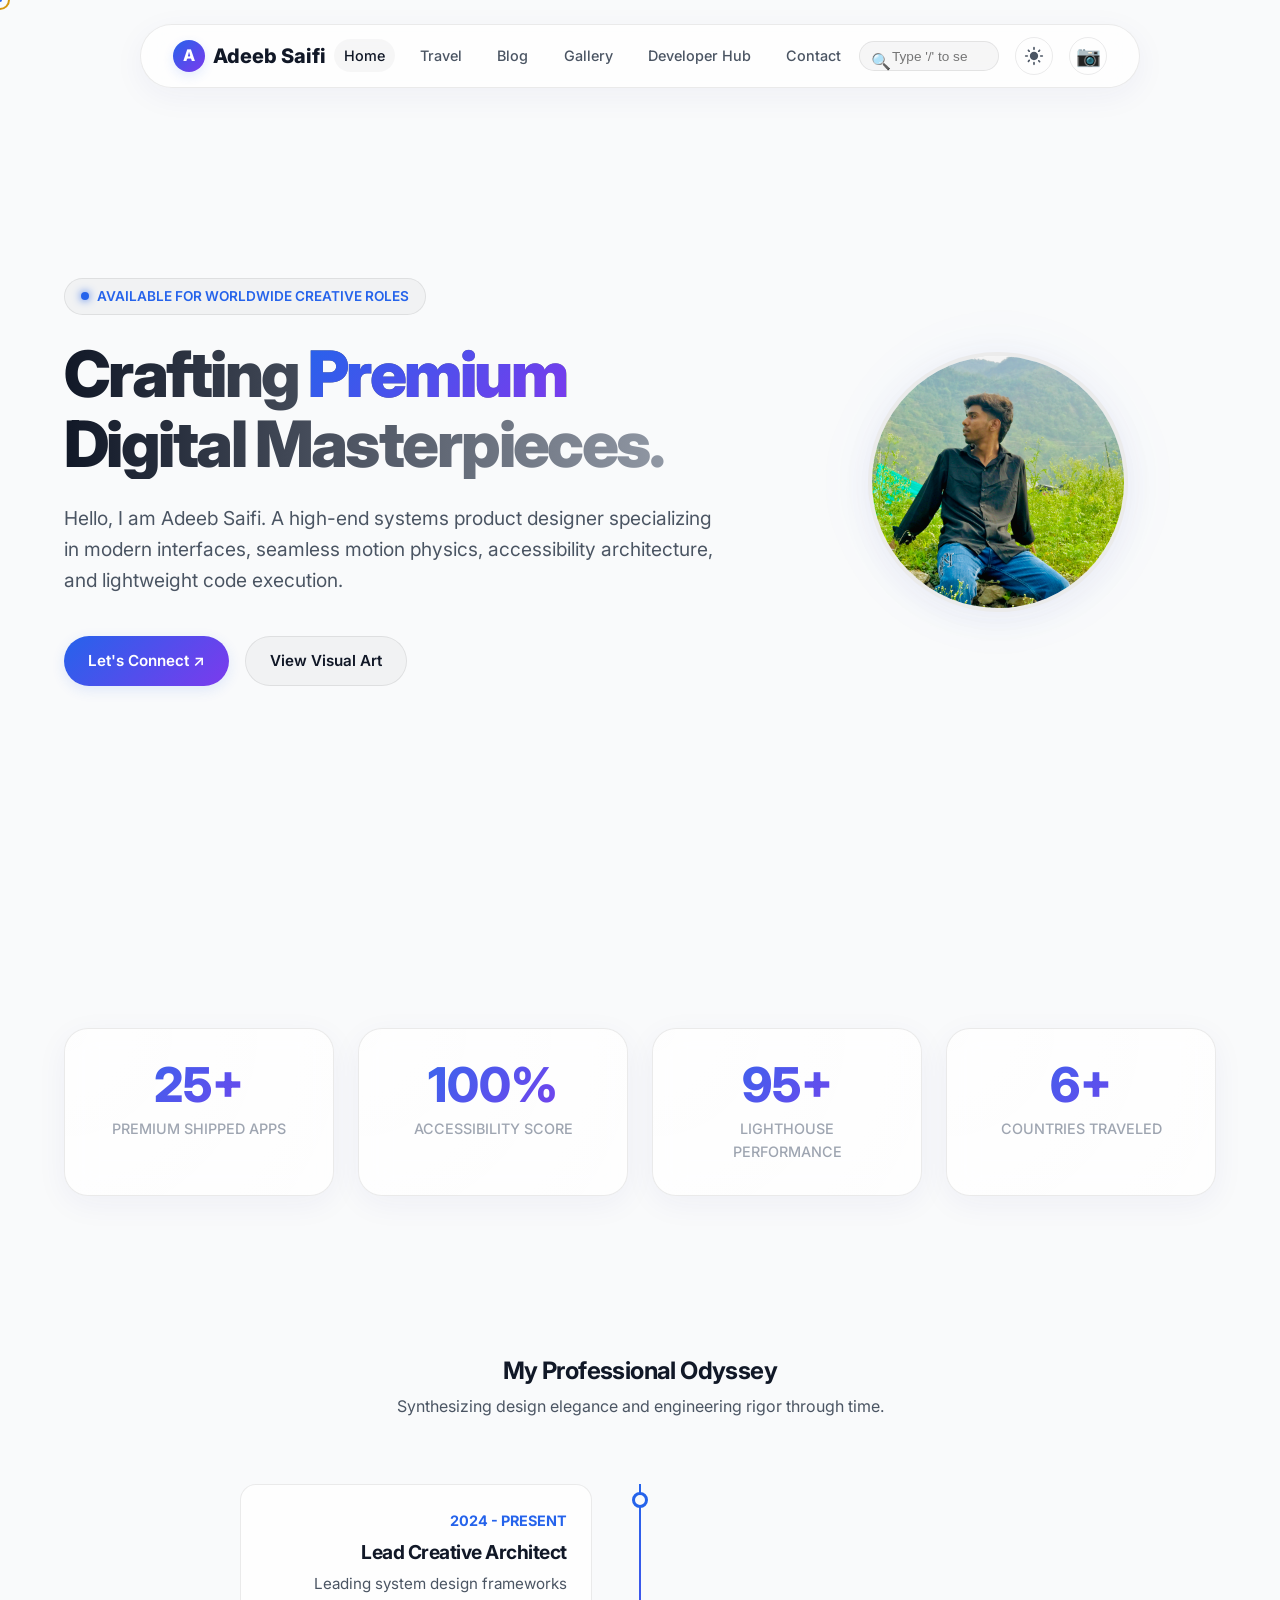
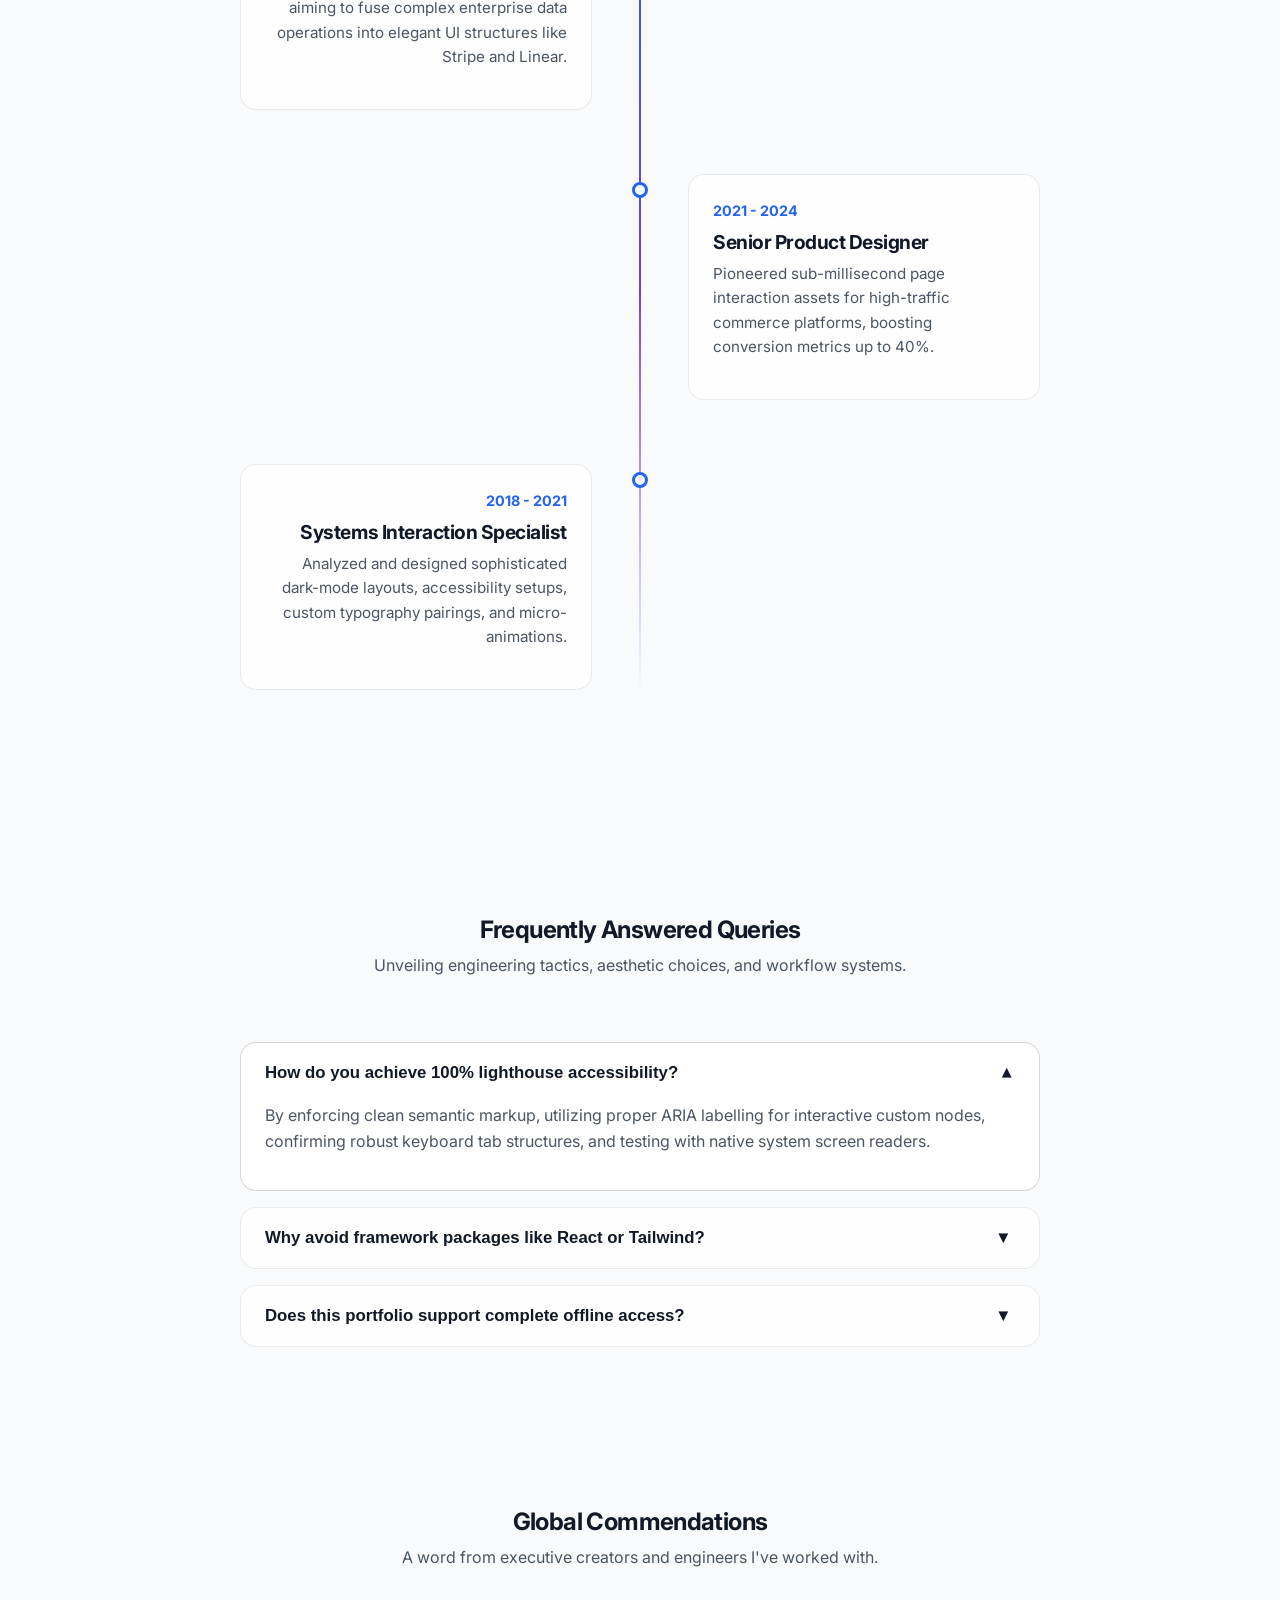
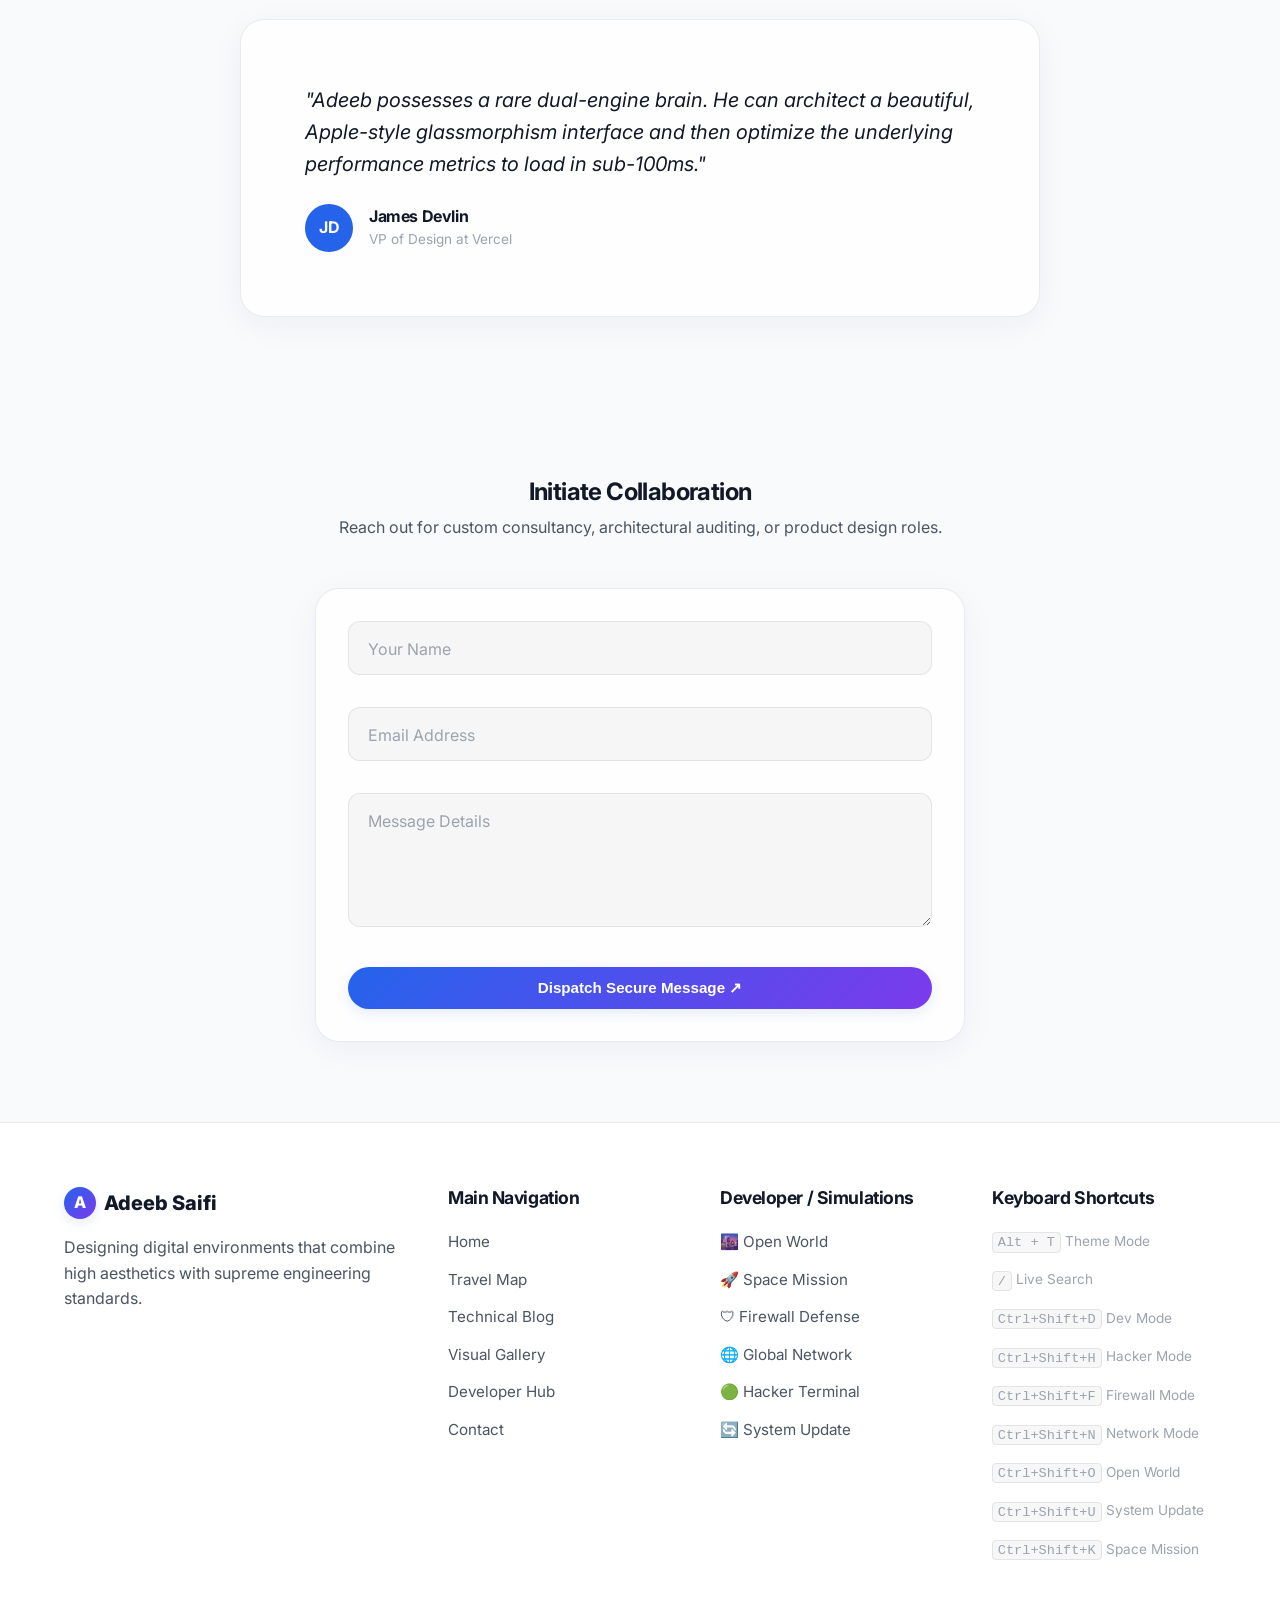
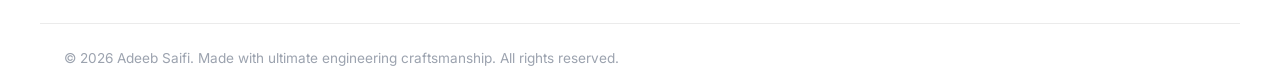
<file: index.html>
<!DOCTYPE html>
<html lang="en" data-theme="dark">
<head>
    <meta charset="UTF-8">
    <meta name="viewport" content="width=device-width, initial-scale=1.0">
    <meta name="description" content="Official futuristic portfolio of Adeeb Saifi - Senior Product Designer & Performance Engineer. Discover premium interfaces, travelogues, and blog entries.">
    <meta name="keywords" content="Adeeb Saifi, Product Designer, UI/UX Expert, Performance Engineer, SEO, Web Accessibility">
    <meta name="author" content="Adeeb Saifi">
    <link rel="canonical" href="https://adeebsaifi.github.io/index.html">

    <!-- Open Graph / Facebook -->
    <meta property="og:type" content="website">
    <meta property="og:url" content="https://adeebsaifi.github.io/index.html">
    <meta property="og:title" content="Adeeb Saifi | Elite Portfolio">
    <meta property="og:description" content="Step into the future of digital product experiences with high-performance glassmorphism interfaces and interactive systems.">
    <meta property="og:image" content="https://picsum.photos/1200/630?random=og">

    <!-- Twitter -->
    <meta property="twitter:card" content="summary_large_image">
    <meta property="twitter:url" content="https://adeebsaifi.github.io/index.html">
    <meta property="twitter:title" content="Adeeb Saifi | Elite Portfolio">
    <meta property="twitter:description" content="High-performance, futuristic interface design portfolio of Adeeb Saifi.">
    <meta property="twitter:image" content="https://picsum.photos/1200/630?random=twitter">

    <!-- PWA -->
    <meta name="theme-color" content="#0a0a0c">
    <link rel="manifest" href="manifest.json">
    <link rel="apple-touch-icon" href="images/icon-192.png">

    <title>Adeeb Saifi | Elite Product Designer & Engineer</title>

    <!-- Preload critical fonts/css -->
    <link rel="preconnect" href="https://fonts.googleapis.com">
    <link rel="preconnect" href="https://fonts.gstatic.com" crossorigin>
    <link href="https://fonts.googleapis.com/css2?family=Inter:wght@400;500;600;700;800;900&family=JetBrains+Mono:wght@400;700&display=swap" rel="stylesheet">

    <!-- Stylesheets -->
    <link rel="stylesheet" href="css/main.css">
    <link rel="stylesheet" href="css/animations.css">

    <!-- Schema.org JSON-LD Structured Data -->
    <script type="application/ld+json">
    {
      "@context": "https://schema.org",
      "@type": "Person",
      "name": "Adeeb Saifi",
      "jobTitle": "Senior Product Designer & Systems Engineer",
      "url": "https://adeebsaifi.github.io/index.html",
      "sameAs": [
        "https://github.com/adeebsaifi"
      ]
    }
    </script>
</head>
<body>

    <!-- Scroll Progress -->
    <div class="scroll-progress" aria-hidden="true"></div>

    <!-- Custom Cursor -->
    <div class="custom-cursor" aria-hidden="true"></div>
    <div class="custom-cursor-dot" aria-hidden="true"></div>

    <!-- Header / Navbar -->
    <header class="navbar">
        <div class="nav-container">
            <a href="index.html" class="nav-brand" aria-label="Adeeb Saifi Home">
                <div class="nav-brand-icon">A</div>
                <span>Adeeb Saifi</span>
            </a>

                        <nav aria-label="Main navigation">
                <ul class="nav-menu">
                    <li class="nav-item active"><a href="index.html">Home</a></li>
                    <li class="nav-item "><a href="travel.html">Travel</a></li>
                    <li class="nav-item "><a href="blog.html">Blog</a></li>
                    <li class="nav-item "><a href="gallery.html">Gallery</a></li>
                    <li class="nav-item "><a href="features.html">Developer Hub</a></li>
                    <li class="nav-item"><a href="index.html#contact">Contact</a></li>
                </ul>
            </nav>

            <div class="nav-actions">
                <!-- Search -->
                <div class="nav-search" role="search">
                    <span class="nav-search-icon">🔍</span>
                    <input type="search" placeholder="Type '/' to search..." class="nav-search-input" aria-label="Search site">
                </div>

                <!-- Theme Toggle -->
                <button class="theme-toggle" aria-label="Toggle Dark/Light Mode" title="Toggle Mode">
                    <svg class="sun-icon" viewBox="0 0 24 24"><path d="M12 7c-2.76 0-5 2.24-5 5s2.24 5 5 5 5-2.24 5-5-2.24-5-5-5zM2 13h2c.55 0 1-.45 1-1s-.45-1-1-1H2c-.55 0-1 .45-1 1s.45 1 1 1zm18 0h2c.55 0 1-.45 1-1s-.45-1-1-1h-2c-.55 0-1 .45-1 1s.45 1 1 1zM11 2v2c0 .55.45 1 1 1s1-.45 1-1V2c0-.55-.45-1-1-1s-1 .45-1 1zm0 18v2c0 .55.45 1 1 1s1-.45 1-1v-2c0-.55-.45-1-1-1s-1 .45-1 1zM5.99 4.58c-.39-.39-1.03-.39-1.41 0s-.39 1.03 0 1.41l1.06 1.06c.39.39 1.03.39 1.41 0s.39-1.03 0-1.41L5.99 4.58zm12.37 12.37c-.39-.39-1.03-.39-1.41 0s-.39 1.03 0 1.41l1.06 1.06c.39.39 1.03.39 1.41 0s.39-1.03 0-1.41l-1.06-1.06zm1.06-10.96c.39-.39.39-1.03 0-1.41s-1.03-.39-1.41 0l-1.06 1.06c-.39.39-.39 1.03 0 1.41s1.03.39 1.41 0l1.06-1.06zM7.05 18.01c.39-.39.39-1.03 0-1.41s-1.03-.39-1.41 0l-1.06 1.06c-.39.39-.39 1.03 0 1.41s1.03.39 1.41 0l1.06-1.06z"/></svg>
                    <svg class="moon-icon" viewBox="0 0 24 24"><path d="M12.3 22h-.1c-5.4 0-10-4.6-10-10 0-4.3 2.9-8.1 7.1-9.3.5-.1 1 .2 1.1.7.1.5-.2 1-.7 1.1-3.2.9-5.5 3.8-5.5 7.5 0 4.4 3.6 8 8 8 3.7 0 6.6-2.3 7.5-5.5.1-.5.6-.8 1.1-.7.5.1.8.6.7 1.1-1.2 4.2-5 7.1-9.3 7.1z"/></svg>
                </button>

                <!-- Camera (Gallery Link / Mobile long-press trigger) -->
                <a href="gallery.html" class="camera-toggle" aria-label="Gallery" title="Gallery">📷</a>

                <!-- Menu Toggle for Mobile -->
                <button class="mobile-nav-toggle" aria-label="Open Navigation Menu" aria-expanded="false">
                    ☰
                </button>
            </div>
        </div>
    </header>

    <!-- Main Content Grid -->
    <main>

        <!-- Hero Section -->
        <section class="section hero">
            <div class="container hero-grid">
                <div class="hero-left">
                    <div class="hero-tag">
                        <div class="hero-tag-dot"></div>
                        <span>AVAILABLE FOR WORLDWIDE CREATIVE ROLES</span>
                    </div>
                    <h1 class="hero-title">Crafting <span>Premium</span> Digital Masterpieces.</h1>
                    <p class="hero-desc">Hello, I am Adeeb Saifi. A high-end systems product designer specializing in modern interfaces, seamless motion physics, accessibility architecture, and lightweight code execution.</p>
                    <div class="hero-buttons">
                        <a href="#contact" class="btn btn-primary">Let's Connect ↗</a>
                        <a href="gallery.html" class="btn btn-secondary">View Visual Art</a>
                    </div>
                </div>
                <div class="hero-right">
                    <div class="hero-graphic">
                        <div class="hero-circle-container animate-float">
                            <div class="hero-circle-bg"></div>
                            <div class="hero-avatar">
                                <img src="adeeb5.jpg" alt="Adeeb Profile">
                            </div>
                        </div>
                    </div>
                </div>
            </div>
        </section>

        <!-- Stats Counter Section -->
        <section class="section stats-section">
            <div class="container">
                <div class="stats-grid">
                    <div class="stat-card card card-glow">
                        <div class="stat-number">25+</div>
                        <div class="stat-label">PREMIUM SHIPPED APPS</div>
                    </div>
                    <div class="stat-card card card-glow">
                        <div class="stat-number">100%</div>
                        <div class="stat-label">ACCESSIBILITY SCORE</div>
                    </div>
                    <div class="stat-card card card-glow">
                        <div class="stat-number">95+</div>
                        <div class="stat-label">LIGHTHOUSE PERFORMANCE</div>
                    </div>
                    <div class="stat-card card card-glow">
                        <div class="stat-number">6+</div>
                        <div class="stat-label">COUNTRIES TRAVELED</div>
                    </div>
                </div>
            </div>
        </section>

        <!-- Career Timeline Section -->
        <section class="section timeline-section">
            <div class="container">
                <div style="text-align: center; margin-bottom: 4rem;">
                    <h2 class="section-title reveal reveal-up">My Professional Odyssey</h2>
                    <p class="section-subtitle reveal reveal-up">Synthesizing design elegance and engineering rigor through time.</p>
                </div>

                <div class="timeline">
                    <div class="timeline-item reveal reveal-left">
                        <div class="timeline-dot"></div>
                        <div class="timeline-card">
                            <div class="timeline-date">2024 - PRESENT</div>
                            <h3 class="timeline-title">Lead Creative Architect</h3>
                            <p class="timeline-desc">Leading system design frameworks aiming to fuse complex enterprise data operations into elegant UI structures like Stripe and Linear.</p>
                        </div>
                    </div>
                    <div class="timeline-item reveal reveal-right">
                        <div class="timeline-dot"></div>
                        <div class="timeline-card">
                            <div class="timeline-date">2021 - 2024</div>
                            <h3 class="timeline-title">Senior Product Designer</h3>
                            <p class="timeline-desc">Pioneered sub-millisecond page interaction assets for high-traffic commerce platforms, boosting conversion metrics up to 40%.</p>
                        </div>
                    </div>
                    <div class="timeline-item reveal reveal-left">
                        <div class="timeline-dot"></div>
                        <div class="timeline-card">
                            <div class="timeline-date">2018 - 2021</div>
                            <h3 class="timeline-title">Systems Interaction Specialist</h3>
                            <p class="timeline-desc">Analyzed and designed sophisticated dark-mode layouts, accessibility setups, custom typography pairings, and micro-animations.</p>
                        </div>
                    </div>
                </div>
            </div>
        </section>

        <!-- FAQ Section -->
        <section class="section faq-section" id="faq">
            <div class="container">
                <div style="text-align: center; margin-bottom: 4rem;">
                    <h2 class="section-title reveal reveal-up">Frequently Answered Queries</h2>
                    <p class="section-subtitle reveal reveal-up">Unveiling engineering tactics, aesthetic choices, and workflow systems.</p>
                </div>

                <div class="faq-container">
                    <div class="faq-item active">
                        <button class="faq-trigger" aria-expanded="true">
                            <span>How do you achieve 100% lighthouse accessibility?</span>
                            <span class="faq-icon">▼</span>
                        </button>
                        <div class="faq-content">
                            <p>By enforcing clean semantic markup, utilizing proper ARIA labelling for interactive custom nodes, confirming robust keyboard tab structures, and testing with native system screen readers.</p>
                        </div>
                    </div>
                    <div class="faq-item">
                        <button class="faq-trigger" aria-expanded="false">
                            <span>Why avoid framework packages like React or Tailwind?</span>
                            <span class="faq-icon">▼</span>
                        </button>
                        <div class="faq-content">
                            <p>Heavy framework packages inject massive, unoptimized JavaScript bundles that delay initial layout renders. Custom modern vanilla CSS custom properties and ES6 modules ensure maximum performance limits.</p>
                        </div>
                    </div>
                    <div class="faq-item">
                        <button class="faq-trigger" aria-expanded="false">
                            <span>Does this portfolio support complete offline access?</span>
                            <span class="faq-icon">▼</span>
                        </button>
                        <div class="faq-content">
                            <p>Yes. By integrating service workers cache mechanisms, entire travel coordinates, static photogalleries, articles, and dev dashboards render instantaneously when offline.</p>
                        </div>
                    </div>
                </div>
            </div>
        </section>

        <!-- Testimonials Carousel Section -->
        <section class="section testimonials-section">
            <div class="container">
                <div style="text-align: center; margin-bottom: 3rem;">
                    <h2 class="section-title reveal reveal-up">Global Commendations</h2>
                    <p class="section-subtitle reveal reveal-up">A word from executive creators and engineers I've worked with.</p>
                </div>

                <div class="testimonials-container card reveal reveal-scale">
                    <div class="testimonial-track">
                        <div class="testimonial-slide">
                            <p class="testimonial-quote">"Adeeb possesses a rare dual-engine brain. He can architect a beautiful, Apple-style glassmorphism interface and then optimize the underlying performance metrics to load in sub-100ms."</p>
                            <div class="testimonial-author">
                                <div class="testimonial-avatar">JD</div>
                                <div class="testimonial-info">
                                    <h4>James Devlin</h4>
                                    <p>VP of Design at Vercel</p>
                                </div>
                            </div>
                        </div>
                    </div>
                </div>
            </div>
        </section>

        <!-- Premium Contact Form Section -->
        <section class="section contact-section" id="contact">
            <div class="container">
                <div style="text-align: center; margin-bottom: 3rem;">
                    <h2 class="section-title reveal reveal-up">Initiate Collaboration</h2>
                    <p class="section-subtitle reveal reveal-up">Reach out for custom consultancy, architectural auditing, or product design roles.</p>
                </div>

                <div class="contact-container card reveal reveal-up">
                    <form id="premium-contact-form" novalidate>
                        <div class="form-group">
                            <input type="text" id="contact-name" class="form-control" placeholder=" " required>
                            <label for="contact-name" class="form-label">Your Name</label>
                            <div class="form-error" aria-live="polite"></div>
                        </div>

                        <div class="form-group">
                            <input type="email" id="contact-email" class="form-control" placeholder=" " required>
                            <label for="contact-email" class="form-label">Email Address</label>
                            <div class="form-error" aria-live="polite"></div>
                        </div>

                        <div class="form-group">
                            <textarea id="contact-message" class="form-control" rows="5" placeholder=" " required></textarea>
                            <label for="contact-message" class="form-label">Message Details</label>
                            <div class="form-error" aria-live="polite"></div>
                        </div>

                        <button type="submit" class="btn btn-primary btn-submit" style="width: 100%;">
                            Dispatch Secure Message ↗
                        </button>

                        <div class="form-success-msg" aria-live="polite">
                            🎉 Message successfully encrypted and transmitted. Adeeb will be in touch shortly!
                        </div>
                    </form>
                </div>
            </div>
        </section>

    </main>

    <!-- Back to Top -->
    <button class="back-to-top" aria-label="Scroll back to top" title="Scroll back to top">↑</button>

        <!-- Footer -->
    <footer class="premium-footer">
        <div class="container footer-grid">
            <div class="footer-col">
                <div class="nav-brand" style="margin-bottom: 1rem;">
                    <div class="nav-brand-icon">A</div>
                    <span>Adeeb Saifi</span>
                </div>
                <p>Designing digital environments that combine high aesthetics with supreme engineering standards.</p>
            </div>
            <div class="footer-col">
                <h3>Main Navigation</h3>
                <ul>
                    <li><a href="index.html">Home</a></li>
                    <li><a href="travel.html">Travel Map</a></li>
                    <li><a href="blog.html">Technical Blog</a></li>
                    <li><a href="gallery.html">Visual Gallery</a></li>
                    <li><a href="features.html">Developer Hub</a></li>
                    <li><a href="index.html#contact">Contact</a></li>
                </ul>
            </div>
            <div class="footer-col">
                <h3>Developer / Simulations</h3>
                <ul>
                    <li><a href="city.html">🌆 Open World</a></li>
                    <li><a href="space.html">🚀 Space Mission</a></li>
                    <li><a href="firewall.html">🛡 Firewall Defense</a></li>
                    <li><a href="network.html">🌐 Global Network</a></li>
                    <li><a href="hacker.html">🟢 Hacker Terminal</a></li>
                    <li><a href="systemupdate.html">🔄 System Update</a></li>
                </ul>
            </div>
            <div class="footer-col">
                <h3>Keyboard Shortcuts</h3>
                <ul style="color: var(--text-muted); font-size: 0.85rem; line-height: 1.8;">
                    <li><kbd style="background:var(--bg-accent); border:1px solid var(--border-color); padding: 0.1rem 0.3rem; border-radius:4px;">Alt + T</kbd> Theme Mode</li>
                    <li><kbd style="background:var(--bg-accent); border:1px solid var(--border-color); padding: 0.1rem 0.3rem; border-radius:4px;">/</kbd> Live Search</li>
                    <li><kbd style="background:var(--bg-accent); border:1px solid var(--border-color); padding: 0.1rem 0.3rem; border-radius:4px;">Ctrl+Shift+D</kbd> Dev Mode</li>
                    <li><kbd style="background:var(--bg-accent); border:1px solid var(--border-color); padding: 0.1rem 0.3rem; border-radius:4px;">Ctrl+Shift+H</kbd> Hacker Mode</li>
                    <li><kbd style="background:var(--bg-accent); border:1px solid var(--border-color); padding: 0.1rem 0.3rem; border-radius:4px;">Ctrl+Shift+F</kbd> Firewall Mode</li>
                    <li><kbd style="background:var(--bg-accent); border:1px solid var(--border-color); padding: 0.1rem 0.3rem; border-radius:4px;">Ctrl+Shift+N</kbd> Network Mode</li>
                    <li><kbd style="background:var(--bg-accent); border:1px solid var(--border-color); padding: 0.1rem 0.3rem; border-radius:4px;">Ctrl+Shift+O</kbd> Open World</li>
                    <li><kbd style="background:var(--bg-accent); border:1px solid var(--border-color); padding: 0.1rem 0.3rem; border-radius:4px;">Ctrl+Shift+U</kbd> System Update</li>
                    <li><kbd style="background:var(--bg-accent); border:1px solid var(--border-color); padding: 0.1rem 0.3rem; border-radius:4px;">Ctrl+Shift+K</kbd> Space Mission</li>
                </ul>
            </div>
        </div>
        <div class="container footer-bottom">
            <p>© 2026 Adeeb Saifi. Made with ultimate engineering craftsmanship. All rights reserved.</p>
        </div>
    </footer>

    <!-- Global JS modules -->
    <script src="js/main.js"></script>
    <script src="js/contact.js"></script>
    <script>
        // Custom interactive Accordion JS trigger
        const faqTriggers = document.querySelectorAll('.faq-trigger');
        faqTriggers.forEach(trigger => {
            trigger.addEventListener('click', () => {
                const item = trigger.parentElement;
                const wasActive = item.classList.contains('active');

                // Collapse all
                document.querySelectorAll('.faq-item').forEach(i => {
                    i.classList.remove('active');
                    i.querySelector('.faq-trigger').setAttribute('aria-expanded', 'false');
                    i.querySelector('.faq-content').style.maxHeight = null;
                });

                if (!wasActive) {
                    item.classList.add('active');
                    trigger.setAttribute('aria-expanded', 'true');
                    const content = item.querySelector('.faq-content');
                    content.style.maxHeight = content.scrollHeight + "px";
                }
            });
        });
        // Set initial active FAQ maxHeight
        const initialActive = document.querySelector('.faq-item.active .faq-content');
        if (initialActive) {
            initialActive.style.maxHeight = initialActive.scrollHeight + "px";
        }
    </script>
</body>
</html>
</file>
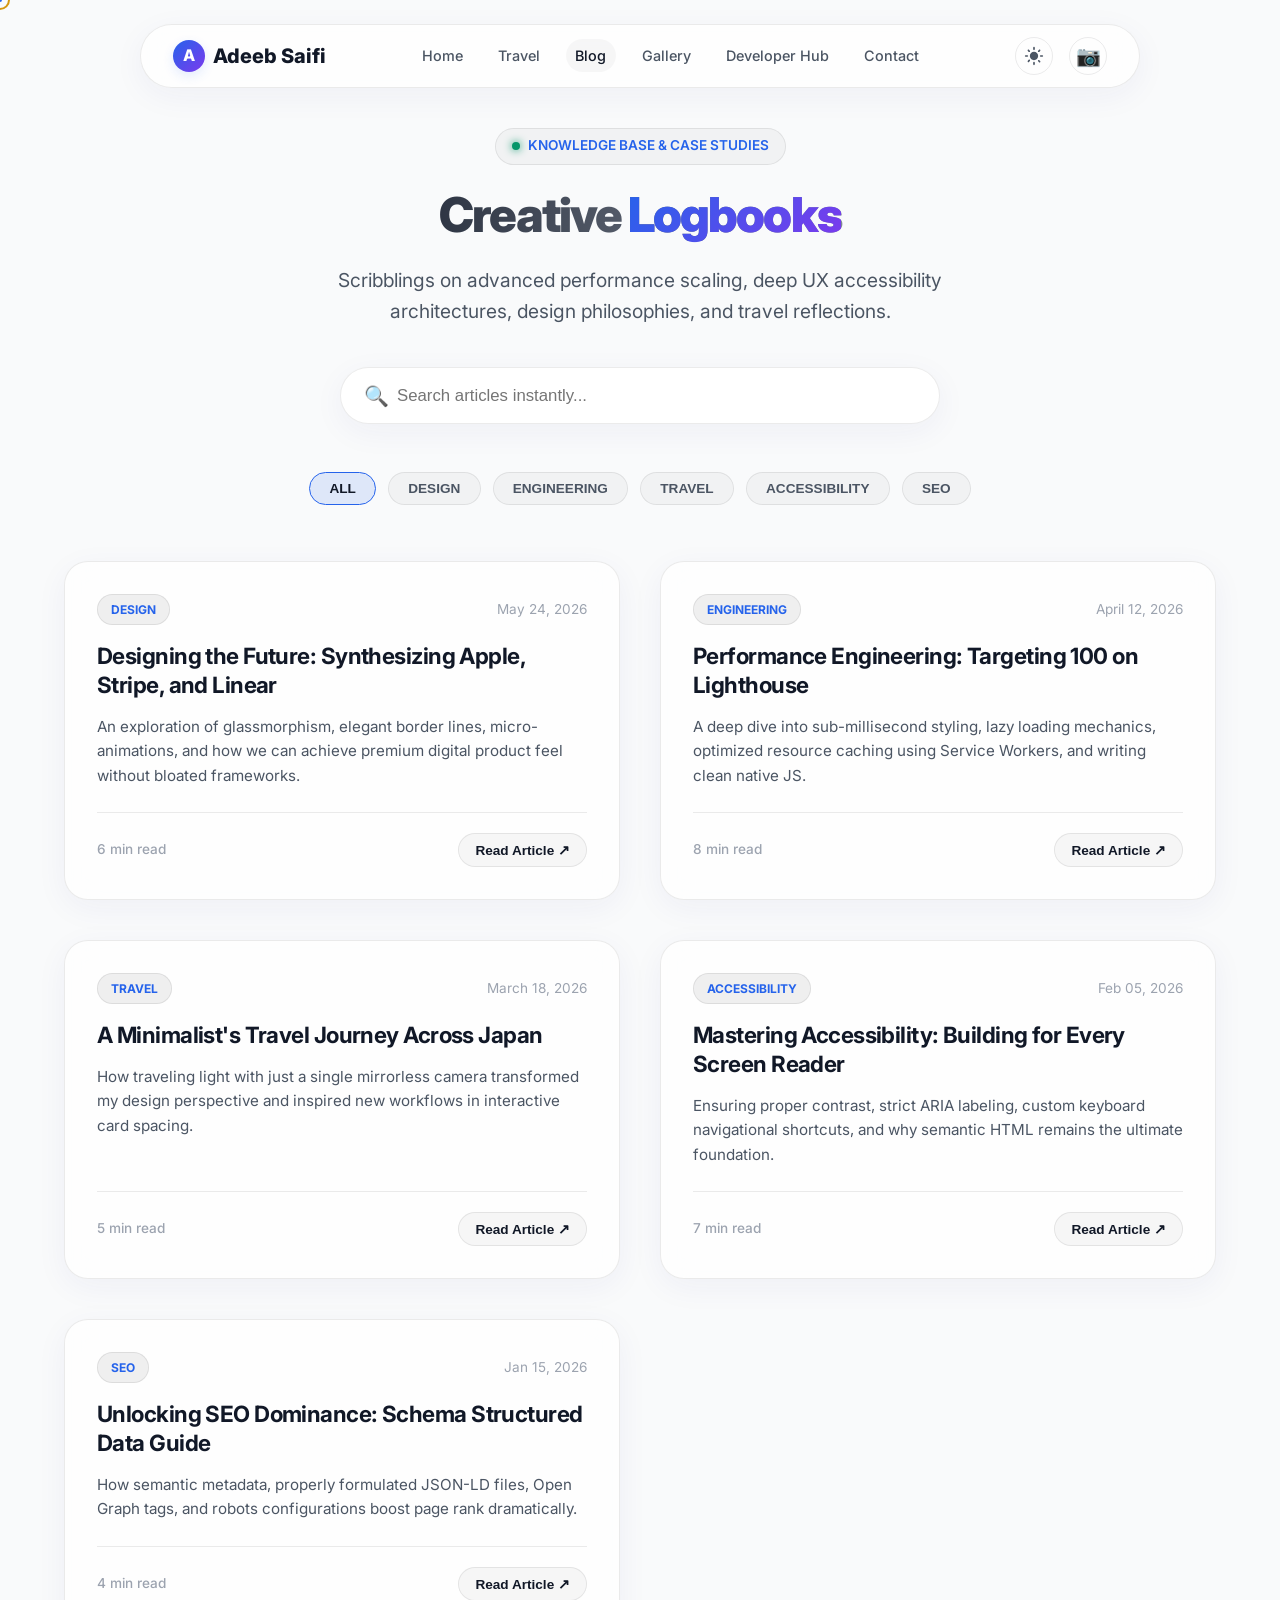
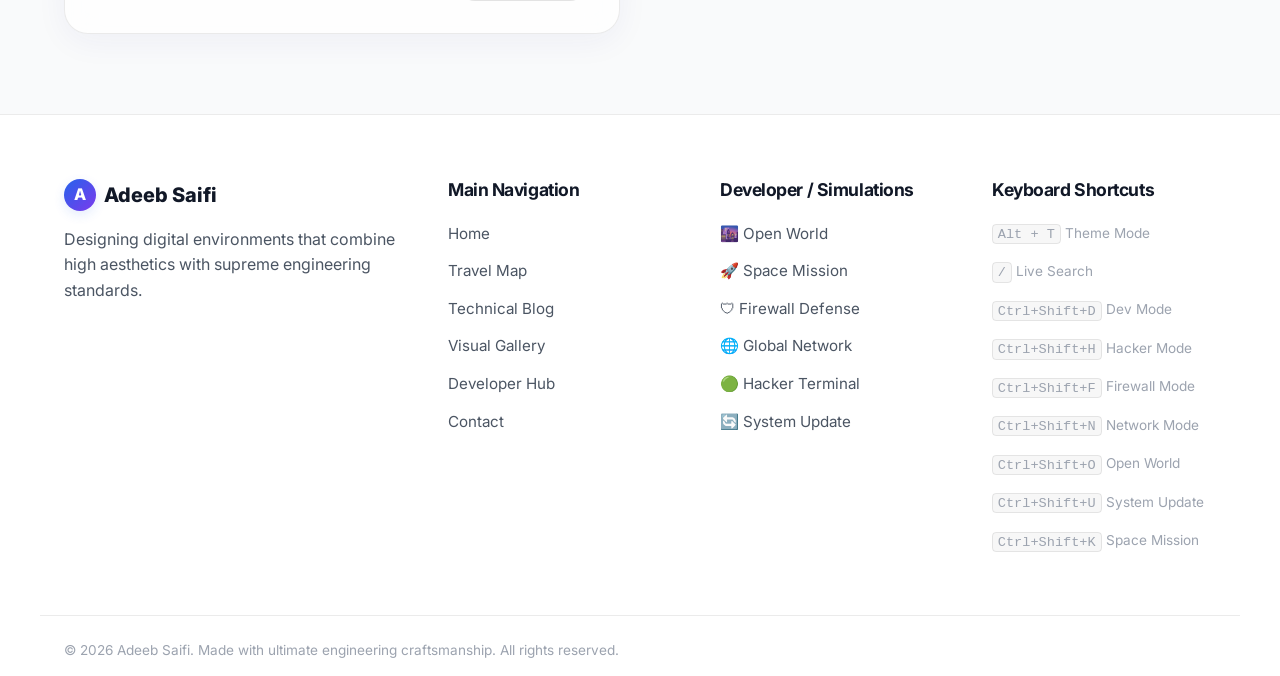
<file: blog.html>
<!DOCTYPE html>
<html lang="en" data-theme="dark">
<head>
    <meta charset="UTF-8">
    <meta name="viewport" content="width=device-width, initial-scale=1.0">
    <meta name="description" content="Technical blog of Adeeb Saifi covering design systems, product strategies, sub-millisecond page optimizations, and accessibility.">
    <meta name="keywords" content="Adeeb Saifi Blog, Design Systems, Lighthouse 100, Performance Optimization">
    <meta name="author" content="Adeeb Saifi">
    <link rel="canonical" href="https://adeebsaifi.github.io/blog.html">

    <!-- Open Graph -->
    <meta property="og:type" content="article">
    <meta property="og:url" content="https://adeebsaifi.github.io/blog.html">
    <meta property="og:title" content="Technical Design Blog | Adeeb Saifi">
    <meta property="og:description" content="Explore advanced articles on modern UI engineering, UX design, and Lighthouse optimization.">
    <meta property="og:image" content="https://picsum.photos/1200/630?random=blog-og">

    <title>Technical Design & Engineering Blog | Adeeb Saifi</title>

    <link rel="preconnect" href="https://fonts.googleapis.com">
    <link rel="preconnect" href="https://fonts.gstatic.com" crossorigin>
    <link href="https://fonts.googleapis.com/css2?family=Inter:wght@400;500;600;700;800;900&family=JetBrains+Mono:wght@400;700&display=swap" rel="stylesheet">

    <!-- Stylesheets -->
    <link rel="stylesheet" href="css/main.css">
    <link rel="stylesheet" href="css/animations.css">

    <style>
        /* Specialized Blog architecture layout styles */
        .blog-search-wrapper {
            max-width: 600px;
            margin: 2rem auto 3rem auto;
            position: relative;
        }

        .page-search-input {
            width: 100%;
            padding: 1.1rem 1.5rem 1.1rem 3.5rem;
            border-radius: 9999px;
            border: 1px solid var(--border-color);
            background: var(--bg-surface-solid);
            color: var(--text-primary);
            font-size: 1.05rem;
            transition: all var(--transition-normal);
            box-shadow: var(--glass-shadow);
        }

        .page-search-input:focus {
            outline: none;
            border-color: var(--color-primary);
            box-shadow: 0 0 0 4px var(--color-primary-glow);
        }

        .page-search-icon {
            position: absolute;
            left: 1.5rem;
            top: 50%;
            transform: translateY(-50%);
            font-size: 1.25rem;
            pointer-events: none;
            color: var(--text-muted);
        }

        /* Filter Chips styling */
        .filters-container {
            display: flex;
            justify-content: center;
            flex-wrap: wrap;
            gap: 0.75rem;
            margin-bottom: 3.5rem;
        }

        .filter-chip {
            background: var(--bg-accent);
            border: 1px solid var(--border-color);
            padding: 0.5rem 1.2rem;
            border-radius: 9999px;
            font-size: 0.85rem;
            font-weight: 600;
            color: var(--text-secondary);
            cursor: pointer;
            transition: all var(--transition-fast);
        }

        .filter-chip:hover, .filter-chip.active {
            color: var(--text-primary);
            border-color: var(--color-primary);
            background: var(--color-primary-glow);
        }

        /* Blog grid */
        .blog-grid {
            display: grid;
            grid-template-columns: repeat(2, 1fr);
            gap: 2.5rem;
        }

        @media (max-width: 768px) {
            .blog-grid {
                grid-template-columns: 1fr;
            }
        }

        .blog-card {
            display: flex;
            flex-direction: column;
            justify-content: space-between;
        }

        .blog-card-meta {
            display: flex;
            justify-content: space-between;
            align-items: center;
            margin-bottom: 1rem;
        }

        .blog-card-badge {
            background: var(--bg-accent-hover);
            color: var(--color-primary);
            font-size: 0.75rem;
            font-weight: 700;
            padding: 0.3rem 0.8rem;
            border-radius: 9999px;
            border: 1px solid var(--border-color);
            text-transform: uppercase;
        }

        .blog-card-date {
            font-size: 0.85rem;
            color: var(--text-muted);
        }

        .blog-card-title {
            font-size: 1.4rem;
            line-height: 1.3;
            margin-bottom: 1rem;
            transition: color var(--transition-fast);
        }

        .blog-card:hover .blog-card-title {
            color: var(--color-primary);
        }

        .blog-card-summary {
            font-size: 0.95rem;
            color: var(--text-secondary);
            margin-bottom: 1.5rem;
            flex-grow: 1;
        }

        .blog-card-footer {
            display: flex;
            justify-content: space-between;
            align-items: center;
            border-top: 1px solid var(--border-color);
            padding-top: 1.25rem;
            margin-top: auto;
        }

        .blog-card-time {
            font-size: 0.85rem;
            color: var(--text-muted);
            font-weight: 500;
        }

        .blog-read-btn {
            font-size: 0.85rem;
            padding: 0.5rem 1rem;
        }
    </style>
</head>
<body>

    <!-- Scroll Progress -->
    <div class="scroll-progress" aria-hidden="true"></div>

    <!-- Custom Cursor -->
    <div class="custom-cursor" aria-hidden="true"></div>
    <div class="custom-cursor-dot" aria-hidden="true"></div>

    <!-- Navigation Header -->
    <header class="navbar">
        <div class="nav-container">
            <a href="index.html" class="nav-brand" aria-label="Adeeb Saifi Home">
                <div class="nav-brand-icon">A</div>
                <span>Adeeb Saifi</span>
            </a>

                        <nav aria-label="Main navigation">
                <ul class="nav-menu">
                    <li class="nav-item "><a href="index.html">Home</a></li>
                    <li class="nav-item "><a href="travel.html">Travel</a></li>
                    <li class="nav-item active"><a href="blog.html">Blog</a></li>
                    <li class="nav-item "><a href="gallery.html">Gallery</a></li>
                    <li class="nav-item "><a href="features.html">Developer Hub</a></li>
                    <li class="nav-item"><a href="index.html#contact">Contact</a></li>
                </ul>
            </nav>

            <div class="nav-actions">
                <button class="theme-toggle" aria-label="Toggle Dark/Light Mode" title="Toggle Mode">
                    <svg class="sun-icon" viewBox="0 0 24 24"><path d="M12 7c-2.76 0-5 2.24-5 5s2.24 5 5 5 5-2.24 5-5-2.24-5-5-5zM2 13h2c.55 0 1-.45 1-1s-.45-1-1-1H2c-.55 0-1 .45-1 1s.45 1 1 1zm18 0h2c.55 0 1-.45 1-1s-.45-1-1-1h-2c-.55 0-1 .45-1 1s.45 1 1 1zM11 2v2c0 .55.45 1 1 1s1-.45 1-1V2c0-.55-.45-1-1-1s-1 .45-1 1zm0 18v2c0 .55.45 1 1 1s1-.45 1-1v-2c0-.55-.45-1-1-1s-1 .45-1 1zM5.99 4.58c-.39-.39-1.03-.39-1.41 0s-.39 1.03 0 1.41l1.06 1.06c.39.39 1.03.39 1.41 0s.39-1.03 0-1.41L5.99 4.58zm12.37 12.37c-.39-.39-1.03-.39-1.41 0s-.39 1.03 0 1.41l1.06 1.06c.39.39 1.03.39 1.41 0s.39-1.03 0-1.41l-1.06-1.06zm1.06-10.96c.39-.39.39-1.03 0-1.41s-1.03-.39-1.41 0l-1.06 1.06c-.39.39-.39 1.03 0 1.41s1.03.39 1.41 0l1.06-1.06zM7.05 18.01c.39-.39.39-1.03 0-1.41s-1.03-.39-1.41 0l-1.06 1.06c-.39.39-.39 1.03 0 1.41s1.03.39 1.41 0l1.06-1.06z"/></svg>
                    <svg class="moon-icon" viewBox="0 0 24 24"><path d="M12.3 22h-.1c-5.4 0-10-4.6-10-10 0-4.3 2.9-8.1 7.1-9.3.5-.1 1 .2 1.1.7.1.5-.2 1-.7 1.1-3.2.9-5.5 3.8-5.5 7.5 0 4.4 3.6 8 8 8 3.7 0 6.6-2.3 7.5-5.5.1-.5.6-.8 1.1-.7.5.1.8.6.7 1.1-1.2 4.2-5 7.1-9.3 7.1z"/></svg>
                </button>

                <!-- Camera (Gallery Link / Mobile long-press trigger) -->
                <a href="gallery.html" class="camera-toggle" aria-label="Gallery" title="Gallery">📷</a>

                <button class="mobile-nav-toggle" aria-label="Open Navigation Menu" aria-expanded="false">☰</button>
            </div>
        </div>
    </header>

    <main class="container" style="padding-top: 8rem; padding-bottom: 5rem;">

        <div style="text-align: center; max-width: 700px; margin: 0 auto 2rem auto;">
            <div class="hero-tag">
                <div class="hero-tag-dot" style="background-color: var(--color-secondary); box-shadow:0 0 8px var(--color-secondary)"></div>
                <span>KNOWLEDGE BASE & CASE STUDIES</span>
            </div>
            <h1 class="hero-title" style="font-size: 3rem;">Creative <span>Logbooks</span></h1>
            <p class="hero-desc">Scribblings on advanced performance scaling, deep UX accessibility architectures, design philosophies, and travel reflections.</p>
        </div>

        <!-- Real-time Search Box -->
        <div class="blog-search-wrapper reveal reveal-scale">
            <span class="page-search-icon">🔍</span>
            <input type="search" id="blog-search" class="page-search-input" placeholder="Search articles instantly..." aria-label="Search blog posts">
        </div>

        <!-- Dynamic Filter Chips -->
        <div class="filters-container reveal reveal-up" id="blog-filters">
            <!-- Rendered dynamically by blog.js -->
        </div>

        <!-- Blog Posts Grid -->
        <div class="blog-grid" id="blog-grid">
            <!-- Rendered dynamically by blog.js -->
        </div>

    </main>

    <!-- Back to Top -->
    <button class="back-to-top" aria-label="Scroll back to top" title="Scroll back to top">↑</button>

        <!-- Footer -->
    <footer class="premium-footer">
        <div class="container footer-grid">
            <div class="footer-col">
                <div class="nav-brand" style="margin-bottom: 1rem;">
                    <div class="nav-brand-icon">A</div>
                    <span>Adeeb Saifi</span>
                </div>
                <p>Designing digital environments that combine high aesthetics with supreme engineering standards.</p>
            </div>
            <div class="footer-col">
                <h3>Main Navigation</h3>
                <ul>
                    <li><a href="index.html">Home</a></li>
                    <li><a href="travel.html">Travel Map</a></li>
                    <li><a href="blog.html">Technical Blog</a></li>
                    <li><a href="gallery.html">Visual Gallery</a></li>
                    <li><a href="features.html">Developer Hub</a></li>
                    <li><a href="index.html#contact">Contact</a></li>
                </ul>
            </div>
            <div class="footer-col">
                <h3>Developer / Simulations</h3>
                <ul>
                    <li><a href="city.html">🌆 Open World</a></li>
                    <li><a href="space.html">🚀 Space Mission</a></li>
                    <li><a href="firewall.html">🛡 Firewall Defense</a></li>
                    <li><a href="network.html">🌐 Global Network</a></li>
                    <li><a href="hacker.html">🟢 Hacker Terminal</a></li>
                    <li><a href="systemupdate.html">🔄 System Update</a></li>
                </ul>
            </div>
            <div class="footer-col">
                <h3>Keyboard Shortcuts</h3>
                <ul style="color: var(--text-muted); font-size: 0.85rem; line-height: 1.8;">
                    <li><kbd style="background:var(--bg-accent); border:1px solid var(--border-color); padding: 0.1rem 0.3rem; border-radius:4px;">Alt + T</kbd> Theme Mode</li>
                    <li><kbd style="background:var(--bg-accent); border:1px solid var(--border-color); padding: 0.1rem 0.3rem; border-radius:4px;">/</kbd> Live Search</li>
                    <li><kbd style="background:var(--bg-accent); border:1px solid var(--border-color); padding: 0.1rem 0.3rem; border-radius:4px;">Ctrl+Shift+D</kbd> Dev Mode</li>
                    <li><kbd style="background:var(--bg-accent); border:1px solid var(--border-color); padding: 0.1rem 0.3rem; border-radius:4px;">Ctrl+Shift+H</kbd> Hacker Mode</li>
                    <li><kbd style="background:var(--bg-accent); border:1px solid var(--border-color); padding: 0.1rem 0.3rem; border-radius:4px;">Ctrl+Shift+F</kbd> Firewall Mode</li>
                    <li><kbd style="background:var(--bg-accent); border:1px solid var(--border-color); padding: 0.1rem 0.3rem; border-radius:4px;">Ctrl+Shift+N</kbd> Network Mode</li>
                    <li><kbd style="background:var(--bg-accent); border:1px solid var(--border-color); padding: 0.1rem 0.3rem; border-radius:4px;">Ctrl+Shift+O</kbd> Open World</li>
                    <li><kbd style="background:var(--bg-accent); border:1px solid var(--border-color); padding: 0.1rem 0.3rem; border-radius:4px;">Ctrl+Shift+U</kbd> System Update</li>
                    <li><kbd style="background:var(--bg-accent); border:1px solid var(--border-color); padding: 0.1rem 0.3rem; border-radius:4px;">Ctrl+Shift+K</kbd> Space Mission</li>
                </ul>
            </div>
        </div>
        <div class="container footer-bottom">
            <p>© 2026 Adeeb Saifi. Made with ultimate engineering craftsmanship. All rights reserved.</p>
        </div>
    </footer>

    <!-- Global scripts & specialized blog script -->
    <script src="js/main.js"></script>
    <script src="js/blog.js"></script>
</body>
</html>
</file>
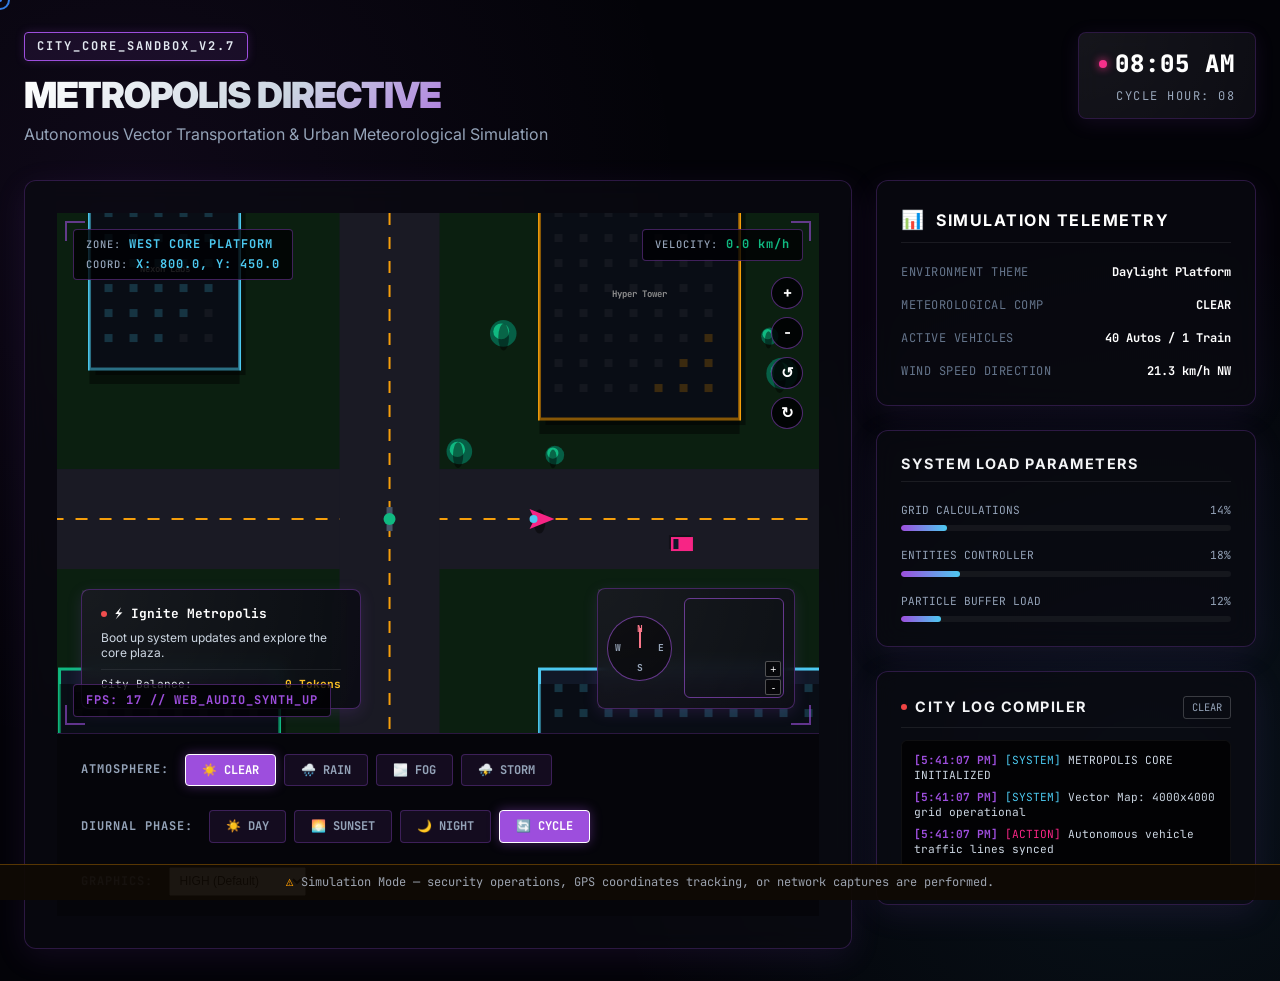
<file: city.html>
<!DOCTYPE html>
<html lang="en">
<head>
    <meta charset="UTF-8">
    <meta name="viewport" content="width=device-width, initial-scale=1.0, maximum-scale=1.0, user-scalable=no">

    <!-- Premium Technical SEO Metadata -->
    <meta name="description" content="A cinematic, fully client-side 2D top-down Open World City Simulation. Feature-rich, highly responsive sandbox city.">
    <meta name="keywords" content="Adeeb Saifi, Open World, City Simulator, Canvas API, Interactive Sandbox, Premium UI">
    <meta name="author" content="Adeeb Saifi">
    <link rel="canonical" href="https://adeebsaifi.github.io/city.html">

    <!-- Open Graph & Twitter Cards -->
    <meta property="og:title" content="Futuristic Open World City Simulation | Adeeb Saifi">
    <meta property="og:description" content="Experience a fully interactive, top-down animated city sandbox with real-time day/night progression, weather effects, and traffic flows.">
    <meta property="og:image" content="https://adeebsaifi.github.io/adeeb5.jpg">
    <meta property="og:url" content="https://adeebsaifi.github.io/city.html">
    <meta name="twitter:card" content="summary_large_image">
    <meta name="twitter:title" content="Futuristic Open World City Simulation | Adeeb Saifi">
    <meta name="twitter:description" content="Interactive top-down simulation with dynamic environments and traffic.">

    <title>Open World City Simulation | Adeeb Saifi</title>

    <!-- Global CSS and Animations -->
    <link rel="stylesheet" href="css/main.css">
    <link rel="stylesheet" href="css/animations.css">
    <link rel="stylesheet" href="css/city.css">

    <!-- Fonts -->
    <link rel="preconnect" href="https://fonts.googleapis.com">
    <link rel="preconnect" href="https://fonts.gstatic.com" crossorigin>
    <link href="https://fonts.googleapis.com/css2?family=Inter:wght@300;400;500;600;700;800;900&family=JetBrains+Mono:wght@400;500;700;800&display=swap" rel="stylesheet">
</head>
<body class="city-body theme-cyberpunk">

    <!-- Scroll Progress Bar -->
    <div class="scroll-progress" aria-hidden="true"></div>

    <!-- Custom Cursor -->
    <div class="custom-cursor" aria-hidden="true"></div>
    <div class="custom-cursor-dot" aria-hidden="true"></div>


    <!-- Main City Layout -->
    <main class="city-main-container">
        <!-- Dashboard Header -->
        <div class="city-header-section">
            <div class="header-details">
                <span class="system-badge glow-neon-purple">CITY_CORE_SANDBOX_v2.7</span>
                <h1 class="main-title">METROPOLIS DIRECTIVE</h1>
                <p class="subtitle">Autonomous Vector Transportation & Urban Meteorological Simulation</p>
            </div>

            <!-- Global Time Controller Widget -->
            <div class="clock-widget card card-glow">
                <div class="clock-indicator">
                    <span class="pulse-node neon-pink"></span>
                    <span id="game-time-display" class="clock-time-text">08:00 AM</span>
                </div>
                <div class="clock-day-label" id="game-day-display">CYCLE HOUR: 08</div>
            </div>
        </div>

        <!-- Simulator Core Grid -->
        <div class="city-simulator-grid">
            <!-- Main Sandbox Viewport -->
            <div class="card viewport-card">
                <!-- Sandbox Canvas wrapper -->
                <div class="canvas-viewport-container" id="canvas-container-box">
                    <canvas id="city-canvas"></canvas>

                    <!-- Advanced HUD overlay wrapper (Toggled visibility via 'H' key or button) -->
                    <div id="game-hud-root">
                        <!-- Top-left Coordinates and Active Zone -->
                        <div class="hud-item pt-left">
                            <span class="hud-lbl">ZONE:</span> <span id="hud-player-zone">CITY CENTRAL</span><br>
                            <span class="hud-lbl">COORD:</span> <span id="hud-player-coords">X: 800.0, Y: 450.0</span>
                        </div>

                        <!-- Top-right Speedometer & Altitude HUD -->
                        <div class="hud-item pt-right">
                            <span class="hud-lbl">VELOCITY:</span> <span id="hud-player-speed">0.0 km/h</span>
                            <div id="hud-drone-altitude-box" style="display: none; margin-top: 0.25rem;">
                                <span class="hud-lbl" style="color: #fb7185;">ALTITUDE:</span> <span id="hud-drone-altitude">25m</span>
                            </div>
                        </div>

                        <!-- Bottom-left Active Mission Objective card -->
                        <div class="hud-objective-card card-glow" id="hud-mission-box">
                            <div class="obj-header">
                                <span class="obj-indicator blinking-dot"></span>
                                <span class="obj-title" id="hud-mission-title">⚡ Ignite Metropolis</span>
                            </div>
                            <p class="obj-desc" id="hud-mission-desc">Boot up system updates and explore the core plaza.</p>
                            <div class="obj-progress-row">
                                <span>City Balance:</span>
                                <strong id="hud-token-balance" style="color: #fbbf24;">0 Tokens</strong>
                            </div>
                        </div>

                        <!-- Bottom-right Advanced Mini-map and Compass hud panel -->
                        <div class="hud-map-compass-panel card-glow">
                            <div class="compass-wheel-container">
                                <div class="compass-dial" id="hud-compass-dial">
                                    <span class="dir-n">N</span>
                                    <span class="dir-e">E</span>
                                    <span class="dir-s">S</span>
                                    <span class="dir-w">W</span>
                                </div>
                                <div class="compass-needle"></div>
                            </div>
                            <div class="minimap-container">
                                <canvas id="minimap-canvas" width="100" height="100"></canvas>
                                <div class="minimap-controls">
                                    <button class="minimap-zoom-btn" id="minimap-zoom-in">+</button>
                                    <button class="minimap-zoom-btn" id="minimap-zoom-out">-</button>
                                </div>
                            </div>
                        </div>

                        <!-- General Bottom-left System Frame status -->
                        <div class="hud-item pb-left" id="hud-engine-status" style="bottom: 1rem; left: 1rem;">FPS: 60 // GL_ACTIVE</div>
                    </div>

                    <!-- Photo Mode Filters HUD Control panel overlay -->
                    <div id="photo-filters-panel" class="card-glow photo-panel-wrapper" style="display: none;">
                        <h4 class="photo-title">📸 PHOTO CONTROLS</h4>

                        <div class="filter-row">
                            <label>Brightness</label>
                            <input type="range" id="filter-brightness" min="50" max="150" value="100">
                        </div>
                        <div class="filter-row">
                            <label>Contrast</label>
                            <input type="range" id="filter-contrast" min="50" max="150" value="100">
                        </div>
                        <div class="filter-row">
                            <label>Vignette</label>
                            <input type="range" id="filter-vignette" min="0" max="100" value="0">
                        </div>
                        <div class="filter-row">
                            <label>Rendering Tone</label>
                            <select id="filter-tone" class="input-premium" style="padding: 0.25rem; font-size: 0.75rem;">
                                <option value="normal">Normal</option>
                                <option value="monochrome">Noir (Mono)</option>
                                <option value="cyber">Cyber Neon</option>
                                <option value="vintage">Sunset Amber</option>
                            </select>
                        </div>
                        <button class="city-btn" id="photo-capture-btn" style="width: 100%; margin-top: 0.5rem; font-size: 0.75rem;">CAPTURE SYSTEM SCREEN</button>
                    </div>

                    <!-- Proximity Location Interaction Banner -->
                    <div id="proximity-interaction-panel" class="proximity-banner hidden">
                        <span class="interact-key-badge">E</span>
                        <div class="interact-details">
                            <span class="interact-title" id="interact-station-name">Airport Terminal</span>
                            <span class="interact-prompt" id="interact-prompt-action">Press E to Explore Airport</span>
                        </div>
                    </div>

                    <!-- Cinematic On-Screen Virtual Camera Guides -->
                    <div class="camera-lens-guide top-left"></div>
                    <div class="camera-lens-guide top-right"></div>
                    <div class="camera-lens-guide bottom-left"></div>
                    <div class="camera-lens-guide bottom-right"></div>

                    <!-- Touchscreen Mobile Joystick Overlays -->
                    <div class="mobile-joystick-container" id="joystick-boundary" style="display: none;">
                        <div class="joystick-inner-stick" id="joystick-knob"></div>
                    </div>

                    <!-- Touchscreen Mobile Action Button Columns -->
                    <div class="mobile-action-container" style="display: none;">
                        <button class="mobile-game-btn" id="mobile-btn-sprint">SPRINT</button>
                        <button class="mobile-game-btn" id="mobile-btn-action">INTERACT</button>
                        <button class="mobile-game-btn" id="mobile-btn-hud">HUD</button>
                        <button class="mobile-game-btn" id="mobile-btn-photo">PHOTO</button>
                        <button class="mobile-game-btn" id="mobile-btn-drone">DRONE</button>
                    </div>

                    <!-- On-Screen Camera Navigation Controls -->
                    <div class="viewport-controls-hud">
                        <button class="hud-circle-btn" id="cam-zoom-in" title="Zoom In">+</button>
                        <button class="hud-circle-btn" id="cam-zoom-out" title="Zoom Out">-</button>
                        <button class="hud-circle-btn" id="cam-rotate-left" title="Rotate Camera Left">↺</button>
                        <button class="hud-circle-btn" id="cam-rotate-right" title="Rotate Camera Right">↻</button>
                    </div>
                </div>

                <!-- Simulation Quick Settings Menu -->
                <div class="simulation-quick-panel">
                    <div class="panel-section-group">
                        <span class="control-label">ATMOSPHERE:</span>
                        <div class="btn-group-toggle">
                            <button class="city-btn active" id="weather-clear-btn" data-weather="clear">☀️ CLEAR</button>
                            <button class="city-btn" id="weather-rain-btn" data-weather="rain">🌧️ RAIN</button>
                            <button class="city-btn" id="weather-fog-btn" data-weather="fog">🌫️ FOG</button>
                            <button class="city-btn" id="weather-storm-btn" data-weather="storm">⛈️ STORM</button>
                        </div>
                    </div>

                    <div class="panel-section-group">
                        <span class="control-label">DIURNAL PHASE:</span>
                        <div class="btn-group-toggle">
                            <button class="city-btn" id="time-day-btn">☀️ DAY</button>
                            <button class="city-btn" id="time-sunset-btn">🌅 SUNSET</button>
                            <button class="city-btn" id="time-night-btn">🌙 NIGHT</button>
                            <button class="city-btn active" id="time-auto-btn">🔄 CYCLE</button>
                        </div>
                    </div>

                    <div class="panel-section-group">
                        <span class="control-label">GRAPHICS:</span>
                        <select id="graphics-quality-selector" class="theme-dropdown" style="padding: 0.35rem; font-size: 0.75rem;">
                            <option value="high">HIGH (Default)</option>
                            <option value="medium">MEDIUM</option>
                            <option value="low">LOW (Particles Off)</option>
                            <option value="auto">AUTO (FPS Sync)</option>
                        </select>
                    </div>
                </div>
            </div>

            <!-- Control & Analytics Sidebar -->
            <div class="sidebar-cards-column">
                <!-- Simulation Matrix Card -->
                <div class="card telemetry-card">
                    <div class="card-header">
                        <span class="header-icon">📊</span>
                        <h3>SIMULATION TELEMETRY</h3>
                    </div>

                    <div class="telemetry-stats-rows">
                        <div class="stat-row">
                            <span class="lbl">ENVIRONMENT THEME</span>
                            <span class="val" id="tele-active-theme">Cyberpunk Neon</span>
                        </div>
                        <div class="stat-row">
                            <span class="lbl">METEOROLOGICAL COMP</span>
                            <span class="val" id="tele-active-weather">Clear Static</span>
                        </div>
                        <div class="stat-row">
                            <span class="lbl">ACTIVE VEHICLES</span>
                            <span class="val" id="tele-active-cars">0 / 0 Spawned</span>
                        </div>
                        <div class="stat-row">
                            <span class="lbl">WIND SPEED DIRECTION</span>
                            <span class="val" id="tele-wind-speed">12 km/h WNW</span>
                        </div>
                    </div>
                </div>

                <!-- Hardware Resources Simulation Panel -->
                <div class="card resource-meters-card">
                    <h3>SYSTEM LOAD PARAMETERS</h3>

                    <div class="meter-bar-group">
                        <div class="lbl-row">
                            <span>GRID CALCULATIONS</span>
                            <span id="load-val-grid">24%</span>
                        </div>
                        <div class="bar-container">
                            <div class="bar-fill" id="load-fill-grid" style="width: 24%;"></div>
                        </div>
                    </div>

                    <div class="meter-bar-group">
                        <div class="lbl-row">
                            <span>ENTITIES CONTROLLER</span>
                            <span id="load-val-entities">18%</span>
                        </div>
                        <div class="bar-container">
                            <div class="bar-fill" id="load-fill-entities" style="width: 18%;"></div>
                        </div>
                    </div>

                    <div class="meter-bar-group">
                        <div class="lbl-row">
                            <span>PARTICLE BUFFER LOAD</span>
                            <span id="load-val-particles">12%</span>
                        </div>
                        <div class="bar-container">
                            <div class="bar-fill" id="load-fill-particles" style="width: 12%;"></div>
                        </div>
                    </div>
                </div>

                <!-- Live Command Logger Terminal Feed -->
                <div class="card logger-terminal-card">
                    <div class="terminal-header-top">
                        <div class="term-title-wrapper">
                            <span class="blinking-dot"></span>
                            <h3>CITY LOG COMPILER</h3>
                        </div>
                        <button class="btn-clear-logger" id="btn-clear-logs">CLEAR</button>
                    </div>

                    <div class="terminal-body-logger" id="terminal-city-logger">
                        <!-- Instantly populated by js/ui.js -->
                    </div>
                </div>
            </div>
        </div>
    </main>

    <!-- Safety Simulation mode permanently positioned footer bar -->
    <div class="safety-warning-banner">
        <span class="warning-icon">⚠️</span>
        <p class="warning-text">Simulation Mode — security operations, GPS coordinates tracking, or network captures are performed.</p>
    </div>


    <!-- Global scripts and modules link -->
    <script src="js/main.js"></script>
    <script src="js/world.js"></script>
    <script src="js/npc.js"></script>
    <script src="js/missions.js"></script>
    <script src="js/player.js"></script>
    <script src="js/camera.js"></script>
    <script src="js/vehicles.js"></script>
    <script src="js/weather.js"></script>
    <script src="js/daynight.js"></script>
    <script src="js/ui.js"></script>
    <script src="js/city.js"></script>
</body>
</html>
</file>
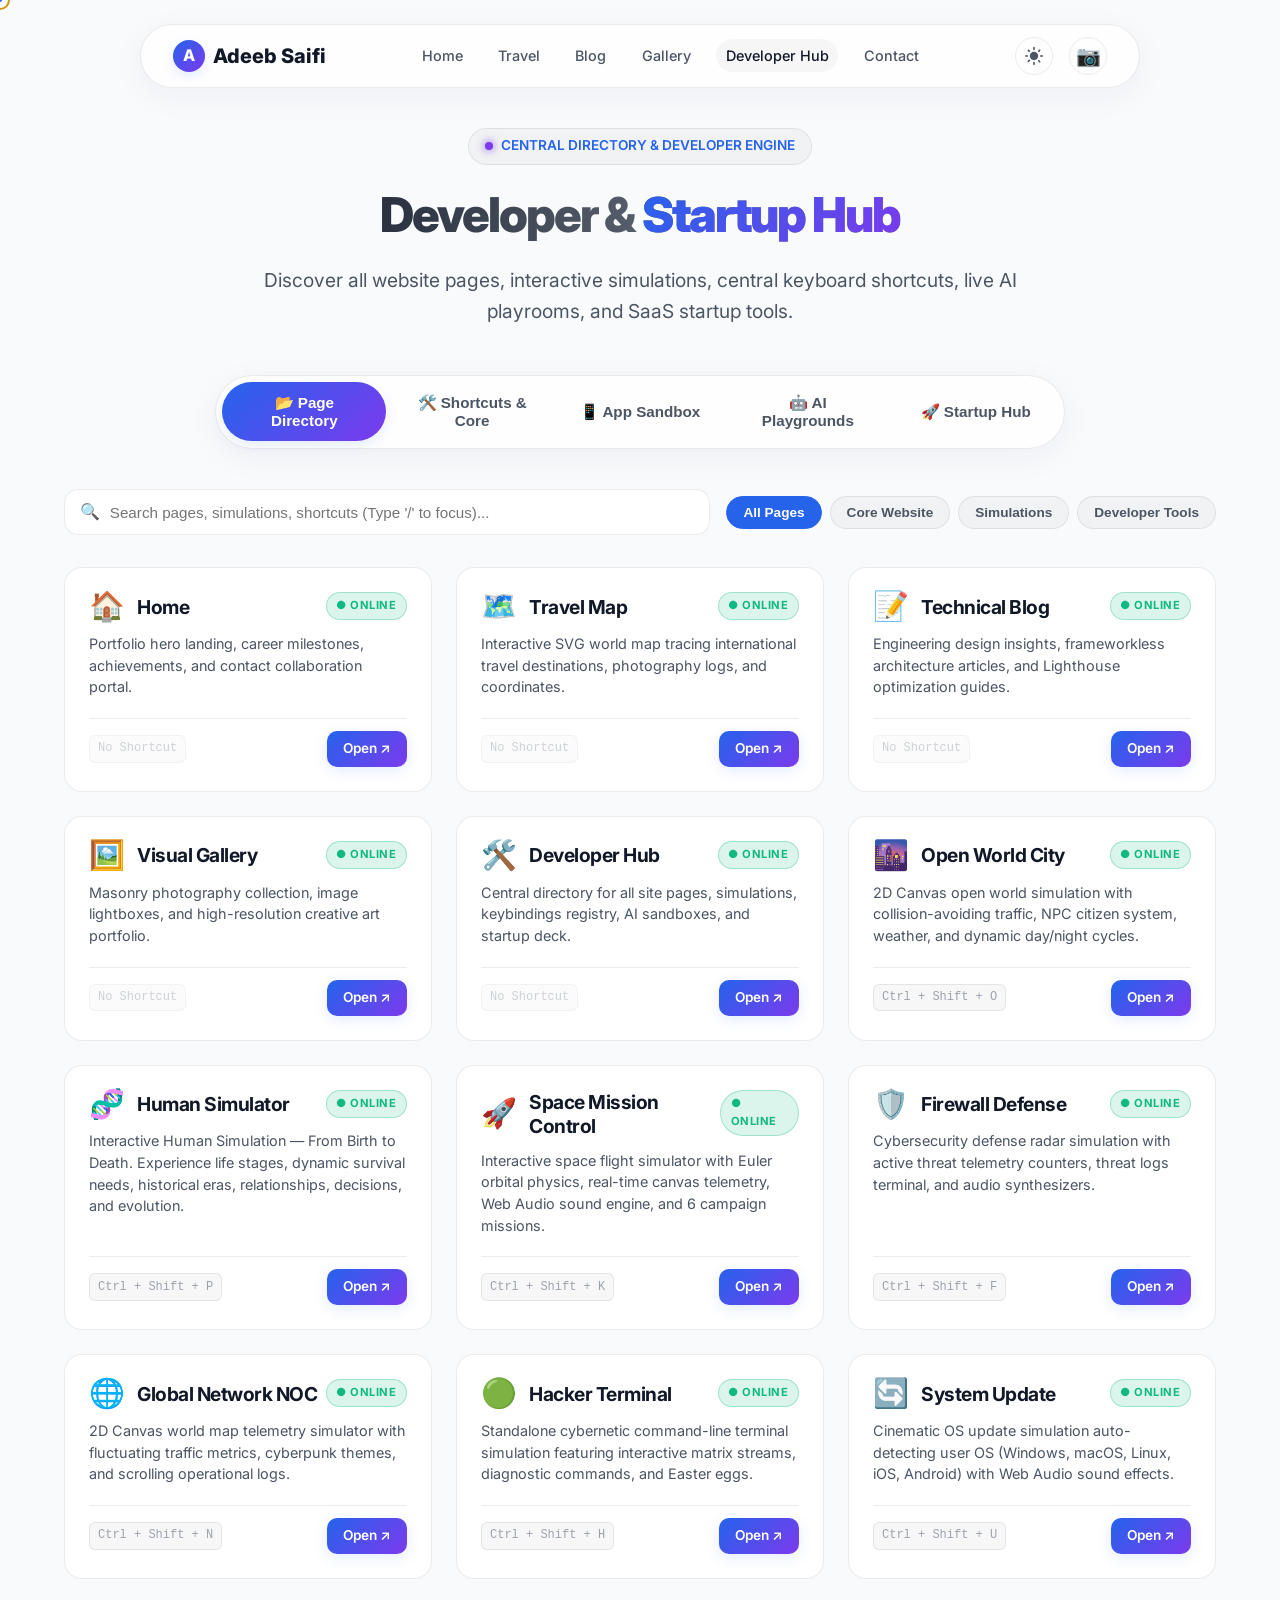
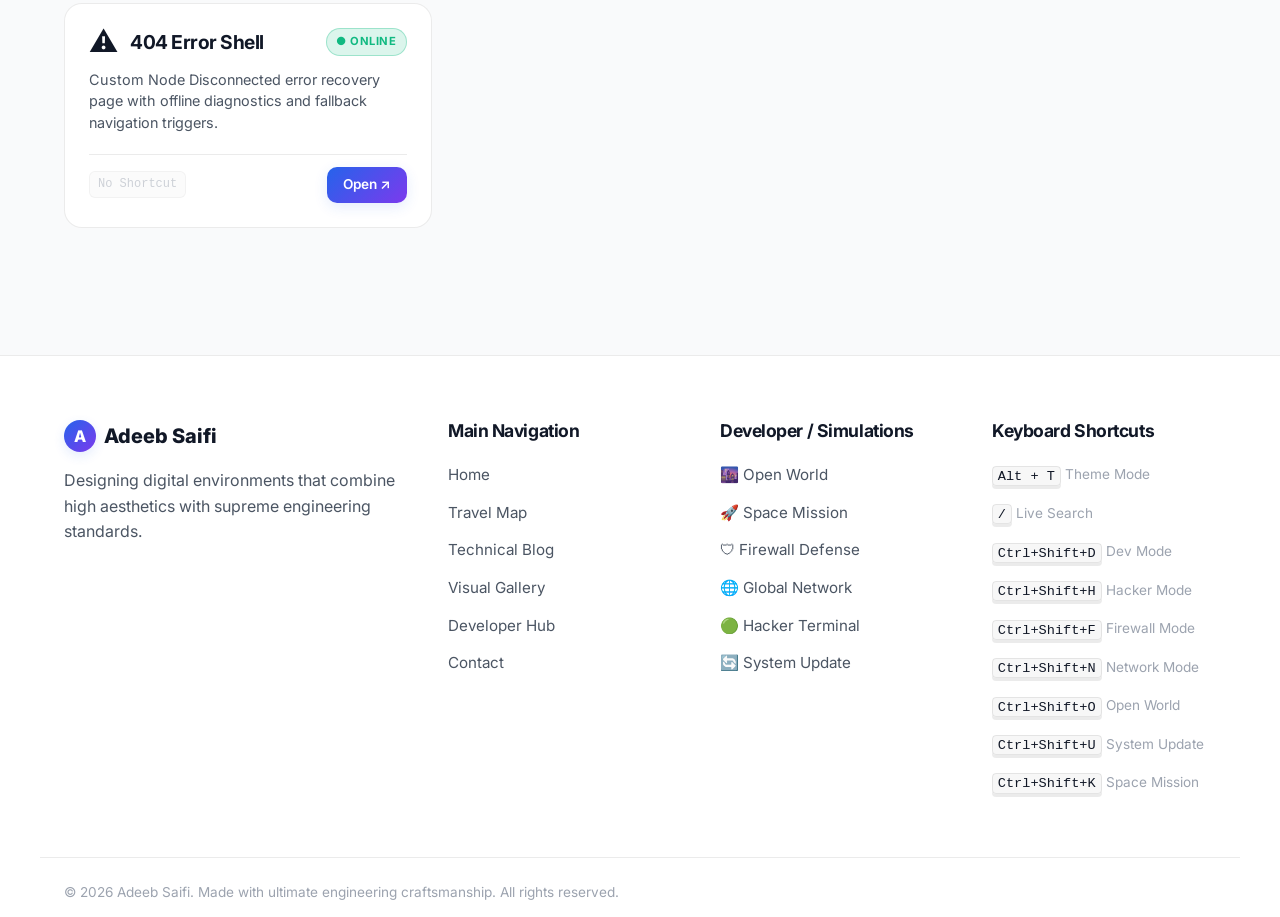
<file: features.html>
<!DOCTYPE html>
<html lang="en" data-theme="dark">
<head>
    <meta charset="UTF-8">
    <meta name="viewport" content="width=device-width, initial-scale=1.0">
    <meta name="description" content="Explore page directory, keyboard shortcuts, Developer mode dashboards, offline cached status, and active simulations for Adeeb Saifi portfolio.">
    <meta name="keywords" content="Developer Directory, Simulations, Developer Sandbox, AI Playgrounds, SaaS Pricing, Payments Mock, API Keys, Adeeb Saifi, Portfolio">
    <meta name="author" content="Adeeb Saifi">
    <link rel="canonical" href="https://adeebsaifi.github.io/features.html">

    <!-- Open Graph -->
    <meta property="og:type" content="website">
    <meta property="og:url" content="https://adeebsaifi.github.io/features.html">
    <meta property="og:title" content="Developer & Startup Hub | Adeeb Saifi">
    <meta property="og:description" content="Interactive page directory, developer sandbox, AI neural generation, and SaaS startup pricing models designed inside premium frameworkless aesthetics.">
    <meta property="og:image" content="https://picsum.photos/1200/630?random=features-og">

    <!-- Schema.org JSON-LD Structured Data -->
    <script type="application/ld+json">
    {
      "@context": "https://schema.org",
      "@type": "WebApplication",
      "name": "Adeeb Saifi Developer & Startup Hub",
      "url": "https://adeebsaifi.github.io/features.html",
      "description": "Interactive developer sandboxes, client-side Canvas compressors, real-time AI agents, and SaaS analytics models.",
      "applicationCategory": "DeveloperApplication",
      "operatingSystem": "All"
    }
    </script>

    <title>Developer Hub, Directory & AI Sandbox | Adeeb Saifi</title>

    <link rel="preconnect" href="https://fonts.googleapis.com">
    <link rel="preconnect" href="https://fonts.gstatic.com" crossorigin>
    <link href="https://fonts.googleapis.com/css2?family=Inter:wght@400;500;600;700;800;900&family=JetBrains+Mono:wght@400;700&display=swap" rel="stylesheet">

    <!-- Stylesheets -->
    <link rel="stylesheet" href="css/main.css">
    <link rel="stylesheet" href="css/animations.css">

    <style>
        /* Modern Apple / Linear style tabs */
        .hub-tabs {
            display: flex;
            justify-content: center;
            background: var(--bg-surface);
            border: 1px solid var(--border-color);
            padding: 0.4rem;
            border-radius: 9999px;
            max-width: 850px;
            margin: 0 auto 2.5rem auto;
            gap: 0.25rem;
            box-shadow: var(--glass-shadow);
            flex-wrap: wrap;
        }

        .hub-tab-btn {
            background: transparent;
            border: none;
            color: var(--text-secondary);
            font-size: 0.95rem;
            font-weight: 600;
            padding: 0.75rem 1.25rem;
            border-radius: 9999px;
            cursor: pointer;
            transition: all var(--transition-fast);
            flex: 1;
            min-width: 130px;
            text-align: center;
            display: flex;
            align-items: center;
            justify-content: center;
            gap: 0.5rem;
        }

        .hub-tab-btn:hover {
            color: var(--text-primary);
            background: var(--bg-accent);
        }

        .hub-tab-btn.active {
            color: #ffffff;
            background: linear-gradient(135deg, var(--color-primary), var(--color-accent));
            box-shadow: 0 4px 12px var(--color-primary-glow);
        }

        /* Panel visibility */
        .hub-panel {
            display: none;
            animation: scaleUp 0.4s cubic-bezier(0.16, 1, 0.3, 1) forwards;
        }

        .hub-panel.active {
            display: block;
        }

        /* Directory Search & Filter Controls */
        .dir-controls {
            display: flex;
            gap: 1rem;
            margin-bottom: 2rem;
            align-items: center;
            flex-wrap: wrap;
        }

        .dir-search-box {
            position: relative;
            flex: 1;
            min-width: 260px;
        }

        .dir-search-box input {
            width: 100%;
            padding: 0.85rem 1.25rem 0.85rem 2.8rem;
            background: var(--bg-surface-solid);
            border: 1px solid var(--border-color);
            border-radius: 14px;
            color: var(--text-primary);
            font-size: 0.95rem;
            transition: all var(--transition-fast);
        }

        .dir-search-box input:focus {
            outline: none;
            border-color: var(--color-primary);
            box-shadow: 0 0 0 3px var(--color-primary-glow);
        }

        .dir-search-icon {
            position: absolute;
            left: 1rem;
            top: 50%;
            transform: translateY(-50%);
            color: var(--text-muted);
            pointer-events: none;
        }

        .dir-category-filters {
            display: flex;
            gap: 0.5rem;
            flex-wrap: wrap;
        }

        .dir-cat-btn {
            background: var(--bg-accent);
            border: 1px solid var(--border-color);
            color: var(--text-secondary);
            padding: 0.5rem 1rem;
            border-radius: 9999px;
            font-size: 0.85rem;
            font-weight: 600;
            cursor: pointer;
            transition: all var(--transition-fast);
        }

        .dir-cat-btn:hover, .dir-cat-btn.active {
            color: #ffffff;
            background: var(--color-primary);
            border-color: var(--color-primary);
        }

        /* Directory Cards Grid */
        .directory-grid {
            display: grid;
            grid-template-columns: repeat(auto-fill, minmax(320px, 1fr));
            gap: 1.5rem;
            margin-bottom: 3rem;
        }

        .dir-card {
            background: var(--bg-surface-solid);
            border: 1px solid var(--border-color);
            border-radius: 18px;
            padding: 1.5rem;
            display: flex;
            flex-direction: column;
            justify-content: space-between;
            transition: all var(--transition-normal);
            position: relative;
        }

        .dir-card:hover {
            border-color: var(--color-primary);
            transform: translateY(-4px);
            box-shadow: var(--glass-shadow);
        }

        .dir-card-header {
            display: flex;
            justify-content: space-between;
            align-items: flex-start;
            margin-bottom: 0.75rem;
        }

        .dir-card-title-group {
            display: flex;
            align-items: center;
            gap: 0.75rem;
        }

        .dir-card-icon {
            font-size: 1.8rem;
            line-height: 1;
        }

        .dir-card-name {
            font-size: 1.2rem;
            font-weight: 700;
            color: var(--text-primary);
            margin: 0;
        }

        .dir-status-badge {
            font-size: 0.7rem;
            font-weight: 700;
            padding: 0.25rem 0.6rem;
            border-radius: 9999px;
            text-transform: uppercase;
            letter-spacing: 0.5px;
        }

        .status-online {
            background: rgba(16, 185, 129, 0.15);
            color: #10b981;
            border: 1px solid rgba(16, 185, 129, 0.3);
        }

        .status-exp {
            background: rgba(245, 158, 11, 0.15);
            color: #f59e0b;
            border: 1px solid rgba(245, 158, 11, 0.3);
        }

        .dir-card-desc {
            font-size: 0.9rem;
            color: var(--text-secondary);
            margin-bottom: 1.25rem;
            line-height: 1.5;
        }

        .dir-card-footer {
            display: flex;
            justify-content: space-between;
            align-items: center;
            border-top: 1px solid var(--border-color);
            padding-top: 0.75rem;
            margin-top: auto;
        }

        .dir-shortcut-badge {
            font-family: var(--font-mono);
            font-size: 0.75rem;
            color: var(--text-muted);
            background: var(--bg-accent);
            padding: 0.2rem 0.5rem;
            border-radius: 6px;
            border: 1px solid var(--border-color);
        }

        .dir-open-btn {
            padding: 0.45rem 1rem;
            font-size: 0.85rem;
            border-radius: 10px;
        }

        .features-grid {
            display: grid;
            grid-template-columns: repeat(2, 1fr);
            gap: 2.5rem;
            margin-top: 2rem;
        }

        @media (max-width: 968px) {
            .features-grid {
                grid-template-columns: 1fr;
            }
        }

        /* Specific style elements for dashboards */
        .kbd-guide-list {
            list-style: none;
            display: flex;
            flex-direction: column;
            gap: 1.25rem;
            margin-top: 1.5rem;
        }

        .kbd-guide-item {
            display: flex;
            justify-content: space-between;
            align-items: center;
            border-bottom: 1px solid var(--border-color);
            padding-bottom: 0.75rem;
        }

        .kbd-combo {
            display: flex;
            gap: 0.4rem;
        }

        kbd {
            background: var(--bg-accent-hover);
            border: 1px solid var(--border-color-hover);
            border-radius: 6px;
            padding: 0.3rem 0.6rem;
            font-family: var(--font-mono);
            font-size: 0.85rem;
            color: var(--text-primary);
            box-shadow: 0 3px 0 var(--border-color);
        }

        /* Playground / Input styling */
        .input-group-premium {
            margin-bottom: 1.25rem;
        }

        .input-premium {
            width: 100%;
            padding: 0.8rem 1.25rem;
            background: var(--bg-accent);
            border: 1px solid var(--border-color);
            border-radius: 12px;
            color: var(--text-primary);
            font-family: var(--font-sans);
            font-size: 0.95rem;
            transition: all var(--transition-normal);
        }

        .input-premium:focus {
            outline: none;
            border-color: var(--color-primary);
            background: var(--bg-surface-solid);
            box-shadow: 0 0 0 3px var(--color-primary-glow);
        }

        .sandbox-console {
            background: #070709;
            border: 1px solid var(--border-color);
            border-radius: 12px;
            padding: 1rem;
            font-family: var(--font-mono);
            font-size: 0.85rem;
            color: #10b981;
            height: 180px;
            overflow-y: auto;
            margin-top: 1rem;
            line-height: 1.5;
        }

        /* Stripe-like pricing */
        .pricing-toggle-wrapper {
            display: flex;
            align-items: center;
            justify-content: center;
            gap: 1rem;
            margin-bottom: 2.5rem;
        }

        .switch-premium {
            position: relative;
            display: inline-block;
            width: 50px;
            height: 26px;
        }

        .switch-premium input {
            opacity: 0;
            width: 0;
            height: 0;
        }

        .slider-premium {
            position: absolute;
            cursor: pointer;
            inset: 0;
            background-color: var(--bg-accent-hover);
            transition: .4s;
            border-radius: 34px;
            border: 1px solid var(--border-color);
        }

        .slider-premium:before {
            position: absolute;
            content: "";
            height: 18px;
            width: 18px;
            left: 3px;
            bottom: 3px;
            background-color: var(--text-primary);
            transition: .4s;
            border-radius: 50%;
        }

        input:checked + .slider-premium {
            background-color: var(--color-primary);
        }

        input:checked + .slider-premium:before {
            transform: translateX(24px);
        }

        .pricing-grid {
            display: grid;
            grid-template-columns: repeat(3, 1fr);
            gap: 2rem;
        }

        @media (max-width: 968px) {
            .pricing-grid {
                grid-template-columns: 1fr;
            }
        }

        /* Canvas Image Compressor styles */
        .compressor-dragzone {
            border: 2px dashed var(--border-color);
            border-radius: 16px;
            padding: 2rem 1rem;
            text-align: center;
            cursor: pointer;
            transition: all var(--transition-normal);
            background: var(--bg-accent);
        }

        .compressor-dragzone:hover, .compressor-dragzone.dragover {
            border-color: var(--color-primary);
            background: var(--color-primary-glow);
        }

        /* Custom Pure CSS Dashboard charts */
        .analytics-bar-chart {
            display: flex;
            align-items: flex-end;
            justify-content: space-between;
            height: 150px;
            padding-top: 1rem;
            border-bottom: 1px solid var(--border-color);
            gap: 0.5rem;
        }

        .chart-bar-wrapper {
            display: flex;
            flex-direction: column;
            align-items: center;
            flex: 1;
        }

        .chart-bar {
            width: 100%;
            background: linear-gradient(to top, var(--color-primary), var(--color-accent));
            border-radius: 4px 4px 0 0;
            transition: height 1s ease;
            height: 0;
        }

        .chart-bar-label {
            font-size: 0.7rem;
            color: var(--text-muted);
            margin-top: 0.5rem;
            font-family: var(--font-mono);
        }

        /* Check out Modal and Overlay styles */
        .modal-overlay {
            position: fixed;
            inset: 0;
            background: rgba(10, 10, 12, 0.9);
            backdrop-filter: blur(8px);
            z-index: 100000;
            display: flex;
            align-items: center;
            justify-content: center;
            opacity: 0;
            visibility: hidden;
            transition: all var(--transition-normal);
        }

        .modal-overlay.show {
            opacity: 1;
            visibility: visible;
        }

        .modal-box {
            background: var(--bg-surface-solid);
            border: 1px solid var(--border-color);
            border-radius: 24px;
            padding: 2.5rem;
            max-width: 480px;
            width: 90%;
            box-shadow: var(--glass-shadow);
            transform: scale(0.9);
            transition: transform var(--transition-normal);
        }

        .modal-overlay.show .modal-box {
            transform: scale(1);
        }
    </style>
</head>
<body>

    <!-- Scroll Progress -->
    <div class="scroll-progress" aria-hidden="true"></div>

    <!-- Custom Cursor -->
    <div class="custom-cursor" aria-hidden="true"></div>
    <div class="custom-cursor-dot" aria-hidden="true"></div>

    <!-- Navigation Header -->
    <header class="navbar">
        <div class="nav-container">
            <a href="index.html" class="nav-brand" aria-label="Adeeb Saifi Home">
                <div class="nav-brand-icon">A</div>
                <span>Adeeb Saifi</span>
            </a>

            <nav aria-label="Main navigation">
                <ul class="nav-menu">
                    <li class="nav-item"><a href="index.html">Home</a></li>
                    <li class="nav-item"><a href="travel.html">Travel</a></li>
                    <li class="nav-item"><a href="blog.html">Blog</a></li>
                    <li class="nav-item"><a href="gallery.html">Gallery</a></li>
                    <li class="nav-item active"><a href="features.html">Developer Hub</a></li>
                    <li class="nav-item"><a href="index.html#contact">Contact</a></li>
                </ul>
            </nav>

            <div class="nav-actions">
                <button class="theme-toggle" aria-label="Toggle Dark/Light Mode" title="Toggle Mode">
                    <svg class="sun-icon" viewBox="0 0 24 24"><path d="M12 7c-2.76 0-5 2.24-5 5s2.24 5 5 5 5-2.24 5-5-2.24-5-5-5zM2 13h2c.55 0 1-.45 1-1s-.45-1-1-1H2c-.55 0-1 .45-1 1s.45 1 1 1zm18 0h2c.55 0 1-.45 1-1s-.45-1-1-1h-2c-.55 0-1 .45-1 1s.45 1 1 1zM11 2v2c0 .55.45 1 1 1s1-.45 1-1V2c0-.55-.45-1-1-1s-1 .45-1 1zm0 18v2c0 .55.45 1 1 1s1-.45 1-1v-2c0-.55-.45-1-1-1s-1 .45-1 1zM5.99 4.58c-.39-.39-1.03-.39-1.41 0s-.39 1.03 0 1.41l1.06 1.06c.39.39 1.03.39 1.41 0s.39-1.03 0-1.41L5.99 4.58zm12.37 12.37c-.39-.39-1.03-.39-1.41 0s-.39 1.03 0 1.41l1.06 1.06c.39.39 1.03.39 1.41 0s.39-1.03 0-1.41l-1.06-1.06zm1.06-10.96c.39-.39.39-1.03 0-1.41s-1.03-.39-1.41 0l-1.06 1.06c-.39.39-.39 1.03 0 1.41s1.03.39 1.41 0l1.06-1.06zM7.05 18.01c.39-.39.39-1.03 0-1.41s-1.03-.39-1.41 0l-1.06 1.06c-.39.39-.39 1.03 0 1.41s1.03.39 1.41 0l1.06-1.06z"/></svg>
                    <svg class="moon-icon" viewBox="0 0 24 24"><path d="M12.3 22h-.1c-5.4 0-10-4.6-10-10 0-4.3 2.9-8.1 7.1-9.3.5-.1 1 .2 1.1.7.1.5-.2 1-.7 1.1-3.2.9-5.5 3.8-5.5 7.5 0 4.4 3.6 8 8 8 3.7 0 6.6-2.3 7.5-5.5.1-.5.6-.8 1.1-.7.5.1.8.6.7 1.1-1.2 4.2-5 7.1-9.3 7.1z"/></svg>
                </button>

                <!-- Camera (Gallery Link / Mobile long-press trigger) -->
                <a href="gallery.html" class="camera-toggle" aria-label="Gallery" title="Gallery">📷</a>

                <button class="mobile-nav-toggle" aria-label="Open Navigation Menu" aria-expanded="false">☰</button>
            </div>
        </div>
    </header>

    <main class="container" style="padding-top: 8rem; padding-bottom: 5rem;">

        <div style="text-align: center; max-width: 800px; margin: 0 auto 3rem auto;">
            <div class="hero-tag">
                <div class="hero-tag-dot" style="background-color: var(--color-accent); box-shadow:0 0 8px var(--color-accent)"></div>
                <span>CENTRAL DIRECTORY & DEVELOPER ENGINE</span>
            </div>
            <h1 class="hero-title" style="font-size: 3rem;">Developer & <span>Startup Hub</span></h1>
            <p class="hero-desc">Discover all website pages, interactive simulations, central keyboard shortcuts, live AI playrooms, and SaaS startup tools.</p>
        </div>

        <!-- Premium Hub Navigation Tabs -->
        <div class="hub-tabs" role="tablist" aria-label="Developer and Startup Hub Tabs">
            <button class="hub-tab-btn active" role="tab" aria-selected="true" aria-controls="panel-dir" id="tab-dir">
                📂 Page Directory
            </button>
            <button class="hub-tab-btn" role="tab" aria-selected="false" aria-controls="panel-dev" id="tab-dev">
                🛠️ Shortcuts & Core
            </button>
            <button class="hub-tab-btn" role="tab" aria-selected="false" aria-controls="panel-sandbox" id="tab-sandbox">
                📱 App Sandbox
            </button>
            <button class="hub-tab-btn" role="tab" aria-selected="false" aria-controls="panel-ai" id="tab-ai">
                🤖 AI Playgrounds
            </button>
            <button class="hub-tab-btn" role="tab" aria-selected="false" aria-controls="panel-startup" id="tab-startup">
                🚀 Startup Hub
            </button>
        </div>

        <!-- ================= PANEL 0: PAGE DIRECTORY ================= -->
        <div class="hub-panel active" id="panel-dir" role="tabpanel" aria-labelledby="tab-dir">
            <!-- Search & Filter Controls -->
            <div class="dir-controls">
                <div class="dir-search-box">
                    <span class="dir-search-icon">🔍</span>
                    <input type="search" id="hub-search-input" placeholder="Search pages, simulations, shortcuts (Type '/' to focus)..." aria-label="Search directory">
                </div>
                <div class="dir-category-filters">
                    <button class="dir-cat-btn active" data-cat="all">All Pages</button>
                    <button class="dir-cat-btn" data-cat="core">Core Website</button>
                    <button class="dir-cat-btn" data-cat="sim">Simulations</button>
                    <button class="dir-cat-btn" data-cat="dev">Developer Tools</button>
                </div>
            </div>

            <!-- Page Directory Grid -->
            <div class="directory-grid" id="directory-cards-container">
                <!-- Cards dynamically populated via JS or pre-rendered -->
            </div>
        </div>

        <!-- ================= PANEL 1: DEV CORE & SHORTCUTS ================= -->
        <div class="hub-panel" id="panel-dev" role="tabpanel" aria-labelledby="tab-dev">
            <div class="features-grid">
                <!-- Central Shortcuts Registry Card -->
                <div class="card">
                    <h2 style="font-size: 1.5rem; margin-bottom: 1rem; border-bottom: 1px solid var(--border-color); padding-bottom: 0.5rem;">⌨️ Central Keyboard Registry</h2>
                    <p>All active system keybindings powered by the unified global shortcut engine:</p>

                    <ul class="kbd-guide-list" id="hub-shortcuts-list">
                        <!-- Populated dynamically via features-hub.js -->
                    </ul>
                </div>

                <!-- Easter Eggs and PWAs guide column -->
                <div class="card">
                    <h2 style="font-size: 1.5rem; margin-bottom: 1rem; border-bottom: 1px solid var(--border-color); padding-bottom: 0.5rem;">⭐️ Easter Eggs & App Sync</h2>

                    <p style="margin-bottom: 1.5rem;"><strong>The Konami Code:</strong> Try typing the legendary arcade cheat combo on any page of this site to launch the Galactic Developer celebration sequence:</p>
                    <div style="font-family: var(--font-mono); font-size: 0.85rem; background: var(--bg-accent); padding: 1rem; border-radius: 12px; margin-bottom: 2rem; border: 1px solid var(--border-color); text-align: center;">
                        ↑ ↑ ↓ ↓ ← → ← → B A
                    </div>

                    <h3 style="font-size: 1.15rem; margin-bottom: 0.5rem;">📱 Progressive Web Application (PWA)</h3>
                    <p style="font-size: 0.95rem; margin-bottom: 1.5rem;">This site functions fully as an installable application with deep offline caching support, custom icons, and fluid native stand-alone system windows.</p>

                    <button id="pwa-install-btn" class="btn btn-primary" style="width: 100%; display: none;">Install Web App to Device ↗</button>
                    <div id="pwa-installed-msg" style="text-align: center; color: var(--color-secondary); font-weight: 700; font-size: 0.95rem; display: none;">
                        ✓ PWA installation detected! Running in standalone native execution mode.
                    </div>
                </div>
            </div>
        </div>

        <!-- ================= PANEL 2: APP SANDBOX (LEVEL 2) ================= -->
        <div class="hub-panel" id="panel-sandbox" role="tabpanel" aria-labelledby="tab-sandbox">
            <div class="features-grid">
                <!-- Sandbox: Auth & Role Management -->
                <div class="card">
                    <h2 style="font-size: 1.5rem; margin-bottom: 1rem; border-bottom: 1px solid var(--border-color); padding-bottom: 0.5rem;">🔐 Auth & Role Management</h2>
                    <p>Experience complete dashboard routing shells. Login below to configure your user profile details and test client-side Role Management.</p>

                    <div id="auth-unlocked-section" style="display:none; margin-top:1.5rem;">
                        <div style="display:flex; align-items:center; gap:1rem; margin-bottom:1.5rem; background:var(--bg-accent); padding:1rem; border-radius:12px;">
                            <div style="width:48px; height:48px; border-radius:50%; background:linear-gradient(135deg, var(--color-primary), var(--color-accent)); display:flex; align-items:center; justify-content:center; font-weight:bold; color:white;">
                                JD
                            </div>
                            <div>
                                <h4 style="margin:0;" id="auth-display-name">John Doe</h4>
                                <p style="margin:0; font-size:0.85rem;" id="auth-display-email">john@stripe.com</p>
                            </div>
                        </div>

                        <div class="input-group-premium">
                            <label style="font-size:0.85rem; color:var(--text-secondary); display:block; margin-bottom:0.5rem;">Assign System Role</label>
                            <select class="input-premium" id="sandbox-role-selector">
                                <option value="guest">Guest (Read Only)</option>
                                <option value="member">Member (Can Comment & Like)</option>
                                <option value="admin">Administrator (Full Dashboard Controls)</option>
                            </select>
                        </div>

                        <div style="padding:1rem; border-radius:12px; background:var(--color-primary-glow); border:1px solid var(--color-primary); font-size:0.85rem; color:var(--text-primary); margin-top:1rem;" id="role-feature-alert">
                            <strong>Guest Mode:</strong> You have read-only privileges. Change role to unlock sandbox interactions.
                        </div>

                        <button class="btn btn-secondary" id="auth-logout-btn" style="margin-top:1.5rem; width:100%;">Log Out Secure Session</button>
                    </div>

                    <form id="sandbox-auth-form" style="margin-top:1.5rem;">
                        <div class="input-group-premium">
                            <input type="email" id="sandbox-auth-email" class="input-premium" placeholder="john@stripe.com" required>
                        </div>
                        <div class="input-group-premium">
                            <input type="password" id="sandbox-auth-password" class="input-premium" placeholder="••••••••" required>
                        </div>
                        <button type="submit" class="btn btn-primary" style="width:100%;">Secure Login ↗</button>
                    </form>
                </div>

                <!-- Sandbox: Client-side Image Compressor -->
                <div class="card">
                    <h2 style="font-size: 1.5rem; margin-bottom: 1rem; border-bottom: 1px solid var(--border-color); padding-bottom: 0.5rem;">🖼️ High-Performance Image Compressor</h2>
                    <p>Handcrafted, sub-millisecond client-side compression. Upload an image to trigger local Canvas operations, reducing file payload instantly.</p>

                    <div class="compressor-dragzone" id="compressor-dropzone">
                        <span style="font-size: 2.5rem; display:block; margin-bottom:0.5rem;">📥</span>
                        <span>Drag & drop or <strong style="color:var(--color-primary);">browse image</strong></span>
                        <input type="file" id="compressor-file-input" style="display:none;" accept="image/*">
                    </div>

                    <div id="compressor-results" style="display:none; margin-top:1.5rem;">
                        <div style="display:flex; justify-content:space-between; font-size:0.85rem; margin-bottom:1rem; font-family:var(--font-mono);">
                            <div>Original: <span id="compressor-size-orig" style="color:var(--color-danger);">...</span></div>
                            <div>Compressed: <span id="compressor-size-comp" style="color:var(--color-secondary);">...</span></div>
                        </div>
                        <a class="btn btn-primary" id="compressor-download-btn" style="width:100%;">Download Compressed Image</a>
                    </div>
                </div>

                <!-- Sandbox: Comments Feed, Likes & Activity Logger -->
                <div class="card" style="grid-column: span 2;">
                    <h2 style="font-size: 1.5rem; margin-bottom: 1rem; border-bottom: 1px solid var(--border-color); padding-bottom: 0.5rem;">💬 Likes, Bookmarks & Interactive Comments</h2>
                    <p>Fully secure sandbox. Use inputs below to comment on articles, trigger immediate state persistence, and inspect live activity events.</p>

                    <div style="display:flex; gap:2rem; margin-top:1.5rem;">
                        <div style="flex:1;">
                            <h3 style="font-size:1.1rem; margin-bottom:1rem;">Card Interactive Hub</h3>
                            <div style="background:var(--bg-accent); border:1px solid var(--border-color); border-radius:16px; padding:1.5rem;">
                                <div style="display:flex; justify-content:space-between; align-items:center; margin-bottom:1rem;">
                                    <span style="font-size:0.8rem; font-weight:bold; color:var(--color-primary);">MEMBER SHOWCASE</span>
                                    <div style="display:flex; gap:0.5rem;">
                                        <button class="btn btn-secondary" id="btn-mock-like" style="padding:0.4rem 0.8rem; font-size:0.8rem;">❤️ Like (<span id="count-mock-likes">12</span>)</button>
                                        <button class="btn btn-secondary" id="btn-mock-bookmark" style="padding:0.4rem 0.8rem; font-size:0.8rem;">🔖 Bookmark</button>
                                    </div>
                                </div>
                                <h4 style="margin-bottom:0.5rem;">Sub-Millisecond Rendering Architecture</h4>
                                <p style="font-size:0.85rem; margin-bottom:0;">Experience pure CSS flexboxes and instant state caches delivering responsive frames at absolute limits.</p>
                            </div>

                            <form id="sandbox-comment-form" style="margin-top:1.5rem;">
                                <div class="input-group-premium">
                                    <input type="text" id="sandbox-comment-text" class="input-premium" placeholder="Write a secure comment..." required>
                                </div>
                                <button type="submit" class="btn btn-primary" id="sandbox-comment-submit" style="width:100%;">Post Sanitized Comment</button>
                            </form>
                        </div>

                        <div style="flex:1; display:flex; flex-direction:column;">
                            <h3 style="font-size:1.1rem; margin-bottom:1rem;">Live Comments & Security Logs</h3>
                            <div class="sandbox-console" id="sandbox-comment-logs">
                                [SYSTEM] Waiting for user actions...
                            </div>
                        </div>
                    </div>
                </div>
            </div>
        </div>

        <!-- ================= PANEL 3: AI PLAYGROUNDS (LEVEL 3) ================= -->
        <div class="hub-panel" id="panel-ai" role="tabpanel" aria-labelledby="tab-ai">
            <div class="features-grid">
                <!-- AI Chat Assistant -->
                <div class="card">
                    <h2 style="font-size: 1.5rem; margin-bottom: 1rem; border-bottom: 1px solid var(--border-color); padding-bottom: 0.5rem;">🤖 Interactive AI Chat Assistant</h2>
                    <p>Ask our custom neural placeholder model questions about systems performance, design metrics, or blog generation.</p>

                    <div class="sandbox-console" id="ai-chat-history" style="height:250px; margin-bottom:1.5rem;">
                        [AI] Hello! I am Adeeb's elite AI Assistant. Ask me anything about high performance designs or request summaries!
                    </div>

                    <form id="ai-chat-form">
                        <div style="display:flex; gap:0.5rem;">
                            <input type="text" id="ai-chat-input" class="input-premium" placeholder="Ask about Lighthouse 100, travel suggestions, or summaries..." required>
                            <button type="submit" class="btn btn-primary" style="padding: 0 1.5rem;">Send</button>
                        </div>
                    </form>
                </div>

                <!-- AI Recommendations & Image Generator -->
                <div class="card">
                    <h2 style="font-size: 1.5rem; margin-bottom: 1rem; border-bottom: 1px solid var(--border-color); padding-bottom: 0.5rem;">🎨 AI Travel & Visual Generation</h2>

                    <h3 style="font-size:1.1rem; margin-bottom:0.75rem; color:var(--text-primary)">AI Travel Planner</h3>
                    <div style="display:flex; gap:0.5rem; margin-bottom:1.5rem;">
                        <input type="text" id="ai-travel-dest" class="input-premium" style="margin-bottom:0;" placeholder="Destination (e.g. Kyoto, London)">
                        <button class="btn btn-secondary" id="ai-travel-btn">Plan ↗</button>
                    </div>
                    <div id="ai-travel-output" style="background:var(--bg-accent); padding:1rem; border-radius:12px; font-size:0.85rem; display:none; margin-bottom:2rem; border:1px solid var(--border-color);">
                    </div>

                    <h3 style="font-size:1.1rem; margin-bottom:0.75rem; color:var(--text-primary)">AI Instant Image Canvas</h3>
                    <p style="font-size:0.85rem;">Input visual prompts to generate dynamic neon vector art calculated inside local device grids.</p>
                    <div style="display:flex; gap:0.5rem; margin-bottom:1.5rem;">
                        <input type="text" id="ai-image-prompt" class="input-premium" style="margin-bottom:0;" placeholder="Prompt (e.g. cyberpunk tower, ocean sunset)">
                        <button class="btn btn-primary" id="ai-image-btn">Generate</button>
                    </div>
                    <div style="display:flex; justify-content:center; background:#070709; border-radius:16px; padding:1rem; border:1px solid var(--border-color);">
                        <canvas id="ai-image-canvas" width="300" height="150" style="width:100%; height:150px; border-radius:12px; background:#000;"></canvas>
                    </div>
                </div>
            </div>
        </div>

        <!-- ================= PANEL 4: STARTUP HUB (LEVEL 4) ================= -->
        <div class="hub-panel" id="panel-startup" role="tabpanel" aria-labelledby="tab-startup">
            <!-- Subscription Pricing Section -->
            <div style="text-align: center; margin-bottom: 3rem;">
                <h2 style="font-size: 2rem; margin-bottom: 0.5rem;">Flexible Scale Pricing</h2>
                <p>Unlock enterprise systems architecture, continuous deployment pipelines, and custom designs.</p>

                <div class="pricing-toggle-wrapper">
                    <span>Monthly Billing</span>
                    <label class="switch-premium">
                        <input type="checkbox" id="billing-duration-toggle">
                        <span class="slider-premium"></span>
                    </label>
                    <span style="color:var(--color-primary); font-weight:bold;">Annual Billing <span style="font-size:0.75rem; background:var(--color-primary-glow); padding:0.2rem 0.5rem; border-radius:9999px;">SAVE 20%</span></span>
                </div>
            </div>

            <div class="pricing-grid">
                <!-- Plan 1 -->
                <div class="card card-glow" style="display:flex; flex-direction:column; justify-content:space-between;">
                    <div>
                        <span style="font-size:0.75rem; font-weight:bold; color:var(--text-muted); text-transform:uppercase;">INDIVIDUAL</span>
                        <h3 style="font-size:1.75rem; margin:0.5rem 0 1rem 0;">Starter</h3>
                        <div style="font-size:2.5rem; font-weight:800; color:var(--text-primary); margin-bottom:1.5rem;">
                            $<span class="pricing-val" data-monthly="19" data-yearly="15">19</span><span style="font-size:1rem; font-weight:normal; color:var(--text-muted);">/mo</span>
                        </div>
                        <ul style="list-style:none; display:flex; flex-direction:column; gap:0.75rem; font-size:0.9rem; color:var(--text-secondary); margin-bottom:2rem;">
                            <li>✓ 5 Active Custom Projects</li>
                            <li>✓ Standard Glassmorphism Shells</li>
                            <li>✓ Lighthouse Optimization Core</li>
                            <li>✓ Offline Support Service Worker</li>
                        </ul>
                    </div>
                    <button class="btn btn-secondary checkout-trigger" data-plan="Starter" style="width:100%;">Get Started Now</button>
                </div>

                <!-- Plan 2 (Premium Accent) -->
                <div class="card card-glow" style="display:flex; flex-direction:column; justify-content:space-between; border-color: var(--color-primary);">
                    <div>
                        <div style="display:flex; justify-content:space-between; align-items:center;">
                            <span style="font-size:0.75rem; font-weight:bold; color:var(--color-primary); text-transform:uppercase;">GROWING BUSINESS</span>
                            <span style="font-size:0.7rem; background:var(--color-primary-glow); color:var(--color-primary); padding:0.2rem 0.6rem; border-radius:9999px; font-weight:bold;">POPULAR</span>
                        </div>
                        <h3 style="font-size:1.75rem; margin:0.5rem 0 1rem 0;">Professional</h3>
                        <div style="font-size:2.5rem; font-weight:800; color:var(--text-primary); margin-bottom:1.5rem;">
                            $<span class="pricing-val" data-monthly="49" data-yearly="39">49</span><span style="font-size:1rem; font-weight:normal; color:var(--text-muted);">/mo</span>
                        </div>
                        <ul style="list-style:none; display:flex; flex-direction:column; gap:0.75rem; font-size:0.9rem; color:var(--text-secondary); margin-bottom:2rem;">
                            <li>✓ Unlimited Portfolio Projects</li>
                            <li>✓ Custom Interactive Vector Map Nodes</li>
                            <li>✓ 100% Performance Audit Pipelines</li>
                            <li>✓ Advanced API Access Credentials</li>
                            <li>✓ 24/7 Priority Architecture Support</li>
                        </ul>
                    </div>
                    <button class="btn btn-primary checkout-trigger" data-plan="Professional" style="width:100%;">Get Pro Access ↗</button>
                </div>

                <!-- Plan 3 -->
                <div class="card card-glow" style="display:flex; flex-direction:column; justify-content:space-between;">
                    <div>
                        <span style="font-size:0.75rem; font-weight:bold; color:var(--text-muted); text-transform:uppercase;">ENTERPRISE HUB</span>
                        <h3 style="font-size:1.75rem; margin:0.5rem 0 1rem 0;">Ultimate</h3>
                        <div style="font-size:2.5rem; font-weight:800; color:var(--text-primary); margin-bottom:1.5rem;">
                            $<span class="pricing-val" data-monthly="129" data-yearly="99">129</span><span style="font-size:1rem; font-weight:normal; color:var(--text-muted);">/mo</span>
                        </div>
                        <ul style="list-style:none; display:flex; flex-direction:column; gap:0.75rem; font-size:0.9rem; color:var(--text-secondary); margin-bottom:2rem;">
                            <li>✓ Custom Domain API Hooks</li>
                            <li>✓ Dedicated Serverless Deploy Engines</li>
                            <li>✓ Team Collaboration Workspace</li>
                            <li>✓ Whiteglove Brand Customizations</li>
                        </ul>
                    </div>
                    <button class="btn btn-secondary checkout-trigger" data-plan="Ultimate" style="width:100%;">Contact Sales</button>
                </div>
            </div>

            <!-- Developer API System & Token Generator -->
            <div class="features-grid" style="margin-top: 4rem;">
                <div class="card">
                    <h2 style="font-size: 1.5rem; margin-bottom: 1rem; border-bottom: 1px solid var(--border-color); padding-bottom: 0.5rem;">🔑 API Gateway & Token Generator</h2>
                    <p>Integrate Adeeb's high-performance content engine directly into your pipelines using cryptographically secure access keys.</p>

                    <div style="display:flex; gap:0.5rem; margin-top:1.5rem; margin-bottom:1.5rem;">
                        <input type="text" id="api-token-display" class="input-premium" style="font-family:var(--font-mono); font-size:0.8rem; margin-bottom:0;" value="Click generate to create credentials..." readonly>
                        <button class="btn btn-secondary" id="api-token-btn">Generate</button>
                    </div>

                    <button class="btn btn-primary" id="api-simulate-btn" style="width:100%;">Simulate API Payload Request ↗</button>
                    <div class="sandbox-console" id="api-response-console" style="margin-top:1.5rem; height:180px;">
                        [GATEWAY] Waiting for credentials...
                    </div>
                </div>

                <!-- Admin Analytics Dashboard -->
                <div class="card">
                    <h2 style="font-size: 1.5rem; margin-bottom: 1rem; border-bottom: 1px solid var(--border-color); padding-bottom: 0.5rem;">📈 Admin Analytics Sandbox</h2>
                    <p>Real-time system telemetry tracing active connections, load metrics, and customer conversion rates.</p>

                    <div style="display:grid; grid-template-columns: repeat(3, 1fr); gap:1rem; text-align:center; margin-top:1.5rem; margin-bottom:1.5rem;">
                        <div style="background:var(--bg-accent); padding:0.75rem; border-radius:12px; border:1px solid var(--border-color);">
                            <div style="font-size:0.7rem; font-weight:bold; color:var(--text-muted);">ACTIVE USERS</div>
                            <div style="font-size:1.4rem; font-weight:800; color:var(--color-secondary);" id="analytics-active-users">412</div>
                        </div>
                        <div style="background:var(--bg-accent); padding:0.75rem; border-radius:12px; border:1px solid var(--border-color);">
                            <div style="font-size:0.7rem; font-weight:bold; color:var(--text-muted);">MRR GROWTH</div>
                            <div style="font-size:1.4rem; font-weight:800; color:var(--color-accent);">$14.2K</div>
                        </div>
                        <div style="background:var(--bg-accent); padding:0.75rem; border-radius:12px; border:1px solid var(--border-color);">
                            <div style="font-size:0.7rem; font-weight:bold; color:var(--text-muted);">CONVERSION</div>
                            <div style="font-size:1.4rem; font-weight:800; color:var(--color-primary);">4.21%</div>
                        </div>
                    </div>

                    <h3 style="font-size:1.1rem; margin-bottom:0.75rem; color:var(--text-primary)">Performance Telemetry (Response Latency)</h3>
                    <div class="analytics-bar-chart">
                        <div class="chart-bar-wrapper">
                            <div class="chart-bar" style="height: 80%;"></div>
                            <span class="chart-bar-label">Mon</span>
                        </div>
                        <div class="chart-bar-wrapper">
                            <div class="chart-bar" style="height: 45%;"></div>
                            <span class="chart-bar-label">Tue</span>
                        </div>
                        <div class="chart-bar-wrapper">
                            <div class="chart-bar" style="height: 65%;"></div>
                            <span class="chart-bar-label">Wed</span>
                        </div>
                        <div class="chart-bar-wrapper">
                            <div class="chart-bar" style="height: 90%;"></div>
                            <span class="chart-bar-label">Thu</span>
                        </div>
                        <div class="chart-bar-wrapper">
                            <div class="chart-bar" style="height: 35%;"></div>
                            <span class="chart-bar-label">Fri</span>
                        </div>
                        <div class="chart-bar-wrapper">
                            <div class="chart-bar" style="height: 100%;"></div>
                            <span class="chart-bar-label">Sat</span>
                        </div>
                    </div>
                </div>
            </div>
        </div>

    </main>

    <!-- Stripe-Style Premium Checkout Modal (Level 4 Integration) -->
    <div id="stripe-checkout-modal" class="modal-overlay" role="dialog" aria-modal="true" aria-label="Secure Stripe-like Checkout">
        <div class="modal-box">
            <div style="display:flex; justify-content:space-between; align-items:center; margin-bottom:1.5rem; border-bottom:1px solid var(--border-color); padding-bottom:0.75rem;">
                <h3 style="font-size:1.25rem; margin:0; display:flex; align-items:center; gap:0.5rem;">
                    <span>💳</span> Stripe Secure Checkout
                </h3>
                <button id="checkout-modal-close" style="background:none; border:none; color:var(--text-muted); cursor:pointer; font-size:1.25rem;">&times;</button>
            </div>

            <div style="background:var(--bg-accent); padding:1rem; border-radius:12px; margin-bottom:1.5rem; border:1px solid var(--border-color);">
                <div style="display:flex; justify-content:space-between; font-size:0.9rem; margin-bottom:0.25rem;">
                    <span style="color:var(--text-secondary);">Selected Plan:</span>
                    <strong style="color:var(--color-primary);" id="checkout-plan-name">Starter</strong>
                </div>
                <div style="display:flex; justify-content:space-between; font-size:0.9rem;">
                    <span style="color:var(--text-secondary);">Total Billing:</span>
                    <strong style="color:var(--color-secondary);" id="checkout-plan-price">$19/mo</strong>
                </div>
            </div>

            <form id="checkout-billing-form">
                <div class="input-group-premium">
                    <input type="text" id="checkout-card-name" class="input-premium" placeholder="Cardholder Name" required>
                </div>
                <div class="input-group-premium" style="position:relative;">
                    <input type="text" id="checkout-card-num" class="input-premium" placeholder="Card Number (4242 •••• •••• ••••)" required max-length="19">
                </div>
                <div style="display:flex; gap:0.5rem;">
                    <div class="input-group-premium" style="flex:2;">
                        <input type="text" id="checkout-card-exp" class="input-premium" placeholder="MM/YY" required max-length="5">
                    </div>
                    <div class="input-group-premium" style="flex:1;">
                        <input type="text" id="checkout-card-cvc" class="input-premium" placeholder="CVC" required max-length="3">
                    </div>
                </div>

                <button type="submit" class="btn btn-primary" style="width:100%; margin-top:1rem;">Complete Secure Checkout ↗</button>
            </form>

            <div id="checkout-success-msg" style="display:none; text-align:center; padding:1rem; background:var(--color-secondary-glow); border:1px solid var(--color-secondary); color:var(--color-secondary); border-radius:12px; margin-top:1.5rem; font-size:0.9rem; font-weight:bold;">
                🎉 Subscription Successfully Activated! Welcome to elite workspace.
            </div>
        </div>
    </div>

    <!-- Back to Top -->
    <button class="back-to-top" aria-label="Scroll back to top" title="Scroll back to top">↑</button>

    <!-- Footer -->
    <footer class="premium-footer">
        <div class="container footer-grid">
            <div class="footer-col">
                <div class="nav-brand" style="margin-bottom: 1rem;">
                    <div class="nav-brand-icon">A</div>
                    <span>Adeeb Saifi</span>
                </div>
                <p>Designing digital environments that combine high aesthetics with supreme engineering standards.</p>
            </div>
            <div class="footer-col">
                <h3>Main Navigation</h3>
                <ul>
                    <li><a href="index.html">Home</a></li>
                    <li><a href="travel.html">Travel Map</a></li>
                    <li><a href="blog.html">Technical Blog</a></li>
                    <li><a href="gallery.html">Visual Gallery</a></li>
                    <li><a href="features.html">Developer Hub</a></li>
                    <li><a href="index.html#contact">Contact</a></li>
                </ul>
            </div>
            <div class="footer-col">
                <h3>Developer / Simulations</h3>
                <ul>
                    <li><a href="city.html">🌆 Open World</a></li>
                    <li><a href="space.html">🚀 Space Mission</a></li>
                    <li><a href="firewall.html">🛡 Firewall Defense</a></li>
                    <li><a href="network.html">🌐 Global Network</a></li>
                    <li><a href="hacker.html">🟢 Hacker Terminal</a></li>
                    <li><a href="systemupdate.html">🔄 System Update</a></li>
                </ul>
            </div>
            <div class="footer-col">
                <h3>Keyboard Shortcuts</h3>
                <ul style="color: var(--text-muted); font-size: 0.85rem; line-height: 1.8;">
                    <li><kbd style="background:var(--bg-accent); border:1px solid var(--border-color); padding: 0.1rem 0.3rem; border-radius:4px;">Alt + T</kbd> Theme Mode</li>
                    <li><kbd style="background:var(--bg-accent); border:1px solid var(--border-color); padding: 0.1rem 0.3rem; border-radius:4px;">/</kbd> Live Search</li>
                    <li><kbd style="background:var(--bg-accent); border:1px solid var(--border-color); padding: 0.1rem 0.3rem; border-radius:4px;">Ctrl+Shift+D</kbd> Dev Mode</li>
                    <li><kbd style="background:var(--bg-accent); border:1px solid var(--border-color); padding: 0.1rem 0.3rem; border-radius:4px;">Ctrl+Shift+H</kbd> Hacker Mode</li>
                    <li><kbd style="background:var(--bg-accent); border:1px solid var(--border-color); padding: 0.1rem 0.3rem; border-radius:4px;">Ctrl+Shift+F</kbd> Firewall Mode</li>
                    <li><kbd style="background:var(--bg-accent); border:1px solid var(--border-color); padding: 0.1rem 0.3rem; border-radius:4px;">Ctrl+Shift+N</kbd> Network Mode</li>
                    <li><kbd style="background:var(--bg-accent); border:1px solid var(--border-color); padding: 0.1rem 0.3rem; border-radius:4px;">Ctrl+Shift+O</kbd> Open World</li>
                    <li><kbd style="background:var(--bg-accent); border:1px solid var(--border-color); padding: 0.1rem 0.3rem; border-radius:4px;">Ctrl+Shift+U</kbd> System Update</li>
                    <li><kbd style="background:var(--bg-accent); border:1px solid var(--border-color); padding: 0.1rem 0.3rem; border-radius:4px;">Ctrl+Shift+K</kbd> Space Mission</li>
                </ul>
            </div>
        </div>
        <div class="container footer-bottom">
            <p>© 2026 Adeeb Saifi. Made with ultimate engineering craftsmanship. All rights reserved.</p>
        </div>
    </footer>

    <!-- Global scripts & custom features hub client logic -->
    <script src="js/main.js"></script>
    <script src="js/features-hub.js"></script>
    <script>
        // Specialized logic to track install prompts for custom installation button
        let deferredPrompt;
        const installBtn = document.getElementById("pwa-install-btn");
        const installedMsg = document.getElementById("pwa-installed-msg");

        window.addEventListener("beforeinstallprompt", (e) => {
            e.preventDefault();
            deferredPrompt = e;
            if (installBtn) installBtn.style.display = "block";
        });

        if (installBtn) {
            installBtn.addEventListener("click", () => {
                if (!deferredPrompt) return;
                deferredPrompt.prompt();
                deferredPrompt.userChoice.then((choiceResult) => {
                    if (choiceResult.outcome === "accepted") {
                        console.log("User accepted the install prompt");
                    } else {
                        console.log("User dismissed the install prompt");
                    }
                    deferredPrompt = null;
                    installBtn.style.display = "none";
                });
            });
        }

        if (window.matchMedia("(display-mode: standalone)").matches || window.navigator.standalone) {
            if (installedMsg) installedMsg.style.display = "block";
            if (installBtn) installBtn.style.display = "none";
        }
    </script>
</body>
</html>
</file>
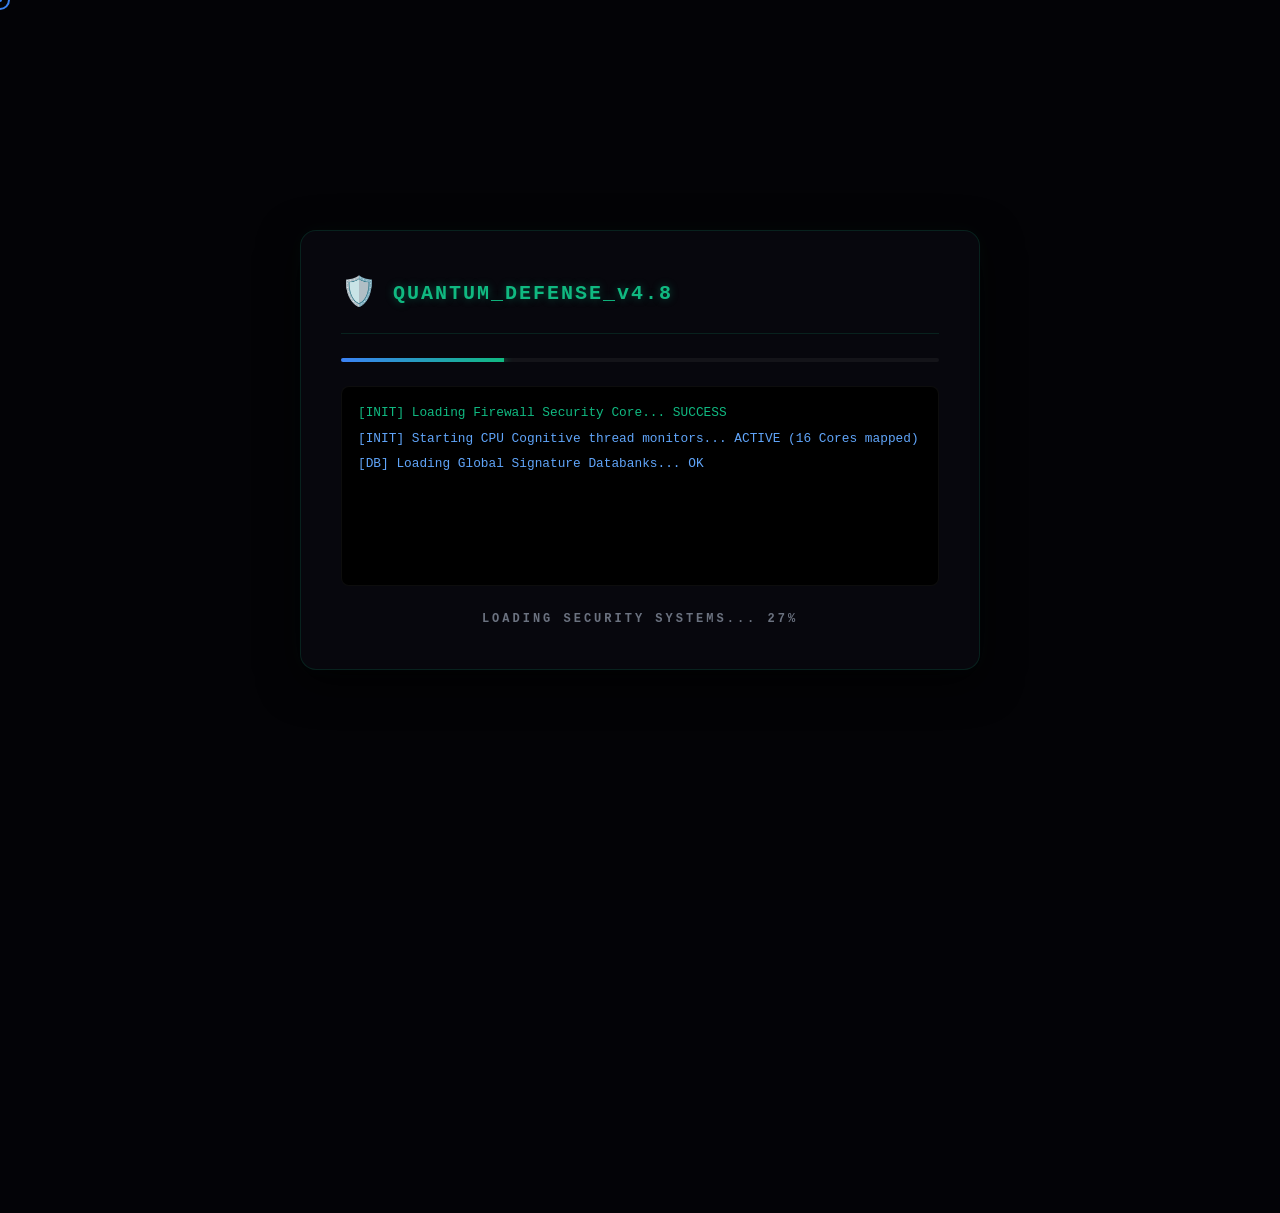
<file: firewall.html>
<!DOCTYPE html>
<html lang="en" data-theme="dark">
<head>
    <meta charset="UTF-8">
    <meta name="viewport" content="width=device-width, initial-scale=1.0">
    <meta name="description" content="Cinematic cyber firewall defense simulator. A premium, safe, and fully interactive real-time visual sandbox with Web Audio synthesis and procedural canvas radar scans.">
    <meta name="keywords" content="Adeeb Saifi, Firewall, Cyber Defense Simulator, Premium UI, Web Audio API, Canvas Animation">
    <meta name="author" content="Adeeb Saifi">
    <link rel="canonical" href="https://adeebsaifi.github.io/firewall.html">

    <!-- Open Graph / Facebook -->
    <meta property="og:type" content="website">
    <meta property="og:url" content="https://adeebsaifi.github.io/firewall.html">
    <meta property="og:title" content="Quantum Firewall Simulator | Adeeb Saifi">
    <meta property="og:description" content="Step into a state-of-the-art cyberpunk security terminal featuring live radar telemetry, audio synthesis, and real-time defense matrices.">
    <meta property="og:image" content="https://picsum.photos/1200/630?random=firewall-og">

    <!-- Twitter -->
    <meta property="twitter:card" content="summary_large_image">
    <meta property="twitter:url" content="https://adeebsaifi.github.io/firewall.html">
    <meta property="twitter:title" content="Quantum Firewall Simulator | Adeeb Saifi">
    <meta property="twitter:description" content="State-of-the-art cyberpunk security simulator with real-time vector defense grids.">
    <meta property="twitter:image" content="https://picsum.photos/1200/630?random=firewall-tw">

    <!-- PWA -->
    <meta name="theme-color" content="#0a0a0c">
    <link rel="manifest" href="manifest.json">
    <link rel="apple-touch-icon" href="images/icon-192.png">

    <title>Firewall Defense Simulation | Adeeb Saifi</title>

    <!-- Preload critical fonts/css -->
    <link rel="preconnect" href="https://fonts.googleapis.com">
    <link rel="preconnect" href="https://fonts.gstatic.com" crossorigin>
    <link href="https://fonts.googleapis.com/css2?family=Inter:wght@400;500;600;700;800;900&family=JetBrains+Mono:wght@400;500;700&display=swap" rel="stylesheet">

    <!-- Stylesheets -->
    <link rel="stylesheet" href="css/main.css">
    <link rel="stylesheet" href="css/animations.css">
    <link rel="stylesheet" href="css/firewall.css">

    <!-- Schema.org Person JSON-LD -->
    <script type="application/ld+json">
    {
      "@context": "https://schema.org",
      "@type": "Person",
      "name": "Adeeb Saifi",
      "jobTitle": "Senior Product Designer & Systems Engineer",
      "url": "https://adeebsaifi.github.io/index.html",
      "sameAs": [
        "https://github.com/adeebsaifi"
      ]
    }
    </script>
</head>
<body class="firewall-body">

    <!-- Scroll Progress -->
    <div class="scroll-progress" aria-hidden="true"></div>

    <!-- Custom Cursor -->
    <div class="custom-cursor" aria-hidden="true"></div>
    <div class="custom-cursor-dot" aria-hidden="true"></div>


    <!-- BOOT SEQUENCE OVERLAY -->
    <div id="boot-overlay" class="boot-overlay-panel" aria-live="polite" role="status">
        <div class="boot-container">
            <div class="cyber-brand-header">
                <span class="cyber-shield-svg">🛡️</span>
                <h2>QUANTUM_DEFENSE_v4.8</h2>
            </div>
            <div class="boot-loader-progress">
                <div id="boot-progress-bar" class="boot-fill"></div>
            </div>
            <div id="boot-console" class="boot-console-feed">
                <!-- Lines injected by JS -->
            </div>
            <div class="boot-percentage-status" id="boot-status-text">INITIALIZING SYSTEMS...</div>
        </div>
    </div>

    <!-- MAIN DASHBOARD CONTENT -->
    <main class="firewall-main-container hidden-by-default">

        <!-- Top Title Panel & Synth Controls -->
        <section class="firewall-header-section">
            <div class="header-details">
                <div class="system-badge glow-neon-green">REAL-TIME PROTECTION ACTIVE</div>
                <h1 class="main-title">FIREWALL DEFENSE COGNITIVE MATRIX</h1>
                <p class="subtitle">Autonomous Vector Defensive Interceptor & Real-Time Mitigation Hub</p>
            </div>

            <!-- Custom Web Audio Synth Panel -->
            <div class="synth-card card">
                <div class="synth-indicator">
                    <span class="pulse-node neon-blue"></span>
                    <span class="synth-status-text">AUDIO_SYNTH_ENGINE</span>
                </div>
                <div class="synth-controls-row">
                    <button id="synth-mute-btn" class="synth-btn btn btn-secondary" aria-label="Toggle Sound Output">
                        <span id="synth-sound-icon">🔊</span> MUTE
                    </button>
                    <div class="synth-frequency-indicator">
                        <span class="freq-label">FREQUENCY</span>
                        <div class="freq-oscillator-bars">
                            <span class="bar bar-1"></span>
                            <span class="bar bar-2"></span>
                            <span class="bar bar-3"></span>
                            <span class="bar bar-4"></span>
                            <span class="bar bar-5"></span>
                        </div>
                    </div>
                </div>
            </div>
        </section>

        <!-- Threat Severity Bar & Current Wave Track -->
        <section class="wave-tracker-bar card">
            <div class="wave-track-item">
                <span class="wave-label">ATTACK_WAVE</span>
                <span class="wave-value" id="current-wave-id">WAVE_01</span>
            </div>
            <div class="wave-progress-bar-container">
                <div class="wave-progress-fill" id="wave-progress-bar"></div>
            </div>
            <div class="wave-track-item">
                <span class="wave-label">CURRENT_THREAT</span>
                <span class="wave-value color-danger" id="wave-severity-status">MODERATE</span>
            </div>
        </section>

        <!-- Dashboard Layout Grid -->
        <div class="firewall-dashboard-grid">

            <!-- COLUMN 1: Live Map Radar / Canvas Interceptor Grid -->
            <section class="grid-col-large card card-glow visual-theater-card" aria-label="Real-time Network Interceptor Grid">
                <div class="theater-header">
                    <div class="theater-title-block">
                        <span class="scanning-beam"></span>
                        <h3>COGNITIVE_SHIELD_VISUALIZER</h3>
                    </div>
                    <div class="visual-legend">
                        <span class="legend-dot dot-secure"></span> Secure Node
                        <span class="legend-dot dot-intercept"></span> Deflector Dome
                        <span class="legend-dot dot-threat"></span> Deflected Vector
                    </div>
                </div>

                <div class="canvas-container">
                    <canvas id="radar-canvas"></canvas>

                    <!-- Overlay Hud Indicators -->
                    <div class="radar-hud-overlay pt-left">COORDS: LAT 47.60 // LNG -122.33</div>
                    <div class="radar-hud-overlay pt-right" id="radar-hud-node-count">NODES_SECURED: 254</div>
                    <div class="radar-hud-overlay pb-left">BEAM_SWEEP_HZ: 0.65</div>
                    <div class="radar-hud-overlay pb-right">GRID_REDUNDANCY: 99.98%</div>

                    <!-- Centered Status Indicator inside visual dome -->
                    <div class="center-shield-indicator" id="central-shield-dome">
                        <div class="shield-percentage" id="shield-percent-text">100%</div>
                        <div class="shield-label">INTEGRITY</div>
                    </div>
                </div>

                <div class="manual-trigger-panel">
                    <span class="trigger-label">MANUAL TEST VECTORS:</span>
                    <div class="trigger-buttons-group">
                        <button class="btn btn-secondary manual-btn-trigger" data-type="DDoS">DDoS</button>
                        <button class="btn btn-secondary manual-btn-trigger" data-type="SQLi">SQL Injection</button>
                        <button class="btn btn-secondary manual-btn-trigger" data-type="PortScan">Port Scan</button>
                        <button class="btn btn-secondary manual-btn-trigger" data-type="Ransomware">Ransomware</button>
                    </div>
                </div>
            </section>

            <!-- COLUMN 2: Telemetry Parameters & Metric Stats -->
            <section class="grid-col-small card-grid-telemetry">

                <!-- Status Cards -->
                <div class="telemetry-card card card-glow">
                    <div class="tele_icon glow-green">🛡️</div>
                    <div class="tele_info">
                        <div class="tele_label">FIREWALL STATUS</div>
                        <div class="tele_val color-success" id="tele-fw-status">DEFENDING</div>
                    </div>
                </div>

                <div class="telemetry-card card card-glow">
                    <div class="tele_icon glow-red">⚠️</div>
                    <div class="tele_info">
                        <div class="tele_label">THREAT LEVEL</div>
                        <div class="tele_val color-danger" id="tele-threat-level">CRITICAL</div>
                    </div>
                </div>

                <div class="telemetry-card card card-glow">
                    <div class="tele_icon glow-blue">⚡</div>
                    <div class="tele_info">
                        <div class="tele_label">PROTECTION INDEX</div>
                        <div class="tele_val" id="tele-protection-index">99.85%</div>
                    </div>
                </div>

                <div class="telemetry-card card card-glow">
                    <div class="tele_icon glow-violet">❌</div>
                    <div class="tele_info">
                        <div class="tele_label">BLOCKED ATTACKS</div>
                        <div class="tele_val text-glow-violet" id="tele-blocked-counter">142,501</div>
                    </div>
                </div>

                <div class="telemetry-card card card-glow">
                    <div class="tele_icon glow-orange">🌐</div>
                    <div class="tele_info">
                        <div class="tele_label">ACTIVE CONNECTIONS</div>
                        <div class="tele_val text-glow-orange" id="tele-active-conn">42</div>
                    </div>
                </div>

                <div class="telemetry-card card card-glow">
                    <div class="tele_icon glow-teal">📈</div>
                    <div class="tele_info">
                        <div class="tele_label">BANDWIDTH PROFILE</div>
                        <div class="tele_val text-glow-teal" id="tele-bandwidth">142 Mbps</div>
                    </div>
                </div>

                <div class="telemetry-card card card-glow">
                    <div class="tele_icon glow-purple">🧠</div>
                    <div class="tele_info">
                        <div class="tele_label">SECURITY SCORE</div>
                        <div class="tele_val text-glow-purple" id="tele-security-score">99/100</div>
                    </div>
                </div>

                <!-- Hardware Performance Meter widgets -->
                <div class="hardware-meters-container card card-glow">
                    <h3>SYSTEM_HARDWARE_RESOURCES</h3>

                    <div class="meter-group">
                        <div class="meter-labels">
                            <span>CPU CORES</span>
                            <span id="meter-cpu-val">24%</span>
                        </div>
                        <div class="meter-track">
                            <div class="meter-fill" id="meter-cpu-fill" style="width: 24%"></div>
                        </div>
                    </div>

                    <div class="meter-group">
                        <div class="meter-labels">
                            <span>RAM ALLOCATION</span>
                            <span id="meter-ram-val">4.2 GB</span>
                        </div>
                        <div class="meter-track">
                            <div class="meter-fill" id="meter-ram-fill" style="width: 32%"></div>
                        </div>
                    </div>

                    <div class="meter-group">
                        <div class="meter-labels">
                            <span>GRID CORE TEMP</span>
                            <span id="meter-temp-val">48°C</span>
                        </div>
                        <div class="meter-track">
                            <div class="meter-fill" id="meter-temp-fill" style="width: 48%"></div>
                        </div>
                    </div>

                    <div class="meter-group">
                        <div class="meter-labels">
                            <span>GATEWAY LATENCY</span>
                            <span id="meter-latency-val">14ms</span>
                        </div>
                        <div class="meter-track">
                            <div class="meter-fill" id="meter-latency-fill" style="width: 14%"></div>
                        </div>
                    </div>
                </div>

            </section>

        </div>

        <!-- Terminal Console Panel -->
        <section class="card card-glow terminal-panel-card">
            <div class="terminal-card-header">
                <div class="terminal-title-group">
                    <span class="terminal-pulsing-icon"></span>
                    <h3>THREAT_INTERACTION_STREAM</h3>
                </div>
                <div class="terminal-action-buttons">
                    <button class="terminal-tool-btn" id="terminal-clear-btn" aria-label="Clear logs">CLEAR</button>
                    <button class="terminal-tool-btn" id="terminal-auto-btn" aria-label="Toggle auto scroll">AUTO_SCROLL: ON</button>
                </div>
            </div>
            <div class="terminal-body-feed" id="terminal-feed-container">
                <!-- Injected via JavaScript -->
            </div>
        </section>

    </main>

    <!-- SYSTEM SECURE ENDING DIALOG OVERLAY (Hidden by default) -->
    <div id="ending-secure-overlay" class="secure-modal-overlay hidden-by-default">
        <div class="secure-modal-card card">
            <div class="secure-shield-pulse">🛡️</div>
            <h1 class="secure-title">SYSTEM SECURE</h1>
            <p class="secure-desc">Quantum Firewall Defensive Matrix has successfully neutralized all incoming offensive waves. Redundancy integrity restored to optimal status.</p>

            <div class="stats-overview-secure">
                <div class="secure-stat">
                    <span class="lbl">THREAT LEVEL</span>
                    <span class="val color-success">LOW</span>
                </div>
                <div class="secure-stat">
                    <span class="lbl">PROTECTION LEVEL</span>
                    <span class="val color-success">100%</span>
                </div>
                <div class="secure-stat">
                    <span class="lbl">VECTORS LOGGED</span>
                    <span class="val text-glow-blue" id="final-intercepted-count">0</span>
                </div>
            </div>

            <div class="modal-buttons-row">
                <button class="btn btn-primary" id="btn-restart-simulation">RESTART MATRIX</button>
                <a href="index.html" class="btn btn-secondary">RETURN TO HUB</a>
            </div>
        </div>
    </div>

    <!-- Safety Warning Disclaimer Banner -->
    <div class="safety-warning-banner" role="complementary">
        <div class="warning-icon">🛡️</div>
        <p class="warning-text">Simulation Mode — No real security operations or network scans are performed.</p>
    </div>


    <!-- Scripts -->
    <script src="js/main.js"></script>
    <script src="js/firewall.js"></script>
</body>
</html>
</file>
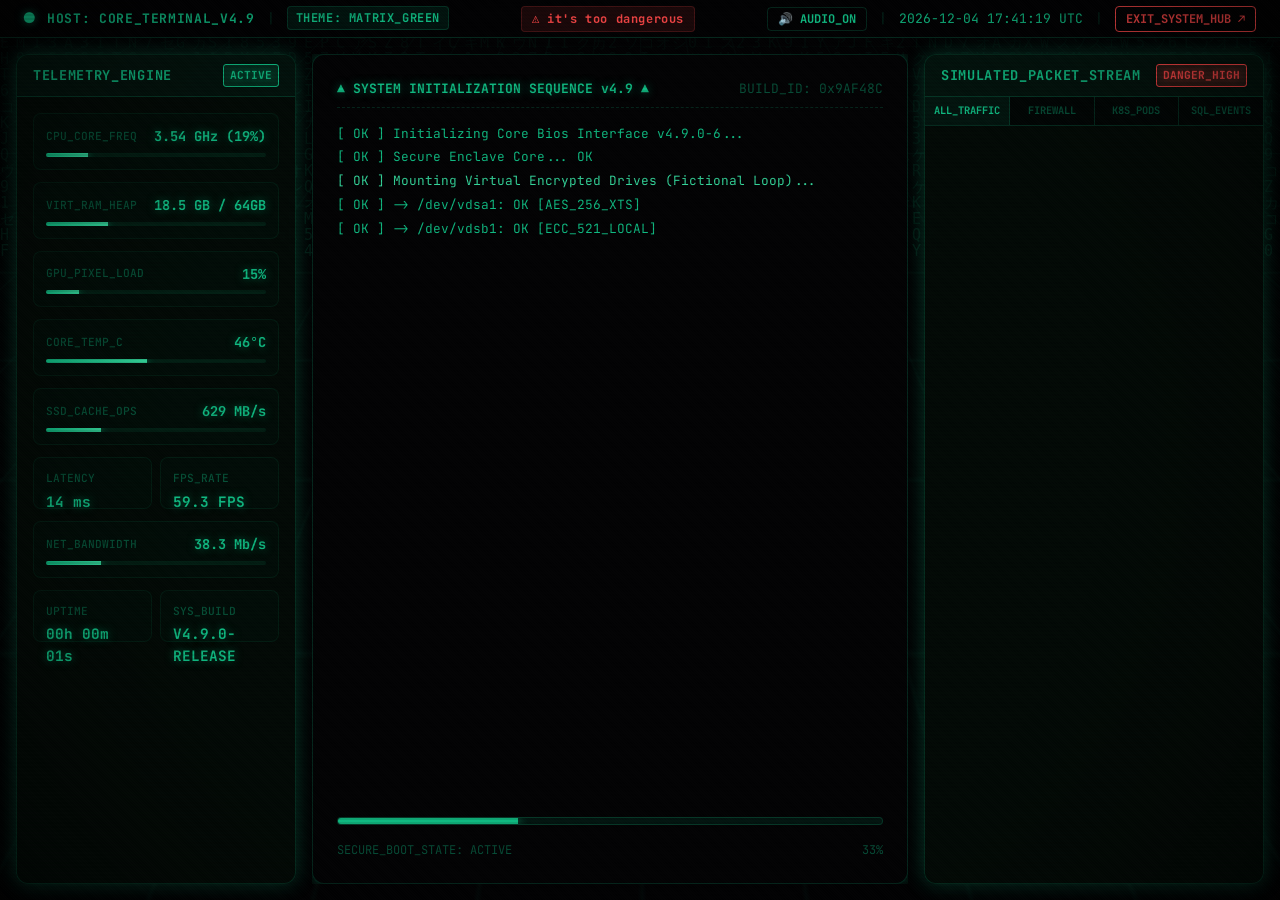
<file: hacker.html>
<!DOCTYPE html>
<html lang="en">
<head>
    <meta charset="UTF-8">
    <meta name="viewport" content="width=device-width, initial-scale=1.0">
    <meta name="robots" content="noindex, nofollow">
    <link rel="canonical" href="https://adeebsaifi.github.io/hacker.html">
    <title>CYBERNETIC_TERMINAL_V4.9 // CODENAME: SAIFI</title>

    <!-- Typography -->
    <link rel="preconnect" href="https://fonts.googleapis.com">
    <link rel="preconnect" href="https://fonts.gstatic.com" crossorigin>
    <link href="https://fonts.googleapis.com/css2?family=JetBrains+Mono:wght@300;400;500;700&display=swap" rel="stylesheet">

    <!-- Stylesheets -->
    <link rel="stylesheet" href="css/hacker.css">
</head>
<body class="theme-matrix">
    <!-- CRT Effects -->
    <div class="crt-overlay"></div>
    <div class="scanlines"></div>
    <div class="noise-overlay"></div>

    <!-- Matrix Rain Mode Canvas -->
    <canvas id="matrix-canvas" class="matrix-bg-canvas"></canvas>

    <!-- Glowing Grid Background -->
    <div class="cyber-grid"></div>

    <!-- Particle Layer -->
    <div id="particle-container" class="particles"></div>

    <!-- Top Status Bar -->
    <header class="top-status-bar">
        <div class="status-left">
            <span class="blinking-node">●</span>
            <span class="host-label">HOST: CORE_TERMINAL_V4.9</span>
            <span class="divider">|</span>
            <span id="current-theme-label" class="status-highlight">THEME: MATRIX_GREEN</span>
        </div>
        <div class="status-center">
            <span class="disclaimer-alert">⚠️ it's too dangerous </span>
        </div>
        <div class="status-right">
            <button id="mute-btn" class="status-btn" title="Toggle audio feedback">🔊 AUDIO_ON</button>
            <span class="divider">|</span>
            <span id="system-clock">00:00:00 UTC</span>
            <span class="divider">|</span>
            <a href="index.html" class="status-btn exit-btn">EXIT_SYSTEM_HUB ↗</a>
        </div>
    </header>

    <!-- Main Workspace Container -->
    <main class="workspace-grid">

        <!-- Left Glassmorphic Side Panel: Real-time Telemetry Widgets -->
        <section class="side-panel left-panel">
            <div class="panel-header">
                <h3>TELEMETRY_ENGINE</h3>
                <span class="panel-status font-glow">ACTIVE</span>
            </div>

            <div class="widgets-container">
                <!-- widget: CPU -->
                <div class="widget-card">
                    <div class="widget-row">
                        <span class="widget-label">CPU_CORE_FREQ</span>
                        <span id="cpu-value" class="widget-value font-glow">4.82 GHz</span>
                    </div>
                    <div class="progress-bar-bg">
                        <div id="cpu-bar" class="progress-bar-fill" style="width: 48%;"></div>
                    </div>
                </div>

                <!-- widget: RAM -->
                <div class="widget-card">
                    <div class="widget-row">
                        <span class="widget-label">VIRT_RAM_HEAP</span>
                        <span id="ram-value" class="widget-value font-glow">24.1 GB / 64GB</span>
                    </div>
                    <div class="progress-bar-bg">
                        <div id="ram-bar" class="progress-bar-fill" style="width: 37%;"></div>
                    </div>
                </div>

                <!-- widget: GPU -->
                <div class="widget-card">
                    <div class="widget-row">
                        <span class="widget-label">GPU_PIXEL_LOAD</span>
                        <span id="gpu-value" class="widget-value font-glow">12%</span>
                    </div>
                    <div class="progress-bar-bg">
                        <div id="gpu-bar" class="progress-bar-fill" style="width: 12%;"></div>
                    </div>
                </div>

                <!-- widget: Temp -->
                <div class="widget-card">
                    <div class="widget-row">
                        <span class="widget-label">CORE_TEMP_C</span>
                        <span id="temp-value" class="widget-value font-glow">41°C</span>
                    </div>
                    <div class="progress-bar-bg">
                        <div id="temp-bar" class="progress-bar-fill" style="width: 41%;"></div>
                    </div>
                </div>

                <!-- widget: Storage -->
                <div class="widget-card">
                    <div class="widget-row">
                        <span class="widget-label">SSD_CACHE_OPS</span>
                        <span id="storage-value" class="widget-value font-glow">890 MB/s</span>
                    </div>
                    <div class="progress-bar-bg">
                        <div id="storage-bar" class="progress-bar-fill" style="width: 55%;"></div>
                    </div>
                </div>

                <!-- widget: Latency / Bandwidth -->
                <div class="widget-grid-2">
                    <div class="widget-card sub-card">
                        <span class="widget-label">LATENCY</span>
                        <span id="latency-value" class="widget-value font-glow">14 ms</span>
                    </div>
                    <div class="widget-card sub-card">
                        <span class="widget-label">FPS_RATE</span>
                        <span id="fps-value" class="widget-value font-glow">60.0 FPS</span>
                    </div>
                </div>

                <!-- widget: Bandwidth / Uptime -->
                <div class="widget-card">
                    <div class="widget-row">
                        <span class="widget-label">NET_BANDWIDTH</span>
                        <span id="bandwidth-value" class="widget-value font-glow">84.2 Mb/s</span>
                    </div>
                    <div class="progress-bar-bg">
                        <div id="bandwidth-bar" class="progress-bar-fill" style="width: 68%;"></div>
                    </div>
                </div>

                <div class="widget-grid-2">
                    <div class="widget-card sub-card">
                        <span class="widget-label">UPTIME</span>
                        <span id="uptime-value" class="widget-value font-glow">00h 02m 14s</span>
                    </div>
                    <div class="widget-card sub-card">
                        <span class="widget-label">SYS_BUILD</span>
                        <span class="widget-value font-glow">V4.9.0-RELEASE</span>
                    </div>
                </div>
            </div>
        </section>

        <!-- Center Workspace: Interactive Simulation Terminal -->
        <section class="center-workspace">
            <!-- Startup Boot Sequence Panel -->
            <div id="boot-overlay" class="boot-sequence-container">
                <div class="boot-header">
                    <span class="boot-logo">▲ SYSTEM INITIALIZATION SEQUENCE v4.9 ▲</span>
                    <span class="boot-version">BUILD_ID: 0x9AF48C</span>
                </div>
                <div id="boot-lines" class="boot-lines-content"></div>
                <div class="boot-progress-container">
                    <div id="boot-progress-bar" class="boot-progress-fill" style="width: 0%;"></div>
                </div>
                <div class="boot-footer">
                    <span>SECURE_BOOT_STATE: ACTIVE</span>
                    <span id="boot-pct">0%</span>
                </div>
            </div>

            <!-- Fake Interactive Terminal -->
            <div class="terminal-container">
                <div class="terminal-header">
                    <div class="window-dots">
                        <span class="dot dot-red"></span>
                        <span class="dot dot-yellow"></span>
                        <span class="dot dot-green"></span>
                    </div>
                    <span class="terminal-title">bash --secure-shell-emulator@adeebsaifi</span>
                    <span class="terminal-crypto-tag">AES_256_GCM</span>
                </div>

                <div class="terminal-body" id="terminal-screen">
                    <div class="terminal-welcome">
                        <pre class="terminal-ascii">
 ██████╗██╗   ██╗██████╗ ███████╗██████╗
██╔════╝╚██╗ ██╔╝██╔══██╗██╔════╝██╔══██╗
██║      ╚████╔╝ ██████╔╝█████╗  ██████╔╝
██║       ╚██╔╝  ██╔══██╗██╔══╝  ██╔══██╗
╚██████╗   ██║   ██████╔╝███████╗██║  ██║
 ╚═════╝   ╚═╝   ╚═════╝ ╚══════╝╚═╝  ╚═╝

████████╗███████╗██████╗ ███╗   ███╗██╗███╗   ██╗ █████╗ ██╗
╚══██╔══╝██╔════╝██╔══██╗████╗ ████║██║████╗  ██║██╔══██╗██║
   ██║   █████╗  ██████╔╝██╔████╔██║██║██╔██╗ ██║███████║██║
   ██║   ██╔══╝  ██╔══██╗██║╚██╔╝██║██║██║╚██╗██║██╔══██║██║
   ██║   ███████╗██║  ██║██║ ╚═╝ ██║██║██║ ╚████║██║  ██║███████╗
   ╚═╝   ╚══════╝╚═╝  ╚═╝╚═╝     ╚═╝╚═╝╚═╝  ╚═══╝╚═╝  ╚═╝╚══════╝
                                                                 </pre>
                        <p class="welcome-text">WELCOME TO THE EXPERIMENTAL CYBERNETIC CODENAME: SAIFI CLIENT SIMULATOR.</p>
                        <p class="welcome-subtext">Designed for ultra-premium visual immersion. Fictional, safe environment only.</p>
                        <p class="welcome-hint">Type <span class="highlight-cmd">help</span> for a catalog of safe simulation routines.</p>
                        <p>&nbsp;</p>
                    </div>

                    <!-- Line logs container -->
                    <div id="terminal-history"></div>

                    <!-- Command Line Input -->
                    <div class="terminal-input-line">
                        <span class="prompt-host">guest@quantum-terminal:~$</span>
                        <div class="input-wrapper">
                            <input type="text" id="terminal-input" autofocus autocomplete="off" spellcheck="false" aria-label="Terminal simulator input">
                            <span id="custom-cursor" class="custom-terminal-cursor"></span>
                        </div>
                    </div>
                </div>
            </div>
        </section>

        <!-- Right Glassmorphic Side Panel: Live Threat Simulation Logs -->
        <section class="side-panel right-panel">
            <div class="panel-header">
                <h3>SIMULATED_PACKET_STREAM</h3>
                <span class="panel-status font-glow-red alert-state">DANGER_HIGH</span>
            </div>

            <!-- Filter Options for stream (visual purely) -->
            <div class="stream-categories">
                <span class="stream-cat active">ALL_TRAFFIC</span>
                <span class="stream-cat">FIREWALL</span>
                <span class="stream-cat">K8S_PODS</span>
                <span class="stream-cat">SQL_EVENTS</span>
            </div>

            <!-- Endless live container logs -->
            <div id="packet-logs-stream" class="packet-logs-container">
                <!-- Simulated rows are appended dynamically -->
            </div>
        </section>

    </main>


    <!-- Scripts -->
    <script src="js/hacker.js"></script>
</body>
</html>
</file>
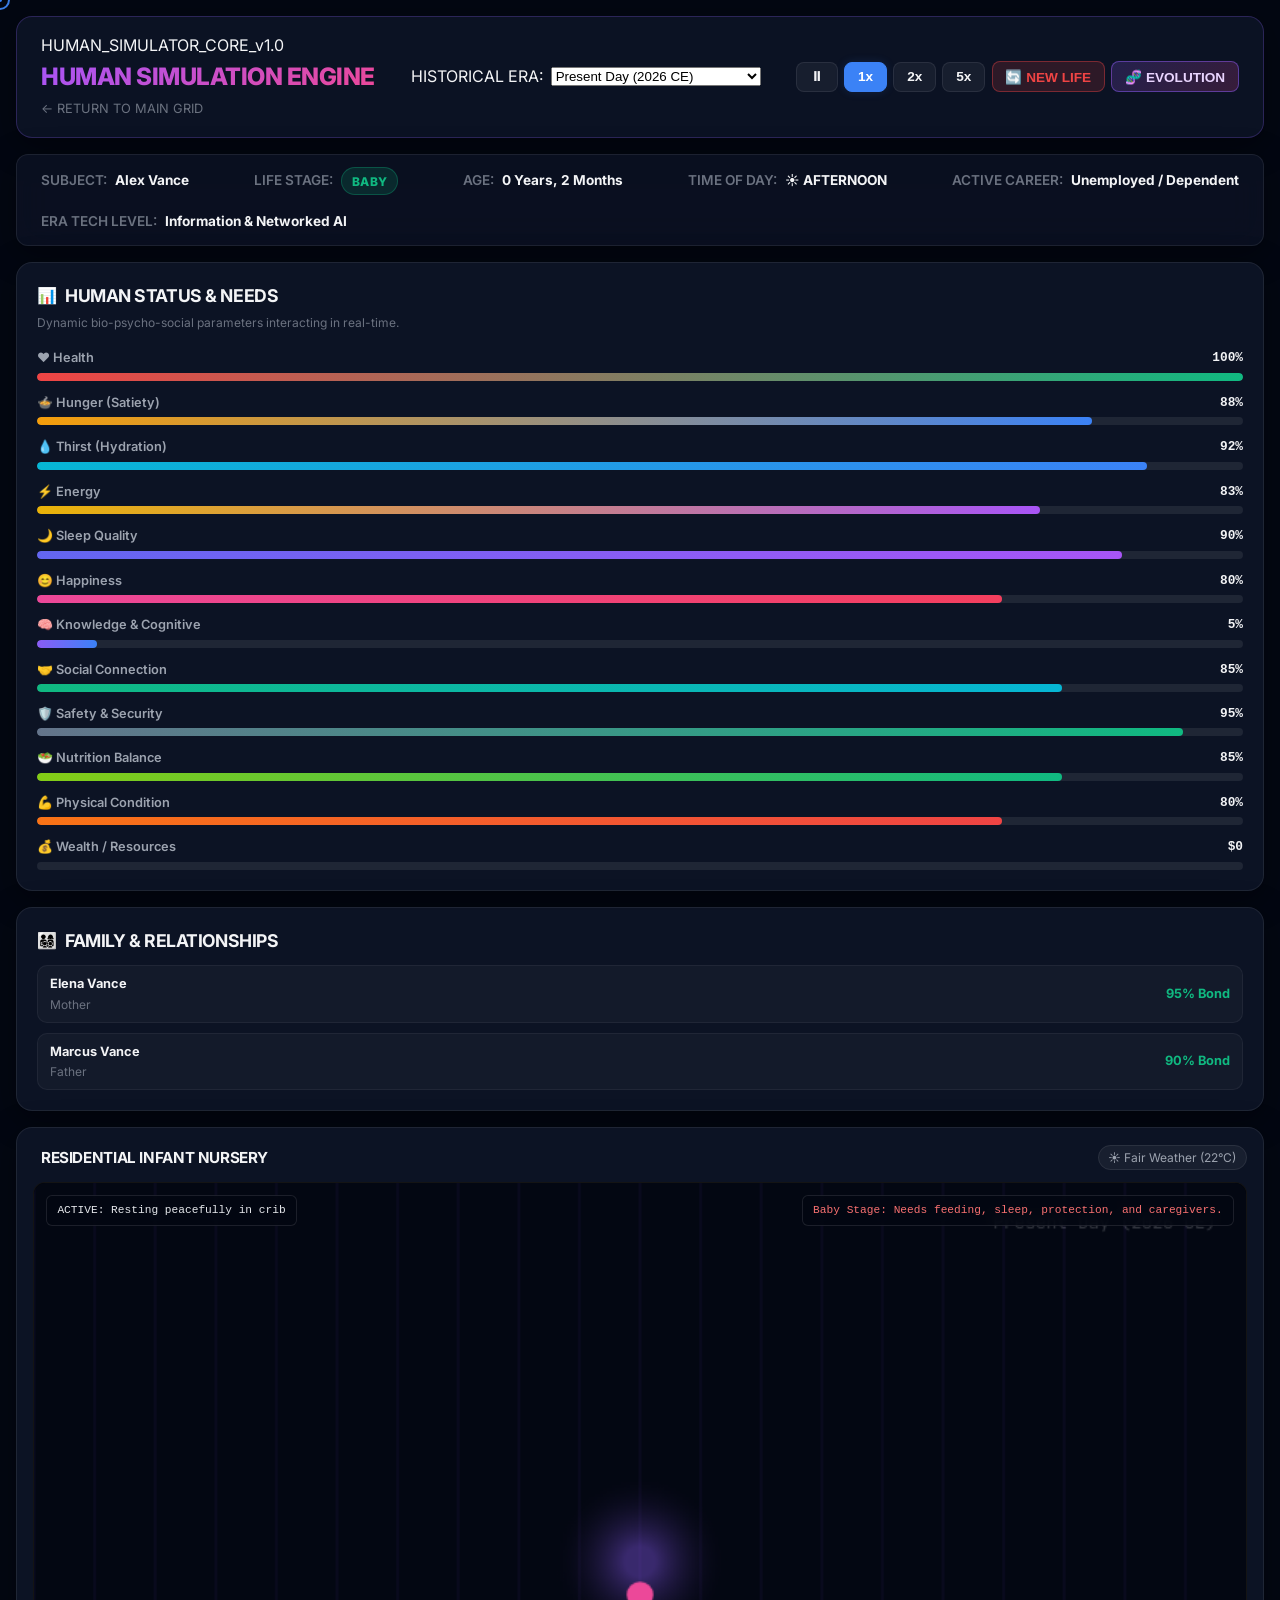
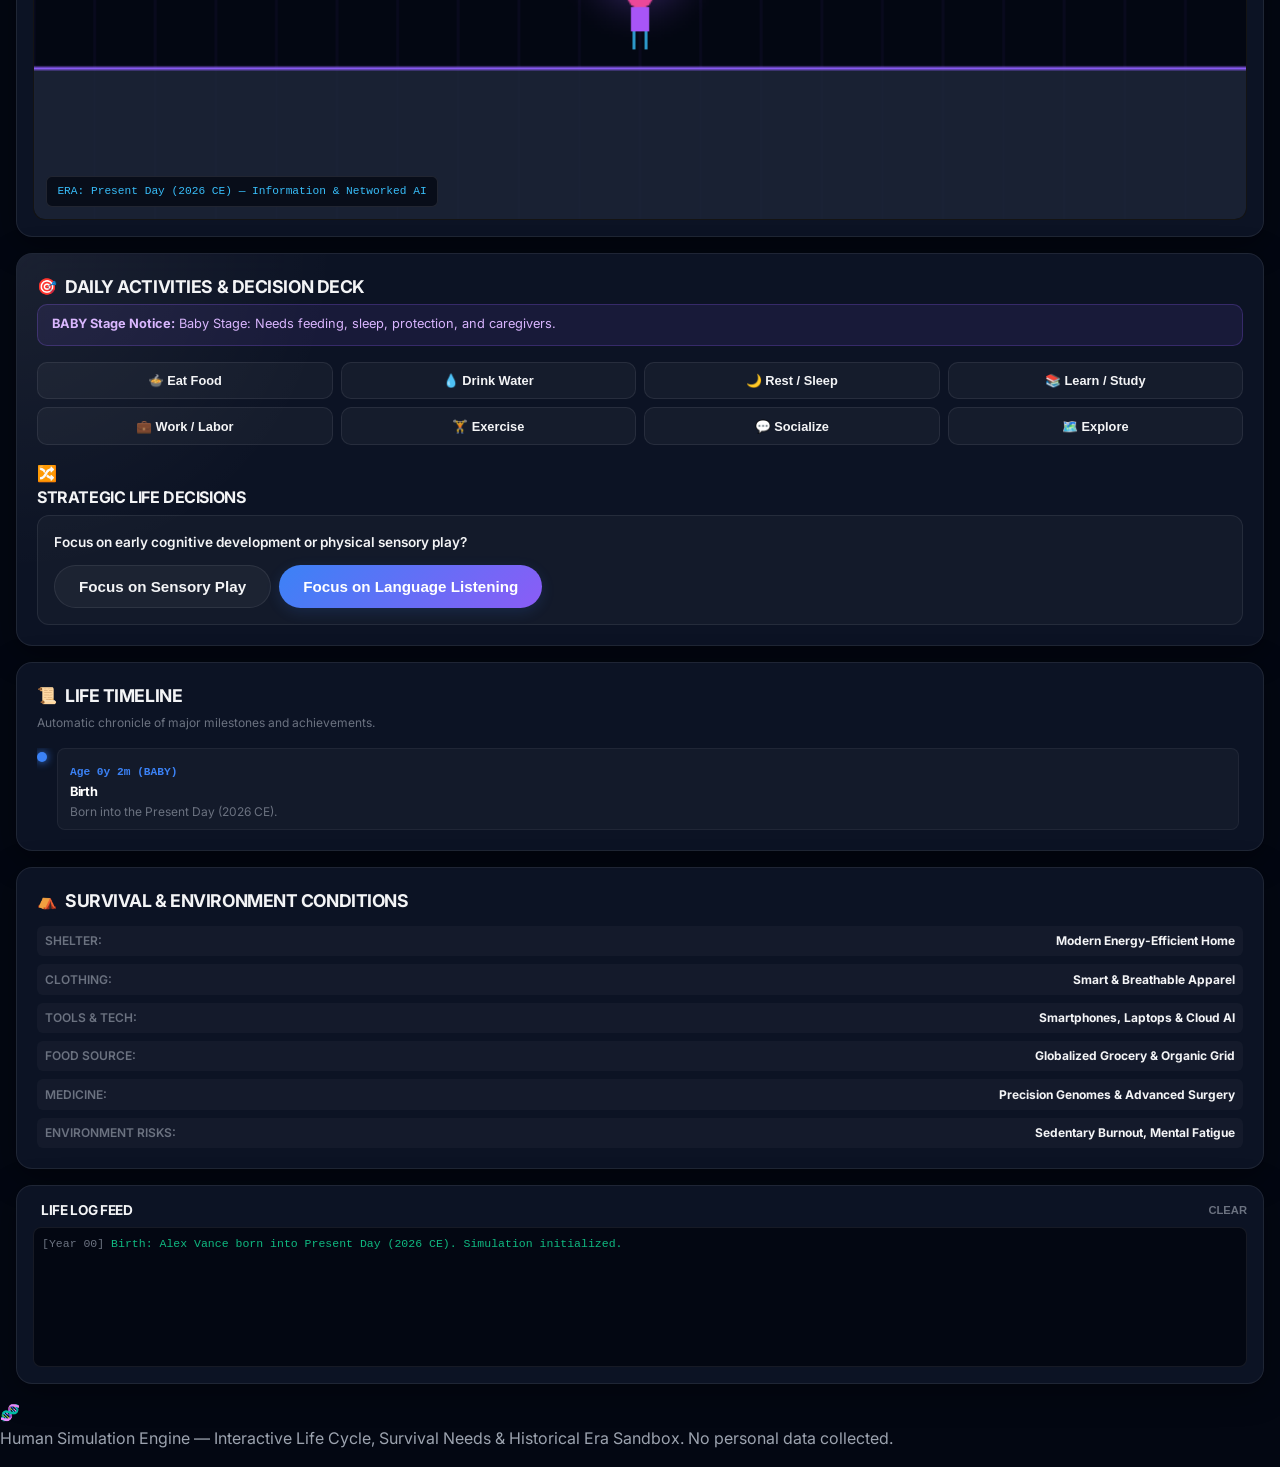
<file: human.html>
<!DOCTYPE html>
<html lang="en" data-theme="dark">
<head>
    <meta charset="UTF-8">
    <meta name="viewport" content="width=device-width, initial-scale=1.0, maximum-scale=1.0, user-scalable=no">

    <!-- SEO Metadata -->
    <meta name="description" content="Immersive interactive Human Simulator — From Birth to Death. Experience human development, survival needs, historical eras, relationships, decision-making, and aging.">
    <meta name="keywords" content="Human Simulator, Life Cycle, Human Needs, Survival Simulation, Historical Eras, Human Evolution, Interactive Sandbox">
    <meta name="author" content="Adeeb Saifi">
    <link rel="canonical" href="https://adeebsaifi.github.io/human.html">

    <!-- Open Graph -->
    <meta property="og:type" content="website">
    <meta property="og:url" content="https://adeebsaifi.github.io/human.html">
    <meta property="og:title" content="Human Simulator — From Birth to Death | Interactive Experience">
    <meta property="og:description" content="Step into an interactive human simulation covering lifecycle stages, dynamic survival needs, historical eras, decisions, and evolution foundations.">
    <meta property="og:image" content="https://picsum.photos/1200/630?random=human-og">

    <!-- PWA -->
    <meta name="theme-color" content="#030712">
    <link rel="manifest" href="manifest.json">

    <title>Human Simulator — From Birth to Death</title>

    <!-- Preload fonts -->
    <link rel="preconnect" href="https://fonts.googleapis.com">
    <link rel="preconnect" href="https://fonts.gstatic.com" crossorigin>
    <link href="https://fonts.googleapis.com/css2?family=Inter:wght@300;400;500;600;700;800;900&family=JetBrains+Mono:wght@400;500;700;800&display=swap" rel="stylesheet">

    <!-- Stylesheets -->
    <link rel="stylesheet" href="css/main.css">
    <link rel="stylesheet" href="css/animations.css">
    <link rel="stylesheet" href="css/human.css">
</head>
<body class="human-body theme-cyberpunk">

    <!-- Scroll Progress -->
    <div class="scroll-progress" aria-hidden="true"></div>

    <!-- Custom Cursor -->
    <div class="custom-cursor" aria-hidden="true"></div>
    <div class="custom-cursor-dot" aria-hidden="true"></div>

    <!-- MAIN SIMULATION CONTAINER -->
    <main class="human-main-container">

        <!-- Top Command Header Bar -->
        <header class="human-command-bar card">
            <div class="command-bar-left">
                <span class="system-badge glow-neon-purple">HUMAN_SIMULATOR_CORE_v1.0</span>
                <h1 class="main-title">HUMAN SIMULATION ENGINE</h1>
                <div class="nav-back-link-wrapper">
                    <a href="index.html" class="nav-back-link">← RETURN TO MAIN GRID</a>
                </div>
            </div>

            <!-- Era & Controls Module -->
            <div class="command-bar-center era-control-module">
                <div class="era-selector-wrapper">
                    <label for="era-selector" class="control-label">HISTORICAL ERA:</label>
                    <select id="era-selector" class="theme-dropdown" aria-label="Select Historical Era">
                        <option value="ancient">Ancient World (~2000 BCE)</option>
                        <option value="medieval">Medieval Period (~1200 CE)</option>
                        <option value="early_modern">Early Modern Era (~1650 CE)</option>
                        <option value="industrial">Industrial Era (~1880 CE)</option>
                        <option value="modern">Modern Era (~1970 CE)</option>
                        <option value="present" selected>Present Day (2026 CE)</option>
                        <option value="future">Hypothetical Future (~2100 CE)</option>
                    </select>
                </div>
            </div>

            <div class="command-bar-right">
                <!-- Speed & Simulation Controls -->
                <div class="sim-speed-controls">
                    <button id="btn-pause" class="sim-ctrl-btn" title="Pause Simulation">⏸</button>
                    <button id="btn-speed-1" class="sim-ctrl-btn active" title="1x Speed">1x</button>
                    <button id="btn-speed-2" class="sim-ctrl-btn" title="2x Speed">2x</button>
                    <button id="btn-speed-5" class="sim-ctrl-btn" title="5x Speed">5x</button>
                    <button id="btn-restart" class="sim-ctrl-btn btn-danger" title="New Human Life">🔄 NEW LIFE</button>
                    <button id="btn-open-evolution" class="sim-ctrl-btn btn-accent" title="Human Evolution & Civilization">🧬 EVOLUTION</button>
                </div>
            </div>
        </header>

        <!-- Dynamic Header Status Strip -->
        <div class="human-status-strip card">
            <div class="strip-item">
                <span class="strip-label">SUBJECT:</span>
                <span class="strip-value" id="hdr-char-name">Alex Vance</span>
            </div>
            <div class="strip-item">
                <span class="strip-label">LIFE STAGE:</span>
                <span class="stage-badge" id="hdr-life-stage">BABY</span>
            </div>
            <div class="strip-item">
                <span class="strip-label">AGE:</span>
                <span class="strip-value font-mono" id="hdr-char-age">0 Years, 2 Months</span>
            </div>
            <div class="strip-item">
                <span class="strip-label">TIME OF DAY:</span>
                <span class="strip-value" id="hdr-time-of-day">🌅 MORNING</span>
            </div>
            <div class="strip-item">
                <span class="strip-label">ACTIVE CAREER:</span>
                <span class="strip-value" id="hdr-active-job">Dependent Infant</span>
            </div>
            <div class="strip-item">
                <span class="strip-label">ERA TECH LEVEL:</span>
                <span class="strip-value color-accent" id="hdr-era-tech">Present Day Information Age</span>
            </div>
        </div>

        <!-- Simulation Main Grid -->
        <div class="human-simulator-grid">

            <!-- LEFT COLUMN: Human Needs & Status System + Family/Social -->
            <section class="human-col-left">
                <!-- Human Status Panel -->
                <div class="card status-card">
                    <div class="panel-header">
                        <span class="header-icon">📊</span>
                        <h3>HUMAN STATUS & NEEDS</h3>
                    </div>
                    <p class="panel-subtitle">Dynamic bio-psycho-social parameters interacting in real-time.</p>

                    <div class="meters-container">
                        <!-- Health -->
                        <div class="meter-group">
                            <div class="meter-lbl-row">
                                <span>❤️ Health</span>
                                <span class="meter-val" id="val-health">100%</span>
                            </div>
                            <div class="bar-container">
                                <div class="bar-fill bar-health" id="fill-health" style="width: 100%;"></div>
                            </div>
                        </div>

                        <!-- Hunger -->
                        <div class="meter-group">
                            <div class="meter-lbl-row">
                                <span>🍲 Hunger (Satiety)</span>
                                <span class="meter-val" id="val-hunger">90%</span>
                            </div>
                            <div class="bar-container">
                                <div class="bar-fill bar-hunger" id="fill-hunger" style="width: 90%;"></div>
                            </div>
                        </div>

                        <!-- Thirst -->
                        <div class="meter-group">
                            <div class="meter-lbl-row">
                                <span>💧 Thirst (Hydration)</span>
                                <span class="meter-val" id="val-thirst">95%</span>
                            </div>
                            <div class="bar-container">
                                <div class="bar-fill bar-thirst" id="fill-thirst" style="width: 95%;"></div>
                            </div>
                        </div>

                        <!-- Energy -->
                        <div class="meter-group">
                            <div class="meter-lbl-row">
                                <span>⚡ Energy</span>
                                <span class="meter-val" id="val-energy">85%</span>
                            </div>
                            <div class="bar-container">
                                <div class="bar-fill bar-energy" id="fill-energy" style="width: 85%;"></div>
                            </div>
                        </div>

                        <!-- Sleep -->
                        <div class="meter-group">
                            <div class="meter-lbl-row">
                                <span>🌙 Sleep Quality</span>
                                <span class="meter-val" id="val-sleep">90%</span>
                            </div>
                            <div class="bar-container">
                                <div class="bar-fill bar-sleep" id="fill-sleep" style="width: 90%;"></div>
                            </div>
                        </div>

                        <!-- Happiness -->
                        <div class="meter-group">
                            <div class="meter-lbl-row">
                                <span>😊 Happiness</span>
                                <span class="meter-val" id="val-happiness">80%</span>
                            </div>
                            <div class="bar-container">
                                <div class="bar-fill bar-happiness" id="fill-happiness" style="width: 80%;"></div>
                            </div>
                        </div>

                        <!-- Knowledge -->
                        <div class="meter-group">
                            <div class="meter-lbl-row">
                                <span>🧠 Knowledge & Cognitive</span>
                                <span class="meter-val" id="val-knowledge">5%</span>
                            </div>
                            <div class="bar-container">
                                <div class="bar-fill bar-knowledge" id="fill-knowledge" style="width: 5%;"></div>
                            </div>
                        </div>

                        <!-- Social Connection -->
                        <div class="meter-group">
                            <div class="meter-lbl-row">
                                <span>🤝 Social Connection</span>
                                <span class="meter-val" id="val-social">85%</span>
                            </div>
                            <div class="bar-container">
                                <div class="bar-fill bar-social" id="fill-social" style="width: 85%;"></div>
                            </div>
                        </div>

                        <!-- Safety -->
                        <div class="meter-group">
                            <div class="meter-lbl-row">
                                <span>🛡️ Safety & Security</span>
                                <span class="meter-val" id="val-safety">95%</span>
                            </div>
                            <div class="bar-container">
                                <div class="bar-fill bar-safety" id="fill-safety" style="width: 95%;"></div>
                            </div>
                        </div>

                        <!-- Nutrition -->
                        <div class="meter-group">
                            <div class="meter-lbl-row">
                                <span>🥗 Nutrition Balance</span>
                                <span class="meter-val" id="val-nutrition">85%</span>
                            </div>
                            <div class="bar-container">
                                <div class="bar-fill bar-nutrition" id="fill-nutrition" style="width: 85%;"></div>
                            </div>
                        </div>

                        <!-- Physical Condition -->
                        <div class="meter-group">
                            <div class="meter-lbl-row">
                                <span>💪 Physical Condition</span>
                                <span class="meter-val" id="val-physical">80%</span>
                            </div>
                            <div class="bar-container">
                                <div class="bar-fill bar-physical" id="fill-physical" style="width: 80%;"></div>
                            </div>
                        </div>

                        <!-- Wealth / Resources -->
                        <div class="meter-group">
                            <div class="meter-lbl-row">
                                <span>💰 Wealth / Resources</span>
                                <span class="meter-val font-mono" id="val-money">$0</span>
                            </div>
                            <div class="bar-container">
                                <div class="bar-fill bar-money" id="fill-money" style="width: 10%;"></div>
                            </div>
                        </div>
                    </div>
                </div>

                <!-- Family & Social System Card -->
                <div class="card family-card">
                    <div class="panel-header">
                        <span class="header-icon">👨‍👩‍👧‍👦</span>
                        <h3>FAMILY & RELATIONSHIPS</h3>
                    </div>
                    <div class="family-list" id="family-list-container">
                        <!-- Populated by JS -->
                    </div>
                </div>
            </section>

            <!-- CENTER COLUMN: Visual Environment Viewport + Activities & Decisions Deck -->
            <section class="human-col-center">
                <!-- Simulation Viewport -->
                <div class="card viewport-card">
                    <div class="viewport-header">
                        <div class="hdr-left">
                            <span class="blinking-dot"></span>
                            <h3 id="env-zone-title">RESIDENTIAL INFANT NURSERY</h3>
                        </div>
                        <div class="hdr-right">
                            <span class="env-tag" id="env-weather-tag">☀️ Fair Weather (22°C)</span>
                        </div>
                    </div>

                    <div class="canvas-viewport-container" id="canvas-container-box">
                        <canvas id="human-canvas" width="800" height="420"></canvas>

                        <!-- HUD Overlays inside Canvas -->
                        <div class="hud-overlay top-left" id="hud-activity-text">ACTIVE: Resting peacefully in crib</div>
                        <div class="hud-overlay top-right" id="hud-stage-limits">LIMITATIONS: Cannot walk or communicate verbally</div>
                        <div class="hud-overlay bottom-left" id="hud-era-info">ERA: Present Day (2026 CE) — Electricity & Modern Medicine</div>

                        <!-- Toast Event Overlay -->
                        <div id="event-toast" class="event-toast-box hidden">
                            <span class="toast-icon" id="toast-icon">⚡</span>
                            <div class="toast-body">
                                <strong id="toast-title">First Steps Taken!</strong>
                                <p id="toast-desc">Alex took their first unassisted steps in the nursery.</p>
                            </div>
                        </div>
                    </div>
                </div>

                <!-- Daily Activities & Action Control Deck -->
                <div class="card actions-card">
                    <div class="panel-header">
                        <span class="header-icon">🎯</span>
                        <h3>DAILY ACTIVITIES & DECISION DECK</h3>
                    </div>

                    <!-- Stage Abilities & Notice -->
                    <div class="stage-notice" id="stage-notice-box">
                        <strong>Baby Stage Abilities:</strong> Basic needs care, breast/bottle feeding, sleeping, bonding with caregivers.
                    </div>

                    <!-- Primary Actions Buttons Grid -->
                    <div class="actions-grid" id="actions-buttons-grid">
                        <button class="act-btn" id="act-eat" data-act="eat">🍲 Eat Food</button>
                        <button class="act-btn" id="act-drink" data-act="drink">💧 Drink Water</button>
                        <button class="act-btn" id="act-sleep" data-act="sleep">🌙 Rest / Sleep</button>
                        <button class="act-btn" id="act-learn" data-act="learn">📚 Learn / Study</button>
                        <button class="act-btn" id="act-work" data-act="work">💼 Work / Labor</button>
                        <button class="act-btn" id="act-exercise" data-act="exercise">🏋️ Exercise</button>
                        <button class="act-btn" id="act-socialize" data-act="socialize">💬 Socialize</button>
                        <button class="act-btn" id="act-explore" data-act="explore">🗺️ Explore</button>
                    </div>

                    <!-- Career & Job Selection Dropdown -->
                    <div class="career-selection-row" id="career-select-wrapper" style="margin-top: 1rem; display: none;">
                        <label for="career-dropdown" class="control-label">SELECT CAREER / OCCUPATION:</label>
                        <select id="career-dropdown" class="theme-dropdown" style="width: 100%;">
                            <!-- Populated dynamically based on Age & Era -->
                        </select>
                    </div>

                    <!-- Life Decisions Panel -->
                    <div class="decisions-container" style="margin-top: 1rem;">
                        <div class="decisions-header">
                            <span class="header-icon">🔀</span>
                            <h4>STRATEGIC LIFE DECISIONS</h4>
                        </div>
                        <div class="decision-box card-glow" id="active-decision-box">
                            <p class="decision-prompt" id="decision-prompt-text">Focus on early cognitive development or physical sensory play?</p>
                            <div class="decision-options" id="decision-options-container">
                                <button class="btn btn-secondary btn-sm decision-btn" data-choice="0">Focus on Sensory Play</button>
                                <button class="btn btn-primary btn-sm decision-btn" data-choice="1">Focus on Language Listening</button>
                            </div>
                        </div>
                    </div>
                </div>
            </section>

            <!-- RIGHT COLUMN: Life Timeline + Survival System + Live Log Feed -->
            <section class="human-col-right">
                <!-- Visual Life Timeline Panel -->
                <div class="card timeline-card">
                    <div class="panel-header">
                        <span class="header-icon">📜</span>
                        <h3>LIFE TIMELINE</h3>
                    </div>
                    <p class="panel-subtitle">Automatic chronicle of major milestones and achievements.</p>
                    <div class="timeline-scroll-container" id="life-timeline-list">
                        <!-- Appended dynamically -->
                    </div>
                </div>

                <!-- Survival System & Environment Panel -->
                <div class="card survival-card">
                    <div class="panel-header">
                        <span class="header-icon">⛺</span>
                        <h3>SURVIVAL & ENVIRONMENT CONDITIONS</h3>
                    </div>

                    <div class="survival-status-grid">
                        <div class="surv-item">
                            <span class="lbl">SHELTER:</span>
                            <span class="val text-glow-blue" id="surv-shelter">Modern Insulated Home</span>
                        </div>
                        <div class="surv-item">
                            <span class="lbl">CLOTHING:</span>
                            <span class="val" id="surv-clothing">Thermal Fabrics</span>
                        </div>
                        <div class="surv-item">
                            <span class="lbl">TOOLS & TECH:</span>
                            <span class="val" id="surv-tools">Smart Devices & Electricity</span>
                        </div>
                        <div class="surv-item">
                            <span class="lbl">FOOD SOURCE:</span>
                            <span class="val" id="surv-food">Agricultural Grid / Grocery</span>
                        </div>
                        <div class="surv-item">
                            <span class="lbl">MEDICINE:</span>
                            <span class="val text-glow-green" id="surv-medicine">Antibiotics & Vaccines</span>
                        </div>
                        <div class="surv-item">
                            <span class="lbl">ENVIRONMENT RISKS:</span>
                            <span class="val color-warning" id="surv-risks">Sedentary Lifestyle</span>
                        </div>
                    </div>
                </div>

                <!-- Live Command Logger Terminal Feed -->
                <div class="card logger-card">
                    <div class="logger-header">
                        <div class="hdr-left">
                            <span class="blinking-dot"></span>
                            <h3>LIFE LOG FEED</h3>
                        </div>
                        <button class="btn-clear-logger" id="btn-clear-logs">CLEAR</button>
                    </div>
                    <div class="logger-body" id="human-logger-feed">
                        <div class="log-entry system"><span class="log-time">[Year 00]</span> Birth: Alex Vance born into Present Day Era. Simulation started.</div>
                    </div>
                </div>
            </section>

        </div>

    </main>

    <!-- POST-MORTEM LIFE REPORT MODAL -->
    <div id="life-report-modal" class="modal-overlay" role="dialog" aria-modal="true" aria-label="Life Report Summary">
        <div class="modal-box report-box">
            <div class="modal-header">
                <div class="title-wrapper">
                    <span class="modal-icon">⚰️</span>
                    <div>
                        <h2>COMPLETE LIFE REPORT</h2>
                        <span class="subtitle">Post-Mortem Telemetry & Chronicle</span>
                    </div>
                </div>
                <button class="modal-close-btn" id="btn-close-report">&times;</button>
            </div>

            <div class="report-body">
                <!-- Narrative Bio Summary -->
                <div class="report-narrative-card card-glow">
                    <h3>📖 Life Narrative Summary</h3>
                    <p id="report-narrative-text">Alex Vance was born in the Present Day Era. They passed away at age 82 surrounded by loved ones after a fulfilling lifetime devoted to technology and education.</p>
                </div>

                <!-- Statistics Grid -->
                <div class="report-stats-grid">
                    <div class="report-stat-item">
                        <span class="lbl">AGE AT DEATH</span>
                        <span class="val text-glow-purple" id="rep-stat-age">82 Years</span>
                    </div>
                    <div class="report-stat-item">
                        <span class="lbl">ERA LIVED</span>
                        <span class="val" id="rep-stat-era">Present Day</span>
                    </div>
                    <div class="report-stat-item">
                        <span class="lbl">FINAL WEALTH</span>
                        <span class="val font-mono text-glow-green" id="rep-stat-wealth">$142,500</span>
                    </div>
                    <div class="report-stat-item">
                        <span class="lbl">MAX KNOWLEDGE</span>
                        <span class="val text-glow-blue" id="rep-stat-knowledge">94%</span>
                    </div>
                    <div class="report-stat-item">
                        <span class="lbl">PEAK CAREER</span>
                        <span class="val" id="rep-stat-career">Software Engineer</span>
                    </div>
                    <div class="report-stat-item">
                        <span class="lbl">MAJOR ACHIEVEMENTS</span>
                        <span class="val" id="rep-stat-achievements">12 Milestones</span>
                    </div>
                </div>

                <!-- Complete Chronicle List -->
                <div class="report-timeline-section">
                    <h3>📜 Major Life Achievements & Events</h3>
                    <div class="report-timeline-list" id="report-timeline-items">
                        <!-- Populated by JS -->
                    </div>
                </div>
            </div>

            <div class="modal-footer">
                <button class="btn btn-primary" id="btn-restart-from-report">Begin New Human Life 🔄</button>
            </div>
        </div>
    </div>

    <!-- HUMAN EVOLUTION & CIVILIZATION FOUNDATION MODAL -->
    <div id="evolution-modal" class="modal-overlay" role="dialog" aria-modal="true" aria-label="Human Evolution and Civilization Connection">
        <div class="modal-box evolution-box">
            <div class="modal-header">
                <div class="title-wrapper">
                    <span class="modal-icon">🧬</span>
                    <div>
                        <h2>HUMAN EVOLUTION & CIVILIZATION ARCHITECTURE</h2>
                        <span class="subtitle">Evidence-Based Foundation for Scientific Understanding & Civilization Scaling</span>
                    </div>
                </div>
                <button class="modal-close-btn" id="btn-close-evolution">&times;</button>
            </div>

            <div class="evolution-body">
                <!-- Scientific Evolutionary Pillars -->
                <div class="evolution-pillars-grid">
                    <div class="evo-card">
                        <div class="evo-hdr">
                            <span class="evo-icon">🦴</span>
                            <h4>Early Hominins & Bipedalism</h4>
                        </div>
                        <p>Transition to habitual bipedalism ~4–7 million years ago (e.g. <em>Sahelanthropus</em>, <em>Australopithecus</em>). Bipedalism freed the forelimbs, allowing enhanced tool manipulation, carrying, and energetic efficiency in shifting savannah environments.</p>
                    </div>

                    <div class="evo-card">
                        <div class="evo-hdr">
                            <span class="evo-icon">🪨</span>
                            <h4>Tool Use & Encephalization</h4>
                        </div>
                        <p>Oldowan and Acheulean stone tools expanded dietary access to bone marrow and protein. Nutrient-dense foods powered rapid brain enlargement (encephalization), particularly expanding the prefrontal cortex in <em>Homo habilis</em> and <em>Homo erectus</em>.</p>
                    </div>

                    <div class="evo-card">
                        <div class="evo-hdr">
                            <span class="evo-icon">🔥</span>
                            <h4>Fire Control & Cooking Hypothesis</h4>
                        </div>
                        <p>Controlled use of fire (~1 million years ago) externalized digestion, reducing energetic gut demands and making cooked food safer and more caloric. Fire also fostered nighttime social gatherings, storytelling, and protection.</p>
                    </div>

                    <div class="evo-card">
                        <div class="evo-hdr">
                            <span class="evo-icon">🗣️</span>
                            <h4>Cooperation & Symbolic Language</h4>
                        </div>
                        <p>Complex social hunting, infant care (alloparenting), and vocal tract adaptations favored rapid symbolic language development in <em>Homo sapiens</em> (~300,000 years ago), enabling shared mythologies and large-scale cooperation.</p>
                    </div>
                </div>

                <!-- Scientific Nuance Disclaimer Notice -->
                <div class="evo-notice-card card-glow">
                    <h4>⚠️ Scientific Nuance & Non-Linear Evolution</h4>
                    <p>Human evolution was NOT a simplistic straight-line progression from ape to human. It was a complex branching tree (bushy evolutionary tree) where multiple <em>Homo</em> species coexisted simultaneously (e.g., <em>Homo sapiens</em>, <em>Neanderthals</em>, <em>Denisovans</em>, and <em>Homo floresiensis</em>) and occasionally interbred.</p>
                </div>

                <!-- Connection Architecture to Humanity Simulation -->
                <div class="evo-arch-section">
                    <h3>🏛️ Connection Architecture to Future Humanity Simulation</h3>
                    <p>The Human Simulator serves as the granular individual agent foundation for a scaled civilization matrix:</p>

                    <div class="arch-flow-diagram">
                        <div class="arch-node">
                            <span class="node-icon">👤</span>
                            <span class="node-title">HUMAN</span>
                            <span class="node-desc">Individual Agent (Needs, Skills, Health)</span>
                        </div>
                        <div class="arch-arrow">➔</div>
                        <div class="arch-node">
                            <span class="node-icon">👨‍👩‍👧</span>
                            <span class="node-title">FAMILY</span>
                            <span class="node-desc">Kinship Network & Resource Sharing</span>
                        </div>
                        <div class="arch-arrow">➔</div>
                        <div class="arch-node">
                            <span class="node-icon">🏕️</span>
                            <span class="node-title">COMMUNITY</span>
                            <span class="node-desc">Cooperative Labor & Shared Defense</span>
                        </div>
                        <div class="arch-arrow">➔</div>
                        <div class="arch-node">
                            <span class="node-icon">🏡</span>
                            <span class="node-title">SETTLEMENT</span>
                            <span class="node-desc">Agriculture, Storage & Trade</span>
                        </div>
                        <div class="arch-arrow">➔</div>
                        <div class="arch-node">
                            <span class="node-icon">🌆</span>
                            <span class="node-title">CITY</span>
                            <span class="node-desc">Specialization, Governance & Tech</span>
                        </div>
                        <div class="arch-arrow">➔</div>
                        <div class="arch-node">
                            <span class="node-icon">🌐</span>
                            <span class="node-title">CIVILIZATION</span>
                            <span class="node-desc">Global Networks & Humanity Progression</span>
                        </div>
                    </div>
                </div>
            </div>
        </div>
    </div>

    <!-- Safety Banner (Dedicated Simulation Minimal Footer) -->
    <div class="safety-warning-banner" role="complementary">
        <div class="warning-icon">🧬</div>
        <p class="warning-text">Human Simulation Engine — Interactive Life Cycle, Survival Needs & Historical Era Sandbox. No personal data collected.</p>
    </div>

    <!-- Global Scripts & Human Simulator Engine -->
    <script src="js/main.js"></script>
    <script src="js/human.js"></script>
</body>
</html>
</file>
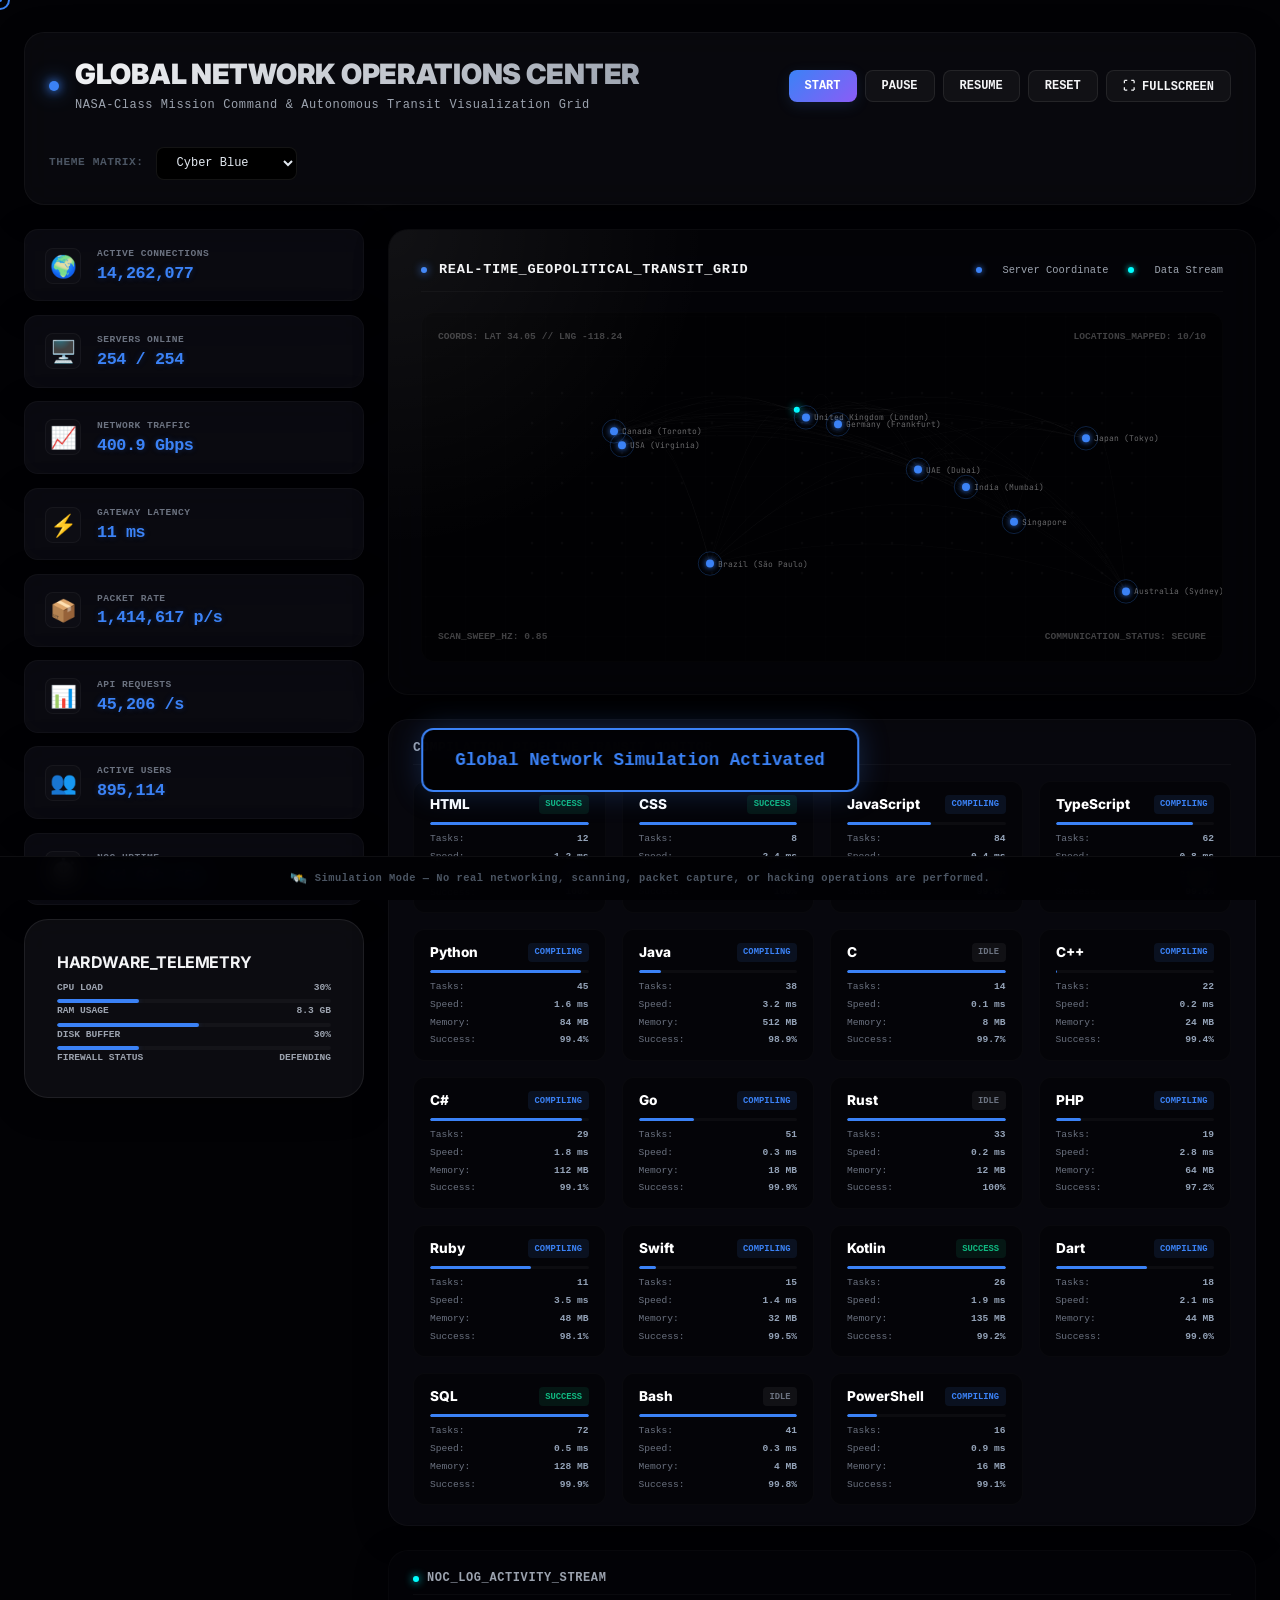
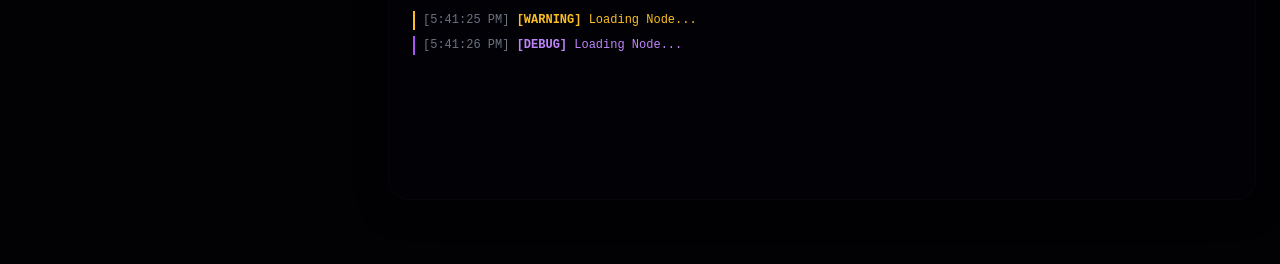
<file: network.html>
<!DOCTYPE html>
<html lang="en" data-theme="dark">
<head>
    <meta charset="UTF-8">
    <meta name="viewport" content="width=device-width, initial-scale=1.0">
    <meta name="description" content="Futuristic Global Network Operations Center (NOC) simulator. Interactive real-time world network mapping, live telemetry streams, and multi-theme simulation environments.">
    <meta name="keywords" content="Adeeb Saifi, Network Operations Center, NOC Simulator, Premium UI, Web Audio API, Canvas Animation">
    <meta name="author" content="Adeeb Saifi">
    <link rel="canonical" href="https://adeebsaifi.github.io/network.html">

    <!-- Open Graph / Facebook -->
    <meta property="og:type" content="website">
    <meta property="og:url" content="https://adeebsaifi.github.io/network.html">
    <meta property="og:title" content="Global Network Operations Center | Adeeb Saifi">
    <meta property="og:description" content="Immerse yourself in a state-of-the-art NASA-style network operations command hub with real-time vector flows and automated pipelines.">
    <meta property="og:image" content="https://picsum.photos/1200/630?random=network-og">

    <!-- PWA -->
    <meta name="theme-color" content="#020205">
    <link rel="manifest" href="manifest.json">
    <link rel="apple-touch-icon" href="images/icon-192.png">

    <title>Global Network Operations Center | Adeeb Saifi</title>

    <!-- Preload fonts -->
    <link rel="preconnect" href="https://fonts.googleapis.com">
    <link rel="preconnect" href="https://fonts.gstatic.com" crossorigin>
    <link href="https://fonts.googleapis.com/css2?family=Inter:wght@400;500;600;700;800;900&family=JetBrains+Mono:wght@400;500;700&display=swap" rel="stylesheet">

    <!-- Stylesheets -->
    <link rel="stylesheet" href="css/main.css">
    <link rel="stylesheet" href="css/animations.css">
    <link rel="stylesheet" href="css/network.css">
</head>
<body class="network-body theme-cyber-blue">

    <!-- Custom Cursor -->
    <div class="custom-cursor" aria-hidden="true"></div>
    <div class="custom-cursor-dot" aria-hidden="true"></div>


    <!-- MAIN NOC DASHBOARD -->
    <main class="noc-viewport">

        <!-- Simulation Header Bar -->
        <section class="noc-header-panel card">
            <div class="noc-title-block">
                <div class="noc-pulse-indicator"></div>
                <div class="title-details">
                    <h1 class="noc-title">GLOBAL NETWORK OPERATIONS CENTER</h1>
                    <p class="noc-subtitle">NASA-Class Mission Command & Autonomous Transit Visualization Grid</p>
                </div>
            </div>

            <!-- Global Action Controls -->
            <div class="noc-control-deck">
                <button id="btn-start" class="btn btn-primary control-btn">START</button>
                <button id="btn-pause" class="btn btn-secondary control-btn">PAUSE</button>
                <button id="btn-resume" class="btn btn-secondary control-btn">RESUME</button>
                <button id="btn-reset" class="btn btn-secondary control-btn">RESET</button>
                <button id="btn-fullscreen" class="btn btn-secondary control-btn">⛶ FULLSCREEN</button>
            </div>

            <!-- Theme Deck -->
            <div class="noc-theme-deck">
                <span class="theme-label">THEME MATRIX:</span>
                <select id="theme-selector" class="theme-dropdown" aria-label="Select color palette theme">
                    <option value="cyber-blue">Cyber Blue</option>
                    <option value="matrix-green">Matrix Green</option>
                    <option value="purple-neon">Purple Neon</option>
                    <option value="red-alert">Red Alert</option>
                </select>
            </div>
        </section>

        <!-- Main Live Grid Layout -->
        <div class="noc-layout-grid">

            <!-- LEFT SIDEBAR: Live Dynamic Telemetry Widgets -->
            <section class="noc-col-left" aria-label="Dynamic Telemetry Panel">
                <div class="widgets-container">

                    <div class="widget-card card">
                        <div class="widget-header">
                            <span class="icon">🌍</span>
                            <div class="widget-meta">
                                <span class="lbl">ACTIVE CONNECTIONS</span>
                                <h3 id="stat-connections" class="val color-theme">14,250,119</h3>
                            </div>
                        </div>
                    </div>

                    <div class="widget-card card">
                        <div class="widget-header">
                            <span class="icon">🖥️</span>
                            <div class="widget-meta">
                                <span class="lbl">SERVERS ONLINE</span>
                                <h3 id="stat-servers" class="val color-theme">254 / 254</h3>
                            </div>
                        </div>
                    </div>

                    <div class="widget-card card">
                        <div class="widget-header">
                            <span class="icon">📈</span>
                            <div class="widget-meta">
                                <span class="lbl">NETWORK TRAFFIC</span>
                                <h3 id="stat-traffic" class="val color-theme">412.5 Gbps</h3>
                            </div>
                        </div>
                    </div>

                    <div class="widget-card card">
                        <div class="widget-header">
                            <span class="icon">⚡</span>
                            <div class="widget-meta">
                                <span class="lbl">GATEWAY LATENCY</span>
                                <h3 id="stat-latency" class="val color-theme">12 ms</h3>
                            </div>
                        </div>
                    </div>

                    <div class="widget-card card">
                        <div class="widget-header">
                            <span class="icon">📦</span>
                            <div class="widget-meta">
                                <span class="lbl">PACKET RATE</span>
                                <h3 id="stat-packets" class="val color-theme">1,420,150 p/s</h3>
                            </div>
                        </div>
                    </div>

                    <div class="widget-card card">
                        <div class="widget-header">
                            <span class="icon">📊</span>
                            <div class="widget-meta">
                                <span class="lbl">API REQUESTS</span>
                                <h3 id="stat-api" class="val color-theme">45,120 /s</h3>
                            </div>
                        </div>
                    </div>

                    <div class="widget-card card">
                        <div class="widget-header">
                            <span class="icon">👥</span>
                            <div class="widget-meta">
                                <span class="lbl">ACTIVE USERS</span>
                                <h3 id="stat-users" class="val color-theme">894,201</h3>
                            </div>
                        </div>
                    </div>

                    <div class="widget-card card">
                        <div class="widget-header">
                            <span class="icon">⏱️</span>
                            <div class="widget-meta">
                                <span class="lbl">NOC UPTIME</span>
                                <h3 id="stat-uptime" class="val color-theme">14d 06h 42m</h3>
                            </div>
                        </div>
                    </div>

                    <!-- System Resource meters -->
                    <div class="hardware-meters-box card">
                        <h4>HARDWARE_TELEMETRY</h4>

                        <div class="meter-row">
                            <div class="lbls"><span>CPU LOAD</span><span id="meter-cpu">24%</span></div>
                            <div class="bar-bg"><div id="cpu-fill" class="bar-fill" style="width: 24%"></div></div>
                        </div>

                        <div class="meter-row">
                            <div class="lbls"><span>RAM USAGE</span><span id="meter-ram">8.4 GB</span></div>
                            <div class="bar-bg"><div id="ram-fill" class="bar-fill" style="width: 52%"></div></div>
                        </div>

                        <div class="meter-row">
                            <div class="lbls"><span>DISK BUFFER</span><span id="meter-disk">32%</span></div>
                            <div class="bar-bg"><div id="disk-fill" class="bar-fill" style="width: 32%"></div></div>
                        </div>

                        <div class="meter-row">
                            <div class="lbls"><span>FIREWALL STATUS</span><span id="meter-firewall" class="color-success">DEFENDING</span></div>
                        </div>
                    </div>

                </div>
            </section>

            <!-- CENTER & RIGHT COMBINED AREA: World Map Vector Canvas & Scroll Logs & Languages Activity -->
            <section class="noc-col-main">

                <!-- 1. MAP VISUALIZER DOME -->
                <div class="noc-map-theater card card-glow">
                    <div class="theater-header-row">
                        <div class="scanning-group">
                            <span class="radar-ping"></span>
                            <h3>REAL-TIME_GEOPOLITICAL_TRANSIT_GRID</h3>
                        </div>
                        <div class="legend-tags">
                            <span class="legend-node node-active"></span> Server Coordinate
                            <span class="legend-node node-packet"></span> Data Stream
                        </div>
                    </div>

                    <div class="map-canvas-container">
                        <canvas id="map-canvas"></canvas>
                        <div class="map-coordinate-overlay pt-left">COORDS: LAT 34.05 // LNG -118.24</div>
                        <div class="map-coordinate-overlay pt-right" id="map-hud-locations">LOCATIONS_MAPPED: 10/10</div>
                        <div class="map-coordinate-overlay pb-left">SCAN_SWEEP_HZ: 0.85</div>
                        <div class="map-coordinate-overlay pb-right">COMMUNICATION_STATUS: SECURE</div>
                    </div>
                </div>

                <!-- 2. PROGRAMMING LANGUAGES PANEL -->
                <div class="languages-activity-panel card">
                    <div class="lang-header">
                        <h3>COMPILATION_PIPELINE_TRANSIT_MONITOR</h3>
                    </div>
                    <div class="languages-grid" id="languages-grid-container">
                        <!-- Injected dynamically by JS -->
                    </div>
                </div>

                <!-- 3. INFINITE LOGS FEED -->
                <div class="logs-feed-panel card">
                    <div class="logs-header">
                        <div class="pulsing-log-node"></div>
                        <h3>NOC_LOG_ACTIVITY_STREAM</h3>
                    </div>
                    <div class="logs-container" id="logs-container-feed">
                        <!-- Injected dynamically by JS -->
                    </div>
                </div>

            </section>

        </div>

    </main>

    <!-- Safety Warning Disclaimer Banner -->
    <div class="safety-warning-banner" role="complementary">
        <div class="warning-icon">🛰️</div>
        <p class="warning-text">Simulation Mode — No real networking, scanning, packet capture, or hacking operations are performed.</p>
    </div>


    <!-- Scripts -->
    <script src="js/main.js"></script>
    <script src="js/network.js"></script>
</body>
</html>
</file>
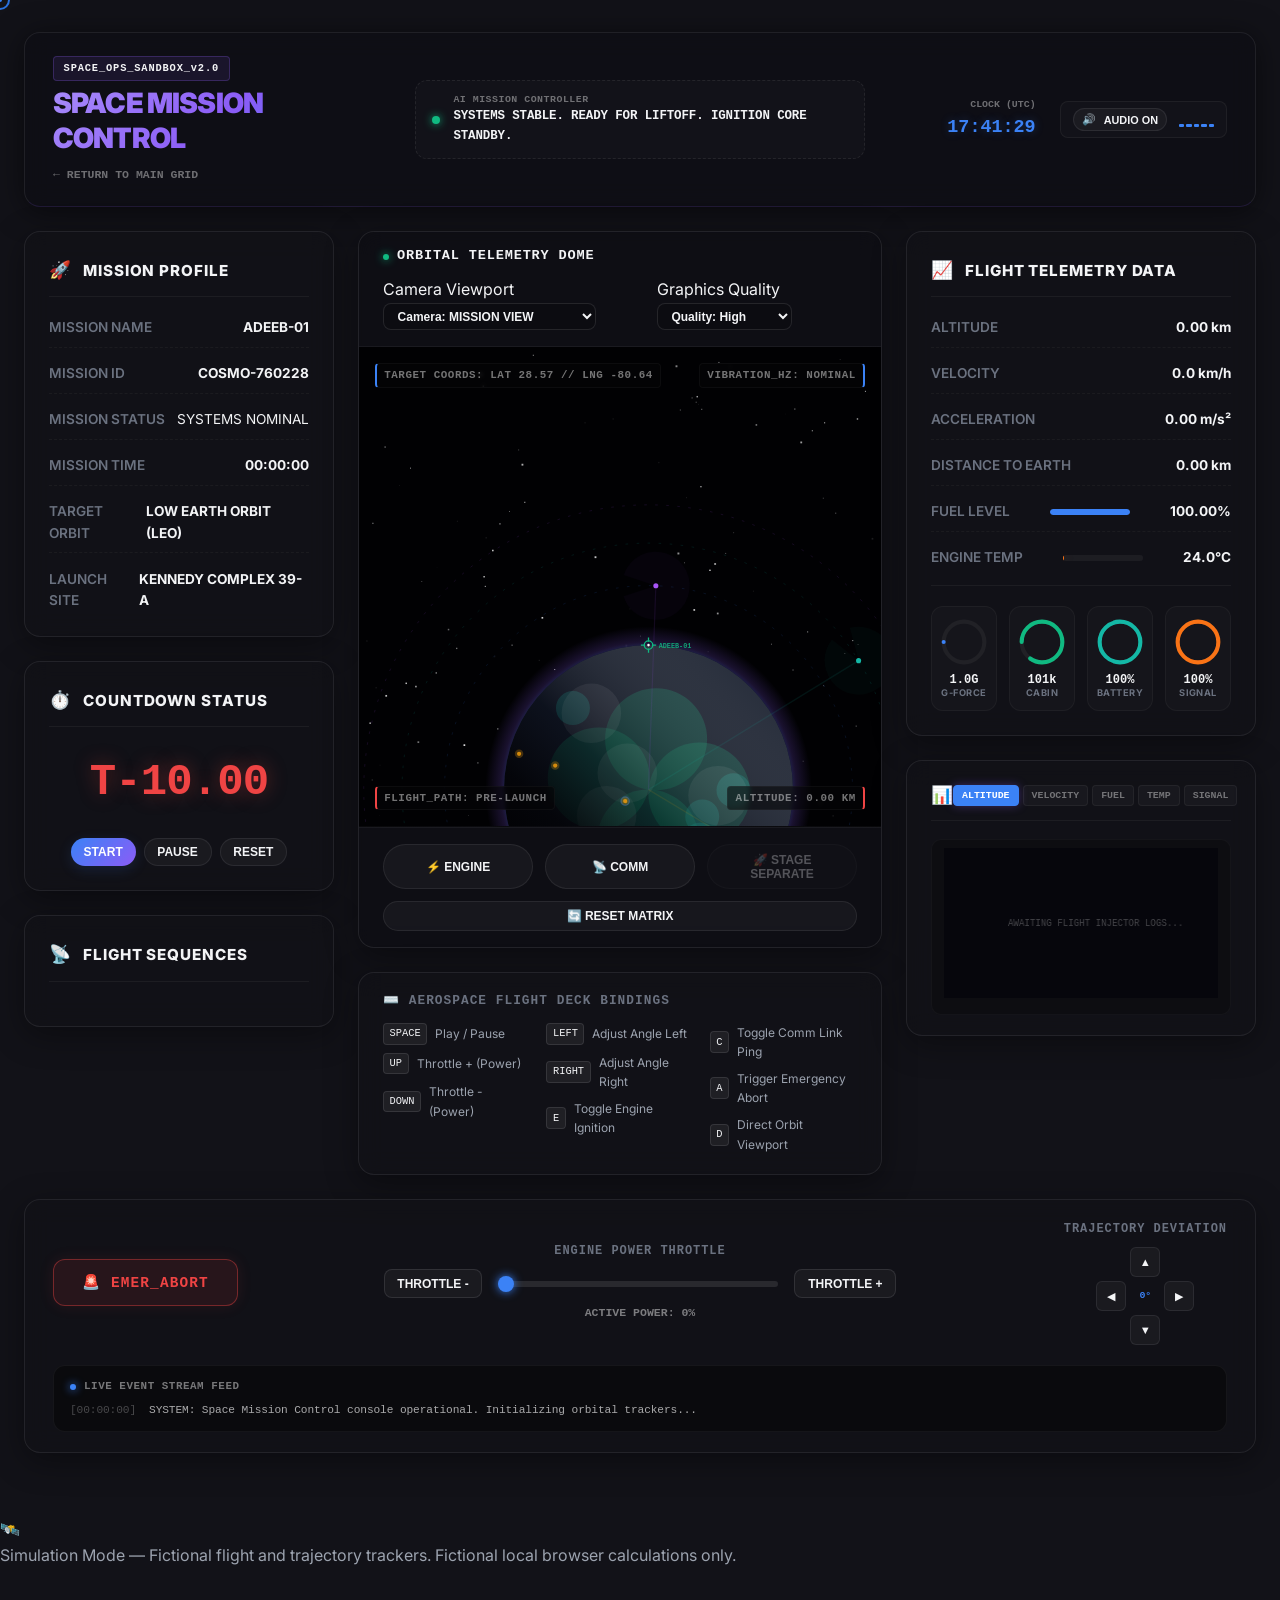
<file: space.html>
<!DOCTYPE html>
<html lang="en" data-theme="dark">
<head>
    <meta charset="UTF-8">
    <meta name="viewport" content="width=device-width, initial-scale=1.0, maximum-scale=1.0, user-scalable=no">
    <meta name="description" content="Cinematic Space Mission Control Simulator. An interactive aerospace visual flight tracker with real-time vector trajectory physics, Web Audio synthesis, and procedural canvas flight path scans.">
    <meta name="keywords" content="Adeeb Saifi, Space Mission Control, Rocket Simulator, Aerospace HUD, Web Audio API, Canvas Animation">
    <meta name="author" content="Adeeb Saifi">
    <link rel="canonical" href="https://adeebsaifi.github.io/space.html">

    <!-- Open Graph / Facebook -->
    <meta property="og:type" content="website">
    <meta property="og:url" content="https://adeebsaifi.github.io/space.html">
    <meta property="og:title" content="Aerospace Space Mission Control Simulator | Adeeb Saifi">
    <meta property="og:description" content="Immerse yourself in a state-of-the-art NASA-style Space Mission Command dashboard with real-time vector flows, trajectory calculation, and audio synthesis.">
    <meta property="og:image" content="https://picsum.photos/1200/630?random=space-og">

    <!-- PWA -->
    <meta name="theme-color" content="#020205">
    <link rel="manifest" href="manifest.json">
    <link rel="apple-touch-icon" href="images/icon-192.png">

    <title>Space Mission Control Simulator | Adeeb Saifi</title>

    <!-- Preload fonts -->
    <link rel="preconnect" href="https://fonts.googleapis.com">
    <link rel="preconnect" href="https://fonts.gstatic.com" crossorigin>
    <link href="https://fonts.googleapis.com/css2?family=Inter:wght@400;500;600;700;800;900&family=JetBrains+Mono:wght@400;500;700&display=swap" rel="stylesheet">

    <!-- Stylesheets -->
    <link rel="stylesheet" href="css/main.css">
    <link rel="stylesheet" href="css/animations.css">
    <link rel="stylesheet" href="css/space.css">
</head>
<body class="space-body">

    <!-- Scroll Progress -->
    <div class="scroll-progress" aria-hidden="true"></div>

    <!-- Custom Cursor -->
    <div class="custom-cursor" aria-hidden="true"></div>
    <div class="custom-cursor-dot" aria-hidden="true"></div>


    <!-- MAIN DASHBOARD CONTENT -->
    <main class="space-main-container">

        <!-- Top Title Panel / Aerospace Command Bar -->
        <section class="space-command-bar card">
            <div class="command-bar-left">
                <span class="system-badge glow-neon-purple">SPACE_OPS_SANDBOX_v2.0</span>
                <h1 class="main-title">SPACE MISSION CONTROL</h1>
                <div class="nav-back-link-wrapper">
                    <a href="index.html" class="nav-back-link">← RETURN TO MAIN GRID</a>
                </div>
            </div>

            <!-- AI Flight Officer Communication module -->
            <div class="command-bar-center ai-comms-module">
                <div class="ai-status-pulse glow-green"></div>
                <div class="ai-text-container">
                    <span class="ai-label">AI MISSION CONTROLLER</span>
                    <span class="ai-message" id="ai-officer-text">SYSTEMS STABLE. READY FOR LIFTOFF. IGNITION CORE STANDBY.</span>
                </div>
            </div>

            <div class="command-bar-right">
                <!-- Live Digital UTC Clock -->
                <div class="digital-utc-clock">
                    <span class="utc-label">CLOCK (UTC)</span>
                    <span class="utc-time" id="digital-clock">12:00:00</span>
                </div>

                <!-- Web Audio Synth Panel -->
                <div class="audio-control-card-v2">
                    <div class="audio-controls-row">
                        <button id="btn-sound-toggle" class="sound-btn btn btn-secondary btn-xs" aria-label="Toggle Sound Effects">
                            <span id="sound-icon">🔊</span> AUDIO ON
                        </button>
                        <div class="freq-oscillator-bars" aria-hidden="true">
                            <span class="bar bar-1"></span>
                            <span class="bar bar-2"></span>
                            <span class="bar bar-3"></span>
                            <span class="bar bar-4"></span>
                            <span class="bar bar-5"></span>
                        </div>
                    </div>
                </div>
            </div>
        </section>

        <!-- Main Dashboard Workspace -->
        <div class="space-dashboard-grid">

            <!-- LEFT COLUMN: Mission Parameters, Countdowns & Flight Stages -->
            <section class="space-col-left" aria-label="Mission Parameters Panel">
                <div class="card mission-card">
                    <div class="panel-header">
                        <span class="header-icon">🚀</span>
                        <h3>MISSION PROFILE</h3>
                    </div>
                    <div class="mission-details">
                        <div class="param-row">
                            <span class="lbl">MISSION NAME</span>
                            <span class="val text-glow-blue" id="mission-name">ADEEB-01</span>
                        </div>
                        <div class="param-row">
                            <span class="lbl">MISSION ID</span>
                            <span class="val font-mono" id="mission-id">COSMO-760228</span>
                        </div>
                        <div class="param-row">
                            <span class="lbl">MISSION STATUS</span>
                            <span class="status-badge glow-green" id="mission-status-badge">SYSTEMS NOMINAL</span>
                        </div>
                        <div class="param-row">
                            <span class="lbl">MISSION TIME</span>
                            <span class="val font-mono text-glow-purple" id="mission-time">00:00:00</span>
                        </div>
                        <div class="param-row">
                            <span class="lbl">TARGET ORBIT</span>
                            <span class="val" id="target-orbit">LOW EARTH ORBIT (LEO)</span>
                        </div>
                        <div class="param-row">
                            <span class="lbl">LAUNCH SITE</span>
                            <span class="val" id="launch-site">KENNEDY COMPLEX 39-A</span>
                        </div>
                    </div>
                </div>

                <!-- Fictional Countdown Display Panel -->
                <div class="card countdown-card">
                    <div class="panel-header">
                        <span class="header-icon">⏱️</span>
                        <h3>COUNTDOWN STATUS</h3>
                    </div>
                    <div class="countdown-timer" id="countdown-display">T-10.00</div>
                    <div class="countdown-action-row">
                        <button id="btn-count-start" class="btn btn-primary btn-sm">START</button>
                        <button id="btn-count-pause" class="btn btn-secondary btn-sm" disabled>PAUSE</button>
                        <button id="btn-count-resume" class="btn btn-secondary btn-sm" style="display:none;">RESUME</button>
                        <button id="btn-count-reset" class="btn btn-secondary btn-sm">RESET</button>
                    </div>
                </div>

                <!-- Flight Stage Tracker -->
                <div class="card stages-card">
                    <div class="panel-header">
                        <span class="header-icon">📡</span>
                        <h3>FLIGHT SEQUENCES</h3>
                    </div>
                    <div class="stages-timeline" id="stages-timeline-container">
                        <!-- Populated by JS modules -->
                    </div>
                </div>
            </section>

            <!-- CENTER COLUMN: Orbital Telemetry Theater / Dome -->
            <section class="space-col-center">
                <div class="card theater-card">
                    <div class="theater-header">
                        <div class="header-tracking-block">
                            <span class="pulse-tracker"></span>
                            <h3>ORBITAL TELEMETRY DOME</h3>
                        </div>
                        <!-- Camera & Graphics selection widget -->
                        <div class="theater-settings-row">
                            <div class="setting-item">
                                <label for="camera-select" class="sr-only">Camera Viewport</label>
                                <select id="camera-select" class="theme-dropdown" aria-label="Select camera view">
                                    <option value="mission">Camera: MISSION VIEW</option>
                                    <option value="orbit">Camera: ORBITAL PLOT</option>
                                    <option value="earth">Camera: EARTH TRACK</option>
                                    <option value="satellite">Camera: SATELLITE RANGE</option>
                                    <option value="deep">Camera: DEEP SPACE</option>
                                    <option value="cinematic">Camera: CINEMATIC SENSOR</option>
                                </select>
                            </div>
                            <div class="setting-item">
                                <label for="graphics-select" class="sr-only">Graphics Quality</label>
                                <select id="graphics-select" class="theme-dropdown" aria-label="Select graphics level">
                                    <option value="high">Quality: High</option>
                                    <option value="medium">Quality: Medium</option>
                                    <option value="low">Quality: Low</option>
                                    <option value="auto">Quality: Auto</option>
                                </select>
                            </div>
                        </div>
                    </div>

                    <!-- Main Flight Visualizer Sandbox Canvas (Orbital Dome) -->
                    <div class="canvas-viewport-container orbital-dome">
                        <canvas id="space-canvas"></canvas>

                        <!-- On-Screen HUD Indicators -->
                        <div class="hud-layer pt-left">TARGET COORDS: LAT 28.57 // LNG -80.64</div>
                        <div class="hud-layer pt-right" id="hud-vibration-factor">VIBRATION_HZ: nominal</div>
                        <div class="hud-layer pb-left" id="hud-flight-path">FLIGHT_PATH: ballistic</div>
                        <div class="hud-layer pb-right" id="hud-camera-altitude">ALTITUDE: ground level</div>

                        <!-- Touchscreen Joystick overlay for mobile flight maneuver -->
                        <div class="joystick-ring" id="joystick-pad" style="display: none;">
                            <div class="joystick-handle" id="joystick-trigger"></div>
                        </div>
                    </div>

                    <!-- On-Screen Manual Command Deck -->
                    <div class="manual-flight-deck">
                        <div class="flight-controls-group">
                            <button class="btn btn-secondary action-btn" id="btn-manual-engine" title="Toggle Engine Core Ignition">⚡ ENGINE</button>
                            <button class="btn btn-secondary action-btn" id="btn-manual-comm" title="Ping Comm Gateway Relay">📡 COMM</button>
                            <button class="btn btn-secondary action-btn" id="btn-manual-stage" title="Trigger Stage Separation" disabled>🚀 STAGE SEPARATE</button>
                            <button class="btn btn-secondary action-btn" id="btn-manual-reset" title="Perform safe system wipe">🔄 RESET MATRIX</button>
                        </div>
                    </div>
                </div>

                <!-- Desktop / Keyboard guide warning box -->
                <div class="card guide-panel" aria-label="Flight Keyboard Shortcuts">
                    <h3 class="guide-title">⌨️ AEROSPACE FLIGHT DECK BINDINGS</h3>
                    <div class="guide-grid">
                        <div class="guide-col">
                            <span><kbd>SPACE</kbd> Play / Pause</span>
                            <span><kbd>UP</kbd> Throttle + (Power)</span>
                            <span><kbd>DOWN</kbd> Throttle - (Power)</span>
                        </div>
                        <div class="guide-col">
                            <span><kbd>LEFT</kbd> Adjust Angle Left</span>
                            <span><kbd>RIGHT</kbd> Adjust Angle Right</span>
                            <span><kbd>E</kbd> Toggle Engine Ignition</span>
                        </div>
                        <div class="guide-col">
                            <span><kbd>C</kbd> Toggle Comm Link Ping</span>
                            <span><kbd>A</kbd> Trigger Emergency Abort</span>
                            <span><kbd>D</kbd> Direct Orbit Viewport</span>
                        </div>
                    </div>
                </div>
            </section>

            <!-- RIGHT COLUMN: Continuous Telemetry Stats, Circular Gauges & Tabbed Graphs -->
            <section class="space-col-right" aria-label="Telemetry Parameters Panel">
                <div class="card telemetry-card">
                    <div class="panel-header">
                        <span class="header-icon">📈</span>
                        <h3>FLIGHT TELEMETRY DATA</h3>
                    </div>
                    <div class="telemetry-stats">
                        <div class="stat-row">
                            <span class="lbl">ALTITUDE</span>
                            <span class="val text-glow-blue" id="tele-altitude">0.00 km</span>
                        </div>
                        <div class="stat-row">
                            <span class="lbl">VELOCITY</span>
                            <span class="val text-glow-teal" id="tele-velocity">0.00 km/h</span>
                        </div>
                        <div class="stat-row">
                            <span class="lbl">ACCELERATION</span>
                            <span class="val text-glow-green" id="tele-acceleration">0.00 m/s²</span>
                        </div>
                        <div class="stat-row">
                            <span class="lbl">DISTANCE TO EARTH</span>
                            <span class="val text-glow-purple" id="tele-distance">0.00 km</span>
                        </div>
                        <div class="stat-row">
                            <span class="lbl">FUEL LEVEL</span>
                            <div class="progress-bar-container">
                                <div class="progress-bar-fill progress-blue" id="tele-fuel-bar" style="width: 100%;"></div>
                            </div>
                            <span class="val font-mono" id="tele-fuel">100.00%</span>
                        </div>
                        <div class="stat-row">
                            <span class="lbl">ENGINE TEMP</span>
                            <div class="progress-bar-container">
                                <div class="progress-bar-fill progress-orange" id="tele-temp-bar" style="width: 15%;"></div>
                            </div>
                            <span class="val font-mono color-warning" id="tele-temp">24.00°C</span>
                        </div>
                    </div>

                    <!-- Circular Telemetry Gauges Grid -->
                    <div class="gauges-grid">
                        <div class="gauge-container" title="G-Force load metric">
                            <svg class="circular-gauge" viewBox="0 0 36 36">
                                <path class="gauge-bg" d="M18 2.0845 a 15.9155 15.9155 0 0 1 0 31.831 a 15.9155 15.9155 0 0 1 0 -31.831" />
                                <path id="gauge-gforce-fill" class="gauge-fill color-blue" stroke-dasharray="10, 100" d="M18 2.0845 a 15.9155 15.9155 0 0 1 0 31.831 a 15.9155 15.9155 0 0 1 0 -31.831" />
                            </svg>
                            <div class="gauge-info">
                                <span class="gauge-val" id="gauge-gforce-val">1.0G</span>
                                <span class="gauge-lbl">G-FORCE</span>
                            </div>
                        </div>

                        <div class="gauge-container" title="Cabin internal atmosphere status">
                            <svg class="circular-gauge" viewBox="0 0 36 36">
                                <path class="gauge-bg" d="M18 2.0845 a 15.9155 15.9155 0 0 1 0 31.831 a 15.9155 15.9155 0 0 1 0 -31.831" />
                                <path id="gauge-pressure-fill" class="gauge-fill color-green" stroke-dasharray="100, 100" d="M18 2.0845 a 15.9155 15.9155 0 0 1 0 31.831 a 15.9155 15.9155 0 0 1 0 -31.831" />
                            </svg>
                            <div class="gauge-info">
                                <span class="gauge-val" id="gauge-pressure-val">101.3k</span>
                                <span class="gauge-lbl">CABIN</span>
                            </div>
                        </div>

                        <div class="gauge-container" title="Main battery fuel cell remaining reserve">
                            <svg class="circular-gauge" viewBox="0 0 36 36">
                                <path class="gauge-bg" d="M18 2.0845 a 15.9155 15.9155 0 0 1 0 31.831 a 15.9155 15.9155 0 0 1 0 -31.831" />
                                <path id="gauge-battery-fill" class="gauge-fill color-teal" stroke-dasharray="100, 100" d="M18 2.0845 a 15.9155 15.9155 0 0 1 0 31.831 a 15.9155 15.9155 0 0 1 0 -31.831" />
                            </svg>
                            <div class="gauge-info">
                                <span class="gauge-val" id="gauge-battery-val">100%</span>
                                <span class="gauge-lbl">BATTERY</span>
                            </div>
                        </div>

                        <div class="gauge-container" title="Active communication channel signal lock">
                            <svg class="circular-gauge" viewBox="0 0 36 36">
                                <path class="gauge-bg" d="M18 2.0845 a 15.9155 15.9155 0 0 1 0 31.831 a 15.9155 15.9155 0 0 1 0 -31.831" />
                                <path id="gauge-signal-fill" class="gauge-fill color-orange" stroke-dasharray="100, 100" d="M18 2.0845 a 15.9155 15.9155 0 0 1 0 31.831 a 15.9155 15.9155 0 0 1 0 -31.831" />
                            </svg>
                            <div class="gauge-info">
                                <span class="gauge-val" id="gauge-signal-val">100%</span>
                                <span class="gauge-lbl">SIGNAL</span>
                            </div>
                        </div>
                    </div>
                </div>

                <!-- Advanced SVG / Canvas Telemetry Tabbed Charts Panel -->
                <div class="card charts-card">
                    <div class="panel-header-tabs">
                        <span class="header-icon">📊</span>
                        <div class="graph-tabs">
                            <button class="graph-tab-btn active" data-graph="altitude" id="tab-alt">ALTITUDE</button>
                            <button class="graph-tab-btn" data-graph="velocity" id="tab-vel">VELOCITY</button>
                            <button class="graph-tab-btn" data-graph="fuel" id="tab-fuel">FUEL</button>
                            <button class="graph-tab-btn" data-graph="temperature" id="tab-temp">TEMP</button>
                            <button class="graph-tab-btn" data-graph="signal" id="tab-sig">SIGNAL</button>
                        </div>
                    </div>
                    <!-- Single tabbed high-fidelity chart -->
                    <div class="charts-body">
                        <div class="chart-container">
                            <canvas id="chart-canvas-tabbed" height="150" style="width: 100%; height:150px;"></canvas>
                        </div>
                    </div>
                </div>
            </section>

        </div>

        <!-- BOTTOM PANEL: Control Console, Throttle Deck and live EVENT STREAM -->
        <section class="space-bottom-panel card">
            <div class="control-console-container">
                <div class="console-left">
                    <div class="abort-badge">
                        <button class="abort-btn" id="btn-manual-abort" title="WARNING: Immediately Trigger Abort Sequence">🚨 EMER_ABORT</button>
                    </div>
                </div>
                <div class="console-center">
                    <div class="throttle-deck">
                        <span class="throttle-title">ENGINE POWER THROTTLE</span>
                        <div class="throttle-interactive-row">
                            <button class="throttle-step-btn" id="btn-throttle-down" aria-label="Decrease Throttle">THROTTLE -</button>
                            <input type="range" id="throttle-input" min="0" max="100" value="0" class="throttle-range-slider" aria-label="Throttle percentage level">
                            <button class="throttle-step-btn" id="btn-throttle-up" aria-label="Increase Throttle">THROTTLE +</button>
                        </div>
                        <div class="throttle-feedback">ACTIVE POWER: <span id="throttle-display-val">0%</span></div>
                    </div>
                </div>
                <div class="console-right">
                    <div class="direction-deck">
                        <span class="dir-title">TRAJECTORY DEVIATION</span>
                        <div class="direction-arrows-grid">
                            <div></div>
                            <button class="dir-arrow-btn" id="btn-dir-up" aria-label="Adjust Trajectory Angle Up">▲</button>
                            <div></div>
                            <button class="dir-arrow-btn" id="btn-dir-left" aria-label="Adjust Trajectory Angle Left">◀</button>
                            <div class="dir-center-read" id="dir-deg-read">0°</div>
                            <button class="dir-arrow-btn" id="btn-dir-right" aria-label="Adjust Trajectory Angle Right">▶</button>
                            <div></div>
                            <button class="dir-arrow-btn" id="btn-dir-down" aria-label="Adjust Trajectory Angle Down">▼</button>
                            <div></div>
                        </div>
                    </div>
                </div>
            </div>

            <!-- Compact Scrolling Event Stream / Console log at the very bottom of the card -->
            <div class="event-stream-container">
                <div class="event-stream-header">
                    <span class="event-indicator"></span>
                    <span class="event-stream-title">LIVE EVENT STREAM FEED</span>
                </div>
                <div class="event-stream-logs" id="event-stream-logs">
                    <!-- Dynamic logs appended in JS -->
                    <div class="log-entry system"><span class="log-time">[00:00:00]</span> SYSTEM: Space Mission Control console operational. Initializing orbital trackers...</div>
                </div>
            </div>
        </section>

        <!-- Touchscreen Controls for Mobile Devices (Toggled automatically under mobile breakpoints) -->
        <section class="mobile-controls-panel" style="display: none;">
            <div class="mobile-action-grid">
                <button class="mobile-ctrl-btn btn-primary" id="mobile-btn-launch">🚀 LAUNCH</button>
                <button class="mobile-ctrl-btn btn-secondary" id="mobile-btn-pause">⏸ PAUSE</button>
                <button class="mobile-ctrl-btn btn-secondary" id="mobile-btn-resume" style="display: none;">▶ RESUME</button>
                <button class="mobile-ctrl-btn btn-secondary" id="mobile-btn-engine">⚡ ENGINE</button>
                <button class="mobile-ctrl-btn btn-secondary" id="mobile-btn-comm">📡 COMM</button>
                <button class="mobile-ctrl-btn btn-secondary" id="mobile-btn-stage">🚀 STAGE</button>
                <button class="mobile-ctrl-btn btn-secondary" id="mobile-btn-tup">🔥 THROTTLE +</button>
                <button class="mobile-ctrl-btn btn-secondary" id="mobile-btn-tdown">🔥 THROTTLE -</button>
                <button class="mobile-ctrl-btn btn-secondary" id="mobile-btn-left">◀ DIRECTION L</button>
                <button class="mobile-ctrl-btn btn-secondary" id="mobile-btn-right">DIRECTION R ▶</button>
                <button class="mobile-ctrl-btn btn-danger" id="mobile-btn-abort">🚨 ABORT</button>
            </div>
        </section>

    </main>

    <!-- Emergency overlay alert banner -->
    <div id="abort-warning-overlay" class="emergency-warning-banner" style="display: none;" role="status">
        <div class="warning-container">
            <span class="warning-pulsing-icon">🚨</span>
            <div class="warning-text-block">
                <h2 id="warning-overlay-title">ABORT SEQUENCE INITIATED</h2>
                <p id="warning-overlay-desc">Emergency escape tower activated. Flight state reset in progress.</p>
            </div>
        </div>
    </div>

    <!-- Safety Disclaimer permanently fixed banner -->
    <div class="safety-warning-banner" role="complementary">
        <div class="warning-icon">🛰️</div>
        <p class="warning-text">Simulation Mode — Fictional flight and trajectory trackers. Fictional local browser calculations only.</p>
    </div>


    <!-- Scripts -->
    <script src="js/main.js"></script>
    <script src="js/space.js"></script>
</body>
</html>
</file>
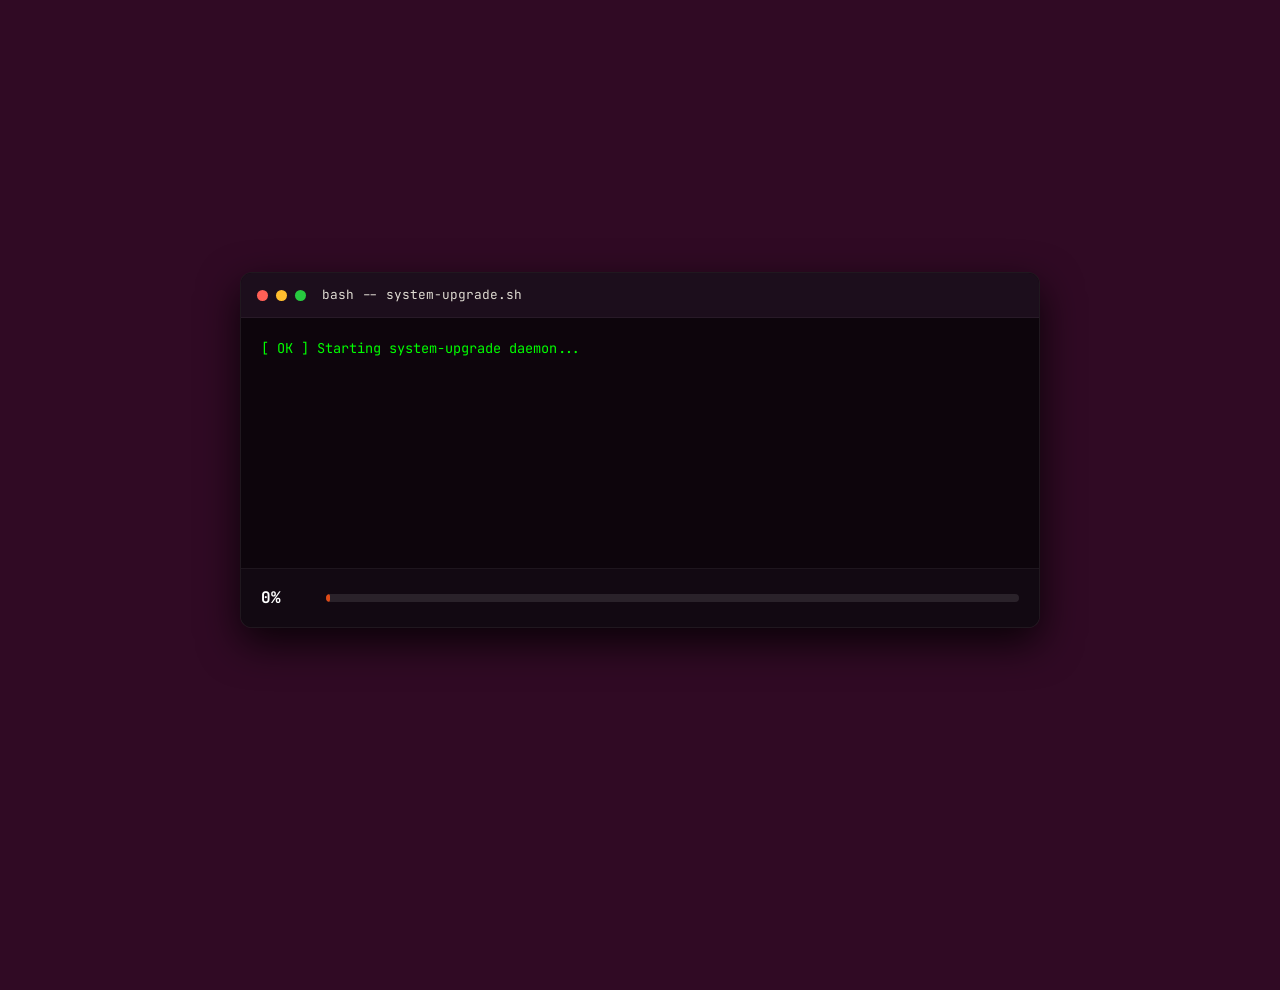
<file: systemupdate.html>
<!DOCTYPE html>
<html lang="en" data-theme="dark">
<head>
    <meta charset="UTF-8">
    <meta name="viewport" content="width=device-width, initial-scale=1.0">
    <meta name="description" content="Cinematic system update simulator of Adeeb Saifi portfolio. Completely fictional, safe, and realistic OS upgrade simulation.">
    <meta name="keywords" content="Adeeb Saifi, System Update, OS Update Simulation, Premium UI">
    <meta name="author" content="Adeeb Saifi">
    <link rel="canonical" href="https://adeebsaifi.github.io/systemupdate.html">

    <!-- Open Graph -->
    <meta property="og:type" content="website">
    <meta property="og:url" content="https://adeebsaifi.github.io/systemupdate.html">
    <meta property="og:title" content="System Update Simulator | Adeeb Saifi">
    <meta property="og:description" content="Premium, safe, cinematic and realistic operating system update simulator matching your current device.">
    <meta property="og:image" content="https://picsum.photos/1200/630?random=update-og">

    <title>System Update Core | Adeeb Saifi</title>

    <!-- Preload fonts -->
    <link rel="preconnect" href="https://fonts.googleapis.com">
    <link rel="preconnect" href="https://fonts.gstatic.com" crossorigin>
    <link href="https://fonts.googleapis.com/css2?family=Inter:wght@300;400;500;600;700;800&family=JetBrains+Mono:wght@400;700&display=swap" rel="stylesheet">

    <!-- Stylesheets -->
    <link rel="stylesheet" href="css/main.css">
    <link rel="stylesheet" href="css/systemupdate.css">
</head>
<body class="update-simulation-body">

    <!-- Cinematic Background Ambient Glows -->
    <div class="ambient-glow bg-glow-1"></div>
    <div class="ambient-glow bg-glow-2"></div>

    <!-- Main Update Container -->
    <main class="update-viewport" id="update-viewport">

        <!-- Controls Header (Mute & Fullscreen & Back) — Fades in on mouse move/tap -->
        <header class="update-header overlay-controls" id="hover-header">
            <button class="control-btn" id="mute-toggle" aria-label="Toggle Sound" title="Toggle Sound">
                <span class="sound-icon">🔊</span>
            </button>
            <button class="control-btn" id="fullscreen-toggle" aria-label="Toggle Fullscreen" title="Toggle Fullscreen">
                <span class="fullscreen-icon">⛶</span>
            </button>
            <button class="control-btn" id="back-to-safety" aria-label="Cancel Update" title="Cancel & Return">
                <span class="close-icon">&times;</span>
            </button>
        </header>

        <!-- Dynamic OS Interface Wrapper -->
        <div class="os-interface-wrapper" id="os-interface-container">

            <!-- 1. WINDOWS STYLE INTERFACE -->
            <div class="os-layout windows-layout" id="layout-windows" style="display: none;">
                <!-- Classic Windows 10/11 spinning dots ring -->
                <div class="windows-spinner">
                    <div class="win-dot dot-1"></div>
                    <div class="win-dot dot-2"></div>
                    <div class="win-dot dot-3"></div>
                    <div class="win-dot dot-4"></div>
                    <div class="win-dot dot-5"></div>
                    <div class="win-dot dot-6"></div>
                </div>
                <h1 class="win-title">Working on updates <span id="win-percentage">0%</span></h1>
                <p class="win-subtitle">Don't turn off your PC. This will take a while.</p>
                <p class="win-details-text" id="win-details">Preparing update components...</p>
            </div>

            <!-- 2. MACOS STYLE INTERFACE -->
            <div class="os-layout macos-layout" id="layout-macos" style="display: none;">
                <div class="macos-apple-logo">
                    <svg viewBox="0 0 24 24" xmlns="http://www.w3.org/2000/svg"><path fill="#ffffff" d="M18.71 19.5c-.83 1.24-1.71 2.45-3.05 2.47-1.34.03-1.77-.79-3.29-.79-1.53 0-2 .77-3.27.82-1.31.05-2.3-1.32-3.14-2.53C4.25 17 2.94 12.45 4.7 9.39c.87-1.52 2.43-2.48 4.12-2.51 1.28-.02 2.5.87 3.29.87.78 0 2.26-1.07 3.81-.91.65.03 2.47.26 3.64 1.98-.09.06-2.17 1.28-2.15 3.81.03 3.02 2.65 4.03 2.68 4.04-.03.07-.42 1.44-1.38 2.83M15.97 4.17c.66-.81 1.11-1.93.99-3.06-1 .04-2.15.67-2.87 1.51-.62.71-1.16 1.85-1.02 2.96 1.1.09 2.21-.57 2.9-1.41z"/></svg>
                </div>
                <div class="macos-progress-container">
                    <div class="macos-progress-bar">
                        <div class="macos-progress-fill" id="macos-fill"></div>
                    </div>
                </div>
                <p class="macos-status-text" id="macos-status">Installing macOS update — <span id="macos-percentage">0%</span></p>
                <p class="macos-time-remaining" id="macos-time">Remaining: Calculating...</p>
            </div>

            <!-- 3. IOS STYLE INTERFACE -->
            <div class="os-layout ios-layout" id="layout-ios" style="display: none;">
                <div class="ios-apple-logo">
                    <svg viewBox="0 0 24 24" xmlns="http://www.w3.org/2000/svg"><path fill="#ffffff" d="M18.71 19.5c-.83 1.24-1.71 2.45-3.05 2.47-1.34.03-1.77-.79-3.29-.79-1.53 0-2 .77-3.27.82-1.31.05-2.3-1.32-3.14-2.53C4.25 17 2.94 12.45 4.7 9.39c.87-1.52 2.43-2.48 4.12-2.51 1.28-.02 2.5.87 3.29.87.78 0 2.26-1.07 3.81-.91.65.03 2.47.26 3.64 1.98-.09.06-2.17 1.28-2.15 3.81.03 3.02 2.65 4.03 2.68 4.04-.03.07-.42 1.44-1.38 2.83M15.97 4.17c.66-.81 1.11-1.93.99-3.06-1 .04-2.15.67-2.87 1.51-.62.71-1.16 1.85-1.02 2.96 1.1.09 2.21-.57 2.9-1.41z"/></svg>
                </div>
                <div class="ios-progress-container">
                    <div class="ios-progress-bar">
                        <div class="ios-progress-fill" id="ios-fill"></div>
                    </div>
                </div>
                <p class="ios-status-text" id="ios-status">Verifying secure firmware packages...</p>
            </div>

            <!-- 4. ANDROID STYLE INTERFACE -->
            <div class="os-layout android-layout" id="layout-android" style="display: none;">
                <div class="android-branding">
                    <div class="android-icon">🤖</div>
                    <h1 class="android-title">Installing system update...</h1>
                </div>
                <div class="android-progress-ring">
                    <svg width="180" height="180">
                        <circle class="android-ring-bg" r="76" cx="90" cy="90" stroke="rgba(255,255,255,0.08)" stroke-width="6" fill="transparent"/>
                        <circle class="android-ring-circle" id="android-ring-bar" r="76" cx="90" cy="90" stroke="#3ddc84" stroke-width="6" fill="transparent"/>
                    </svg>
                    <div class="android-percentage" id="android-percentage">0%</div>
                </div>
                <p class="android-subtitle" id="android-details">Optimizing applications...</p>
            </div>

            <!-- 5. LINUX STYLE INTERFACE -->
            <div class="os-layout linux-layout" id="layout-linux" style="display: none;">
                <div class="linux-terminal">
                    <div class="terminal-header">
                        <span class="terminal-dot red"></span>
                        <span class="terminal-dot yellow"></span>
                        <span class="terminal-dot green"></span>
                        <span class="terminal-title">bash -- system-upgrade.sh</span>
                    </div>
                    <div class="terminal-body" id="linux-terminal-body">
                        <!-- Scrolling Unix Terminal Update lines -->
                        <div>[ OK ] Starting system-upgrade daemon...</div>
                    </div>
                    <div class="linux-progress-section">
                        <div class="linux-percentage" id="linux-percentage">0%</div>
                        <div class="linux-progress-bar">
                            <div class="linux-progress-fill" id="linux-fill"></div>
                        </div>
                    </div>
                </div>
            </div>

        </div>

        <!-- Safety Simulation Footer Label & Dynamic Interaction Prompts -->
        <div class="viewport-footer-wrapper">
            <!-- Lock Interaction Notice (Hidden by default, shown at 99%) -->
            <div class="interaction-lock-notice" id="interaction-lock-notice">
                <div class="lock-pulse-icon">⚡</div>
                <p class="desktop-only-text">Authorization Required: Press <kbd class="update-kbd">ENTER</kbd> twice to finalize installation.</p>
                <p class="mobile-only-text">Authorization Required: Double tap anywhere to finalize installation.</p>
            </div>
        </div>

    </main>

    <!-- Core Javascript Modules -->
    <script src="js/main.js"></script>
    <script src="js/systemupdate.js"></script>
</body>
</html>
</file>
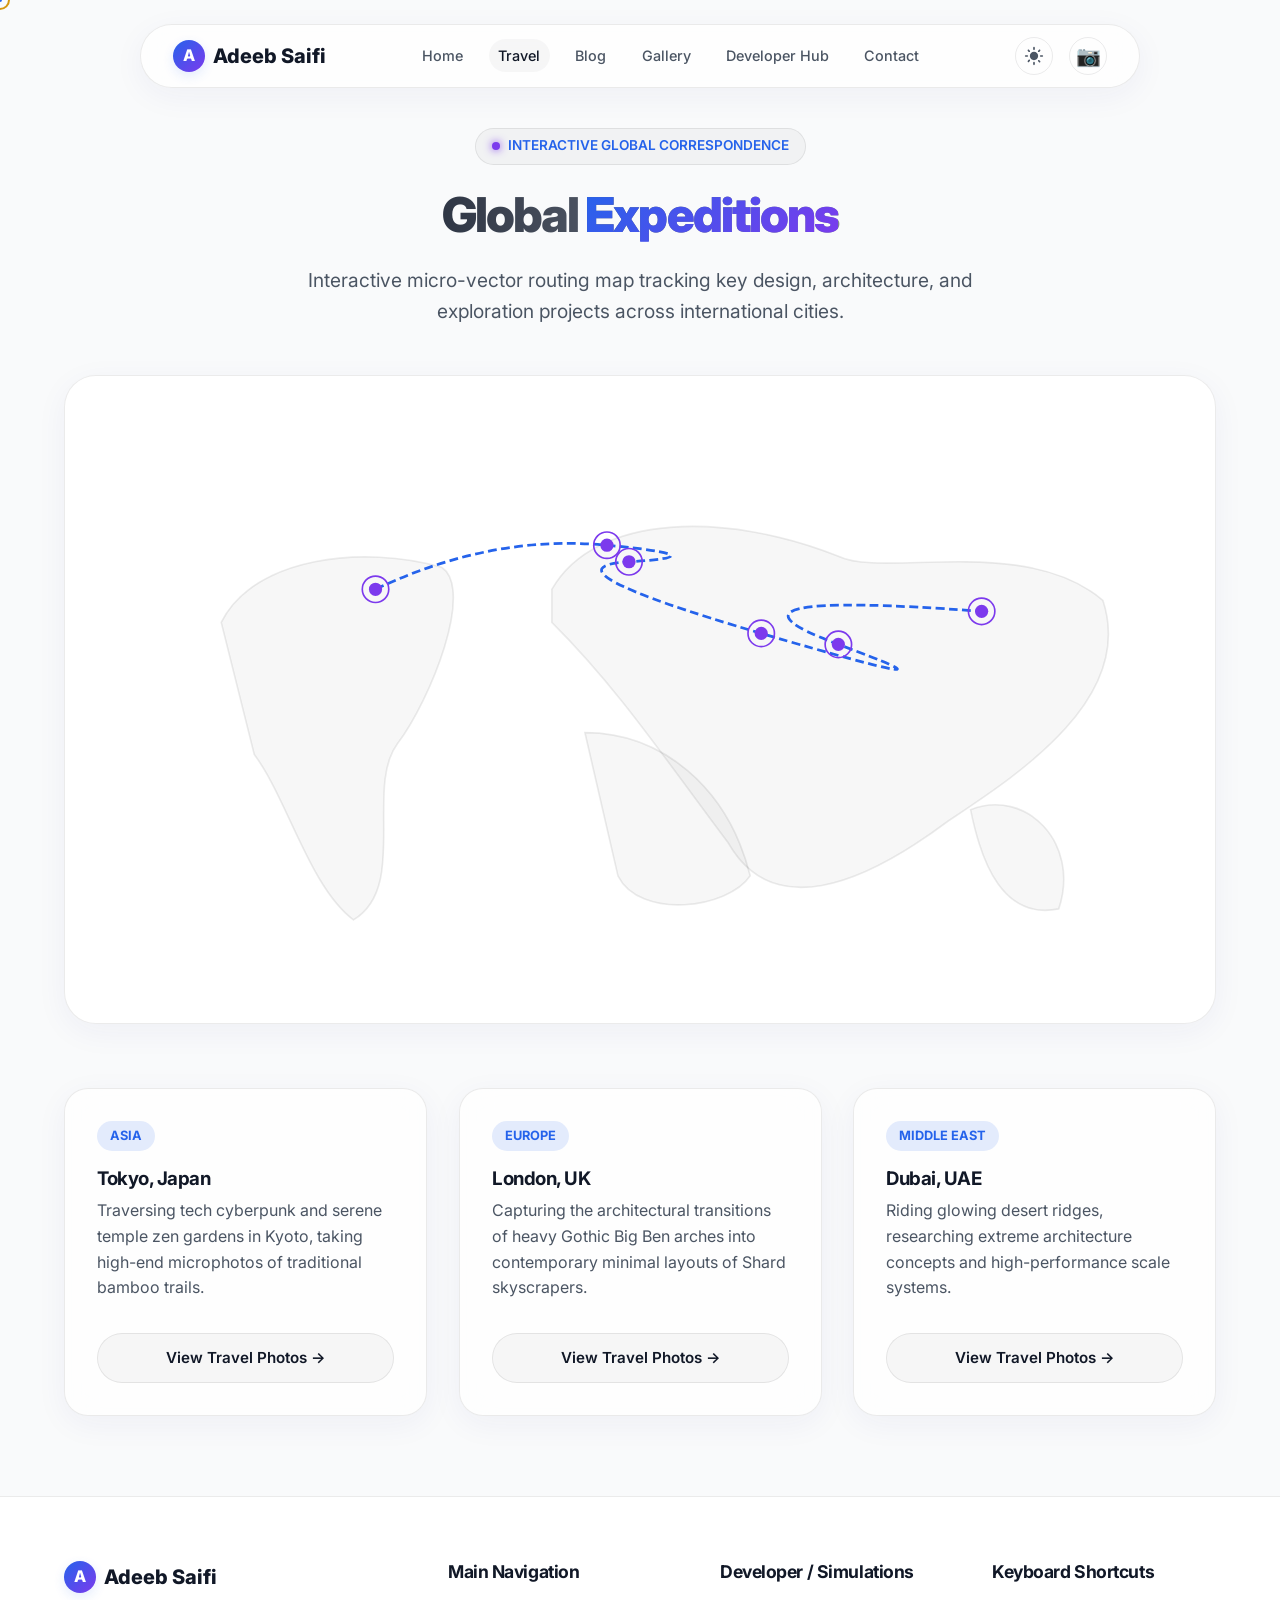
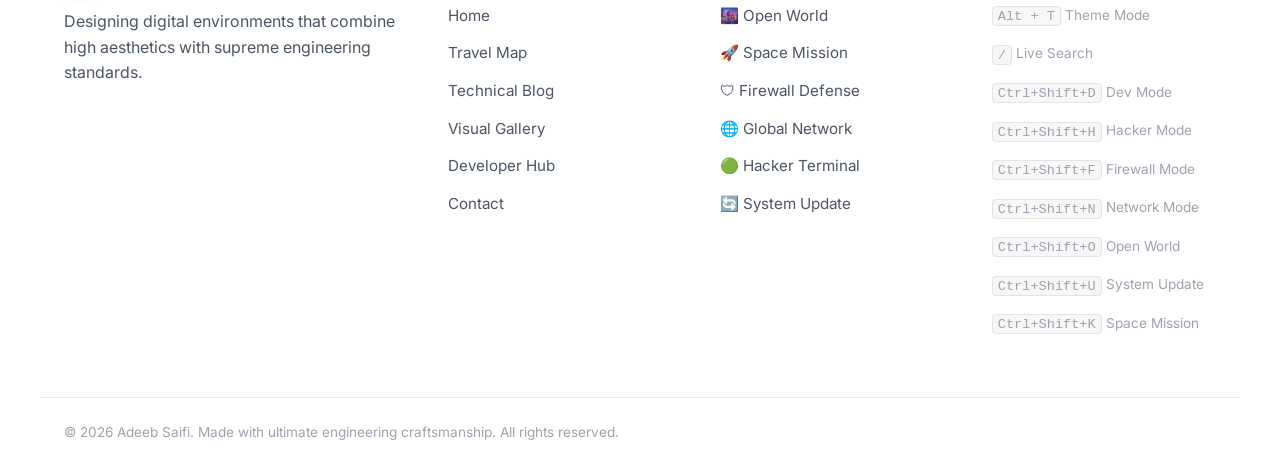
<file: travel.html>
<!DOCTYPE html>
<html lang="en" data-theme="dark">
<head>
    <meta charset="UTF-8">
    <meta name="viewport" content="width=device-width, initial-scale=1.0">
    <meta name="description" content="Explore global travels and interactive vector journeys curated by Adeeb Saifi. Modern design meets travel photography.">
    <meta name="keywords" content="Adeeb Saifi, Travel Map, World Travels, Minimalist Explorer">
    <meta name="author" content="Adeeb Saifi">
    <link rel="canonical" href="https://adeebsaifi.github.io/travel.html">

    <!-- Open Graph -->
    <meta property="og:type" content="website">
    <meta property="og:url" content="https://adeebsaifi.github.io/travel.html">
    <meta property="og:title" content="Travel Map | Adeeb Saifi">
    <meta property="og:description" content="Explore beautiful travel nodes on a customized interactive vector world map.">
    <meta property="og:image" content="https://picsum.photos/1200/630?random=travel-og">

    <title>Travel Map & Expeditions | Adeeb Saifi</title>

    <link rel="preconnect" href="https://fonts.googleapis.com">
    <link rel="preconnect" href="https://fonts.gstatic.com" crossorigin>
    <link href="https://fonts.googleapis.com/css2?family=Inter:wght@400;500;600;700;800;900&family=JetBrains+Mono:wght@400;700&display=swap" rel="stylesheet">

    <!-- Stylesheets -->
    <link rel="stylesheet" href="css/main.css">
    <link rel="stylesheet" href="css/animations.css">

    <style>
        /* Custom map styling */
        .map-section-wrapper {
            background: var(--bg-surface-solid);
            border: 1px solid var(--border-color);
            border-radius: 32px;
            padding: 3rem 1.5rem;
            margin-top: 2rem;
            position: relative;
            overflow: hidden;
            box-shadow: var(--glass-shadow);
        }

        .map-continent {
            fill: var(--bg-accent);
            stroke: var(--border-color);
            stroke-width: 1.5;
            transition: fill var(--transition-normal);
        }

        .map-continent:hover {
            fill: var(--bg-accent-hover);
        }

        .map-route-line {
            stroke: var(--color-primary);
            stroke-width: 2.5;
            stroke-dasharray: 8, 4;
            animation: dash 30s linear infinite;
        }

        @keyframes dash {
            to {
                stroke-dashoffset: -1000;
            }
        }

        /* Pin indicators */
        .map-pin-core {
            fill: var(--color-accent);
            cursor: pointer;
            transition: transform var(--transition-fast), fill var(--transition-fast);
        }

        .map-pin-ripple {
            fill: none;
            stroke: var(--color-accent);
            stroke-width: 1.5;
            transform-origin: center;
            animation: markerPing 2.5s cubic-bezier(0.16, 1, 0.3, 1) infinite;
            pointer-events: none;
        }

        .map-pin-group:hover .map-pin-core {
            fill: var(--color-primary);
            transform: scale(1.3);
        }

        .map-pin-group:hover .map-pin-ripple {
            stroke: var(--color-primary);
        }

        /* Travel grid layout */
        .travel-grid {
            display: grid;
            grid-template-columns: repeat(3, 1fr);
            gap: 2rem;
            margin-top: 4rem;
        }

        @media (max-width: 968px) {
            .travel-grid {
                grid-template-columns: repeat(2, 1fr);
            }
        }

        @media (max-width: 650px) {
            .travel-grid {
                grid-template-columns: 1fr;
            }
        }

        .travel-badge {
            background: var(--color-primary-glow);
            color: var(--color-primary);
            font-size: 0.8rem;
            font-weight: 700;
            padding: 0.3rem 0.8rem;
            border-radius: 9999px;
            display: inline-block;
            margin-bottom: 1rem;
        }
    </style>
</head>
<body>

    <!-- Scroll Progress -->
    <div class="scroll-progress" aria-hidden="true"></div>

    <!-- Custom Cursor -->
    <div class="custom-cursor" aria-hidden="true"></div>
    <div class="custom-cursor-dot" aria-hidden="true"></div>

    <!-- Navigation Header -->
    <header class="navbar">
        <div class="nav-container">
            <a href="index.html" class="nav-brand" aria-label="Adeeb Saifi Home">
                <div class="nav-brand-icon">A</div>
                <span>Adeeb Saifi</span>
            </a>

                        <nav aria-label="Main navigation">
                <ul class="nav-menu">
                    <li class="nav-item "><a href="index.html">Home</a></li>
                    <li class="nav-item active"><a href="travel.html">Travel</a></li>
                    <li class="nav-item "><a href="blog.html">Blog</a></li>
                    <li class="nav-item "><a href="gallery.html">Gallery</a></li>
                    <li class="nav-item "><a href="features.html">Developer Hub</a></li>
                    <li class="nav-item"><a href="index.html#contact">Contact</a></li>
                </ul>
            </nav>

            <div class="nav-actions">
                <button class="theme-toggle" aria-label="Toggle Dark/Light Mode" title="Toggle Mode">
                    <svg class="sun-icon" viewBox="0 0 24 24"><path d="M12 7c-2.76 0-5 2.24-5 5s2.24 5 5 5 5-2.24 5-5-2.24-5-5-5zM2 13h2c.55 0 1-.45 1-1s-.45-1-1-1H2c-.55 0-1 .45-1 1s.45 1 1 1zm18 0h2c.55 0 1-.45 1-1s-.45-1-1-1h-2c-.55 0-1 .45-1 1s.45 1 1 1zM11 2v2c0 .55.45 1 1 1s1-.45 1-1V2c0-.55-.45-1-1-1s-1 .45-1 1zm0 18v2c0 .55.45 1 1 1s1-.45 1-1v-2c0-.55-.45-1-1-1s-1 .45-1 1zM5.99 4.58c-.39-.39-1.03-.39-1.41 0s-.39 1.03 0 1.41l1.06 1.06c.39.39 1.03.39 1.41 0s.39-1.03 0-1.41L5.99 4.58zm12.37 12.37c-.39-.39-1.03-.39-1.41 0s-.39 1.03 0 1.41l1.06 1.06c.39.39 1.03.39 1.41 0s.39-1.03 0-1.41l-1.06-1.06zm1.06-10.96c.39-.39.39-1.03 0-1.41s-1.03-.39-1.41 0l-1.06 1.06c-.39.39-.39 1.03 0 1.41s1.03.39 1.41 0l1.06-1.06zM7.05 18.01c.39-.39.39-1.03 0-1.41s-1.03-.39-1.41 0l-1.06 1.06c-.39.39-.39 1.03 0 1.41s1.03.39 1.41 0l1.06-1.06z"/></svg>
                    <svg class="moon-icon" viewBox="0 0 24 24"><path d="M12.3 22h-.1c-5.4 0-10-4.6-10-10 0-4.3 2.9-8.1 7.1-9.3.5-.1 1 .2 1.1.7.1.5-.2 1-.7 1.1-3.2.9-5.5 3.8-5.5 7.5 0 4.4 3.6 8 8 8 3.7 0 6.6-2.3 7.5-5.5.1-.5.6-.8 1.1-.7.5.1.8.6.7 1.1-1.2 4.2-5 7.1-9.3 7.1z"/></svg>
                </button>

                <!-- Camera (Gallery Link / Mobile long-press trigger) -->
                <a href="gallery.html" class="camera-toggle" aria-label="Gallery" title="Gallery">📷</a>

                <button class="mobile-nav-toggle" aria-label="Open Navigation Menu" aria-expanded="false">☰</button>
            </div>
        </div>
    </header>

    <main class="container" style="padding-top: 8rem; padding-bottom: 5rem;">

        <div style="text-align: center; max-width: 700px; margin: 0 auto 3rem auto;">
            <div class="hero-tag">
                <div class="hero-tag-dot" style="background-color: var(--color-accent); box-shadow:0 0 8px var(--color-accent)"></div>
                <span>INTERACTIVE GLOBAL CORRESPONDENCE</span>
            </div>
            <h1 class="hero-title" style="font-size: 3rem;">Global <span>Expeditions</span></h1>
            <p class="hero-desc">Interactive micro-vector routing map tracking key design, architecture, and exploration projects across international cities.</p>
        </div>

        <!-- Interactive Vector Map container -->
        <div id="travel-map-container" class="map-section-wrapper reveal reveal-scale">
            <!-- SVG map will be rendered by JS dynamically -->
        </div>

        <!-- Travels Card Grid -->
        <div class="travel-grid">
            <div class="card reveal reveal-up">
                <span class="travel-badge">ASIA</span>
                <h3>Tokyo, Japan</h3>
                <p>Traversing tech cyberpunk and serene temple zen gardens in Kyoto, taking high-end microphotos of traditional bamboo trails.</p>
                <a href="gallery.html" class="btn btn-secondary" style="margin-top: 1rem; width: 100%;">View Travel Photos →</a>
            </div>

            <div class="card reveal reveal-up" style="animation-delay: 0.1s;">
                <span class="travel-badge">EUROPE</span>
                <h3>London, UK</h3>
                <p>Capturing the architectural transitions of heavy Gothic Big Ben arches into contemporary minimal layouts of Shard skyscrapers.</p>
                <a href="gallery.html" class="btn btn-secondary" style="margin-top: 1rem; width: 100%;">View Travel Photos →</a>
            </div>

            <div class="card reveal reveal-up" style="animation-delay: 0.2s;">
                <span class="travel-badge">MIDDLE EAST</span>
                <h3>Dubai, UAE</h3>
                <p>Riding glowing desert ridges, researching extreme architecture concepts and high-performance scale systems.</p>
                <a href="gallery.html" class="btn btn-secondary" style="margin-top: 1rem; width: 100%;">View Travel Photos →</a>
            </div>
        </div>

    </main>

    <!-- Back to Top -->
    <button class="back-to-top" aria-label="Scroll back to top" title="Scroll back to top">↑</button>

        <!-- Footer -->
    <footer class="premium-footer">
        <div class="container footer-grid">
            <div class="footer-col">
                <div class="nav-brand" style="margin-bottom: 1rem;">
                    <div class="nav-brand-icon">A</div>
                    <span>Adeeb Saifi</span>
                </div>
                <p>Designing digital environments that combine high aesthetics with supreme engineering standards.</p>
            </div>
            <div class="footer-col">
                <h3>Main Navigation</h3>
                <ul>
                    <li><a href="index.html">Home</a></li>
                    <li><a href="travel.html">Travel Map</a></li>
                    <li><a href="blog.html">Technical Blog</a></li>
                    <li><a href="gallery.html">Visual Gallery</a></li>
                    <li><a href="features.html">Developer Hub</a></li>
                    <li><a href="index.html#contact">Contact</a></li>
                </ul>
            </div>
            <div class="footer-col">
                <h3>Developer / Simulations</h3>
                <ul>
                    <li><a href="city.html">🌆 Open World</a></li>
                    <li><a href="space.html">🚀 Space Mission</a></li>
                    <li><a href="firewall.html">🛡 Firewall Defense</a></li>
                    <li><a href="network.html">🌐 Global Network</a></li>
                    <li><a href="hacker.html">🟢 Hacker Terminal</a></li>
                    <li><a href="systemupdate.html">🔄 System Update</a></li>
                </ul>
            </div>
            <div class="footer-col">
                <h3>Keyboard Shortcuts</h3>
                <ul style="color: var(--text-muted); font-size: 0.85rem; line-height: 1.8;">
                    <li><kbd style="background:var(--bg-accent); border:1px solid var(--border-color); padding: 0.1rem 0.3rem; border-radius:4px;">Alt + T</kbd> Theme Mode</li>
                    <li><kbd style="background:var(--bg-accent); border:1px solid var(--border-color); padding: 0.1rem 0.3rem; border-radius:4px;">/</kbd> Live Search</li>
                    <li><kbd style="background:var(--bg-accent); border:1px solid var(--border-color); padding: 0.1rem 0.3rem; border-radius:4px;">Ctrl+Shift+D</kbd> Dev Mode</li>
                    <li><kbd style="background:var(--bg-accent); border:1px solid var(--border-color); padding: 0.1rem 0.3rem; border-radius:4px;">Ctrl+Shift+H</kbd> Hacker Mode</li>
                    <li><kbd style="background:var(--bg-accent); border:1px solid var(--border-color); padding: 0.1rem 0.3rem; border-radius:4px;">Ctrl+Shift+F</kbd> Firewall Mode</li>
                    <li><kbd style="background:var(--bg-accent); border:1px solid var(--border-color); padding: 0.1rem 0.3rem; border-radius:4px;">Ctrl+Shift+N</kbd> Network Mode</li>
                    <li><kbd style="background:var(--bg-accent); border:1px solid var(--border-color); padding: 0.1rem 0.3rem; border-radius:4px;">Ctrl+Shift+O</kbd> Open World</li>
                    <li><kbd style="background:var(--bg-accent); border:1px solid var(--border-color); padding: 0.1rem 0.3rem; border-radius:4px;">Ctrl+Shift+U</kbd> System Update</li>
                    <li><kbd style="background:var(--bg-accent); border:1px solid var(--border-color); padding: 0.1rem 0.3rem; border-radius:4px;">Ctrl+Shift+K</kbd> Space Mission</li>
                </ul>
            </div>
        </div>
        <div class="container footer-bottom">
            <p>© 2026 Adeeb Saifi. Made with ultimate engineering craftsmanship. All rights reserved.</p>
        </div>
    </footer>

    <!-- Global scripts & specialized map script -->
    <script src="js/main.js"></script>
    <script src="js/travel-map.js"></script>
</body>
</html>
</file>
<file: css/main.css>
/* ==========================================
   CSS CUSTOM PROPERTIES (THEMES & VARIABLES)
   ========================================== */

:root {
    /* Fonts */
    --font-sans: 'Inter', -apple-system, BlinkMacSystemFont, "Segoe UI", Roboto, Helvetica, Arial, sans-serif;
    --font-mono: ui-monospace, SFMono-Regular, SF Pro Mono, Menlo, Monaco, Consolas, monospace;

    /* Theme: Dark (Default) */
    --bg-base: #0a0a0c;
    --bg-surface: rgba(18, 18, 24, 0.7);
    --bg-surface-solid: #121218;
    --bg-accent: rgba(255, 255, 255, 0.04);
    --bg-accent-hover: rgba(255, 255, 255, 0.08);

    --border-color: rgba(255, 255, 255, 0.08);
    --border-color-hover: rgba(255, 255, 255, 0.16);

    --text-primary: #f3f4f6;
    --text-secondary: #9ca3af;
    --text-muted: #6b7280;

    --color-primary: #3b82f6;      /* Blue */
    --color-primary-glow: rgba(59, 130, 246, 0.15);
    --color-secondary: #10b981;    /* Emerald */
    --color-secondary-glow: rgba(16, 185, 129, 0.15);
    --color-accent: #8b5cf6;       /* Violet */
    --color-accent-glow: rgba(139, 92, 246, 0.15);
    --color-danger: #ef4444;       /* Red */

    /* Glassmorphism */
    --glass-blur: 16px;
    --glass-shadow: 0 8px 32px 0 rgba(0, 0, 0, 0.37);

    /* Animation Transitions */
    --transition-fast: 0.15s ease;
    --transition-normal: 0.3s cubic-bezier(0.16, 1, 0.3, 1);
    --transition-slow: 0.6s cubic-bezier(0.16, 1, 0.3, 1);
}

/* Light Theme Variables */
[data-theme="light"] {
    --bg-base: #f9fafb;
    --bg-surface: rgba(255, 255, 255, 0.75);
    --bg-surface-solid: #ffffff;
    --bg-accent: rgba(0, 0, 0, 0.03);
    --bg-accent-hover: rgba(0, 0, 0, 0.06);

    --border-color: rgba(0, 0, 0, 0.08);
    --border-color-hover: rgba(0, 0, 0, 0.16);

    --text-primary: #111827;
    --text-secondary: #4b5563;
    --text-muted: #9ca3af;

    --color-primary: #2563eb;
    --color-primary-glow: rgba(37, 99, 235, 0.12);
    --color-secondary: #059669;
    --color-secondary-glow: rgba(5, 150, 105, 0.12);
    --color-accent: #7c3aed;
    --color-accent-glow: rgba(124, 58, 237, 0.12);

    --glass-shadow: 0 8px 32px 0 rgba(31, 38, 135, 0.05);
}

/* ==========================================
   CSS RESET & BASE STYLES
   ========================================== */

* {
    margin: 0;
    padding: 0;
    box-sizing: border-box;
    -webkit-font-smoothing: antialiased;
    -moz-osx-font-smoothing: grayscale;
}

html {
    scroll-behavior: smooth;
    font-size: 16px;
}

body {
    background-color: var(--bg-base);
    color: var(--text-primary);
    font-family: var(--font-sans);
    line-height: 1.6;
    overflow-x: hidden;
    transition: background-color var(--transition-normal), color var(--transition-normal);
}

/* Custom Selection */
::selection {
    background: var(--color-primary);
    color: #ffffff;
}

/* Custom Scrollbar */
::-webkit-scrollbar {
    width: 8px;
    height: 8px;
}

::-webkit-scrollbar-track {
    background: var(--bg-base);
}

::-webkit-scrollbar-thumb {
    background: var(--border-color);
    border-radius: 9999px;
    transition: background var(--transition-fast);
}

::-webkit-scrollbar-thumb:hover {
    background: var(--text-muted);
}

/* Typography */
h1, h2, h3, h4, h5, h6 {
    font-weight: 700;
    line-height: 1.25;
    letter-spacing: -0.025em;
    color: var(--text-primary);
    margin-bottom: 0.5rem;
}

p {
    color: var(--text-secondary);
    margin-bottom: 1rem;
}

a {
    color: var(--color-primary);
    text-decoration: none;
    transition: color var(--transition-fast);
}

a:hover {
    color: var(--color-accent);
}

img {
    max-width: 100%;
    height: auto;
    display: block;
}

/* Custom Cursor */
.custom-cursor {
    width: 20px;
    height: 20px;
    border: 2px solid var(--color-primary);
    border-radius: 50%;
    position: fixed;
    transform: translate(-50%, -50%);
    pointer-events: none;
    z-index: 99999;
    transition: width 0.2s, height 0.2s, background-color 0.2s, border-color 0.2s;
    mix-blend-mode: difference;
}

.custom-cursor-dot {
    width: 4px;
    height: 4px;
    background-color: var(--color-primary);
    border-radius: 50%;
    position: fixed;
    transform: translate(-50%, -50%);
    pointer-events: none;
    z-index: 99999;
}

@media (max-width: 1024px) {
    .custom-cursor, .custom-cursor-dot {
        display: none;
    }
}

/* ==========================================
   LAYOUT & CONTAINER
   ========================================== */

.container {
    width: 100%;
    max-width: 1200px;
    margin: 0 auto;
    padding: 0 1.5rem;
}

.section {
    padding: 5rem 0;
    position: relative;
}

/* Scroll Progress Bar */
.scroll-progress {
    position: fixed;
    top: 0;
    left: 0;
    height: 3px;
    background: linear-gradient(90deg, var(--color-primary), var(--color-accent), var(--color-secondary));
    width: 0%;
    z-index: 10000;
}

/* ==========================================
   FLOATING HEADER & NAV
   ========================================== */

header.navbar {
    position: fixed;
    top: 1.5rem;
    left: 50%;
    transform: translateX(-50%);
    width: calc(100% - 3rem);
    max-width: 1000px;
    z-index: 999;
    border-radius: 9999px;
    border: 1px solid var(--border-color);
    background: var(--bg-surface);
    backdrop-filter: blur(var(--glass-blur));
    -webkit-backdrop-filter: blur(var(--glass-blur));
    box-shadow: var(--glass-shadow);
    transition: all var(--transition-normal);
}

header.navbar.scrolled {
    top: 0.5rem;
    max-width: 100%;
    border-radius: 0;
    border-left: none;
    border-right: none;
}

.nav-container {
    display: flex;
    justify-content: space-between;
    align-items: center;
    padding: 0.75rem 2rem;
}

.nav-brand {
    font-size: 1.25rem;
    font-weight: 800;
    color: var(--text-primary);
    display: flex;
    align-items: center;
    gap: 0.5rem;
}

.nav-brand-icon {
    width: 32px;
    height: 32px;
    background: linear-gradient(135deg, var(--color-primary), var(--color-accent));
    border-radius: 50%;
    display: flex;
    align-items: center;
    justify-content: center;
    color: white;
    font-weight: 800;
    font-size: 1rem;
    box-shadow: 0 4px 12px var(--color-primary-glow);
}

.nav-menu {
    display: flex;
    align-items: center;
    gap: 1rem;
    list-style: none;
}

.nav-item a {
    color: var(--text-secondary);
    font-size: 0.9rem;
    font-weight: 500;
    padding: 0.5rem 0.6rem;
    border-radius: 9999px;
    transition: all var(--transition-fast);
}

.nav-item a:hover, .nav-item.active a {
    color: var(--text-primary);
    background: var(--bg-accent);
}

/* System Update link & glowing badge styling */
.nav-update-link {
    display: inline-flex;
    align-items: center;
    gap: 0.4rem;
}

.update-badge {
    background: linear-gradient(135deg, var(--color-primary), var(--color-accent));
    color: #ffffff;
    font-size: 0.65rem;
    font-weight: 800;
    padding: 0.15rem 0.4rem;
    border-radius: 4px;
    letter-spacing: 0.05em;
    animation: badgePulse 2s infinite;
    text-shadow: 0 0 4px rgba(255,255,255,0.4);
    box-shadow: 0 0 8px var(--color-primary-glow);
}

@keyframes badgePulse {
    0% {
        transform: scale(1);
        filter: brightness(1);
        box-shadow: 0 0 4px var(--color-primary-glow);
    }
    50% {
        transform: scale(1.05);
        filter: brightness(1.25);
        box-shadow: 0 0 12px var(--color-accent-glow);
    }
    100% {
        transform: scale(1);
        filter: brightness(1);
        box-shadow: 0 0 4px var(--color-primary-glow);
    }
}

.nav-actions {
    display: flex;
    align-items: center;
    gap: 1rem;
}

/* Theme Toggle Button */
.theme-toggle {
    background: none;
    border: none;
    color: var(--text-secondary);
    cursor: pointer;
    width: 38px;
    height: 38px;
    border-radius: 50%;
    display: flex;
    align-items: center;
    justify-content: center;
    transition: all var(--transition-fast);
    border: 1px solid var(--border-color);
}

.theme-toggle:hover {
    color: var(--text-primary);
    background: var(--bg-accent-hover);
    border-color: var(--border-color-hover);
}

/* Camera Toggle / Mobile Secret Unlock Button */
.camera-toggle {
    background: none;
    border: none;
    color: var(--text-secondary);
    cursor: pointer;
    width: 38px;
    height: 38px;
    border-radius: 50%;
    display: flex;
    align-items: center;
    justify-content: center;
    transition: all var(--transition-fast);
    border: 1px solid var(--border-color);
    text-decoration: none;
    font-size: 1.25rem;
    line-height: 1;
    -webkit-touch-callout: none; /* Disable iOS default touch callouts */
    -webkit-user-select: none;   /* Disable user selection */
    user-select: none;           /* Disable user selection */
}

.camera-toggle:hover {
    color: var(--text-primary);
    background: var(--bg-accent-hover);
    border-color: var(--border-color-hover);
}

.theme-toggle svg {
    width: 20px;
    height: 20px;
    fill: currentColor;
}

.theme-toggle .sun-icon {
    display: none;
}

[data-theme="light"] .theme-toggle .sun-icon {
    display: block;
}

[data-theme="light"] .theme-toggle .moon-icon {
    display: none;
}

/* Search bar on Header */
.nav-search {
    position: relative;
    display: flex;
    align-items: center;
}

.nav-search-input {
    width: 140px;
    padding: 0.4rem 1rem 0.4rem 2rem;
    border-radius: 9999px;
    border: 1px solid var(--border-color);
    background: var(--bg-accent);
    color: var(--text-primary);
    font-size: 0.85rem;
    transition: all var(--transition-normal);
}

.nav-search-input:focus {
    width: 220px;
    outline: none;
    border-color: var(--color-primary);
    background: var(--bg-surface-solid);
    box-shadow: 0 0 0 3px var(--color-primary-glow);
}

.nav-search-icon {
    position: absolute;
    left: 0.75rem;
    color: var(--text-muted);
    width: 14px;
    height: 14px;
    pointer-events: none;
}

/* Mobile Nav Toggle */
.mobile-nav-toggle {
    display: none;
    background: none;
    border: none;
    color: var(--text-secondary);
    cursor: pointer;
    padding: 0.5rem;
    font-size: 1.5rem;
}

@media (max-width: 1150px) {
    header.navbar {
        width: calc(100% - 1.5rem);
        top: 1rem;
    }

    .nav-menu {
        display: none;
        position: absolute;
        top: 100%;
        left: 0;
        width: 100%;
        flex-direction: column;
        background: var(--bg-surface-solid);
        border: 1px solid var(--border-color);
        border-top: none;
        border-radius: 0 0 24px 24px;
        padding: 1.5rem;
        gap: 1rem;
        box-shadow: var(--glass-shadow);
    }

    .nav-menu.active {
        display: flex;
    }

    .mobile-nav-toggle {
        display: block;
    }

    .nav-search {
        display: none; /* Hide on mobile navbar to save space, will use in feature pages or floating search */
    }
}

/* ==========================================
   PREMIUM BUTTONS & INTERACTIVE ELEMENTS
   ========================================== */

.btn {
    display: inline-flex;
    align-items: center;
    justify-content: center;
    gap: 0.5rem;
    padding: 0.75rem 1.5rem;
    border-radius: 9999px;
    font-weight: 600;
    font-size: 0.95rem;
    transition: all var(--transition-normal);
    cursor: pointer;
    border: none;
}

.btn-primary {
    background: linear-gradient(135deg, var(--color-primary), var(--color-accent));
    color: white !important;
    box-shadow: 0 4px 14px var(--color-primary-glow);
}

.btn-primary:hover {
    transform: translateY(-2px);
    box-shadow: 0 6px 20px var(--color-primary-glow);
    filter: brightness(1.1);
}

.btn-secondary {
    background: var(--bg-accent);
    color: var(--text-primary) !important;
    border: 1px solid var(--border-color);
}

.btn-secondary:hover {
    background: var(--bg-accent-hover);
    border-color: var(--border-color-hover);
    transform: translateY(-2px);
}

/* Interactive Cards */
.card {
    background: var(--bg-surface);
    border: 1px solid var(--border-color);
    border-radius: 24px;
    padding: 2rem;
    backdrop-filter: blur(var(--glass-blur));
    -webkit-backdrop-filter: blur(var(--glass-blur));
    box-shadow: var(--glass-shadow);
    transition: all var(--transition-normal);
    position: relative;
    overflow: hidden;
}

.card:hover {
    transform: translateY(-6px);
    border-color: var(--border-color-hover);
    box-shadow: 0 12px 40px rgba(0, 0, 0, 0.5);
}

/* Glowing Border effect on Cards */
.card-glow::before {
    content: '';
    position: absolute;
    top: 0;
    left: 0;
    width: 100%;
    height: 100%;
    background: radial-gradient(800px circle at var(--mouse-x, 0) var(--mouse-y, 0), rgba(255, 255, 255, 0.06), transparent 40%);
    z-index: 1;
    pointer-events: none;
}

/* ==========================================
   HERO SECTION
   ========================================== */

.hero {
    min-height: 100vh;
    display: flex;
    align-items: center;
    padding-top: 8rem;
    padding-bottom: 4rem;
    overflow: hidden;
}

.hero-grid {
    display: grid;
    grid-template-columns: 1.2fr 0.8fr;
    gap: 4rem;
    align-items: center;
}

@media (max-width: 968px) {
    .hero-grid {
        grid-template-columns: 1fr;
        text-align: center;
        gap: 2rem;
    }
}

.hero-tag {
    display: inline-flex;
    align-items: center;
    gap: 0.5rem;
    padding: 0.4rem 1rem;
    background: var(--bg-accent);
    border: 1px solid var(--border-color);
    border-radius: 9999px;
    color: var(--color-primary);
    font-size: 0.85rem;
    font-weight: 600;
    margin-bottom: 1.5rem;
}

.hero-tag-dot {
    width: 8px;
    height: 8px;
    background-color: var(--color-primary);
    border-radius: 50%;
    box-shadow: 0 0 8px var(--color-primary);
    animation: pulse 1.5s infinite;
}

.hero-title {
    font-size: 4rem;
    font-weight: 850;
    line-height: 1.1;
    letter-spacing: -0.04em;
    margin-bottom: 1.5rem;
    background: linear-gradient(to right, var(--text-primary), var(--text-muted));
    -webkit-background-clip: text;
    -webkit-text-fill-color: transparent;
}

.hero-title span {
    background: linear-gradient(135deg, var(--color-primary), var(--color-accent));
    -webkit-background-clip: text;
    -webkit-text-fill-color: transparent;
}

@media (max-width: 768px) {
    .hero-title {
        font-size: 2.75rem;
    }
}

.hero-desc {
    font-size: 1.2rem;
    color: var(--text-secondary);
    margin-bottom: 2.5rem;
}

.hero-buttons {
    display: flex;
    gap: 1rem;
}

@media (max-width: 968px) {
    .hero-buttons {
        justify-content: center;
    }
}

/* Hero Portrait/Graphic */
.hero-graphic {
    position: relative;
    display: flex;
    justify-content: center;
}

.hero-circle-container {
    position: relative;
    width: 320px;
    height: 320px;
}

.hero-circle-bg {
    position: absolute;
    top: 50%;
    left: 50%;
    transform: translate(-50%, -50%);
    width: 100%;
    height: 100%;
    border-radius: 50%;
    background: radial-gradient(circle, var(--color-primary-glow) 0%, transparent 70%);
    filter: blur(20px);
}

.hero-avatar {
    position: absolute;
    top: 50%;
    left: 50%;
    transform: translate(-50%, -50%);
    width: 260px;
    height: 260px;
    border-radius: 50%;
    border: 4px solid var(--border-color);
    box-shadow: var(--glass-shadow);
    background-color: var(--bg-surface-solid);
    overflow: hidden;
    display: flex;
    align-items: center;
    justify-content: center;
}

.hero-avatar-placeholder {
    font-size: 5rem;
}

/* ==========================================
   STATS COUNTERS
   ========================================== */

.stats-grid {
    display: grid;
    grid-template-columns: repeat(4, 1fr);
    gap: 1.5rem;
    margin-top: 3rem;
}

@media (max-width: 768px) {
    .stats-grid {
        grid-template-columns: repeat(2, 1fr);
    }
}

.stat-card {
    text-align: center;
}

.stat-number {
    font-size: 3rem;
    font-weight: 800;
    color: var(--text-primary);
    background: linear-gradient(135deg, var(--color-primary), var(--color-accent));
    -webkit-background-clip: text;
    -webkit-text-fill-color: transparent;
    line-height: 1;
    margin-bottom: 0.5rem;
}

.stat-label {
    font-size: 0.9rem;
    color: var(--text-muted);
    font-weight: 500;
}

/* ==========================================
   TIMELINE SECTION
   ========================================== */

.timeline {
    position: relative;
    max-width: 800px;
    margin: 4rem auto 0 auto;
}

.timeline::before {
    content: '';
    position: absolute;
    top: 0;
    bottom: 0;
    left: 50%;
    width: 2px;
    background: linear-gradient(to bottom, var(--color-primary), var(--color-accent), transparent);
    transform: translateX(-50%);
}

@media (max-width: 768px) {
    .timeline::before {
        left: 20px;
    }
}

.timeline-item {
    margin-bottom: 4rem;
    position: relative;
    width: 50%;
    padding-right: 3rem;
    text-align: right;
}

.timeline-item:nth-child(even) {
    left: 50%;
    padding-right: 0;
    padding-left: 3rem;
    text-align: left;
}

@media (max-width: 768px) {
    .timeline-item {
        width: 100%;
        padding-left: 3.5rem;
        padding-right: 0 !important;
        text-align: left !important;
        left: 0 !important;
    }
}

.timeline-dot {
    position: absolute;
    top: 0.5rem;
    right: -8px;
    width: 16px;
    height: 16px;
    background-color: var(--bg-base);
    border: 3px solid var(--color-primary);
    border-radius: 50%;
    z-index: 2;
}

.timeline-item:nth-child(even) .timeline-dot {
    left: -8px;
    right: auto;
}

@media (max-width: 768px) {
    .timeline-dot {
        left: 13px !important;
        right: auto !important;
    }
}

.timeline-card {
    background: var(--bg-surface);
    border: 1px solid var(--border-color);
    padding: 1.5rem;
    border-radius: 16px;
    backdrop-filter: blur(var(--glass-blur));
}

.timeline-date {
    font-weight: 700;
    color: var(--color-primary);
    font-size: 0.9rem;
    margin-bottom: 0.5rem;
}

.timeline-title {
    font-size: 1.2rem;
    margin-bottom: 0.5rem;
}

.timeline-desc {
    font-size: 0.95rem;
    color: var(--text-secondary);
}

/* ==========================================
   TESTIMONIALS (CAROUSEL)
   ========================================== */

.testimonials-container {
    position: relative;
    max-width: 800px;
    margin: 3rem auto 0 auto;
    overflow: hidden;
}

.testimonial-track {
    display: flex;
    transition: transform var(--transition-slow);
}

.testimonial-slide {
    min-width: 100%;
    padding: 2rem;
}

.testimonial-quote {
    font-size: 1.25rem;
    font-style: italic;
    color: var(--text-primary);
    line-height: 1.6;
    margin-bottom: 1.5rem;
    position: relative;
}

.testimonial-author {
    display: flex;
    align-items: center;
    gap: 1rem;
}

.testimonial-avatar {
    width: 48px;
    height: 48px;
    border-radius: 50%;
    background-color: var(--color-primary);
    color: white;
    display: flex;
    align-items: center;
    justify-content: center;
    font-weight: 700;
}

.testimonial-info h4 {
    margin-bottom: 0.2rem;
    font-size: 1rem;
}

.testimonial-info p {
    font-size: 0.85rem;
    color: var(--text-muted);
    margin: 0;
}

.testimonial-controls {
    display: flex;
    justify-content: center;
    gap: 1rem;
    margin-top: 1.5rem;
}

.testimonial-btn {
    width: 40px;
    height: 40px;
    border-radius: 50%;
    background: var(--bg-accent);
    border: 1px solid var(--border-color);
    color: var(--text-primary);
    cursor: pointer;
    display: flex;
    align-items: center;
    justify-content: center;
    transition: all var(--transition-fast);
}

.testimonial-btn:hover {
    background: var(--bg-accent-hover);
    border-color: var(--border-color-hover);
}

/* ==========================================
   FAQ ACCORDION
   ========================================== */

.faq-container {
    max-width: 800px;
    margin: 3rem auto 0 auto;
    display: flex;
    flex-direction: column;
    gap: 1rem;
}

.faq-item {
    border: 1px solid var(--border-color);
    border-radius: 16px;
    background: var(--bg-surface);
    overflow: hidden;
    transition: all var(--transition-normal);
}

.faq-trigger {
    width: 100%;
    display: flex;
    justify-content: space-between;
    align-items: center;
    padding: 1.25rem 1.5rem;
    background: none;
    border: none;
    color: var(--text-primary);
    font-weight: 600;
    font-size: 1.05rem;
    text-align: left;
    cursor: pointer;
}

.faq-icon {
    width: 20px;
    height: 20px;
    transition: transform var(--transition-normal);
}

.faq-content {
    max-height: 0;
    overflow: hidden;
    padding: 0 1.5rem;
    color: var(--text-secondary);
    transition: max-height var(--transition-normal), padding var(--transition-normal);
}

.faq-item.active {
    border-color: var(--border-color-hover);
    background: var(--bg-surface-solid);
}

.faq-item.active .faq-icon {
    transform: rotate(180deg);
}

.faq-item.active .faq-content {
    padding-bottom: 1.25rem;
}

/* ==========================================
   PREMIUM CONTACT FORM
   ========================================== */

.contact-container {
    max-width: 650px;
    margin: 3rem auto 0 auto;
}

.form-group {
    position: relative;
    margin-bottom: 2rem;
}

.form-control {
    width: 100%;
    padding: 1rem 1.25rem;
    background: var(--bg-accent);
    border: 1px solid var(--border-color);
    border-radius: 12px;
    color: var(--text-primary);
    font-family: var(--font-sans);
    font-size: 1rem;
    transition: all var(--transition-normal);
}

.form-control:focus {
    outline: none;
    border-color: var(--color-primary);
    background: var(--bg-surface-solid);
    box-shadow: 0 0 0 4px var(--color-primary-glow);
}

.form-label {
    position: absolute;
    left: 1.25rem;
    top: 1rem;
    color: var(--text-muted);
    pointer-events: none;
    transition: all var(--transition-normal);
}

.form-control:focus ~ .form-label,
.form-control:not(:placeholder-shown) ~ .form-label {
    top: -0.6rem;
    left: 0.8rem;
    font-size: 0.8rem;
    padding: 0 0.4rem;
    background-color: var(--bg-base);
    color: var(--color-primary);
}

.form-error {
    color: var(--color-danger);
    font-size: 0.8rem;
    margin-top: 0.4rem;
    display: none;
}

.form-success-msg {
    display: none;
    text-align: center;
    padding: 1rem;
    background: var(--color-secondary-glow);
    border: 1px solid var(--color-secondary);
    border-radius: 12px;
    color: var(--color-secondary);
    margin-top: 1.5rem;
}

/* ==========================================
   BACK TO TOP BUTTON
   ========================================== */

.back-to-top {
    position: fixed;
    bottom: 2rem;
    right: 2rem;
    width: 48px;
    height: 48px;
    background: var(--bg-surface);
    border: 1px solid var(--border-color);
    border-radius: 50%;
    display: flex;
    align-items: center;
    justify-content: center;
    color: var(--text-primary);
    cursor: pointer;
    box-shadow: var(--glass-shadow);
    z-index: 99;
    opacity: 0;
    visibility: hidden;
    transition: all var(--transition-normal);
}

.back-to-top.visible {
    opacity: 1;
    visibility: visible;
}

.back-to-top:hover {
    transform: translateY(-4px);
    background: var(--bg-accent-hover);
    border-color: var(--border-color-hover);
}

/* ==========================================
   FOOTER SECTION
   ========================================== */

footer.premium-footer {
    border-top: 1px solid var(--border-color);
    background: var(--bg-surface-solid);
    padding: 4rem 0 2rem 0;
}

.footer-grid {
    display: grid;
    grid-template-columns: 1.5fr repeat(3, 1fr);
    gap: 3rem;
    margin-bottom: 3rem;
}

@media (max-width: 768px) {
    .footer-grid {
        grid-template-columns: 1fr;
        gap: 2rem;
    }
}

.footer-col h3 {
    font-size: 1.1rem;
    margin-bottom: 1.25rem;
}

.footer-col ul {
    list-style: none;
}

.footer-col ul li {
    margin-bottom: 0.75rem;
}

.footer-col ul li a {
    color: var(--text-secondary);
    font-size: 0.95rem;
}

.footer-col ul li a:hover {
    color: var(--text-primary);
}

.footer-bottom {
    display: flex;
    justify-content: space-between;
    align-items: center;
    border-top: 1px solid var(--border-color);
    padding-top: 1.5rem;
}

@media (max-width: 768px) {
    .footer-bottom {
        flex-direction: column;
        gap: 1rem;
        text-align: center;
    }
}

.footer-bottom p {
    font-size: 0.85rem;
    color: var(--text-muted);
    margin: 0;
}

.social-links {
    display: flex;
    gap: 1rem;
}

.social-link {
    width: 38px;
    height: 38px;
    border-radius: 50%;
    background: var(--bg-accent);
    border: 1px solid var(--border-color);
    display: flex;
    align-items: center;
    justify-content: center;
    color: var(--text-secondary);
    transition: all var(--transition-fast);
}

.social-link:hover {
    color: var(--text-primary);
    background: var(--bg-accent-hover);
    border-color: var(--border-color-hover);
    transform: translateY(-2px);
}

/* Animation Pulser */
@keyframes pulse {
    0% {
        box-shadow: 0 0 0 0 rgba(59, 130, 246, 0.5);
    }
    70% {
        box-shadow: 0 0 0 10px rgba(59, 130, 246, 0);
    }
    100% {
        box-shadow: 0 0 0 0 rgba(59, 130, 246, 0);
    }
}

/* ==========================================================================
   DEVELOPER DASHBOARD STYLING (CTRL+SHIFT+D)
   ========================================================================== */
#dev-dashboard {
    position: fixed !important;
    bottom: 1.5rem !important;
    left: 1.5rem !important;
    width: 360px !important;
    max-height: 85vh !important;
    background: rgba(10, 10, 12, 0.85) !important;
    backdrop-filter: blur(20px) saturate(180%) !important;
    -webkit-backdrop-filter: blur(20px) saturate(180%) !important;
    border: 1px solid rgba(255, 255, 255, 0.08) !important;
    border-radius: 20px !important;
    padding: 1.5rem !important;
    color: #e2e8f0 !important;
    font-family: var(--font-mono), monospace !important;
    font-size: 0.85rem !important;
    z-index: 100000 !important;
    box-shadow: 0 20px 40px rgba(0, 0, 0, 0.7), inset 0 1px 0 rgba(255, 255, 255, 0.1) !important;
    transition: all var(--transition-normal) !important;
    display: flex !important;
    flex-direction: column !important;
    gap: 1rem !important;
    user-select: none !important;
    overflow: hidden !important;
}

#dev-dashboard-header {
    display: flex !important;
    justify-content: space-between !important;
    align-items: center !important;
    border-bottom: 1px solid rgba(255, 255, 255, 0.1) !important;
    padding-bottom: 0.75rem !important;
    cursor: move !important;
}

#dev-dashboard-header h4 {
    margin: 0 !important;
    font-size: 0.95rem !important;
    font-weight: 700 !important;
    color: #3b82f6 !important;
    letter-spacing: 0.05em !important;
    display: flex !important;
    align-items: center !important;
    gap: 0.5rem !important;
}

#close-dev {
    background: none !important;
    border: none !important;
    color: #ef4444 !important;
    cursor: pointer !important;
    font-weight: bold !important;
    font-size: 1.1rem !important;
    padding: 0 0.25rem !important;
    transition: color var(--transition-fast) !important;
}

#close-dev:hover {
    color: #f87171 !important;
}

.dev-stat-row {
    display: flex !important;
    justify-content: space-between !important;
    align-items: center !important;
    padding: 0.25rem 0 !important;
}

.dev-stat-label {
    color: #94a3b8 !important;
}

.dev-stat-value {
    color: #10b981 !important;
    font-weight: bold !important;
}

.dev-control-section {
    border-top: 1px solid rgba(255, 255, 255, 0.1) !important;
    padding-top: 0.75rem !important;
}

.dev-control-title {
    font-size: 0.8rem !important;
    font-weight: bold !important;
    color: #64748b !important;
    text-transform: uppercase !important;
    margin-bottom: 0.5rem !important;
    letter-spacing: 0.05em !important;
}

.dev-btn-group {
    display: flex !important;
    gap: 0.5rem !important;
    margin-bottom: 0.5rem !important;
}

.dev-control-btn {
    flex: 1 !important;
    background: rgba(255, 255, 255, 0.05) !important;
    border: 1px solid rgba(255, 255, 255, 0.1) !important;
    color: #e2e8f0 !important;
    padding: 0.4rem 0.5rem !important;
    border-radius: 8px !important;
    cursor: pointer !important;
    font-family: var(--font-mono), monospace !important;
    font-size: 0.75rem !important;
    transition: all var(--transition-fast) !important;
    text-align: center !important;
}

.dev-control-btn:hover {
    background: rgba(255, 255, 255, 0.12) !important;
    border-color: rgba(255, 255, 255, 0.2) !important;
}

.dev-control-btn.active {
    background: #3b82f6 !important;
    border-color: #3b82f6 !important;
    color: white !important;
}

.dev-console-wrapper {
    display: flex !important;
    flex-direction: column !important;
    gap: 0.25rem !important;
    background: #070709 !important;
    border: 1px solid rgba(255, 255, 255, 0.1) !important;
    border-radius: 12px !important;
    padding: 0.5rem !important;
    max-height: 120px !important;
    overflow-y: auto !important;
}

.dev-log-line {
    font-size: 0.7rem !important;
    line-height: 1.4 !important;
    word-break: break-all !important;
    white-space: pre-wrap !important;
}

.dev-log-info { color: #10b981 !important; }
.dev-log-warn { color: #f59e0b !important; }
.dev-log-error { color: #ef4444 !important; }

/* Custom theme overrides for Developer Secret Mode */
[data-theme="cyberpunk"] {
    --bg-surface: #0a051b;
    --bg-surface-solid: #110533;
    --bg-accent: #1e054a;
    --bg-accent-hover: #2d0070;
    --border-color: #ff007f;
    --border-color-hover: #00ffff;
    --text-primary: #00ffff;
    --text-secondary: #ff007f;
    --text-muted: #bd93f9;
    --color-primary: #ff007f;
    --color-accent: #00ffff;
    --color-secondary: #ffb86c;
}

/* Pause animations mode */
body.dev-pause-animations *,
body.dev-pause-animations *:before,
body.dev-pause-animations *:after {
    animation-play-state: paused !important;
    transition-duration: 0s !important;
}

/* Hyper-fast animations mode */
body.dev-fast-animations *,
body.dev-fast-animations *:before,
body.dev-fast-animations *:after {
    animation-duration: 0.1s !important;
    transition-duration: 0.1s !important;
}

@media (max-width: 480px) {
    #dev-dashboard {
        width: calc(100% - 2rem) !important;
        left: 1rem !important;
        bottom: 1rem !important;
    }
}
</file>
<file: css/animations.css>
/* ==========================================
   CSS ANIMATIONS, TRANSITIONS & REVEALS
   ========================================== */

/* Keyframes for Smooth Fade Ins */
@keyframes fadeInUp {
    from {
        opacity: 0;
        transform: translateY(30px);
    }
    to {
        opacity: 1;
        transform: translateY(0);
    }
}

@keyframes fadeInDown {
    from {
        opacity: 0;
        transform: translateY(-30px);
    }
    to {
        opacity: 1;
        transform: translateY(0);
    }
}

@keyframes fadeInLeft {
    from {
        opacity: 0;
        transform: translateX(-40px);
    }
    to {
        opacity: 1;
        transform: translateX(0);
    }
}

@keyframes fadeInRight {
    from {
        opacity: 0;
        transform: translateX(40px);
    }
    to {
        opacity: 1;
        transform: translateX(0);
    }
}

@keyframes scaleUp {
    from {
        opacity: 0;
        transform: scale(0.92);
    }
    to {
        opacity: 1;
        transform: scale(1);
    }
}

/* Base scroll reveal setup */
.reveal {
    opacity: 0;
    transition: transform 1s cubic-bezier(0.16, 1, 0.3, 1), opacity 1s cubic-bezier(0.16, 1, 0.3, 1);
    will-change: transform, opacity;
}

.reveal-up {
    transform: translateY(40px);
}

.reveal-down {
    transform: translateY(-40px);
}

.reveal-left {
    transform: translateX(-40px);
}

.reveal-right {
    transform: translateX(40px);
}

.reveal-scale {
    transform: scale(0.95);
}

/* Triggered reveal class via JS Intersection Observer */
.reveal.active {
    opacity: 1;
    transform: translate(0) scale(1);
}

/* Floating Animations */
@keyframes float {
    0% {
        transform: translateY(0px);
    }
    50% {
        transform: translateY(-12px);
    }
    100% {
        transform: translateY(0px);
    }
}

.animate-float {
    animation: float 6s ease-in-out infinite;
}

/* Gradient background motion effect */
@keyframes gradientBG {
    0% {
        background-position: 0% 50%;
    }
    50% {
        background-position: 100% 50%;
    }
    100% {
        background-position: 0% 50%;
    }
}

.animate-gradient-bg {
    background-size: 200% 200%;
    animation: gradientBG 15s ease infinite;
}

/* Pulse Glow */
@keyframes glowPulse {
    0%, 100% {
        opacity: 0.6;
    }
    50% {
        opacity: 0.95;
    }
}

.glow-pulse {
    animation: glowPulse 4s ease-in-out infinite;
}

/* Spin animation */
@keyframes spinSlow {
    from {
        transform: rotate(0deg);
    }
    to {
        transform: rotate(360deg);
    }
}

.animate-spin-slow {
    animation: spinSlow 20s linear infinite;
}

/* Map marker ping */
@keyframes markerPing {
    0% {
        transform: scale(0.5);
        opacity: 1;
    }
    100% {
        transform: scale(2.5);
        opacity: 0;
    }
}

.marker-ping {
    animation: markerPing 2s cubic-bezier(0.16, 1, 0.3, 1) infinite;
}

/* SVG Avatar Custom Animations */
@keyframes spinReverse {
    from {
        transform: rotate(360deg);
    }
    to {
        transform: rotate(0deg);
    }
}

@keyframes scanVertical {
    0%, 100% {
        transform: translateY(-50px);
    }
    50% {
        transform: translateY(50px);
    }
}
</file>
<file: css/city.css>
/*
 * Metropolis Directive City Simulation Styling Stylesheet
 *
 * High-performance, sleek cyberpunk visual system. Uses CSS grid,
 * custom glassmorphism styles, glowing highlights, responsive flex layouts.
 */

:root {
    --color-cyber-bg: #030308;
    --color-neon-purple: #9d4edd;
    --color-neon-pink: #f72585;
    --color-neon-blue: #4cc9f0;
    --color-neon-green: #390099;
    --color-neon-amber: #ff9e00;
    --color-glass-bg: rgba(10, 10, 18, 0.7);
    --color-glass-border: rgba(157, 78, 221, 0.25);
    --color-glass-glow: rgba(157, 78, 221, 0.1);
}

.city-body {
    background: var(--color-cyber-bg);
    background-image:
        radial-gradient(circle at 10% 20%, rgba(157, 78, 221, 0.08) 0%, transparent 40%),
        radial-gradient(circle at 90% 80%, rgba(76, 201, 240, 0.08) 0%, transparent 40%);
    color: #e2e8f0;
    font-family: 'Inter', sans-serif;
    margin: 0;
    padding: 0;
    overflow-x: hidden;
}

/* Scroll progress indicator bar */
.scroll-progress {
    position: fixed;
    top: 0;
    left: 0;
    height: 3px;
    background: linear-gradient(90deg, var(--color-neon-purple), var(--color-neon-pink));
    z-index: 1000;
    width: 0%;
    transition: width 0.1s ease-out;
}

/* Global dashboard grid layout */
.city-main-container {
    max-width: 1440px;
    margin: 0 auto;
    padding: 2rem 1.5rem 2rem 1.5rem;
    min-height: 100vh;
}

/* Dashboard Header details */
.city-header-section {
    display: flex;
    justify-content: space-between;
    align-items: flex-start;
    flex-wrap: wrap;
    gap: 1.5rem;
    margin-bottom: 2rem;
}

.header-details .system-badge {
    display: inline-block;
    font-family: 'JetBrains Mono', monospace;
    font-size: 0.75rem;
    font-weight: 700;
    letter-spacing: 2px;
    text-transform: uppercase;
    padding: 0.25rem 0.75rem;
    border-radius: 4px;
    border: 1px solid var(--color-neon-purple);
    background: rgba(157, 78, 221, 0.1);
    box-shadow: 0 0 10px rgba(157, 78, 221, 0.2);
    margin-bottom: 0.75rem;
}

.header-details .main-title {
    font-size: 2.25rem;
    font-weight: 900;
    letter-spacing: -1px;
    background: linear-gradient(135deg, #ffffff 0%, #cbd5e1 50%, var(--color-neon-purple) 100%);
    -webkit-background-clip: text;
    -webkit-text-fill-color: transparent;
    margin: 0 0 0.25rem 0;
    text-transform: uppercase;
}

.header-details .subtitle {
    color: #94a3b8;
    font-size: 1rem;
    margin: 0;
}

/* Clock display card */
.clock-widget {
    background: var(--color-glass-bg);
    border: 1px solid var(--color-glass-border);
    backdrop-filter: blur(12px);
    border-radius: 8px;
    padding: 0.75rem 1.25rem;
    display: flex;
    flex-direction: column;
    align-items: flex-end;
    box-shadow: 0 4px 20px var(--color-glass-glow);
}

.clock-indicator {
    display: flex;
    align-items: center;
    gap: 0.5rem;
}

.pulse-node {
    width: 8px;
    height: 8px;
    border-radius: 50%;
    background-color: var(--color-neon-pink);
    box-shadow: 0 0 8px var(--color-neon-pink);
    animation: pulseGlow 1.5s infinite alternate;
}

.clock-time-text {
    font-family: 'JetBrains Mono', monospace;
    font-size: 1.5rem;
    font-weight: 800;
    color: #ffffff;
    letter-spacing: 1px;
}

.clock-day-label {
    font-family: 'JetBrains Mono', monospace;
    font-size: 0.75rem;
    color: #94a3b8;
    letter-spacing: 1.5px;
    margin-top: 0.2rem;
}

/* Layout simulator Grid layout */
.city-simulator-grid {
    display: grid;
    grid-template-columns: 1fr 380px;
    gap: 1.5rem;
    align-items: start;
}

/* Sandbox card viewport styling */
.viewport-card {
    background: var(--color-glass-bg);
    border: 1px solid var(--color-glass-border);
    backdrop-filter: blur(12px);
    border-radius: 12px;
    overflow: hidden;
    position: relative;
    box-shadow: 0 8px 32px var(--color-glass-glow);
    display: flex;
    flex-direction: column;
}

.canvas-viewport-container {
    position: relative;
    width: 100%;
    height: 520px;
    background: #010103;
    overflow: hidden;
}

#city-canvas {
    display: block;
    width: 100%;
    height: 100%;
    cursor: crosshair;
}

/* Head Up Display Overlays */
.hud-item {
    position: absolute;
    font-family: 'JetBrains Mono', monospace;
    font-size: 0.75rem;
    font-weight: 700;
    background: rgba(1, 1, 3, 0.8);
    border: 1px solid rgba(157, 78, 221, 0.4);
    padding: 0.35rem 0.75rem;
    border-radius: 4px;
    letter-spacing: 1px;
    pointer-events: none;
    z-index: 10;
}

.hud-item.pt-left { top: 1rem; left: 1rem; color: var(--color-neon-blue); }
.hud-item.pt-right { top: 1rem; right: 1rem; color: #10b981; }
.hud-item.pb-left { bottom: 1rem; left: 1rem; color: var(--color-neon-purple); }
.hud-item.pb-right { bottom: 1rem; right: 1rem; color: var(--color-neon-pink); }

/* Cinematic Lens guides */
.camera-lens-guide {
    position: absolute;
    width: 20px;
    height: 20px;
    border-color: rgba(157, 78, 221, 0.6);
    border-style: solid;
    pointer-events: none;
    z-index: 5;
}
.camera-lens-guide.top-left { top: 0.5rem; left: 0.5rem; border-width: 2px 0 0 2px; }
.camera-lens-guide.top-right { top: 0.5rem; right: 0.5rem; border-width: 2px 2px 0 0; }
.camera-lens-guide.bottom-left { bottom: 0.5rem; left: 0.5rem; border-width: 0 0 2px 2px; }
.camera-lens-guide.bottom-right { bottom: 0.5rem; right: 0.5rem; border-width: 0 2px 2px 0; }

/* Mobile Gamepad Joystick Styles */
.mobile-joystick-container {
    position: absolute;
    bottom: 4.5rem;
    left: 2rem;
    width: 110px;
    height: 110px;
    background: rgba(157, 78, 221, 0.15);
    border: 2px solid rgba(157, 78, 221, 0.5);
    border-radius: 50%;
    z-index: 100;
    touch-action: none;
    backdrop-filter: blur(5px);
    display: flex;
    align-items: center;
    justify-content: center;
}

.joystick-inner-stick {
    width: 44px;
    height: 44px;
    background: radial-gradient(circle, var(--color-neon-pink) 0%, var(--color-neon-purple) 100%);
    border: 2px solid #ffffff;
    border-radius: 50%;
    position: absolute;
    cursor: grab;
    touch-action: none;
    box-shadow: 0 0 12px var(--color-neon-purple);
}

.mobile-action-container {
    position: absolute;
    bottom: 4.5rem;
    right: 2rem;
    display: flex;
    flex-direction: column;
    gap: 0.75rem;
    z-index: 100;
}

.mobile-game-btn {
    width: 80px;
    height: 44px;
    background: rgba(76, 201, 240, 0.2);
    border: 1px solid rgba(76, 201, 240, 0.6);
    color: #ffffff;
    border-radius: 8px;
    font-family: 'JetBrains Mono', monospace;
    font-size: 0.75rem;
    font-weight: bold;
    cursor: pointer;
    backdrop-filter: blur(5px);
    transition: all 0.2s ease;
    box-shadow: 0 0 8px rgba(76, 201, 240, 0.15);
}

.mobile-game-btn:active {
    background: rgba(76, 201, 240, 0.5);
    transform: scale(0.95);
    box-shadow: 0 0 15px rgba(76, 201, 240, 0.5);
}

/* Viewport HUD Control circles */
.viewport-controls-hud {
    position: absolute;
    right: 1rem;
    top: 4rem;
    display: flex;
    flex-direction: column;
    gap: 0.5rem;
    z-index: 10;
}

.hud-circle-btn {
    width: 32px;
    height: 32px;
    background: rgba(1, 1, 3, 0.85);
    border: 1px solid rgba(157, 78, 221, 0.5);
    color: #ffffff;
    border-radius: 50%;
    font-family: 'JetBrains Mono', monospace;
    font-size: 0.95rem;
    font-weight: bold;
    cursor: pointer;
    display: flex;
    align-items: center;
    justify-content: center;
    transition: all 0.25s ease;
}

.hud-circle-btn:hover {
    background: var(--color-neon-purple);
    border-color: #ffffff;
    box-shadow: 0 0 10px var(--color-neon-purple);
    transform: scale(1.1);
}

/* Quick simulator adjustment footer panel */
.simulation-quick-panel {
    background: rgba(5, 5, 10, 0.9);
    border-top: 1px solid var(--color-glass-border);
    padding: 1.25rem 1.5rem;
    display: flex;
    flex-wrap: wrap;
    justify-content: space-between;
    gap: 1.5rem;
}

.panel-section-group {
    display: flex;
    align-items: center;
    gap: 1rem;
}

.control-label {
    font-family: 'JetBrains Mono', monospace;
    font-size: 0.75rem;
    font-weight: bold;
    color: #94a3b8;
    letter-spacing: 1px;
}

.btn-group-toggle {
    display: flex;
    gap: 0.5rem;
}

.city-btn {
    background: rgba(157, 78, 221, 0.1);
    border: 1px solid rgba(157, 78, 221, 0.3);
    color: #94a3b8;
    font-family: 'JetBrains Mono', monospace;
    font-size: 0.75rem;
    font-weight: 700;
    padding: 0.45rem 1rem;
    border-radius: 4px;
    cursor: pointer;
    transition: all 0.2s ease;
}

.city-btn:hover {
    color: #ffffff;
    border-color: var(--color-neon-purple);
    background: rgba(157, 78, 221, 0.2);
}

.city-btn.active {
    background: var(--color-neon-purple);
    border-color: #ffffff;
    color: #ffffff;
    box-shadow: 0 0 12px rgba(157, 78, 221, 0.4);
}

/* Sidebar columns layout */
.sidebar-cards-column {
    display: flex;
    flex-direction: column;
    gap: 1.5rem;
}

.sidebar-cards-column .card {
    background: var(--color-glass-bg);
    border: 1px solid var(--color-glass-border);
    backdrop-filter: blur(12px);
    border-radius: 12px;
    padding: 1.5rem;
    box-shadow: 0 8px 32px var(--color-glass-glow);
}

.card-header {
    display: flex;
    align-items: center;
    gap: 0.75rem;
    margin-bottom: 1.25rem;
    border-bottom: 1px solid rgba(255, 255, 255, 0.08);
    padding-bottom: 0.5rem;
}

.card-header h3 {
    margin: 0;
    font-size: 1rem;
    font-weight: 700;
    letter-spacing: 1.5px;
    color: #ffffff;
}

.card-header .header-icon {
    font-size: 1.15rem;
}

/* Telemetry stat lines */
.telemetry-stats-rows {
    display: flex;
    flex-direction: column;
    gap: 0.85rem;
}

.stat-row {
    display: flex;
    justify-content: space-between;
    align-items: center;
    font-family: 'JetBrains Mono', monospace;
    font-size: 0.75rem;
}

.stat-row .lbl {
    color: #64748b;
    letter-spacing: 0.5px;
}

.stat-row .val {
    color: #ffffff;
    font-weight: 700;
}

/* Resource Meters load indicators */
.resource-meters-card h3 {
    margin: 0 0 1.25rem 0;
    font-size: 0.9rem;
    letter-spacing: 1.5px;
    font-weight: 700;
    border-bottom: 1px solid rgba(255, 255, 255, 0.08);
    padding-bottom: 0.5rem;
}

.meter-bar-group {
    margin-bottom: 1rem;
}

.meter-bar-group:last-child {
    margin-bottom: 0;
}

.meter-bar-group .lbl-row {
    display: flex;
    justify-content: space-between;
    font-family: 'JetBrains Mono', monospace;
    font-size: 0.7rem;
    color: #94a3b8;
    margin-bottom: 0.35rem;
}

.bar-container {
    width: 100%;
    height: 6px;
    background: rgba(255, 255, 255, 0.05);
    border-radius: 3px;
    overflow: hidden;
}

.bar-fill {
    height: 100%;
    background: linear-gradient(90deg, var(--color-neon-purple) 0%, var(--color-neon-blue) 100%);
    border-radius: 3px;
    transition: width 0.3s ease;
}

/* Live Terminal outputs card */
.logger-terminal-card {
    display: flex;
    flex-direction: column;
}

.terminal-header-top {
    display: flex;
    justify-content: space-between;
    align-items: center;
    margin-bottom: 0.75rem;
    border-bottom: 1px solid rgba(255, 255, 255, 0.08);
    padding-bottom: 0.5rem;
}

.term-title-wrapper {
    display: flex;
    align-items: center;
    gap: 0.5rem;
}

.term-title-wrapper h3 {
    margin: 0;
    font-size: 0.9rem;
    letter-spacing: 1.5px;
    font-weight: 700;
}

.blinking-dot {
    width: 6px;
    height: 6px;
    background-color: #ef4444;
    border-radius: 50%;
    animation: blinkGlow 1s infinite alternate;
}

.btn-clear-logger {
    background: transparent;
    border: 1px solid rgba(255, 255, 255, 0.2);
    color: #94a3b8;
    font-family: 'JetBrains Mono', monospace;
    font-size: 0.65rem;
    padding: 0.2rem 0.5rem;
    border-radius: 3px;
    cursor: pointer;
    transition: all 0.2s ease;
}

.btn-clear-logger:hover {
    color: #ffffff;
    border-color: #ffffff;
}

.terminal-body-logger {
    background: #020204;
    border: 1px solid rgba(255, 255, 255, 0.05);
    border-radius: 6px;
    padding: 0.75rem;
    height: 140px;
    overflow-y: auto;
    font-family: 'JetBrains Mono', monospace;
    font-size: 0.7rem;
    line-height: 1.4;
    display: flex;
    flex-direction: column;
    gap: 0.35rem;
    scrollbar-width: thin;
    scrollbar-color: rgba(157, 78, 221, 0.3) transparent;
}

.terminal-body-logger::-webkit-scrollbar {
    width: 4px;
}

.terminal-body-logger::-webkit-scrollbar-thumb {
    background-color: rgba(157, 78, 221, 0.3);
    border-radius: 2px;
}

.log-entry {
    color: #cbd5e1;
}

.log-entry.log-time {
    color: var(--color-neon-purple);
    font-weight: bold;
}

.log-entry.log-system {
    color: var(--color-neon-blue);
}

.log-entry.log-weather {
    color: var(--color-neon-amber);
}

.log-entry.log-action {
    color: var(--color-neon-pink);
}

/* Advanced HUD overlay systems */
#game-hud-root {
    position: absolute;
    inset: 0;
    pointer-events: none; /* Let clicks pass to the gameplay canvas */
    z-index: 50;
    transition: opacity 0.4s cubic-bezier(0.16, 1, 0.3, 1);
}

#game-hud-root.hide-hud {
    opacity: 0;
}

#game-hud-root * {
    pointer-events: auto; /* Re-enable for HUD controls */
}

/* Custom mini labels inside HUD text */
.hud-lbl {
    color: #94a3b8;
    font-weight: 500;
    font-size: 0.65rem;
}

/* Objective status card */
.hud-objective-card {
    position: absolute;
    bottom: 1.5rem;
    left: 1.5rem;
    background: rgba(10, 10, 18, 0.85);
    border: 1px solid rgba(157, 78, 221, 0.4);
    border-radius: 8px;
    padding: 0.85rem 1.2rem;
    max-width: 280px;
    box-shadow: 0 4px 15px rgba(157, 78, 221, 0.15);
    backdrop-filter: blur(8px);
}

.obj-header {
    display: flex;
    align-items: center;
    gap: 0.5rem;
    margin-bottom: 0.35rem;
}

.obj-title {
    font-family: 'JetBrains Mono', monospace;
    font-size: 0.8rem;
    font-weight: bold;
    color: #ffffff;
}

.obj-desc {
    color: #cbd5e1;
    font-size: 0.75rem;
    margin: 0 0 0.5rem 0;
    line-height: 1.3;
}

.obj-progress-row {
    font-family: 'JetBrains Mono', monospace;
    font-size: 0.7rem;
    display: flex;
    justify-content: space-between;
    border-top: 1px solid rgba(255, 255, 255, 0.08);
    padding-top: 0.4rem;
}

/* Map and Compass joint HUD widgets */
.hud-map-compass-panel {
    position: absolute;
    bottom: 1.5rem;
    right: 1.5rem;
    background: rgba(10, 10, 18, 0.85);
    border: 1px solid rgba(157, 78, 221, 0.4);
    border-radius: 8px;
    padding: 0.6rem;
    display: flex;
    align-items: center;
    gap: 0.75rem;
    box-shadow: 0 4px 15px rgba(157, 78, 221, 0.15);
    backdrop-filter: blur(8px);
}

/* Rotating Compass Wheel Styles */
.compass-wheel-container {
    width: 65px;
    height: 65px;
    border-radius: 50%;
    border: 1.5px solid rgba(157, 78, 221, 0.6);
    background: rgba(1, 1, 3, 0.8);
    position: relative;
    display: flex;
    align-items: center;
    justify-content: center;
}

.compass-dial {
    position: absolute;
    inset: 2px;
    border-radius: 50%;
    font-family: 'JetBrains Mono', monospace;
    font-size: 0.6rem;
    font-weight: bold;
    color: #94a3b8;
    transition: transform 0.1s linear; /* Rotates with camera sways */
}

.compass-dial span {
    position: absolute;
    transform: translateX(-50%);
}

.compass-dial .dir-n { top: 2px; left: 50%; color: #fb7185; }
.compass-dial .dir-e { right: 5px; top: 50%; transform: translateY(-50%); }
.compass-dial .dir-s { bottom: 2px; left: 50%; }
.compass-dial .dir-w { left: 5px; top: 50%; transform: translateY(-50%); }

.compass-needle {
    width: 2px;
    height: 40px;
    background: linear-gradient(to top, transparent 50%, #fb7185 50%);
    position: absolute;
    pointer-events: none;
}

/* Local Mini-map canvas container */
.minimap-container {
    width: 100px;
    height: 100px;
    border-radius: 6px;
    overflow: hidden;
    position: relative;
    border: 1.5px solid rgba(157, 78, 221, 0.6);
}

#minimap-canvas {
    display: block;
    width: 100%;
    height: 100%;
}

.minimap-controls {
    position: absolute;
    right: 2px;
    bottom: 2px;
    display: flex;
    flex-direction: column;
    gap: 2px;
}

.minimap-zoom-btn {
    width: 16px;
    height: 16px;
    font-size: 0.65rem;
    background: rgba(1,1,3,0.85);
    border: 0.5px solid rgba(255,255,255,0.3);
    color: #ffffff;
    cursor: pointer;
    display: flex;
    align-items: center;
    justify-content: center;
    border-radius: 2px;
}

/* Photo Filter custom panel overrides */
.photo-panel-wrapper {
    position: absolute;
    top: 4rem;
    left: 1.5rem;
    background: rgba(10, 10, 18, 0.9);
    border: 1.5px solid rgba(76, 201, 240, 0.6);
    border-radius: 8px;
    padding: 0.85rem 1.2rem;
    width: 240px;
    z-index: 120;
    box-shadow: 0 8px 24px rgba(76, 201, 240, 0.2);
    backdrop-filter: blur(12px);
    pointer-events: auto;
}

.photo-title {
    margin: 0 0 0.75rem 0;
    font-family: 'JetBrains Mono', monospace;
    font-size: 0.8rem;
    font-weight: 800;
    color: #ffffff;
    border-bottom: 1.5px solid rgba(255,255,255,0.1);
    padding-bottom: 0.35rem;
}

.filter-row {
    margin-bottom: 0.65rem;
}

.filter-row label {
    display: block;
    font-size: 0.65rem;
    color: #94a3b8;
    margin-bottom: 0.2rem;
}

.filter-row input[type="range"] {
    width: 100%;
    height: 3px;
    background: rgba(255,255,255,0.1);
    border-radius: 2px;
    outline: none;
    -webkit-appearance: none;
}

.filter-row input[type="range"]::-webkit-slider-thumb {
    -webkit-appearance: none;
    width: 10px;
    height: 10px;
    border-radius: 50%;
    background: var(--color-neon-blue);
    cursor: pointer;
}

/* Interactive Proximity Location Banner */
.proximity-banner {
    position: absolute;
    bottom: 2rem;
    left: 50%;
    transform: translateX(-50%) translateY(0);
    background: rgba(10, 10, 18, 0.95);
    border: 1.5px solid var(--color-neon-purple);
    border-radius: 8px;
    padding: 0.65rem 1.25rem;
    display: flex;
    align-items: center;
    gap: 0.85rem;
    z-index: 100;
    box-shadow: 0 10px 30px rgba(157, 78, 221, 0.35);
    backdrop-filter: blur(10px);
    transition: all 0.3s cubic-bezier(0.175, 0.885, 0.32, 1.275);
    pointer-events: auto;
}

.proximity-banner.hidden {
    opacity: 0;
    transform: translateX(-50%) translateY(40px);
    pointer-events: none;
}

.interact-key-badge {
    background: var(--color-neon-purple);
    border: 1px solid #ffffff;
    font-family: 'JetBrains Mono', monospace;
    font-size: 0.8rem;
    font-weight: bold;
    color: #ffffff;
    width: 24px;
    height: 24px;
    border-radius: 4px;
    display: flex;
    align-items: center;
    justify-content: center;
    box-shadow: 0 0 6px var(--color-neon-purple);
}

.interact-details {
    display: flex;
    flex-direction: column;
}

.interact-title {
    font-size: 0.85rem;
    font-weight: 800;
    color: #ffffff;
}

.interact-prompt {
    font-size: 0.7rem;
    color: #cbd5e1;
}

/* Reusable slide-in notification banners */
.city-notification-banner {
    position: fixed;
    top: 5.5rem;
    right: 1.5rem;
    background: rgba(5, 5, 10, 0.96);
    border: 1.5px solid var(--color-neon-pink);
    border-radius: 8px;
    padding: 0.85rem 1.4rem;
    display: flex;
    align-items: center;
    gap: 1rem;
    z-index: 100000;
    box-shadow: 0 10px 30px rgba(247, 37, 133, 0.25);
    backdrop-filter: blur(15px);
    max-width: 320px;
    animation: slideInRight 0.4s cubic-bezier(0.16, 1, 0.3, 1) forwards;
}

.city-notification-banner.hide {
    animation: slideOutRight 0.3s cubic-bezier(0.16, 1, 0.3, 1) forwards;
}

.notification-pulse {
    font-size: 1.25rem;
    animation: pulseGlow 1s infinite alternate;
}

.notification-body {
    display: flex;
    flex-direction: column;
}

.notification-title {
    font-family: 'JetBrains Mono', monospace;
    font-size: 0.8rem;
    font-weight: 800;
    color: var(--color-neon-pink);
    letter-spacing: 1px;
}

.notification-text {
    font-size: 0.75rem;
    color: #ffffff;
    line-height: 1.4;
    white-space: pre-line;
}

@keyframes slideInRight {
    from { transform: translateX(120%); opacity: 0; }
    to { transform: translateX(0); opacity: 1; }
}

@keyframes slideOutRight {
    from { transform: translateX(0); opacity: 1; }
    to { transform: translateX(120%); opacity: 0; }
}

/* Fixed safety warning banner permanently positioned at the very bottom */
.safety-warning-banner {
    position: fixed;
    bottom: 0;
    left: 0;
    right: 0;
    background: rgba(15, 10, 5, 0.95);
    border-top: 1px solid rgba(255, 158, 0, 0.3);
    color: #ff9e00;
    font-family: 'JetBrains Mono', monospace;
    font-size: 0.75rem;
    text-align: center;
    padding: 0.5rem 1rem;
    z-index: 999;
    display: flex;
    align-items: center;
    justify-content: center;
    gap: 0.5rem;
}

.safety-warning-banner p {
    margin: 0;
}

/* Animations declarations */
@keyframes pulseGlow {
    from {
        opacity: 0.5;
        box-shadow: 0 0 4px var(--color-neon-pink);
    }
    to {
        opacity: 1;
        box-shadow: 0 0 12px var(--color-neon-pink);
    }
}

@keyframes blinkGlow {
    from { opacity: 0.3; }
    to { opacity: 1; }
}

/* Responsive configurations */
@media (max-width: 1150px) {
    .city-simulator-grid {
        grid-template-columns: 1fr;
    }
    .canvas-viewport-container {
        height: 420px;
    }
}

@media (max-width: 768px) {
    .city-main-container {
        padding-top: 1.5rem;
    }
    .city-header-section {
        flex-direction: column;
        align-items: stretch;
    }
    .clock-widget {
        align-items: flex-start;
    }
    .canvas-viewport-container {
        height: 340px;
    }
    .mobile-joystick-container,
    .mobile-action-container {
        display: flex !important; /* Only visible on smaller viewports */
    }
}
</file>
<file: css/firewall.css>
/* ==========================================================================
   FIREWALL DEFENSE SIMULATION STYLESHEET
   ========================================================================== */

/* Color Overrides for Premium Cyberpunk Look */
.firewall-body {
    background-color: #030307 !important;
    color: #e2e8f0;
    font-family: var(--font-sans);
    position: relative;
    overflow-x: hidden;
}

/* ==========================================================================
   BOOT STRAP SEQUENCE OVERLAY
   ========================================================================== */
.boot-overlay-panel {
    position: fixed;
    top: 0;
    left: 0;
    width: 100vw;
    height: 100vh;
    background-color: #030306;
    z-index: 10000;
    display: flex;
    align-items: center;
    justify-content: center;
    font-family: var(--font-mono), monospace;
    padding: 2rem;
    transition: opacity 0.8s cubic-bezier(0.16, 1, 0.3, 1), visibility 0.8s;
}

.boot-overlay-panel.hidden {
    opacity: 0;
    visibility: hidden;
    pointer-events: none;
}

.boot-container {
    width: 100%;
    max-width: 680px;
    background: rgba(10, 10, 16, 0.75);
    border: 1px solid rgba(16, 185, 129, 0.15);
    border-radius: 16px;
    padding: 2.5rem;
    box-shadow: 0 12px 40px rgba(0, 0, 0, 0.8), 0 0 20px rgba(16, 185, 129, 0.05);
    backdrop-filter: blur(12px);
    display: flex;
    flex-direction: column;
    gap: 1.5rem;
}

.cyber-brand-header {
    display: flex;
    align-items: center;
    gap: 1rem;
    border-bottom: 1px solid rgba(16, 185, 129, 0.15);
    padding-bottom: 1rem;
}

.cyber-brand-header h2 {
    font-size: 1.25rem;
    font-weight: 800;
    color: #10b981;
    letter-spacing: 0.1em;
    margin: 0;
    text-shadow: 0 0 8px rgba(16, 185, 129, 0.4);
}

.cyber-shield-svg {
    font-size: 1.8rem;
    animation: floatingEffect 3s ease-in-out infinite;
}

.boot-loader-progress {
    height: 4px;
    width: 100%;
    background: rgba(255, 255, 255, 0.05);
    border-radius: 99px;
    overflow: hidden;
}

.boot-fill {
    height: 100%;
    width: 0%;
    background: linear-gradient(90deg, #3b82f6, #10b981);
    box-shadow: 0 0 10px #10b981;
    transition: width 0.1s linear;
}

.boot-console-feed {
    height: 200px;
    background: #000000;
    border: 1px solid rgba(255, 255, 255, 0.05);
    border-radius: 8px;
    padding: 1rem;
    overflow-y: auto;
    font-size: 0.8rem;
    line-height: 1.5;
    color: #a7f3d0;
    display: flex;
    flex-direction: column;
    gap: 0.4rem;
    scroll-behavior: smooth;
}

.boot-console-line {
    word-break: break-all;
    white-space: pre-wrap;
}

.boot-console-line.success-line {
    color: #10b981;
}

.boot-console-line.info-line {
    color: #60a5fa;
}

.boot-console-line.alert-line {
    color: #f87171;
}

.boot-percentage-status {
    text-align: center;
    font-size: 0.75rem;
    font-weight: 700;
    color: #6b7280;
    letter-spacing: 0.25em;
}

/* ==========================================================================
   MAIN DASHBOARD LAYOUT & HEADERS
   ========================================================================== */
.firewall-main-container {
    max-width: 1400px;
    margin: 0 auto;
    padding: 2rem 1.5rem 3rem 1.5rem;
    display: flex;
    flex-direction: column;
    gap: 1.5rem;
    opacity: 1;
    transition: opacity 1s ease;
}

.firewall-main-container.hidden-by-default {
    opacity: 0;
    pointer-events: none;
}

.firewall-header-section {
    display: flex;
    justify-content: space-between;
    align-items: center;
    gap: 2rem;
    flex-wrap: wrap;
}

.header-details {
    flex: 1;
    min-width: 320px;
}

.system-badge {
    display: inline-block;
    font-family: var(--font-mono), monospace;
    font-size: 0.7rem;
    font-weight: 800;
    letter-spacing: 0.15em;
    padding: 0.35rem 0.85rem;
    border-radius: 4px;
    margin-bottom: 0.75rem;
    background: rgba(16, 185, 129, 0.1);
    border: 1px solid rgba(16, 185, 129, 0.25);
}

.glow-neon-green {
    box-shadow: 0 0 12px rgba(16, 185, 129, 0.15);
    color: #10b981;
}

.main-title {
    font-size: 2rem;
    font-weight: 900;
    letter-spacing: -0.02em;
    line-height: 1.15;
    margin: 0 0 0.5rem 0;
    background: linear-gradient(135deg, #f3f4f6, #9ca3af);
    -webkit-background-clip: text;
    -webkit-text-fill-color: transparent;
}

.subtitle {
    color: #9ca3af;
    font-size: 0.95rem;
    margin: 0;
}

/* Custom Web Audio Synth Card */
.synth-card {
    width: 320px;
    padding: 1rem !important;
    border-radius: 16px !important;
    background: rgba(18, 18, 28, 0.7) !important;
    border-color: rgba(59, 130, 246, 0.15) !important;
}

.synth-indicator {
    display: flex;
    align-items: center;
    gap: 0.5rem;
    margin-bottom: 0.75rem;
}

.pulse-node {
    width: 8px;
    height: 8px;
    border-radius: 50%;
}

.pulse-node.neon-blue {
    background-color: #3b82f6;
    box-shadow: 0 0 8px #3b82f6;
    animation: pulseNodeGlow 1.5s infinite;
}

.synth-status-text {
    font-family: var(--font-mono), monospace;
    font-size: 0.7rem;
    font-weight: 700;
    color: #60a5fa;
    letter-spacing: 0.05em;
}

.synth-controls-row {
    display: flex;
    align-items: center;
    justify-content: space-between;
    gap: 1rem;
}

.synth-btn {
    padding: 0.45rem 1rem !important;
    font-size: 0.75rem !important;
    border-radius: 8px !important;
    font-family: var(--font-mono), monospace !important;
}

.synth-frequency-indicator {
    display: flex;
    flex-direction: column;
    align-items: flex-end;
    gap: 0.25rem;
}

.freq-label {
    font-family: var(--font-mono), monospace;
    font-size: 0.6rem;
    color: #4b5563;
    font-weight: 700;
}

.freq-oscillator-bars {
    display: flex;
    gap: 3px;
    height: 14px;
    align-items: flex-end;
}

.freq-oscillator-bars .bar {
    width: 3px;
    background: #3b82f6;
    border-radius: 99px;
    animation: barBounce 1.2s ease-in-out infinite alternate;
}

.freq-oscillator-bars .bar-1 { height: 4px; animation-delay: 0.1s; }
.freq-oscillator-bars .bar-2 { height: 12px; animation-delay: 0.3s; }
.freq-oscillator-bars .bar-3 { height: 8px; animation-delay: 0.5s; }
.freq-oscillator-bars .bar-4 { height: 14px; animation-delay: 0.2s; }
.freq-oscillator-bars .bar-5 { height: 6px; animation-delay: 0.4s; }

/* ==========================================================================
   WAVE TRACKER BAR
   ========================================================================== */
.wave-tracker-bar {
    display: flex;
    align-items: center;
    gap: 2rem;
    padding: 1rem 1.5rem !important;
    border-radius: 16px !important;
    background: rgba(15, 15, 25, 0.8) !important;
    border-color: rgba(255, 255, 255, 0.05) !important;
}

.wave-track-item {
    display: flex;
    flex-direction: column;
    gap: 0.15rem;
    min-width: 140px;
}

.wave-label {
    font-family: var(--font-mono), monospace;
    font-size: 0.65rem;
    color: #6b7280;
    font-weight: 700;
    letter-spacing: 0.1em;
}

.wave-value {
    font-family: var(--font-mono), monospace;
    font-size: 1.1rem;
    font-weight: 800;
    color: #3b82f6;
    letter-spacing: 0.05em;
}

.wave-progress-bar-container {
    flex: 1;
    height: 6px;
    background: rgba(255, 255, 255, 0.04);
    border-radius: 99px;
    overflow: hidden;
}

.wave-progress-fill {
    height: 100%;
    width: 35%;
    background: linear-gradient(90deg, #3b82f6, #8b5cf6);
    border-radius: 99px;
    box-shadow: 0 0 8px rgba(139, 92, 246, 0.4);
    transition: width 0.5s cubic-bezier(0.16, 1, 0.3, 1);
}

/* ==========================================================================
   DASHBOARD GRID MODULES
   ========================================================================== */
.firewall-dashboard-grid {
    display: grid;
    grid-template-columns: 1.4fr 0.8fr;
    gap: 1.5rem;
}

@media (max-width: 1100px) {
    .firewall-dashboard-grid {
        grid-template-columns: 1fr;
    }
}

.visual-theater-card {
    display: flex;
    flex-direction: column;
    gap: 1.5rem;
    background: rgba(6, 6, 12, 0.8) !important;
    border-color: rgba(255, 255, 255, 0.04) !important;
    min-height: 520px;
}

.theater-header {
    display: flex;
    justify-content: space-between;
    align-items: center;
    gap: 1.5rem;
    flex-wrap: wrap;
    border-bottom: 1px solid rgba(255, 255, 255, 0.03);
    padding-bottom: 0.75rem;
}

.theater-title-block {
    display: flex;
    align-items: center;
    gap: 0.75rem;
    position: relative;
}

.theater-title-block h3 {
    font-family: var(--font-mono), monospace;
    font-size: 0.95rem;
    letter-spacing: 0.05em;
    color: #f3f4f6;
    margin: 0;
}

.scanning-beam {
    width: 6px;
    height: 6px;
    background-color: #10b981;
    border-radius: 50%;
    box-shadow: 0 0 8px #10b981;
    animation: scanningBeamPulse 1.2s infinite;
}

.visual-legend {
    display: flex;
    align-items: center;
    gap: 1.25rem;
    font-family: var(--font-mono), monospace;
    font-size: 0.65rem;
    color: #9ca3af;
}

.legend-dot {
    display: inline-block;
    width: 6px;
    height: 6px;
    border-radius: 50%;
}

.legend-dot.dot-secure { background-color: #3b82f6; box-shadow: 0 0 6px #3b82f6; }
.legend-dot.dot-intercept { background-color: #10b981; box-shadow: 0 0 6px #10b981; }
.legend-dot.dot-threat { background-color: #ef4444; box-shadow: 0 0 6px #ef4444; }

/* Canvas Interactive Dome Container */
.canvas-container {
    position: relative;
    flex: 1;
    width: 100%;
    background-color: rgba(0, 0, 0, 0.3);
    border: 1px solid rgba(255, 255, 255, 0.02);
    border-radius: 16px;
    overflow: hidden;
    min-height: 380px;
    display: flex;
    align-items: center;
    justify-content: center;
}

#radar-canvas {
    position: absolute;
    top: 0;
    left: 0;
    width: 100%;
    height: 100%;
    display: block;
}

.radar-hud-overlay {
    position: absolute;
    font-family: var(--font-mono), monospace;
    font-size: 0.6rem;
    color: rgba(255, 255, 255, 0.25);
    pointer-events: none;
    letter-spacing: 0.05em;
    font-weight: 700;
}

.radar-hud-overlay.pt-left { top: 1rem; left: 1rem; }
.radar-hud-overlay.pt-right { top: 1rem; right: 1rem; }
.radar-hud-overlay.pb-left { bottom: 1rem; left: 1rem; }
.radar-hud-overlay.pb-right { bottom: 1rem; right: 1rem; }

/* Centered status circle inside canvas dome */
.center-shield-indicator {
    position: absolute;
    z-index: 5;
    background: radial-gradient(circle, rgba(16, 185, 129, 0.15) 0%, rgba(3, 3, 7, 0.95) 75%);
    border: 1px solid rgba(16, 185, 129, 0.4);
    box-shadow: 0 0 25px rgba(16, 185, 129, 0.15);
    width: 90px;
    height: 90px;
    border-radius: 50%;
    display: flex;
    flex-direction: column;
    align-items: center;
    justify-content: center;
    pointer-events: none;
    transition: border-color 0.5s, box-shadow 0.5s, background 0.5s;
}

.center-shield-indicator.threat-breaching {
    border-color: rgba(239, 68, 68, 0.8) !important;
    box-shadow: 0 0 35px rgba(239, 68, 68, 0.4) !important;
    background: radial-gradient(circle, rgba(239, 68, 68, 0.25) 0%, rgba(3, 3, 7, 0.95) 75%) !important;
}

.center-shield-indicator.secured-state {
    border-color: rgba(16, 185, 129, 0.8) !important;
    box-shadow: 0 0 45px rgba(16, 185, 129, 0.4) !important;
    background: radial-gradient(circle, rgba(16, 185, 129, 0.3) 0%, rgba(3, 3, 7, 0.95) 75%) !important;
}

.shield-percentage {
    font-family: var(--font-mono), monospace;
    font-size: 1.35rem;
    font-weight: 900;
    color: #10b981;
    line-height: 1;
    letter-spacing: -0.02em;
    transition: color 0.5s;
}

.center-shield-indicator.threat-breaching .shield-percentage {
    color: #ef4444;
}

.shield-label {
    font-family: var(--font-mono), monospace;
    font-size: 0.55rem;
    color: #6b7280;
    font-weight: 700;
    letter-spacing: 0.1em;
    margin-top: 0.2rem;
}

/* Manual Attack Trigger Panel */
.manual-trigger-panel {
    display: flex;
    align-items: center;
    gap: 1.25rem;
    border-top: 1px solid rgba(255, 255, 255, 0.03);
    padding-top: 1rem;
    flex-wrap: wrap;
}

.trigger-label {
    font-family: var(--font-mono), monospace;
    font-size: 0.7rem;
    color: #4b5563;
    font-weight: 700;
    letter-spacing: 0.05em;
}

.trigger-buttons-group {
    display: flex;
    gap: 0.65rem;
    flex-wrap: wrap;
}

.manual-btn-trigger {
    padding: 0.35rem 0.85rem !important;
    font-size: 0.75rem !important;
    font-family: var(--font-mono), monospace !important;
    border-radius: 8px !important;
}

/* ==========================================================================
   TELEMETRY CARDS COLUMN
   ========================================================================== */
.card-grid-telemetry {
    display: grid;
    grid-template-columns: repeat(2, 1fr);
    gap: 1rem;
}

@media (max-width: 520px) {
    .card-grid-telemetry {
        grid-template-columns: 1fr;
    }
}

.telemetry-card {
    display: flex;
    align-items: center;
    gap: 1rem;
    padding: 1rem 1.25rem !important;
    background: rgba(18, 18, 28, 0.55) !important;
    border-color: rgba(255, 255, 255, 0.04) !important;
    border-radius: 16px !important;
}

.tele_icon {
    font-size: 1.35rem;
    width: 38px;
    height: 38px;
    border-radius: 10px;
    display: flex;
    align-items: center;
    justify-content: center;
    border: 1px solid rgba(255, 255, 255, 0.05);
}

.tele_icon.glow-green { background: rgba(16, 185, 129, 0.05); border-color: rgba(16, 185, 129, 0.15); }
.tele_icon.glow-red { background: rgba(239, 68, 68, 0.05); border-color: rgba(239, 68, 68, 0.15); }
.tele_icon.glow-blue { background: rgba(59, 130, 246, 0.05); border-color: rgba(59, 130, 246, 0.15); }
.tele_icon.glow-violet { background: rgba(139, 92, 246, 0.05); border-color: rgba(139, 92, 246, 0.15); }
.tele_icon.glow-orange { background: rgba(245, 158, 11, 0.05); border-color: rgba(245, 158, 11, 0.15); }
.tele_icon.glow-teal { background: rgba(20, 184, 166, 0.05); border-color: rgba(20, 184, 166, 0.15); }
.tele_icon.glow-purple { background: rgba(168, 85, 247, 0.05); border-color: rgba(168, 85, 247, 0.15); }

.tele_info {
    display: flex;
    flex-direction: column;
    gap: 0.15rem;
}

.tele_label {
    font-family: var(--font-mono), monospace;
    font-size: 0.6rem;
    color: #6b7280;
    font-weight: 700;
    letter-spacing: 0.05em;
}

.tele_val {
    font-family: var(--font-mono), monospace;
    font-size: 1rem;
    font-weight: 800;
    letter-spacing: -0.02em;
    color: #f3f4f6;
}

.color-success { color: #10b981; }
.color-danger { color: #ef4444; }
.text-glow-violet { color: #a78bfa; text-shadow: 0 0 6px rgba(139, 92, 246, 0.25); }
.text-glow-orange { color: #fbbf24; text-shadow: 0 0 6px rgba(245, 158, 11, 0.25); }
.text-glow-teal { color: #2dd4bf; text-shadow: 0 0 6px rgba(20, 184, 166, 0.25); }
.text-glow-purple { color: #c084fc; text-shadow: 0 0 6px rgba(168, 85, 247, 0.25); }

/* Hardware resources card */
.hardware-meters-container {
    grid-column: span 2;
    padding: 1.25rem 1.5rem !important;
    background: rgba(18, 18, 28, 0.55) !important;
    border-color: rgba(255, 255, 255, 0.04) !important;
    border-radius: 16px !important;
    display: flex;
    flex-direction: column;
    gap: 0.85rem;
}

@media (max-width: 520px) {
    .hardware-meters-container {
        grid-column: span 1;
    }
}

.hardware-meters-container h3 {
    font-family: var(--font-mono), monospace;
    font-size: 0.75rem;
    letter-spacing: 0.05em;
    color: #4b5563;
    margin: 0 0 0.25rem 0;
    font-weight: 800;
}

.meter-group {
    display: flex;
    flex-direction: column;
    gap: 0.25rem;
}

.meter-labels {
    display: flex;
    justify-content: space-between;
    font-family: var(--font-mono), monospace;
    font-size: 0.65rem;
    font-weight: 700;
    color: #9ca3af;
}

.meter-track {
    height: 4px;
    background: rgba(255, 255, 255, 0.04);
    border-radius: 99px;
    overflow: hidden;
}

.meter-fill {
    height: 100%;
    background: #3b82f6;
    border-radius: 99px;
    box-shadow: 0 0 6px rgba(59, 130, 246, 0.4);
    transition: width 0.4s ease;
}

/* ==========================================================================
   TERMINAL FEED MODULE
   ========================================================================== */
.terminal-panel-card {
    background: #04040a !important;
    border-color: rgba(255, 255, 255, 0.03) !important;
    border-radius: 16px !important;
    padding: 1.25rem 1.5rem !important;
    display: flex;
    flex-direction: column;
    gap: 1rem;
    min-height: 280px;
}

.terminal-card-header {
    display: flex;
    justify-content: space-between;
    align-items: center;
    border-bottom: 1px solid rgba(255, 255, 255, 0.03);
    padding-bottom: 0.5rem;
}

.terminal-title-group {
    display: flex;
    align-items: center;
    gap: 0.5rem;
}

.terminal-pulsing-icon {
    width: 6px;
    height: 6px;
    border-radius: 50%;
    background-color: #ef4444;
    box-shadow: 0 0 8px #ef4444;
    animation: scanningBeamPulse 0.8s infinite;
}

.terminal-title-group h3 {
    font-family: var(--font-mono), monospace;
    font-size: 0.75rem;
    font-weight: 800;
    color: #9ca3af;
    margin: 0;
    letter-spacing: 0.05em;
}

.terminal-action-buttons {
    display: flex;
    gap: 0.5rem;
}

.terminal-tool-btn {
    background: none;
    border: 1px solid rgba(255, 255, 255, 0.05);
    color: #6b7280;
    font-family: var(--font-mono), monospace;
    font-size: 0.6rem;
    font-weight: 700;
    padding: 0.25rem 0.6rem;
    border-radius: 4px;
    cursor: pointer;
    transition: all 0.2s;
}

.terminal-tool-btn:hover {
    color: #ffffff;
    background: rgba(255, 255, 255, 0.03);
    border-color: rgba(255, 255, 255, 0.15);
}

.terminal-body-feed {
    height: 180px;
    overflow-y: auto;
    font-family: var(--font-mono), monospace;
    font-size: 0.75rem;
    line-height: 1.6;
    color: #94a3b8;
    display: flex;
    flex-direction: column;
    gap: 0.35rem;
    scroll-behavior: smooth;
    padding-right: 0.5rem;
}

.feed-line {
    border-left: 2px solid transparent;
    padding-left: 0.50rem;
    animation: fadeInRow 0.25s ease-out;
}

.feed-line.secure { border-color: #10b981; color: #34d399; }
.feed-line.warning { border-color: #f59e0b; color: #fbbf24; }
.feed-line.danger { border-color: #ef4444; color: #f87171; }
.feed-line.system { border-color: #3b82f6; color: #60a5fa; }

/* Blinking terminal cursor inside feed */
.feed-cursor-block {
    display: inline-block;
    width: 6px;
    height: 12px;
    background-color: #3b82f6;
    animation: blinkingCursorEffect 1s infinite;
    vertical-align: middle;
}

/* ==========================================================================
   ENDING DIALOG DIALOG OVERLAY (SYSTEM SECURE)
   ========================================================================== */
.secure-modal-overlay {
    position: fixed;
    top: 0;
    left: 0;
    width: 100vw;
    height: 100vh;
    background: rgba(3, 3, 7, 0.85);
    z-index: 20000;
    display: flex;
    align-items: center;
    justify-content: center;
    backdrop-filter: blur(15px);
    padding: 1.5rem;
    transition: opacity 0.6s cubic-bezier(0.16, 1, 0.3, 1);
}

.secure-modal-overlay.hidden-by-default {
    opacity: 0;
    pointer-events: none;
}

.secure-modal-card {
    max-width: 520px;
    width: 100%;
    background: rgba(8, 8, 16, 0.95) !important;
    border: 2px solid #10b981 !important;
    box-shadow: 0 25px 50px rgba(0, 0, 0, 0.9), 0 0 40px rgba(16, 185, 129, 0.2) !important;
    text-align: center;
    display: flex;
    flex-direction: column;
    align-items: center;
    gap: 1.5rem;
    padding: 3rem 2rem !important;
    animation: scaleUpModal 0.5s cubic-bezier(0.34, 1.56, 0.64, 1);
}

.secure-shield-pulse {
    font-size: 3.5rem;
    line-height: 1;
    animation: glowingShieldWave 2.5s infinite;
}

.secure-title {
    font-size: 2.25rem;
    font-weight: 900;
    letter-spacing: 0.05em;
    color: #10b981;
    margin: 0;
    text-shadow: 0 0 15px rgba(16, 185, 129, 0.4);
}

.secure-desc {
    color: #9ca3af;
    font-size: 0.95rem;
    line-height: 1.6;
    margin: 0;
}

.stats-overview-secure {
    display: flex;
    width: 100%;
    background: rgba(255, 255, 255, 0.02);
    border: 1px solid rgba(255, 255, 255, 0.04);
    border-radius: 12px;
    padding: 1rem;
    gap: 1.5rem;
    justify-content: space-around;
}

.secure-stat {
    display: flex;
    flex-direction: column;
    gap: 0.2rem;
}

.secure-stat .lbl {
    font-family: var(--font-mono), monospace;
    font-size: 0.6rem;
    color: #6b7280;
    font-weight: 700;
    letter-spacing: 0.05em;
}

.secure-stat .val {
    font-family: var(--font-mono), monospace;
    font-size: 1.15rem;
    font-weight: 900;
}

.modal-buttons-row {
    display: flex;
    gap: 1rem;
    width: 100%;
}

.modal-buttons-row .btn {
    flex: 1;
}

/* ==========================================================================
   SAFETY DISCLAIMER WARNING BAR
   ========================================================================== */
.safety-warning-banner {
    position: fixed;
    bottom: 0;
    left: 0;
    width: 100%;
    background: rgba(3, 3, 7, 0.9);
    border-top: 1px solid rgba(255, 255, 255, 0.05);
    padding: 0.65rem 1.5rem;
    display: flex;
    align-items: center;
    justify-content: center;
    gap: 0.50rem;
    z-index: 9999;
    backdrop-filter: blur(10px);
    pointer-events: none;
}

.warning-icon {
    font-size: 0.85rem;
}

.warning-text {
    font-family: var(--font-mono), monospace;
    font-size: 0.65rem;
    color: #4b5563;
    font-weight: 700;
    letter-spacing: 0.05em;
    margin: 0 !important;
}

/* ==========================================================================
   ANIMATION KEYFRAMES
   ========================================================================== */
@keyframes barBounce {
    0% { transform: scaleY(0.4); }
    100% { transform: scaleY(1.3); }
}

@keyframes pulseNodeGlow {
    0% { box-shadow: 0 0 2px #3b82f6; }
    50% { box-shadow: 0 0 10px #3b82f6, 0 0 15px rgba(59, 130, 246, 0.4); }
    100% { box-shadow: 0 0 2px #3b82f6; }
}

@keyframes floatingEffect {
    0% { transform: translateY(0px) rotate(0deg); }
    50% { transform: translateY(-8px) rotate(5deg); }
    100% { transform: translateY(0px) rotate(0deg); }
}

@keyframes scanningBeamPulse {
    0% { transform: scale(0.9); opacity: 0.4; }
    50% { transform: scale(1.15); opacity: 1; filter: brightness(1.3); }
    100% { transform: scale(0.9); opacity: 0.4; }
}

@keyframes blinkingCursorEffect {
    0%, 49% { opacity: 1; }
    50%, 100% { opacity: 0; }
}

@keyframes fadeInRow {
    0% { opacity: 0; transform: translateX(-10px); }
    100% { opacity: 1; transform: translateX(0); }
}

@keyframes scaleUpModal {
    0% { transform: scale(0.9) translateY(20px); opacity: 0; }
    100% { transform: scale(1) translateY(0); opacity: 1; }
}

@keyframes glowingShieldWave {
    0% { transform: scale(1); filter: drop-shadow(0 0 5px rgba(16, 185, 129, 0.1)); }
    50% { transform: scale(1.08); filter: drop-shadow(0 0 20px rgba(16, 185, 129, 0.6)); }
    100% { transform: scale(1); filter: drop-shadow(0 0 5px rgba(16, 185, 129, 0.1)); }
}
</file>
<file: css/hacker.css>
/* ==========================================================================
   CYBER TERMINAL SIMULATION STYLE MANUAL
   Premium Apple/Stripe-style Cyberpunk Fusion (Zero external dependencies)
   ========================================================================== */

/* Theme Variables configuration */
:root {
    --bg-base: #030304;
    --font-mono: 'JetBrains Mono', 'Fira Code', 'Courier New', Courier, monospace;
    --transition-slow: 0.6s cubic-bezier(0.16, 1, 0.3, 1);
    --transition-normal: 0.3s cubic-bezier(0.16, 1, 0.3, 1);
    --transition-fast: 0.15s ease;

    /* Default: Matrix Green */
    --color-primary: #10b981;
    --color-primary-rgb: 16, 185, 129;
    --color-accent: #059669;
    --color-accent-rgb: 5, 150, 105;
    --color-alert: #ef4444;
    --color-alert-rgb: 239, 68, 68;
    --color-text: #34d399;
    --color-muted: #065f46;
    --panel-border: rgba(16, 185, 129, 0.15);
    --panel-bg: rgba(3, 10, 6, 0.75);
    --glow-strength: 0 0 15px rgba(16, 185, 129, 0.3);
    --glow-strength-text: 0 0 6px rgba(16, 185, 129, 0.5);
}

/* Theme matrix overrides */
.theme-matrix {
    --color-primary: #10b981;
    --color-primary-rgb: 16, 185, 129;
    --color-accent: #34d399;
    --color-accent-rgb: 52, 211, 153;
    --color-text: #a7f3d0;
    --color-muted: rgba(16, 185, 129, 0.4);
    --panel-border: rgba(16, 185, 129, 0.2);
    --panel-bg: rgba(4, 12, 8, 0.85);
    --glow-strength: 0 0 20px rgba(16, 185, 129, 0.3);
    --glow-strength-text: 0 0 8px rgba(16, 185, 129, 0.5);
}

/* Theme cyber overrides */
.theme-blue {
    --color-primary: #00ffff;
    --color-primary-rgb: 0, 255, 255;
    --color-accent: #3b82f6;
    --color-accent-rgb: 59, 130, 246;
    --color-text: #e0f2fe;
    --color-muted: rgba(0, 255, 255, 0.3);
    --panel-border: rgba(0, 255, 255, 0.2);
    --panel-bg: rgba(2, 6, 15, 0.85);
    --glow-strength: 0 0 20px rgba(0, 255, 255, 0.3);
    --glow-strength-text: 0 0 8px rgba(0, 255, 255, 0.5);
}

/* Theme red alert overrides */
.theme-alert {
    --color-primary: #ef4444;
    --color-primary-rgb: 239, 68, 68;
    --color-accent: #f87171;
    --color-accent-rgb: 248, 113, 113;
    --color-text: #fee2e2;
    --color-muted: rgba(239, 68, 68, 0.3);
    --panel-border: rgba(239, 68, 68, 0.25);
    --panel-bg: rgba(15, 3, 3, 0.85);
    --glow-strength: 0 0 25px rgba(239, 68, 68, 0.4);
    --glow-strength-text: 0 0 10px rgba(239, 68, 68, 0.6);
}

/* Theme purple neon overrides */
.theme-purple {
    --color-primary: #a855f7;
    --color-primary-rgb: 168, 85, 247;
    --color-accent: #ec4899;
    --color-accent-rgb: 236, 72, 153;
    --color-text: #fdf2ff;
    --color-muted: rgba(168, 85, 247, 0.3);
    --panel-border: rgba(168, 85, 247, 0.2);
    --panel-bg: rgba(12, 2, 15, 0.85);
    --glow-strength: 0 0 20px rgba(168, 85, 247, 0.3);
    --glow-strength-text: 0 0 8px rgba(168, 85, 247, 0.5);
}

/* Theme secret cyber overrides */
.theme-secret {
    --color-primary: #f59e0b;
    --color-primary-rgb: 245, 158, 11;
    --color-accent: #e11d48;
    --color-accent-rgb: 225, 29, 72;
    --color-text: #fffbeb;
    --color-muted: rgba(245, 158, 11, 0.3);
    --panel-border: rgba(245, 158, 11, 0.25);
    --panel-bg: rgba(15, 8, 2, 0.9);
    --glow-strength: 0 0 25px rgba(245, 158, 11, 0.4);
    --glow-strength-text: 0 0 8px rgba(245, 158, 11, 0.5);
}

/* ==========================================
   CRT SCREEN EFFECTS & SIMULATION STYLINGS
   ========================================== */

* {
    margin: 0;
    padding: 0;
    box-sizing: border-box;
    cursor: cell !important; /* Authentic terminal styling */
}

body {
    background-color: var(--bg-base);
    color: var(--color-primary);
    font-family: var(--font-mono);
    font-size: 13px;
    line-height: 1.5;
    overflow: hidden;
    height: 100vh;
    width: 100vw;
    display: flex;
    flex-direction: column;
    user-select: none;
    transition: background-color var(--transition-slow), color var(--transition-slow);
}

/* CRT monitor curve/flicker simulator overlay */
.crt-overlay {
    position: fixed;
    top: 0;
    left: 0;
    width: 100%;
    height: 100%;
    background: radial-gradient(circle, rgba(0,0,0,0) 60%, rgba(0,0,0,0.4) 100%);
    pointer-events: none;
    z-index: 99999;
}

.scanlines {
    position: fixed;
    top: 0;
    left: 0;
    width: 100%;
    height: 100%;
    background: linear-gradient(
        rgba(18, 16, 16, 0) 50%,
        rgba(0, 0, 0, 0.12) 50%
    );
    background-size: 100% 4px;
    z-index: 99998;
    pointer-events: none;
    opacity: 0.85;
}

.noise-overlay {
    position: fixed;
    top: 0;
    left: 0;
    width: 100%;
    height: 100%;
    background: repeating-linear-gradient(
        45deg,
        rgba(255, 255, 255, 0.015),
        rgba(255, 255, 255, 0.015) 1px,
        transparent 1px,
        transparent 2px
    );
    z-index: 99997;
    pointer-events: none;
    opacity: 0.5;
}

/* Ambient canvas background for rain */
.matrix-bg-canvas {
    position: fixed;
    top: 0;
    left: 0;
    width: 100%;
    height: 100%;
    z-index: 1;
    pointer-events: none;
    opacity: 0.12;
    transition: opacity var(--transition-normal);
}

/* Futuristic background grid */
.cyber-grid {
    position: fixed;
    top: 0;
    left: 0;
    width: 100%;
    height: 100%;
    background:
        linear-gradient(rgba(var(--color-primary-rgb), 0.03) 1px, transparent 1px),
        linear-gradient(90deg, rgba(var(--color-primary-rgb), 0.03) 1px, transparent 1px);
    background-size: 40px 40px;
    z-index: 2;
    pointer-events: none;
    transform: perspective(500px) rotateX(60deg) translateY(-200px);
    transform-origin: top center;
    animation: grid-scroll 24s linear infinite;
}

@keyframes grid-scroll {
    0% { background-position: 0 0; }
    100% { background-position: 0 1000px; }
}

/* Particles Layer */
.particles {
    position: fixed;
    top: 0;
    left: 0;
    width: 100%;
    height: 100%;
    pointer-events: none;
    z-index: 3;
}

/* ==========================================
   TOP STATUS BAR
   ========================================== */
.top-status-bar {
    height: 38px;
    background: rgba(3, 3, 4, 0.9);
    border-bottom: 1px solid var(--panel-border);
    display: flex;
    justify-content: space-between;
    align-items: center;
    padding: 0 1.5rem;
    z-index: 100;
    backdrop-filter: blur(8px);
}

.status-left, .status-center, .status-right {
    display: flex;
    align-items: center;
    gap: 0.75rem;
}

.blinking-node {
    color: var(--color-primary);
    animation: beacon-blink 1.5s infinite;
    font-size: 1.1rem;
    text-shadow: var(--glow-strength-text);
}

@keyframes beacon-blink {
    0%, 100% { opacity: 0.2; }
    50% { opacity: 1; }
}

.host-label {
    letter-spacing: 0.05em;
    font-weight: 700;
}

.divider {
    color: var(--panel-border);
}

.status-highlight {
    color: var(--color-primary);
    background: rgba(var(--color-primary-rgb), 0.1);
    padding: 2px 8px;
    border-radius: 4px;
    font-size: 0.75rem;
    font-weight: 700;
    letter-spacing: 0.05em;
    border: 1px solid var(--panel-border);
}

.disclaimer-alert {
    color: var(--color-alert);
    font-weight: 700;
    font-size: 0.75rem;
    background: rgba(var(--color-alert-rgb), 0.1);
    border: 1px solid rgba(var(--color-alert-rgb), 0.2);
    padding: 3px 10px;
    border-radius: 4px;
    letter-spacing: 0.05em;
}

.status-btn {
    background: transparent;
    border: 1px solid var(--panel-border);
    color: var(--color-primary);
    padding: 3px 10px;
    font-family: var(--font-mono);
    font-size: 0.75rem;
    font-weight: 700;
    border-radius: 4px;
    cursor: pointer;
    transition: all var(--transition-fast);
}

.status-btn:hover {
    background: rgba(var(--color-primary-rgb), 0.15);
    border-color: var(--color-primary);
    box-shadow: var(--glow-strength);
}

.exit-btn {
    text-decoration: none;
    border-color: var(--color-alert);
    color: var(--color-alert);
}

.exit-btn:hover {
    background: rgba(var(--color-alert-rgb), 0.1);
    box-shadow: 0 0 10px rgba(var(--color-alert-rgb), 0.3);
}

/* ==========================================
   WORKSPACE GRID
   ========================================== */
.workspace-grid {
    flex: 1;
    display: grid;
    grid-template-columns: 280px 1fr 340px;
    gap: 1rem;
    padding: 1rem;
    height: calc(100vh - 78px); /* 38px top bar + 40px compliance footer */
    z-index: 10;
}

@media (max-width: 1200px) {
    .workspace-grid {
        grid-template-columns: 240px 1fr 280px;
    }
}

@media (max-width: 992px) {
    .workspace-grid {
        grid-template-columns: 240px 1fr;
        /* Hide right panel on medium screens to fit the terminal comfortably */
    }
    .right-panel {
        display: none !important;
    }
}

@media (max-width: 768px) {
    .workspace-grid {
        grid-template-columns: 1fr;
    }
    .left-panel {
        display: none !important;
    }
}

/* ==========================================
   GLASSMORPHISM SIDE PANELS
   ========================================== */
.side-panel {
    background: var(--panel-bg);
    border: 1px solid var(--panel-border);
    border-radius: 12px;
    display: flex;
    flex-direction: column;
    overflow: hidden;
    backdrop-filter: blur(12px) saturate(180%);
    -webkit-backdrop-filter: blur(12px) saturate(180%);
    box-shadow: var(--glow-strength);
}

.panel-header {
    height: 42px;
    border-bottom: 1px solid var(--panel-border);
    padding: 0 1rem;
    display: flex;
    justify-content: space-between;
    align-items: center;
    background: rgba(var(--color-primary-rgb), 0.05);
}

.panel-header h3 {
    font-size: 0.85rem;
    font-weight: 700;
    letter-spacing: 0.05em;
    color: var(--color-primary);
}

.panel-status {
    font-size: 0.7rem;
    font-weight: 700;
    padding: 2px 6px;
    border-radius: 3px;
    background: rgba(var(--color-primary-rgb), 0.15);
    border: 1px solid var(--color-primary);
}

.font-glow {
    text-shadow: var(--glow-strength-text);
}

.font-glow-red {
    text-shadow: 0 0 8px rgba(var(--color-alert-rgb), 0.6);
}

.alert-state {
    background: rgba(var(--color-alert-rgb), 0.15) !important;
    border: 1px solid var(--color-alert) !important;
    color: var(--color-alert) !important;
    animation: danger-pulse 1s ease-in-out infinite alternate;
}

@keyframes danger-pulse {
    0% { opacity: 0.7; }
    100% { opacity: 1; box-shadow: 0 0 10px rgba(var(--color-alert-rgb), 0.4); }
}

/* ==========================================
   TELEMETRY WIDGETS
   ========================================== */
.widgets-container {
    padding: 1rem;
    overflow-y: auto;
    flex: 1;
    display: flex;
    flex-direction: column;
    gap: 0.75rem;
}

/* Custom scrollbar for widgets and terminal */
.widgets-container::-webkit-scrollbar,
.packet-logs-container::-webkit-scrollbar,
.terminal-body::-webkit-scrollbar {
    width: 5px;
}
.widgets-container::-webkit-scrollbar-track,
.packet-logs-container::-webkit-scrollbar-track,
.terminal-body::-webkit-scrollbar-track {
    background: rgba(0, 0, 0, 0.2);
}
.widgets-container::-webkit-scrollbar-thumb,
.packet-logs-container::-webkit-scrollbar-thumb,
.terminal-body::-webkit-scrollbar-thumb {
    background: var(--panel-border);
    border-radius: 9999px;
}

.widget-card {
    background: rgba(var(--color-primary-rgb), 0.02);
    border: 1px solid rgba(var(--color-primary-rgb), 0.08);
    border-radius: 8px;
    padding: 0.75rem;
    transition: all var(--transition-fast);
}

.widget-card:hover {
    background: rgba(var(--color-primary-rgb), 0.05);
    border-color: var(--color-primary);
}

.widget-row {
    display: flex;
    justify-content: space-between;
    align-items: center;
    margin-bottom: 0.4rem;
}

.widget-label {
    font-size: 0.7rem;
    font-weight: 500;
    color: var(--color-muted);
}

.widget-value {
    font-size: 0.85rem;
    font-weight: 700;
    color: var(--color-primary);
}

.progress-bar-bg {
    height: 4px;
    background: rgba(var(--color-primary-rgb), 0.1);
    border-radius: 2px;
    overflow: hidden;
}

.progress-bar-fill {
    height: 100%;
    background: linear-gradient(90deg, var(--color-primary), var(--color-accent));
    width: 0%;
    transition: width 0.3s ease;
    box-shadow: 0 0 8px var(--color-primary);
}

.widget-grid-2 {
    display: grid;
    grid-template-columns: 1fr 1fr;
    gap: 0.5rem;
}

.sub-card {
    display: flex;
    flex-direction: column;
    justify-content: space-between;
    height: 52px;
}

.sub-card .widget-value {
    font-size: 0.9rem;
    margin-top: 0.25rem;
}

/* ==========================================
   CENTER INTERACTIVE TERMINAL
   ========================================== */
.center-workspace {
    position: relative;
    display: flex;
    flex-direction: column;
    height: 100%;
    overflow: hidden;
}

/* Boot sequence initialization layer */
.boot-sequence-container {
    position: absolute;
    top: 0;
    left: 0;
    width: 100%;
    height: 100%;
    background: var(--bg-base);
    z-index: 50;
    border: 1px solid var(--panel-border);
    border-radius: 12px;
    padding: 1.5rem;
    display: flex;
    flex-direction: column;
    opacity: 1;
    transition: opacity var(--transition-slow);
}

.boot-header {
    display: flex;
    justify-content: space-between;
    border-bottom: 1px dashed var(--panel-border);
    padding-bottom: 0.5rem;
    margin-bottom: 1rem;
}

.boot-logo {
    font-weight: 700;
    color: var(--color-primary);
    text-shadow: var(--glow-strength-text);
}

.boot-version {
    color: var(--color-muted);
}

.boot-lines-content {
    flex: 1;
    overflow-y: auto;
    font-size: 0.8rem;
    display: flex;
    flex-direction: column;
    gap: 0.3rem;
}

.boot-line {
    font-family: var(--font-mono);
}

.boot-line-success {
    color: var(--color-primary);
}

.boot-line-warn {
    color: var(--color-primary);
    opacity: 0.8;
}

.boot-line-accent {
    color: var(--color-accent);
}

.boot-progress-container {
    height: 8px;
    background: rgba(var(--color-primary-rgb), 0.1);
    border-radius: 4px;
    margin: 1rem 0;
    overflow: hidden;
    border: 1px solid var(--panel-border);
}

.boot-progress-fill {
    height: 100%;
    background: var(--color-primary);
    box-shadow: 0 0 12px var(--color-primary);
}

.boot-footer {
    display: flex;
    justify-content: space-between;
    font-size: 0.75rem;
    color: var(--color-muted);
}

/* The actual terminal core */
.terminal-container {
    flex: 1;
    background: var(--panel-bg);
    border: 1px solid var(--panel-border);
    border-radius: 12px;
    display: flex;
    flex-direction: column;
    overflow: hidden;
    backdrop-filter: blur(16px);
    box-shadow: var(--glow-strength);
}

.terminal-header {
    height: 42px;
    border-bottom: 1px solid var(--panel-border);
    display: flex;
    justify-content: space-between;
    align-items: center;
    padding: 0 1rem;
    background: rgba(var(--color-primary-rgb), 0.05);
}

.window-dots {
    display: flex;
    gap: 0.4rem;
}

.dot {
    width: 10px;
    height: 10px;
    border-radius: 50%;
}

.dot-red { background-color: #ef4444; opacity: 0.8; }
.dot-yellow { background-color: #f59e0b; opacity: 0.8; }
.dot-green { background-color: #10b981; opacity: 0.8; }

.terminal-title {
    font-size: 0.75rem;
    font-weight: 500;
    color: var(--color-muted);
    letter-spacing: 0.03em;
}

.terminal-crypto-tag {
    font-size: 0.7rem;
    background: rgba(var(--color-primary-rgb), 0.1);
    padding: 2px 6px;
    border-radius: 3px;
    border: 1px solid var(--panel-border);
    font-weight: 700;
}

.terminal-body {
    flex: 1;
    padding: 1.5rem;
    overflow-y: auto;
    display: flex;
    flex-direction: column;
    scroll-behavior: smooth;
}

.terminal-ascii {
    white-space: pre;
    font-size: 0.7rem;
    line-height: 1.25;
    color: var(--color-primary);
    margin-bottom: 1.5rem;
    text-shadow: var(--glow-strength-text);
    overflow-x: auto;
}

.welcome-text {
    font-size: 0.95rem;
    font-weight: 700;
    color: var(--color-primary);
    margin-bottom: 0.25rem;
}

.welcome-subtext {
    color: var(--color-muted);
    font-size: 0.8rem;
    margin-bottom: 1rem;
}

.welcome-hint {
    font-size: 0.8rem;
}

.highlight-cmd {
    color: var(--color-accent);
    text-decoration: underline;
    font-weight: 700;
}

/* History logging blocks */
.terminal-log-row {
    margin-bottom: 0.75rem;
    word-break: break-all;
}

.terminal-prompt-prefix {
    color: var(--color-muted);
    font-weight: 700;
    margin-right: 0.5rem;
}

.terminal-entered-cmd {
    color: var(--color-primary);
    font-weight: 700;
}

.terminal-output {
    margin-top: 0.25rem;
    color: var(--color-text);
    white-space: pre-wrap;
    line-height: 1.4;
}

.terminal-output-success {
    color: var(--color-primary);
}

.terminal-output-accent {
    color: var(--color-accent);
}

.terminal-output-warn {
    color: var(--color-primary);
    opacity: 0.8;
}

.terminal-output-alert {
    color: var(--color-alert);
    text-shadow: 0 0 6px rgba(var(--color-alert-rgb), 0.5);
}

/* Dynamic input line */
.terminal-input-line {
    display: flex;
    align-items: center;
    gap: 0.5rem;
    margin-top: auto;
}

.prompt-host {
    color: var(--color-muted);
    font-weight: 700;
    white-space: nowrap;
}

.input-wrapper {
    flex: 1;
    position: relative;
    display: flex;
    align-items: center;
}

#terminal-input {
    width: 100%;
    background: transparent;
    border: none;
    outline: none;
    color: var(--color-primary);
    font-family: var(--font-mono);
    font-size: 13px;
    caret-color: transparent; /* custom cursor */
}

.custom-terminal-cursor {
    position: absolute;
    width: 8px;
    height: 14px;
    background-color: var(--color-primary);
    animation: cursor-blink 1s step-end infinite;
    pointer-events: none;
    box-shadow: var(--glow-strength);
}

@keyframes cursor-blink {
    from, to { background-color: transparent; }
    50% { background-color: var(--color-primary); }
}

/* ==========================================
   RIGHT GLASSMORPHIC SIDE PANEL (TRAFFIC)
   ========================================== */
.right-panel {
    display: flex;
    flex-direction: column;
}

.stream-categories {
    display: flex;
    border-bottom: 1px solid var(--panel-border);
    background: rgba(3, 3, 4, 0.5);
}

.stream-cat {
    flex: 1;
    text-align: center;
    padding: 0.4rem 0;
    font-size: 0.65rem;
    font-weight: 700;
    color: var(--color-muted);
    cursor: pointer;
    border-right: 1px solid var(--panel-border);
    transition: all var(--transition-fast);
}

.stream-cat:last-child {
    border-right: none;
}

.stream-cat.active, .stream-cat:hover {
    color: var(--color-primary);
    background: rgba(var(--color-primary-rgb), 0.08);
}

.packet-logs-container {
    flex: 1;
    padding: 1rem;
    overflow-y: auto;
    display: flex;
    flex-direction: column;
    gap: 0.5rem;
}

.packet-log-row {
    font-size: 0.75rem;
    line-height: 1.4;
    word-break: break-all;
    border-bottom: 1px solid rgba(var(--color-primary-rgb), 0.03);
    padding-bottom: 0.4rem;
}

.log-time {
    color: var(--color-muted);
    margin-right: 0.35rem;
}

.log-type {
    font-weight: 700;
    margin-right: 0.35rem;
}

.log-type-firewall { color: var(--color-alert); }
.log-type-pod { color: var(--color-accent); }
.log-type-sql { color: var(--color-primary); }

.log-msg {
    color: var(--color-text);
}

/* ==========================================
   COMPLIANCE FOOTER
   ========================================== */
.compliance-footer {
    height: 40px;
    background: rgba(3, 3, 4, 0.95);
    border-top: 1px solid var(--panel-border);
    z-index: 100;
    display: flex;
    align-items: center;
    padding: 0 1.5rem;
}

.disclaimer-grid {
    width: 100%;
    display: flex;
    justify-content: space-between;
    align-items: center;
    font-size: 0.7rem;
    gap: 1.5rem;
}

.disclaimer-item {
    display: flex;
    align-items: center;
    gap: 0.5rem;
    white-space: nowrap;
}

.indicator-safe {
    background: rgba(16, 185, 129, 0.15);
    color: #10b981;
    border: 1px solid #10b981;
    padding: 2px 6px;
    border-radius: 4px;
    font-weight: 700;
    font-size: 0.65rem;
    letter-spacing: 0.05em;
}

.disclaimer-text {
    color: var(--color-text);
    opacity: 0.8;
}

.disclaimer-text strong {
    color: var(--color-primary);
}

.disclaimer-status-nodes {
    display: flex;
    align-items: center;
    gap: 0.75rem;
    overflow-x: auto;
}

/* Hide scrollbar for status nodes */
.disclaimer-status-nodes::-webkit-scrollbar {
    display: none;
}

.secure-node {
    white-space: nowrap;
    font-size: 0.65rem;
    color: var(--color-muted);
    background: rgba(var(--color-primary-rgb), 0.03);
    border: 1px solid rgba(var(--color-primary-rgb), 0.1);
    padding: 2px 6px;
    border-radius: 3px;
    transition: all var(--transition-fast);
}

.secure-node:hover {
    color: var(--color-primary);
    border-color: var(--color-primary);
    background: rgba(var(--color-primary-rgb), 0.08);
}

/* ==========================================
   LANDSCAPE & LARGE CONFIGURATIONS (RESPONSIVE)
   ========================================== */
@media (max-height: 550px) {
    .workspace-grid {
        height: auto;
        overflow-y: auto;
    }
    .top-status-bar, .compliance-footer {
        height: auto;
        padding: 0.5rem 1rem;
        flex-direction: column;
        gap: 0.5rem;
        text-align: center;
    }
    .disclaimer-grid {
        flex-direction: column;
        gap: 0.5rem;
    }
    body {
        overflow-y: auto;
        height: auto;
    }
}
</file>
<file: css/human.css>
/* ==========================================
   HUMAN SIMULATION ENGINE STYLESHEET (css/human.css)
   ========================================== */

/* Body & Root Theme Context */
.human-body {
    background-color: #030712;
    color: #f3f4f6;
    font-family: var(--font-sans);
    min-height: 100vh;
    margin: 0;
    padding: 0;
    overflow-x: hidden;
}

/* Container Layout */
.human-main-container {
    max-width: 1600px;
    margin: 0 auto;
    padding: 1rem;
    display: flex;
    flex-direction: column;
    gap: 1rem;
}

/* Header & Command Bar */
.human-command-bar {
    display: flex;
    justify-content: space-between;
    align-items: center;
    padding: 1rem 1.5rem;
    background: rgba(15, 23, 42, 0.75);
    backdrop-filter: blur(12px);
    border: 1px solid rgba(139, 92, 246, 0.25);
    border-radius: 16px;
    flex-wrap: wrap;
    gap: 1rem;
}

.command-bar-left .main-title {
    font-size: 1.5rem;
    font-weight: 800;
    letter-spacing: -0.02em;
    margin: 0.2rem 0;
    background: linear-gradient(135deg, #a855f7, #ec4899);
    -webkit-background-clip: text;
    -webkit-text-fill-color: transparent;
}

.nav-back-link {
    font-size: 0.8rem;
    color: var(--text-muted);
    text-decoration: none;
    transition: color 0.2s ease;
}

.nav-back-link:hover {
    color: var(--color-primary);
}

.era-control-module {
    display: flex;
    align-items: center;
    gap: 0.75rem;
}

.era-selector-wrapper {
    display: flex;
    align-items: center;
    gap: 0.5rem;
}

.sim-speed-controls {
    display: flex;
    align-items: center;
    gap: 0.4rem;
}

.sim-ctrl-btn {
    background: rgba(255, 255, 255, 0.05);
    border: 1px solid var(--border-color);
    color: var(--text-primary);
    padding: 0.4rem 0.8rem;
    border-radius: 8px;
    font-size: 0.85rem;
    font-weight: 700;
    cursor: pointer;
    transition: all 0.2s ease;
}

.sim-ctrl-btn:hover {
    background: var(--bg-accent-hover);
    border-color: var(--color-primary);
}

.sim-ctrl-btn.active {
    background: var(--color-primary);
    border-color: var(--color-primary);
    color: #ffffff;
    box-shadow: 0 0 10px var(--color-primary-glow);
}

.sim-ctrl-btn.btn-danger {
    background: rgba(239, 68, 68, 0.15);
    border-color: rgba(239, 68, 68, 0.4);
    color: #ef4444;
}

.sim-ctrl-btn.btn-danger:hover {
    background: rgba(239, 68, 68, 0.3);
}

.sim-ctrl-btn.btn-accent {
    background: linear-gradient(135deg, rgba(139, 92, 246, 0.2), rgba(236, 72, 153, 0.2));
    border-color: rgba(139, 92, 246, 0.5);
    color: #e9d5ff;
}

/* Header Status Strip */
.human-status-strip {
    display: flex;
    justify-content: space-between;
    align-items: center;
    padding: 0.8rem 1.5rem;
    background: rgba(15, 23, 42, 0.6);
    border: 1px solid var(--border-color);
    border-radius: 12px;
    flex-wrap: wrap;
    gap: 1rem;
}

.strip-item {
    display: flex;
    align-items: center;
    gap: 0.5rem;
    font-size: 0.85rem;
}

.strip-label {
    color: var(--text-muted);
    font-weight: 600;
}

.strip-value {
    color: var(--text-primary);
    font-weight: 700;
}

.stage-badge {
    background: rgba(16, 185, 129, 0.15);
    color: #10b981;
    border: 1px solid rgba(16, 185, 129, 0.3);
    padding: 0.2rem 0.6rem;
    border-radius: 9999px;
    font-size: 0.75rem;
    font-weight: 800;
    letter-spacing: 0.5px;
}

/* Simulation Grid Layout */
.human-simulator-grid {
    display: grid;
    grid-template-columns: 320px 1fr 340px;
    gap: 1rem;
}

@media (max-width: 1280px) {
    .human-simulator-grid {
        grid-template-columns: 1fr;
    }
}

/* Status Panel & Meters */
.status-card {
    padding: 1.25rem;
    background: rgba(15, 23, 42, 0.8);
    border: 1px solid var(--border-color);
    border-radius: 16px;
}

.panel-header {
    display: flex;
    align-items: center;
    gap: 0.5rem;
    margin-bottom: 0.25rem;
}

.panel-header h3 {
    margin: 0;
    font-size: 1.1rem;
    font-weight: 700;
}

.panel-subtitle {
    font-size: 0.75rem;
    color: var(--text-muted);
    margin: 0 0 1rem 0;
}

.meters-container {
    display: flex;
    flex-direction: column;
    gap: 0.75rem;
}

.meter-group {
    display: flex;
    flex-direction: column;
    gap: 0.25rem;
}

.meter-lbl-row {
    display: flex;
    justify-content: space-between;
    font-size: 0.8rem;
    font-weight: 600;
    color: var(--text-secondary);
}

.meter-val {
    font-family: var(--font-mono);
    color: var(--text-primary);
}

.bar-container {
    width: 100%;
    height: 8px;
    background: rgba(255, 255, 255, 0.08);
    border-radius: 9999px;
    overflow: hidden;
    position: relative;
}

.bar-fill {
    height: 100%;
    border-radius: 9999px;
    transition: width 0.4s ease, background-color 0.4s ease;
}

.bar-health { background: linear-gradient(90deg, #ef4444, #10b981); }
.bar-hunger { background: linear-gradient(90deg, #f59e0b, #3b82f6); }
.bar-thirst { background: linear-gradient(90deg, #06b6d4, #3b82f6); }
.bar-energy { background: linear-gradient(90deg, #eab308, #a855f7); }
.bar-sleep { background: linear-gradient(90deg, #6366f1, #a855f7); }
.bar-happiness { background: linear-gradient(90deg, #ec4899, #f43f5e); }
.bar-knowledge { background: linear-gradient(90deg, #8b5cf6, #3b82f6); }
.bar-social { background: linear-gradient(90deg, #10b981, #06b6d4); }
.bar-safety { background: linear-gradient(90deg, #64748b, #10b981); }
.bar-nutrition { background: linear-gradient(90deg, #84cc16, #10b981); }
.bar-physical { background: linear-gradient(90deg, #f97316, #ef4444); }
.bar-money { background: linear-gradient(90deg, #eab308, #10b981); }

/* Family Card */
.family-card {
    margin-top: 1rem;
    padding: 1.25rem;
    background: rgba(15, 23, 42, 0.8);
    border: 1px solid var(--border-color);
    border-radius: 16px;
}

.family-list {
    display: flex;
    flex-direction: column;
    gap: 0.6rem;
    margin-top: 0.75rem;
}

.family-item {
    display: flex;
    justify-content: space-between;
    align-items: center;
    background: rgba(255, 255, 255, 0.03);
    border: 1px solid rgba(255, 255, 255, 0.05);
    padding: 0.5rem 0.75rem;
    border-radius: 10px;
    font-size: 0.8rem;
}

.fam-rel {
    color: var(--text-muted);
    font-size: 0.75rem;
}

/* Viewport Card */
.viewport-card {
    padding: 1rem;
    background: rgba(15, 23, 42, 0.8);
    border: 1px solid var(--border-color);
    border-radius: 16px;
}

.viewport-header {
    display: flex;
    justify-content: space-between;
    align-items: center;
    margin-bottom: 0.75rem;
}

.viewport-header .hdr-left {
    display: flex;
    align-items: center;
    gap: 0.5rem;
}

.viewport-header h3 {
    margin: 0;
    font-size: 0.95rem;
    font-weight: 700;
}

.env-tag {
    font-size: 0.75rem;
    background: rgba(255, 255, 255, 0.05);
    border: 1px solid var(--border-color);
    padding: 0.25rem 0.6rem;
    border-radius: 9999px;
    color: var(--text-secondary);
}

.canvas-viewport-container {
    position: relative;
    width: 100%;
    border-radius: 12px;
    overflow: hidden;
    border: 1px solid var(--border-color);
    background: #000000;
}

#human-canvas {
    display: block;
    width: 100%;
    height: auto;
}

.hud-overlay {
    position: absolute;
    padding: 0.35rem 0.65rem;
    background: rgba(3, 7, 18, 0.75);
    backdrop-filter: blur(6px);
    border: 1px solid rgba(255, 255, 255, 0.1);
    border-radius: 6px;
    font-family: var(--font-mono);
    font-size: 0.7rem;
    color: #e5e7eb;
    pointer-events: none;
}

.hud-overlay.top-left { top: 0.75rem; left: 0.75rem; }
.hud-overlay.top-right { top: 0.75rem; right: 0.75rem; color: #f87171; }
.hud-overlay.bottom-left { bottom: 0.75rem; left: 0.75rem; color: #38bdf8; }

.event-toast-box {
    position: absolute;
    bottom: 1rem;
    right: 1rem;
    background: rgba(15, 23, 42, 0.95);
    border: 1px solid var(--color-primary);
    border-radius: 10px;
    padding: 0.65rem 1rem;
    display: flex;
    align-items: center;
    gap: 0.75rem;
    box-shadow: 0 4px 20px rgba(139, 92, 246, 0.3);
    transition: opacity 0.3s ease, transform 0.3s ease;
    z-index: 10;
}

.event-toast-box.hidden {
    opacity: 0;
    transform: translateY(10px);
    pointer-events: none;
}

.toast-icon {
    font-size: 1.5rem;
}

.toast-body strong {
    display: block;
    font-size: 0.85rem;
    color: var(--color-primary);
}

.toast-body p {
    margin: 0;
    font-size: 0.75rem;
    color: var(--text-secondary);
}

/* Actions & Decisions Card */
.actions-card {
    margin-top: 1rem;
    padding: 1.25rem;
    background: rgba(15, 23, 42, 0.8);
    border: 1px solid var(--border-color);
    border-radius: 16px;
}

.stage-notice {
    background: rgba(139, 92, 246, 0.1);
    border: 1px solid rgba(139, 92, 246, 0.25);
    padding: 0.6rem 0.85rem;
    border-radius: 10px;
    font-size: 0.8rem;
    color: #d8b4fe;
    margin-bottom: 1rem;
}

.actions-grid {
    display: grid;
    grid-template-columns: repeat(4, 1fr);
    gap: 0.5rem;
}

@media (max-width: 640px) {
    .actions-grid {
        grid-template-columns: repeat(2, 1fr);
    }
}

.act-btn {
    background: rgba(255, 255, 255, 0.04);
    border: 1px solid var(--border-color);
    color: var(--text-primary);
    padding: 0.65rem 0.5rem;
    border-radius: 10px;
    font-size: 0.8rem;
    font-weight: 600;
    cursor: pointer;
    transition: all 0.2s ease;
    text-align: center;
}

.act-btn:hover:not(:disabled) {
    background: var(--color-primary);
    border-color: var(--color-primary);
    color: #ffffff;
    transform: translateY(-2px);
    box-shadow: 0 4px 12px var(--color-primary-glow);
}

.act-btn:disabled {
    opacity: 0.4;
    cursor: not-allowed;
    border-color: rgba(255, 255, 255, 0.05);
}

.decision-box {
    background: rgba(255, 255, 255, 0.03);
    border: 1px solid var(--border-color);
    padding: 1rem;
    border-radius: 12px;
}

.decision-prompt {
    font-size: 0.85rem;
    font-weight: 600;
    margin: 0 0 0.75rem 0;
    color: #f3f4f6;
}

.decision-options {
    display: flex;
    gap: 0.5rem;
    flex-wrap: wrap;
}

/* Timeline Card */
.timeline-card {
    padding: 1.25rem;
    background: rgba(15, 23, 42, 0.8);
    border: 1px solid var(--border-color);
    border-radius: 16px;
}

.timeline-scroll-container {
    max-height: 220px;
    overflow-y: auto;
    display: flex;
    flex-direction: column;
    gap: 0.6rem;
    margin-top: 0.75rem;
    padding-right: 0.25rem;
}

.tl-item {
    display: flex;
    gap: 0.75rem;
    position: relative;
    padding-left: 1.25rem;
}

.tl-item::before {
    content: '';
    position: absolute;
    left: 4px;
    top: 4px;
    bottom: -10px;
    width: 2px;
    background: rgba(139, 92, 246, 0.3);
}

.tl-item:last-child::before {
    display: none;
}

.tl-node {
    position: absolute;
    left: 0;
    top: 4px;
    width: 10px;
    height: 10px;
    border-radius: 50%;
    background: var(--color-primary);
    box-shadow: 0 0 8px var(--color-primary);
}

.tl-content {
    background: rgba(255, 255, 255, 0.03);
    border: 1px solid rgba(255, 255, 255, 0.05);
    padding: 0.5rem 0.75rem;
    border-radius: 8px;
    width: 100%;
}

.tl-time {
    font-family: var(--font-mono);
    font-size: 0.7rem;
    color: var(--color-primary);
    font-weight: 700;
}

.tl-title {
    font-size: 0.8rem;
    font-weight: 700;
    margin: 0.1rem 0;
    color: #ffffff;
}

.tl-desc {
    font-size: 0.75rem;
    color: var(--text-muted);
    margin: 0;
}

/* Survival Card */
.survival-card {
    margin-top: 1rem;
    padding: 1.25rem;
    background: rgba(15, 23, 42, 0.8);
    border: 1px solid var(--border-color);
    border-radius: 16px;
}

.survival-status-grid {
    display: grid;
    grid-template-columns: 1fr;
    gap: 0.5rem;
    margin-top: 0.75rem;
}

.surv-item {
    display: flex;
    justify-content: space-between;
    font-size: 0.75rem;
    padding: 0.35rem 0.5rem;
    background: rgba(255, 255, 255, 0.03);
    border-radius: 6px;
}

.surv-item .lbl {
    color: var(--text-muted);
    font-weight: 600;
}

.surv-item .val {
    font-weight: 700;
    color: var(--text-primary);
}

/* Logger Card */
.logger-card {
    margin-top: 1rem;
    padding: 1rem;
    background: rgba(15, 23, 42, 0.8);
    border: 1px solid var(--border-color);
    border-radius: 16px;
}

.logger-header {
    display: flex;
    justify-content: space-between;
    align-items: center;
    margin-bottom: 0.5rem;
}

.logger-header .hdr-left {
    display: flex;
    align-items: center;
    gap: 0.5rem;
}

.logger-header h3 {
    margin: 0;
    font-size: 0.85rem;
    font-weight: 700;
}

.btn-clear-logger {
    background: none;
    border: none;
    color: var(--text-muted);
    font-size: 0.7rem;
    font-weight: 700;
    cursor: pointer;
}

.btn-clear-logger:hover {
    color: #ef4444;
}

.logger-body {
    background: #030712;
    border: 1px solid var(--border-color);
    border-radius: 8px;
    padding: 0.5rem;
    height: 140px;
    overflow-y: auto;
    font-family: var(--font-mono);
    font-size: 0.72rem;
    line-height: 1.4;
    color: #10b981;
}

.log-entry {
    margin-bottom: 0.35rem;
}

.log-time {
    color: #6b7280;
}

/* Modal Overlays */
.modal-overlay {
    position: fixed;
    inset: 0;
    background: rgba(3, 7, 18, 0.85);
    backdrop-filter: blur(10px);
    z-index: 99999;
    display: flex;
    align-items: center;
    justify-content: center;
    padding: 1rem;
    opacity: 0;
    visibility: hidden;
    transition: all 0.3s ease;
}

.modal-overlay.show {
    opacity: 1;
    visibility: visible;
}

.modal-box {
    background: #0f172a;
    border: 1px solid var(--border-color);
    border-radius: 20px;
    max-width: 800px;
    width: 100%;
    max-height: 90vh;
    display: flex;
    flex-direction: column;
    box-shadow: 0 10px 40px rgba(0, 0, 0, 0.8);
    overflow: hidden;
}

.modal-header {
    display: flex;
    justify-content: space-between;
    align-items: center;
    padding: 1.25rem 1.5rem;
    border-bottom: 1px solid var(--border-color);
    background: rgba(255, 255, 255, 0.02);
}

.title-wrapper {
    display: flex;
    align-items: center;
    gap: 0.75rem;
}

.modal-icon {
    font-size: 1.8rem;
}

.modal-header h2 {
    margin: 0;
    font-size: 1.25rem;
    font-weight: 800;
}

.modal-header .subtitle {
    font-size: 0.75rem;
    color: var(--text-muted);
}

.modal-close-btn {
    background: none;
    border: none;
    color: var(--text-muted);
    font-size: 1.5rem;
    cursor: pointer;
}

.modal-close-btn:hover {
    color: var(--text-primary);
}

.report-body, .evolution-body {
    padding: 1.5rem;
    overflow-y: auto;
    display: flex;
    flex-direction: column;
    gap: 1.25rem;
}

.report-narrative-card {
    background: rgba(139, 92, 246, 0.1);
    border: 1px solid rgba(139, 92, 246, 0.3);
    padding: 1rem;
    border-radius: 12px;
}

.report-narrative-card h3 {
    margin: 0 0 0.5rem 0;
    font-size: 1rem;
    color: #e9d5ff;
}

.report-narrative-card p {
    margin: 0;
    font-size: 0.85rem;
    line-height: 1.5;
    color: #f3f4f6;
}

.report-stats-grid {
    display: grid;
    grid-template-columns: repeat(3, 1fr);
    gap: 0.75rem;
}

@media (max-width: 640px) {
    .report-stats-grid {
        grid-template-columns: 1fr;
    }
}

.report-stat-item {
    background: rgba(255, 255, 255, 0.03);
    border: 1px solid var(--border-color);
    padding: 0.75rem;
    border-radius: 10px;
    display: flex;
    flex-direction: column;
    gap: 0.25rem;
}

.report-stat-item .lbl {
    font-size: 0.7rem;
    color: var(--text-muted);
    font-weight: 700;
}

.report-stat-item .val {
    font-size: 1.1rem;
    font-weight: 800;
}

.report-timeline-list {
    display: flex;
    flex-direction: column;
    gap: 0.5rem;
    max-height: 200px;
    overflow-y: auto;
}

.modal-footer {
    padding: 1rem 1.5rem;
    border-top: 1px solid var(--border-color);
    display: flex;
    justify-content: flex-end;
    background: rgba(255, 255, 255, 0.02);
}

/* Evolution Section Styles */
.evolution-pillars-grid {
    display: grid;
    grid-template-columns: repeat(2, 1fr);
    gap: 1rem;
}

@media (max-width: 640px) {
    .evolution-pillars-grid {
        grid-template-columns: 1fr;
    }
}

.evo-card {
    background: rgba(255, 255, 255, 0.03);
    border: 1px solid var(--border-color);
    padding: 1rem;
    border-radius: 12px;
}

.evo-hdr {
    display: flex;
    align-items: center;
    gap: 0.5rem;
    margin-bottom: 0.5rem;
}

.evo-hdr h4 {
    margin: 0;
    font-size: 0.95rem;
    color: #38bdf8;
}

.evo-card p {
    margin: 0;
    font-size: 0.8rem;
    line-height: 1.5;
    color: var(--text-secondary);
}

.evo-notice-card {
    background: rgba(245, 158, 11, 0.1);
    border: 1px solid rgba(245, 158, 11, 0.3);
    padding: 1rem;
    border-radius: 12px;
}

.evo-notice-card h4 {
    margin: 0 0 0.4rem 0;
    font-size: 0.95rem;
    color: #fbbf24;
}

.evo-notice-card p {
    margin: 0;
    font-size: 0.8rem;
    line-height: 1.5;
    color: #fef3c7;
}

/* Flow Diagram */
.arch-flow-diagram {
    display: flex;
    align-items: center;
    justify-content: space-between;
    gap: 0.5rem;
    margin-top: 1rem;
    overflow-x: auto;
    padding-bottom: 0.5rem;
}

.arch-node {
    background: rgba(255, 255, 255, 0.04);
    border: 1px solid var(--border-color);
    border-radius: 10px;
    padding: 0.75rem 0.5rem;
    display: flex;
    flex-direction: column;
    align-items: center;
    text-align: center;
    min-width: 100px;
    flex: 1;
}

.node-icon { font-size: 1.5rem; margin-bottom: 0.25rem; }
.node-title { font-size: 0.75rem; font-weight: 800; color: #a855f7; margin-bottom: 0.2rem; }
.node-desc { font-size: 0.65rem; color: var(--text-muted); line-height: 1.2; }
.arch-arrow { color: #6b7280; font-weight: bold; }
</file>
<file: css/network.css>
/* ==========================================================================
   FUTURISTIC NOC GLOBAL NETWORK SIMULATOR STYLESHEET
   ========================================================================== */

/* Color Theme Variable mappings */
.theme-cyber-blue {
    --noc-theme-color: #3b82f6;
    --noc-theme-glow: rgba(59, 130, 246, 0.25);
    --noc-theme-bg: rgba(59, 130, 246, 0.05);
    --noc-theme-border: rgba(59, 130, 246, 0.2);
    --noc-theme-accent: #00ffff;
}

.theme-matrix-green {
    --noc-theme-color: #10b981;
    --noc-theme-glow: rgba(16, 185, 129, 0.25);
    --noc-theme-bg: rgba(16, 185, 129, 0.05);
    --noc-theme-border: rgba(16, 185, 129, 0.2);
    --noc-theme-accent: #3ddc84;
}

.theme-purple-neon {
    --noc-theme-color: #a855f7;
    --noc-theme-glow: rgba(168, 85, 247, 0.25);
    --noc-theme-bg: rgba(168, 85, 247, 0.05);
    --noc-theme-border: rgba(168, 85, 247, 0.2);
    --noc-theme-accent: #f43f5e;
}

.theme-red-alert {
    --noc-theme-color: #ef4444;
    --noc-theme-glow: rgba(239, 68, 68, 0.25);
    --noc-theme-bg: rgba(239, 68, 68, 0.05);
    --noc-theme-border: rgba(239, 68, 68, 0.2);
    --noc-theme-accent: #f97316;
}

/* Base properties */
.network-body {
    background-color: #020205 !important;
    color: #e2e8f0;
    font-family: var(--font-sans);
    position: relative;
    overflow-x: hidden;
}

/* ==========================================================================
   NOC VIEWPORT & GRID ARCHITECTURE
   ========================================================================== */
.noc-viewport {
    max-width: 1500px;
    margin: 0 auto;
    padding: 2rem 1.5rem 4rem 1.5rem;
    display: flex;
    flex-direction: column;
    gap: 1.5rem;
}

.noc-header-panel {
    display: flex;
    align-items: center;
    justify-content: space-between;
    gap: 2rem;
    flex-wrap: wrap;
    background: rgba(10, 10, 16, 0.8) !important;
    border-color: rgba(255, 255, 255, 0.04) !important;
    padding: 1.5rem !important;
    border-radius: 20px !important;
}

.noc-title-block {
    display: flex;
    align-items: center;
    gap: 1rem;
}

.noc-pulse-indicator {
    width: 10px;
    height: 10px;
    border-radius: 50%;
    background-color: var(--noc-theme-color);
    box-shadow: 0 0 10px var(--noc-theme-color), 0 0 20px var(--noc-theme-color);
    animation: nocPulseNode 1.5s infinite;
}

.title-details {
    display: flex;
    flex-direction: column;
}

.noc-title {
    font-size: 1.75rem;
    font-weight: 900;
    letter-spacing: -0.01em;
    margin: 0 0 0.25rem 0;
    background: linear-gradient(135deg, #f3f4f6, #9ca3af);
    -webkit-background-clip: text;
    -webkit-text-fill-color: transparent;
}

.noc-subtitle {
    font-family: var(--font-mono), monospace;
    font-size: 0.75rem;
    color: #9ca3af;
    letter-spacing: 0.05em;
    margin: 0;
}

.noc-control-deck {
    display: flex;
    gap: 0.5rem;
    flex-wrap: wrap;
}

.noc-control-deck .control-btn {
    padding: 0.45rem 1rem !important;
    font-size: 0.75rem !important;
    font-family: var(--font-mono), monospace !important;
    border-radius: 8px !important;
}

.noc-theme-deck {
    display: flex;
    align-items: center;
    gap: 0.75rem;
}

.theme-label {
    font-family: var(--font-mono), monospace;
    font-size: 0.7rem;
    font-weight: 700;
    color: #4b5563;
    letter-spacing: 0.05em;
}

.theme-dropdown {
    background: #000;
    color: #e2e8f0;
    border: 1px solid var(--border-color);
    padding: 0.45rem 1rem;
    border-radius: 8px;
    font-family: var(--font-mono), monospace;
    font-size: 0.75rem;
    outline: none;
    cursor: pointer;
    transition: all 0.2s;
}

.theme-dropdown:focus {
    border-color: var(--noc-theme-color);
    box-shadow: 0 0 8px var(--noc-theme-glow);
}

/* NOC Layout split grid */
.noc-layout-grid {
    display: grid;
    grid-template-columns: 340px 1fr;
    gap: 1.5rem;
}

@media (max-width: 1100px) {
    .noc-layout-grid {
        grid-template-columns: 1fr;
    }
}

/* ==========================================================================
   LEFT TELEMETRY SIDEBAR WIDGETS
   ========================================================================== */
.noc-col-left {
    display: flex;
    flex-direction: column;
    gap: 1.5rem;
}

.widgets-container {
    display: grid;
    grid-template-columns: 1fr;
    gap: 0.85rem;
}

@media (max-width: 1100px) and (min-width: 550px) {
    .widgets-container {
        grid-template-columns: repeat(2, 1fr);
    }
}

.widget-card {
    padding: 1rem 1.25rem !important;
    background: rgba(18, 18, 28, 0.5) !important;
    border-color: rgba(255, 255, 255, 0.03) !important;
    border-radius: 14px !important;
    transition: border-color var(--transition-fast) !important;
}

.widget-card:hover {
    border-color: var(--noc-theme-border) !important;
}

.widget-header {
    display: flex;
    align-items: center;
    gap: 1rem;
}

.widget-header .icon {
    font-size: 1.35rem;
    width: 36px;
    height: 36px;
    border-radius: 8px;
    display: flex;
    align-items: center;
    justify-content: center;
    background: rgba(255, 255, 255, 0.02);
    border: 1px solid rgba(255, 255, 255, 0.04);
}

.widget-meta {
    display: flex;
    flex-direction: column;
    gap: 0.15rem;
}

.widget-meta .lbl {
    font-family: var(--font-mono), monospace;
    font-size: 0.6rem;
    color: #6b7280;
    font-weight: 700;
    letter-spacing: 0.05em;
}

.widget-meta .val {
    font-family: var(--font-mono), monospace;
    font-size: 1.05rem;
    font-weight: 800;
    margin: 0;
    transition: color 0.4s;
}

.color-theme {
    color: var(--noc-theme-color) !important;
    text-shadow: 0 0 6px var(--noc-theme-glow);
}

/* Hardware resource meters */
.hardware-telemetry-box {
    padding: 1.25rem 1.5rem !important;
    background: rgba(18, 18, 28, 0.5) !important;
    border-color: rgba(255, 255, 255, 0.03) !important;
    border-radius: 16px !important;
    display: flex;
    flex-direction: column;
    gap: 0.85rem;
}

@media (max-width: 1100px) and (min-width: 550px) {
    .hardware-telemetry-box {
        grid-column: span 2;
    }
}

.hardware-telemetry-box h4 {
    font-family: var(--font-mono), monospace;
    font-size: 0.7rem;
    color: #4b5563;
    letter-spacing: 0.05em;
    font-weight: 800;
    margin: 0 0 0.25rem 0;
}

.meter-row {
    display: flex;
    flex-direction: column;
    gap: 0.25rem;
}

.meter-row .lbls {
    display: flex;
    justify-content: space-between;
    font-family: var(--font-mono), monospace;
    font-size: 0.6rem;
    font-weight: 700;
    color: #9ca3af;
}

.bar-bg {
    height: 4px;
    background: rgba(255, 255, 255, 0.03);
    border-radius: 99px;
    overflow: hidden;
}

.bar-fill {
    height: 100%;
    background-color: var(--noc-theme-color);
    box-shadow: 0 0 6px var(--noc-theme-glow);
    border-radius: 99px;
    transition: width 0.4s ease;
}

/* ==========================================================================
   CENTER MAIN THEATER: MAP & LANGUAGES & FEED LOGS
   ========================================================================== */
.noc-col-main {
    display: flex;
    flex-direction: column;
    gap: 1.5rem;
}

/* Map visualizer container card */
.noc-map-theater {
    background: rgba(4, 4, 8, 0.8) !important;
    border-color: rgba(255, 255, 255, 0.03) !important;
    border-radius: 20px !important;
    min-height: 440px;
    display: flex;
    flex-direction: column;
    gap: 1.25rem;
}

.theater-header-row {
    display: flex;
    justify-content: space-between;
    align-items: center;
    gap: 1rem;
    flex-wrap: wrap;
    border-bottom: 1px solid rgba(255, 255, 255, 0.03);
    padding-bottom: 0.75rem;
}

.scanning-group {
    display: flex;
    align-items: center;
    gap: 0.75rem;
}

.scanning-group h3 {
    font-family: var(--font-mono), monospace;
    font-size: 0.85rem;
    color: #f3f4f6;
    letter-spacing: 0.05em;
    margin: 0;
}

.radar-ping {
    width: 6px;
    height: 6px;
    border-radius: 50%;
    background-color: var(--noc-theme-color);
    box-shadow: 0 0 8px var(--noc-theme-color);
    animation: nocPulseNode 1.2s infinite;
}

.legend-tags {
    display: flex;
    align-items: center;
    gap: 1.25rem;
    font-family: var(--font-mono), monospace;
    font-size: 0.65rem;
    color: #9ca3af;
}

.legend-node {
    display: inline-block;
    width: 6px;
    height: 6px;
    border-radius: 50%;
}

.legend-node.node-active { background-color: var(--noc-theme-color); box-shadow: 0 0 6px var(--noc-theme-color); }
.legend-node.node-packet { background-color: var(--noc-theme-accent); box-shadow: 0 0 6px var(--noc-theme-accent); }

/* Canvas body wrapper */
.map-canvas-container {
    position: relative;
    flex: 1;
    width: 100%;
    background-color: rgba(0, 0, 0, 0.4);
    border: 1px solid rgba(255, 255, 255, 0.01);
    border-radius: 14px;
    overflow: hidden;
    min-height: 350px;
}

#map-canvas {
    position: absolute;
    top: 0;
    left: 0;
    width: 100%;
    height: 100%;
    display: block;
}

.map-coordinate-overlay {
    position: absolute;
    font-family: var(--font-mono), monospace;
    font-size: 0.6rem;
    color: rgba(255, 255, 255, 0.25);
    pointer-events: none;
    font-weight: 700;
}

.map-coordinate-overlay.pt-left { top: 1rem; left: 1rem; }
.map-coordinate-overlay.pt-right { top: 1rem; right: 1rem; }
.map-coordinate-overlay.pb-left { bottom: 1rem; left: 1rem; }
.map-coordinate-overlay.pb-right { bottom: 1rem; right: 1rem; }

/* ==========================================================================
   PROGRAMMING LANGUAGES COMPILATION ACTIVITY
   ========================================================================== */
.languages-activity-panel {
    background: rgba(10, 10, 16, 0.75) !important;
    border-color: rgba(255, 255, 255, 0.03) !important;
    padding: 1.25rem 1.5rem !important;
    border-radius: 20px !important;
    display: flex;
    flex-direction: column;
    gap: 1rem;
}

.lang-header h3 {
    font-family: var(--font-mono), monospace;
    font-size: 0.8rem;
    color: #9ca3af;
    letter-spacing: 0.05em;
    margin: 0;
    border-bottom: 1px solid rgba(255, 255, 255, 0.03);
    padding-bottom: 0.5rem;
}

.languages-grid {
    display: grid;
    grid-template-columns: repeat(4, 1fr);
    gap: 1rem;
}

@media (max-width: 1100px) {
    .languages-grid {
        grid-template-columns: repeat(3, 1fr);
    }
}

@media (max-width: 768px) {
    .languages-grid {
        grid-template-columns: repeat(2, 1fr);
    }
}

@media (max-width: 480px) {
    .languages-grid {
        grid-template-columns: 1fr;
    }
}

.lang-card {
    background: rgba(0, 0, 0, 0.3);
    border: 1px solid rgba(255, 255, 255, 0.02);
    border-radius: 12px;
    padding: 0.75rem 1rem;
    display: flex;
    flex-direction: column;
    gap: 0.4rem;
    transition: all 0.25s;
}

.lang-card:hover {
    border-color: var(--noc-theme-border);
    transform: translateY(-2px);
    background: rgba(255, 255, 255, 0.01);
}

.lang-title-row {
    display: flex;
    justify-content: space-between;
    align-items: center;
}

.lang-name {
    font-size: 0.85rem;
    font-weight: 800;
    color: #ffffff;
}

.lang-status-tag {
    font-family: var(--font-mono), monospace;
    font-size: 0.55rem;
    font-weight: 700;
    padding: 0.15rem 0.4rem;
    border-radius: 4px;
}

.tag-success { background: rgba(16, 185, 129, 0.1); color: #10b981; }
.tag-compiling { background: rgba(59, 130, 246, 0.1); color: #3b82f6; }
.tag-idle { background: rgba(255, 255, 255, 0.05); color: #6b7280; }

.lang-progress-track {
    height: 3px;
    background: rgba(255, 255, 255, 0.03);
    border-radius: 99px;
    overflow: hidden;
}

.lang-progress-fill {
    height: 100%;
    background-color: var(--noc-theme-color);
    border-radius: 99px;
    transition: width 0.3s ease;
}

.lang-details {
    display: flex;
    flex-direction: column;
    gap: 0.15rem;
    font-family: var(--font-mono), monospace;
    font-size: 0.6rem;
    color: #6b7280;
}

.lang-details div {
    display: flex;
    justify-content: space-between;
}

.lang-details .val {
    color: #94a3b8;
    font-weight: 700;
}

/* ==========================================================================
   LOGS STREAM PANEL
   ========================================================================== */
.logs-feed-panel {
    background: #020206 !important;
    border-color: rgba(255, 255, 255, 0.02) !important;
    padding: 1.25rem 1.5rem !important;
    border-radius: 20px !important;
    display: flex;
    flex-direction: column;
    gap: 1rem;
    min-height: 250px;
}

.logs-header {
    display: flex;
    align-items: center;
    gap: 0.5rem;
    border-bottom: 1px solid rgba(255, 255, 255, 0.03);
    padding-bottom: 0.5rem;
}

.pulsing-log-node {
    width: 6px;
    height: 6px;
    border-radius: 50%;
    background-color: var(--noc-theme-accent);
    box-shadow: 0 0 8px var(--noc-theme-accent);
    animation: nocPulseNode 0.8s infinite;
}

.logs-header h3 {
    font-family: var(--font-mono), monospace;
    font-size: 0.75rem;
    font-weight: 800;
    color: #9ca3af;
    margin: 0;
    letter-spacing: 0.05em;
}

.logs-container {
    height: 160px;
    overflow-y: auto;
    font-family: var(--font-mono), monospace;
    font-size: 0.75rem;
    line-height: 1.6;
    color: #94a3b8;
    display: flex;
    flex-direction: column;
    gap: 0.35rem;
    scroll-behavior: smooth;
}

.log-line {
    border-left: 2px solid transparent;
    padding-left: 0.50rem;
    animation: nocFadeInRow 0.25s ease-out;
}

.log-line.info { border-color: #3b82f6; color: #60a5fa; }
.log-line.debug { border-color: #a855f7; color: #c084fc; }
.log-line.success { border-color: #10b981; color: #34d399; }
.log-line.warning { border-color: #fbbf24; color: #fbbf24; }

/* ==========================================================================
   PERMANENT DECK COMPLIANCE & THEME OVERRIDES
   ========================================================================== */
.safety-warning-banner {
    position: fixed;
    bottom: 0;
    left: 0;
    width: 100%;
    background: rgba(2, 2, 5, 0.95);
    border-top: 1px solid rgba(255, 255, 255, 0.05);
    padding: 0.65rem 1.5rem;
    display: flex;
    align-items: center;
    justify-content: center;
    gap: 0.50rem;
    z-index: 9999;
    backdrop-filter: blur(10px);
    pointer-events: none;
}

.warning-icon {
    font-size: 0.85rem;
}

.warning-text {
    font-family: var(--font-mono), monospace;
    font-size: 0.65rem;
    color: #4b5563;
    font-weight: 700;
    letter-spacing: 0.05em;
    margin: 0 !important;
}

/* ==========================================================================
   ANIMATION KEYFRAMES
   ========================================================================== */
@keyframes nocPulseNode {
    0% { transform: scale(0.9); opacity: 0.5; }
    50% { transform: scale(1.15); opacity: 1; }
    100% { transform: scale(0.9); opacity: 0.5; }
}

@keyframes nocFadeInRow {
    0% { opacity: 0; transform: translateX(-8px); }
    100% { opacity: 1; transform: translateX(0); }
}
</file>
<file: css/space.css>
/* ==========================================
   SPACE MISSION CONTROL PANEL STYLES - v2.0
   ========================================== */

/* Space Body Base */
.space-body {
    background-color: var(--bg-surface-solid, #050508);
    color: var(--text-primary, #f3f4f6);
    overflow-x: hidden;
    font-family: var(--font-sans), 'Inter', sans-serif;
    padding-bottom: 2rem;
}

/* Three-column Dashboard Grid Layout */
.space-main-container {
    max-width: 1540px;
    margin: 0 auto;
    padding: 2rem 1.5rem 4rem 1.5rem;
    display: flex;
    flex-direction: column;
    gap: 1.5rem;
}

/* Premium Command Bar Top Header */
.space-command-bar {
    display: grid;
    grid-template-columns: 1.2fr 1.6fr 1.2fr;
    align-items: center;
    gap: 1.5rem;
    padding: 1.25rem 1.75rem !important;
    background: rgba(13, 13, 20, 0.7) !important;
    border-bottom: 1px solid rgba(139, 92, 246, 0.15) !important;
    box-shadow: 0 4px 30px rgba(0, 0, 0, 0.5) !important;
}

.command-bar-left .system-badge {
    display: inline-block;
    font-size: 0.65rem;
    font-weight: 800;
    font-family: var(--font-mono), monospace;
    letter-spacing: 0.08em;
    padding: 0.2rem 0.6rem;
    background: rgba(139, 92, 246, 0.1);
    border: 1px solid rgba(139, 92, 246, 0.25);
    border-radius: 4px;
    margin-bottom: 0.35rem;
}

.command-bar-left .main-title {
    font-size: 1.75rem;
    font-weight: 900;
    margin: 0;
    letter-spacing: -0.03em;
    background: linear-gradient(135deg, #a78bfa, #8b5cf6, #3b82f6);
    -webkit-background-clip: text;
    -webkit-text-fill-color: transparent;
}

.nav-back-link-wrapper {
    margin-top: 0.25rem;
}

.nav-back-link {
    font-size: 0.72rem;
    font-family: var(--font-mono), monospace;
    color: rgba(255, 255, 255, 0.4);
    text-decoration: none;
    font-weight: 700;
    transition: color 0.2s;
}

.nav-back-link:hover {
    color: var(--color-primary, #8b5cf6);
}

/* AI Command Officer widget */
.ai-comms-module {
    display: flex;
    align-items: center;
    gap: 0.85rem;
    background: rgba(255, 255, 255, 0.02);
    border: 1px dashed rgba(255, 255, 255, 0.08);
    border-radius: 12px;
    padding: 0.65rem 1rem;
}

.ai-status-pulse {
    width: 8px;
    height: 8px;
    border-radius: 50%;
    background: #10b981;
    box-shadow: 0 0 8px #10b981;
    flex-shrink: 0;
}

.ai-text-container {
    display: flex;
    flex-direction: column;
}

.ai-label {
    font-size: 0.62rem;
    font-family: var(--font-mono), monospace;
    font-weight: 800;
    color: rgba(255, 255, 255, 0.4);
    letter-spacing: 0.05em;
}

.ai-message {
    font-size: 0.78rem;
    font-family: var(--font-mono), monospace;
    font-weight: 700;
    color: var(--text-primary, #f3f4f6);
    letter-spacing: -0.01em;
}

/* Command Bar Right Clock & Web Audio */
.command-bar-right {
    display: flex;
    justify-content: flex-end;
    align-items: center;
    gap: 1.5rem;
}

.digital-utc-clock {
    display: flex;
    flex-direction: column;
    align-items: flex-end;
}

.utc-label {
    font-size: 0.62rem;
    font-family: var(--font-mono), monospace;
    font-weight: 800;
    color: rgba(255, 255, 255, 0.4);
}

.utc-time {
    font-size: 1.15rem;
    font-family: var(--font-mono), monospace;
    font-weight: 900;
    color: #3b82f6;
    text-shadow: 0 0 10px rgba(59, 130, 246, 0.3);
}

.audio-control-card-v2 {
    background: rgba(255, 255, 255, 0.02);
    border: 1px solid rgba(255, 255, 255, 0.05);
    border-radius: 8px;
    padding: 0.35rem 0.75rem;
}

.audio-controls-row {
    display: flex;
    align-items: center;
    gap: 0.75rem;
}

.btn-xs {
    padding: 0.25rem 0.5rem !important;
    font-size: 0.68rem !important;
    font-weight: 700;
}

.freq-oscillator-bars {
    display: flex;
    align-items: flex-end;
    gap: 2px;
    height: 14px;
    width: 35px;
}

.freq-oscillator-bars .bar {
    flex: 1;
    background: var(--color-primary, #8b5cf6);
    border-radius: 1px;
    height: 3px;
    transition: height 0.1s ease;
}

/* Grid workspace */
.space-dashboard-grid {
    display: grid;
    grid-template-columns: 310px 1fr 350px;
    gap: 1.5rem;
    align-items: start;
}

/* Layout Columns */
.space-col-left, .space-col-right {
    display: flex;
    flex-direction: column;
    gap: 1.5rem;
}

.space-col-center {
    display: flex;
    flex-direction: column;
    gap: 1.5rem;
}

/* Glass panel cards */
.card {
    background: var(--bg-surface, rgba(13, 13, 18, 0.6));
    border: 1px solid var(--border-color, rgba(255, 255, 255, 0.08));
    border-radius: 16px;
    padding: 1.5rem;
    box-shadow: var(--glass-shadow, 0 8px 32px rgba(0, 0, 0, 0.4));
    backdrop-filter: blur(12px);
    transition: transform 0.3s ease, border-color 0.3s ease;
    position: relative;
    overflow: hidden;
}

.card:hover {
    border-color: rgba(139, 92, 246, 0.25);
}

.panel-header {
    display: flex;
    align-items: center;
    gap: 0.75rem;
    margin-bottom: 1.25rem;
    border-bottom: 1px solid rgba(255, 255, 255, 0.05);
    padding-bottom: 0.75rem;
}

.panel-header h3 {
    font-size: 0.95rem;
    font-weight: 800;
    margin: 0;
    letter-spacing: 0.06em;
    color: var(--text-primary, #f3f4f6);
}

.header-icon {
    font-size: 1.1rem;
}

/* Tabbed header version for graph card */
.panel-header-tabs {
    display: flex;
    align-items: center;
    justify-content: space-between;
    margin-bottom: 1.15rem;
    border-bottom: 1px solid rgba(255, 255, 255, 0.05);
    padding-bottom: 0.65rem;
}

.graph-tabs {
    display: flex;
    gap: 0.25rem;
}

.graph-tab-btn {
    background: rgba(255, 255, 255, 0.03);
    border: 1px solid rgba(255, 255, 255, 0.05);
    color: rgba(255, 255, 255, 0.4);
    font-size: 0.62rem;
    font-weight: 800;
    font-family: var(--font-mono), monospace;
    padding: 0.25rem 0.5rem;
    border-radius: 4px;
    cursor: pointer;
    transition: all 0.2s;
}

.graph-tab-btn:hover {
    color: rgba(255, 255, 255, 0.8);
    background: rgba(255, 255, 255, 0.06);
}

.graph-tab-btn.active {
    color: white;
    background: var(--color-primary, #8b5cf6);
    border-color: var(--color-primary, #8b5cf6);
    box-shadow: 0 0 10px rgba(139, 92, 246, 0.35);
}

/* Parameters rows */
.mission-details, .telemetry-stats {
    display: flex;
    flex-direction: column;
    gap: 0.95rem;
}

.param-row, .stat-row {
    display: flex;
    justify-content: space-between;
    align-items: center;
    font-size: 0.85rem;
    border-bottom: 1px dashed rgba(255, 255, 255, 0.04);
    padding-bottom: 0.5rem;
}

.param-row:last-child, .stat-row:last-child {
    border-bottom: none;
    padding-bottom: 0;
}

.param-row .lbl, .stat-row .lbl {
    color: var(--text-muted, #9ca3af);
    font-weight: 600;
}

.param-row .val, .stat-row .val {
    color: var(--text-primary, #f3f4f6);
    font-weight: 700;
}

/* Countdown Panel */
.countdown-card {
    text-align: center;
}

.countdown-timer {
    font-family: var(--font-mono), monospace;
    font-size: 2.75rem;
    font-weight: 900;
    color: #ef4444;
    text-shadow: 0 0 20px rgba(239, 68, 68, 0.35);
    margin: 0.5rem auto 1.25rem auto;
    letter-spacing: -0.02em;
    font-variant-numeric: tabular-nums;
}

.countdown-action-row {
    display: flex;
    gap: 0.5rem;
    justify-content: center;
}

.btn-sm {
    padding: 0.4rem 0.8rem !important;
    font-size: 0.75rem !important;
    font-weight: 700;
}

/* Flight timeline stages tracking */
.stages-timeline {
    display: flex;
    flex-direction: column;
    gap: 0.75rem;
    max-height: 290px;
    overflow-y: auto;
    padding-right: 0.25rem;
}

/* Timeline Custom Scrollbar */
.stages-timeline::-webkit-scrollbar {
    width: 4px;
}
.stages-timeline::-webkit-scrollbar-track {
    background: rgba(255, 255, 255, 0.02);
}
.stages-timeline::-webkit-scrollbar-thumb {
    background: rgba(255, 255, 255, 0.1);
    border-radius: 4px;
}

.stage-node {
    display: flex;
    align-items: center;
    gap: 0.75rem;
    padding: 0.45rem 0.75rem;
    border-radius: 8px;
    background: rgba(255, 255, 255, 0.02);
    border: 1px solid rgba(255, 255, 255, 0.04);
    transition: all 0.25s ease;
}

.stage-node.completed {
    border-color: rgba(16, 185, 129, 0.2);
    background: rgba(16, 185, 129, 0.03);
}

.stage-node.active {
    border-color: rgba(139, 92, 246, 0.4);
    background: rgba(139, 92, 246, 0.08);
    box-shadow: 0 0 12px rgba(139, 92, 246, 0.1);
}

.stage-node.upcoming {
    opacity: 0.4;
}

.stage-indicator {
    width: 8px;
    height: 8px;
    border-radius: 50%;
    background: #6b7280;
    flex-shrink: 0;
}

.stage-node.completed .stage-indicator {
    background: #10b981;
    box-shadow: 0 0 8px #10b981;
}

.stage-node.active .stage-indicator {
    background: #8b5cf6;
    box-shadow: 0 0 10px #8b5cf6;
    animation: beaconPulse 1.5s infinite;
}

.stage-info {
    flex: 1;
}

.stage-name {
    font-size: 0.75rem;
    font-weight: 700;
    color: var(--text-primary, #f3f4f6);
    display: block;
    text-transform: uppercase;
}

.stage-desc {
    font-size: 0.65rem;
    color: var(--text-muted, #9ca3af);
    display: block;
}

/* CENTER COLUMN: Orbital Dome Visualizer */
.theater-card {
    padding: 0 !important;
    display: flex;
    flex-direction: column;
}

.theater-header {
    display: flex;
    justify-content: space-between;
    align-items: center;
    padding: 1rem 1.5rem;
    background: rgba(10, 10, 15, 0.4);
    border-bottom: 1px solid rgba(255, 255, 255, 0.05);
    flex-wrap: wrap;
    gap: 0.75rem;
}

.header-tracking-block {
    display: flex;
    align-items: center;
    gap: 0.5rem;
}

.header-tracking-block h3 {
    font-size: 0.85rem;
    font-weight: 800;
    font-family: var(--font-mono), monospace;
    letter-spacing: 0.06em;
    margin: 0;
}

.pulse-tracker {
    width: 6px;
    height: 6px;
    border-radius: 50%;
    background: #10b981;
    box-shadow: 0 0 8px #10b981;
}

.theater-settings-row {
    display: flex;
    gap: 0.5rem;
}

.theme-dropdown {
    background: rgba(13, 13, 18, 0.8);
    border: 1px solid rgba(255, 255, 255, 0.1);
    color: var(--text-primary, #f3f4f6);
    border-radius: 8px;
    padding: 0.3rem 0.6rem;
    font-size: 0.75rem;
    font-weight: 600;
    outline: none;
    cursor: pointer;
    transition: border-color 0.2s;
}

.theme-dropdown:focus {
    border-color: var(--color-primary, #8b5cf6);
}

/* Space Canvas (Orbital Dome Aesthetics) */
.canvas-viewport-container.orbital-dome {
    position: relative;
    width: 100%;
    height: 480px;
    background: radial-gradient(circle at center, #070712 0%, #010103 100%);
    overflow: hidden;
    border-bottom: 1px solid rgba(255, 255, 255, 0.03);
}

#space-canvas {
    width: 100%;
    height: 100%;
    display: block;
}

/* On-Screen HUD Overlays */
.hud-layer {
    position: absolute;
    font-family: var(--font-mono), monospace;
    font-size: 0.68rem;
    font-weight: 700;
    color: rgba(255, 255, 255, 0.45);
    pointer-events: none;
    letter-spacing: 0.05em;
    text-transform: uppercase;
    background: rgba(5, 5, 8, 0.6);
    padding: 0.15rem 0.45rem;
    border-radius: 4px;
    border: 1px solid rgba(255, 255, 255, 0.04);
    backdrop-filter: blur(2px);
}

.hud-layer.pt-left { top: 1rem; left: 1rem; border-left: 2px solid var(--color-primary, #8b5cf6); }
.hud-layer.pt-right { top: 1rem; right: 1rem; border-right: 2px solid var(--color-primary, #8b5cf6); }
.hud-layer.pb-left { bottom: 1rem; left: 1rem; border-left: 2px solid #ef4444; }
.hud-layer.pb-right { bottom: 1rem; right: 1rem; border-right: 2px solid #ef4444; }

/* Interactive command deck */
.manual-flight-deck {
    padding: 1rem 1.5rem;
    background: rgba(10, 10, 15, 0.4);
    border-top: 1px solid rgba(255, 255, 255, 0.05);
}

.flight-controls-group {
    display: flex;
    justify-content: space-between;
    gap: 0.75rem;
    flex-wrap: wrap;
}

.action-btn {
    flex: 1;
    min-width: 110px;
    padding: 0.45rem 0.75rem !important;
    font-size: 0.75rem !important;
    font-weight: 700;
    text-transform: uppercase;
}

.action-btn:disabled {
    opacity: 0.3;
    cursor: not-allowed;
}

/* Keyboard guide panel */
.guide-panel {
    padding: 1.25rem 1.5rem;
}

.guide-title {
    font-size: 0.8rem;
    font-weight: 800;
    letter-spacing: 0.08em;
    margin: 0 0 0.85rem 0;
    color: var(--text-muted, #9ca3af);
    font-family: var(--font-mono), monospace;
}

.guide-grid {
    display: grid;
    grid-template-columns: repeat(3, 1fr);
    gap: 1rem;
}

.guide-col {
    display: flex;
    flex-direction: column;
    gap: 0.5rem;
}

.guide-col span {
    font-size: 0.75rem;
    color: var(--text-secondary, #d1d5db);
    display: flex;
    align-items: center;
    gap: 0.5rem;
}

kbd {
    background: rgba(255, 255, 255, 0.06);
    border: 1px solid rgba(255, 255, 255, 0.1);
    border-radius: 4px;
    padding: 0.1rem 0.35rem;
    font-family: var(--font-mono), monospace;
    font-size: 0.65rem;
    color: var(--text-primary, #f3f4f6);
}

/* Circular Metric Telemetry Gauges Grid */
.gauges-grid {
    display: grid;
    grid-template-columns: repeat(4, 1fr);
    gap: 0.75rem;
    margin-top: 1rem;
    border-top: 1px solid rgba(255, 255, 255, 0.05);
    padding-top: 1.25rem;
}

.gauge-container {
    background: rgba(255, 255, 255, 0.02);
    border: 1px solid rgba(255, 255, 255, 0.04);
    border-radius: 12px;
    padding: 0.75rem 0.25rem;
    display: flex;
    flex-direction: column;
    align-items: center;
    gap: 0.5rem;
    position: relative;
    transition: all 0.25s;
}

.gauge-container:hover {
    border-color: rgba(139, 92, 246, 0.15);
    background: rgba(255, 255, 255, 0.03);
}

.circular-gauge {
    width: 46px;
    height: 46px;
    transform: rotate(-90deg);
}

.gauge-bg {
    fill: none;
    stroke: rgba(255, 255, 255, 0.05);
    stroke-width: 3.2;
}

.gauge-fill {
    fill: none;
    stroke-width: 3.2;
    stroke-linecap: round;
    transition: stroke-dasharray 0.35s ease;
}

.gauge-fill.color-blue { stroke: #3b82f6; }
.gauge-fill.color-green { stroke: #10b981; }
.gauge-fill.color-teal { stroke: #14b8a6; }
.gauge-fill.color-orange { stroke: #f97316; }

.gauge-info {
    display: flex;
    flex-direction: column;
    align-items: center;
    line-height: 1.2;
}

.gauge-val {
    font-size: 0.75rem;
    font-family: var(--font-mono), monospace;
    font-weight: 700;
    color: var(--text-primary, #f3f4f6);
}

.gauge-lbl {
    font-size: 0.58rem;
    font-weight: 700;
    color: var(--text-muted, #9ca3af);
    letter-spacing: 0.05em;
    text-transform: uppercase;
}

/* Linear Telemetry Progress Bars */
.progress-bar-container {
    flex: 1;
    background: rgba(255, 255, 255, 0.05);
    height: 6px;
    border-radius: 4px;
    overflow: hidden;
    margin: 0 0.75rem;
    max-width: 80px;
}

.progress-bar-fill {
    height: 100%;
    width: 0%;
    transition: width 0.3s ease;
    border-radius: 4px;
}

.progress-blue {
    background: #3b82f6;
    box-shadow: 0 0 8px rgba(59, 130, 246, 0.5);
}

.progress-orange {
    background: #f97316;
    box-shadow: 0 0 8px rgba(249, 115, 22, 0.5);
}

/* Telemetry Graphs Box */
.charts-card {
    padding: 1.25rem 1.5rem !important;
}

.charts-body {
    display: flex;
    flex-direction: column;
    gap: 1rem;
}

.chart-container {
    background: rgba(0, 0, 0, 0.2);
    border: 1px solid rgba(255, 255, 255, 0.03);
    border-radius: 10px;
    padding: 0.5rem 0.75rem;
}

/* BOTTOM PANEL: Command Deck Console */
.space-bottom-panel {
    grid-column: span 3;
    padding: 1.25rem 1.75rem !important;
    display: flex;
    flex-direction: column;
    gap: 1.25rem;
}

.control-console-container {
    display: flex;
    align-items: center;
    justify-content: space-between;
    gap: 2rem;
}

.console-left {
    flex: 1;
    display: flex;
    align-items: center;
}

.console-center {
    flex: 2;
    display: flex;
    flex-direction: column;
}

.console-right {
    flex: 1;
    display: flex;
    justify-content: flex-end;
}

/* Abort Button */
.abort-btn {
    background: rgba(239, 68, 68, 0.1);
    border: 1px solid rgba(239, 68, 68, 0.4);
    color: #ef4444;
    border-radius: 12px;
    padding: 0.85rem 1.75rem;
    font-weight: 800;
    font-family: var(--font-mono), monospace;
    font-size: 0.9rem;
    letter-spacing: 0.08em;
    cursor: pointer;
    transition: all 0.2s ease;
    box-shadow: 0 0 15px rgba(239, 68, 68, 0.1);
    width: 100%;
}

.abort-btn:hover {
    background: #ef4444;
    color: #ffffff;
    box-shadow: 0 0 25px rgba(239, 68, 68, 0.4);
    transform: scale(1.02);
}

/* Throttle slider styling */
.throttle-deck {
    text-align: center;
}

.throttle-title, .dir-title {
    font-size: 0.75rem;
    font-weight: 800;
    letter-spacing: 0.08em;
    color: var(--text-muted, #9ca3af);
    font-family: var(--font-mono), monospace;
    display: block;
    margin-bottom: 0.5rem;
    text-transform: uppercase;
}

.throttle-interactive-row {
    display: flex;
    align-items: center;
    gap: 1rem;
    justify-content: center;
}

.throttle-step-btn {
    background: rgba(255, 255, 255, 0.04);
    border: 1px solid rgba(255, 255, 255, 0.1);
    color: var(--text-primary, #f3f4f6);
    border-radius: 8px;
    padding: 0.4rem 0.8rem;
    font-size: 0.75rem;
    font-weight: 700;
    cursor: pointer;
    transition: all 0.2s;
}

.throttle-step-btn:hover {
    background: var(--color-primary, #8b5cf6);
    border-color: var(--color-primary, #8b5cf6);
    color: white;
}

.throttle-range-slider {
    flex: 1;
    max-width: 280px;
    -webkit-appearance: none;
    appearance: none;
    background: rgba(255, 255, 255, 0.1);
    height: 6px;
    border-radius: 4px;
    outline: none;
}

.throttle-range-slider::-webkit-slider-thumb {
    -webkit-appearance: none;
    appearance: none;
    width: 16px;
    height: 16px;
    border-radius: 50%;
    background: var(--color-primary, #8b5cf6);
    box-shadow: 0 0 10px var(--color-primary, #8b5cf6);
    cursor: pointer;
    transition: transform 0.1s;
}

.throttle-range-slider::-webkit-slider-thumb:hover {
    transform: scale(1.2);
}

.throttle-feedback {
    font-size: 0.72rem;
    font-family: var(--font-mono), monospace;
    font-weight: 700;
    color: rgba(255, 255, 255, 0.45);
    margin-top: 0.4rem;
}

/* Direction Arrows Pad */
.direction-arrows-grid {
    display: grid;
    grid-template-columns: repeat(3, 30px);
    grid-template-rows: repeat(3, 30px);
    gap: 4px;
    justify-content: center;
}

.dir-arrow-btn {
    background: rgba(255, 255, 255, 0.04);
    border: 1px solid rgba(255, 255, 255, 0.08);
    border-radius: 6px;
    color: var(--text-primary, #f3f4f6);
    font-size: 0.7rem;
    cursor: pointer;
    display: flex;
    align-items: center;
    justify-content: center;
    transition: all 0.2s;
}

.dir-arrow-btn:hover {
    background: var(--color-primary, #8b5cf6);
    border-color: var(--color-primary, #8b5cf6);
}

.dir-center-read {
    font-size: 0.62rem;
    font-family: var(--font-mono), monospace;
    font-weight: 700;
    color: var(--color-primary, #8b5cf6);
    display: flex;
    align-items: center;
    justify-content: center;
}

/* Event Stream Logging Module */
.event-stream-container {
    background: rgba(0, 0, 0, 0.4);
    border: 1px solid rgba(255, 255, 255, 0.05);
    border-radius: 12px;
    padding: 0.75rem 1rem;
    display: flex;
    flex-direction: column;
    gap: 0.5rem;
}

.event-stream-header {
    display: flex;
    align-items: center;
    gap: 0.5rem;
}

.event-indicator {
    width: 6px;
    height: 6px;
    border-radius: 50%;
    background: #3b82f6;
    box-shadow: 0 0 8px #3b82f6;
    animation: beaconPulse 1.8s infinite;
}

.event-stream-title {
    font-size: 0.68rem;
    font-family: var(--font-mono), monospace;
    font-weight: 800;
    color: rgba(255, 255, 255, 0.45);
    letter-spacing: 0.05em;
}

.event-stream-logs {
    max-height: 85px;
    overflow-y: auto;
    font-family: var(--font-mono), monospace;
    font-size: 0.7rem;
    display: flex;
    flex-direction: column;
    gap: 0.3rem;
}

.event-stream-logs::-webkit-scrollbar {
    width: 4px;
}
.event-stream-logs::-webkit-scrollbar-track {
    background: transparent;
}
.event-stream-logs::-webkit-scrollbar-thumb {
    background: rgba(255, 255, 255, 0.08);
    border-radius: 2px;
}

.log-entry {
    line-height: 1.4;
    letter-spacing: -0.01em;
}

.log-entry.system { color: rgba(255, 255, 255, 0.65); }
.log-entry.warning { color: #f59e0b; }
.log-entry.critical { color: #ef4444; }
.log-entry.nominal { color: #10b981; }

.log-time {
    color: rgba(255, 255, 255, 0.25);
    margin-right: 0.4rem;
}

/* Virtual Touch Joystick Overlay (only visible when active on touchscreen mobile) */
.joystick-ring {
    position: absolute;
    bottom: 2rem;
    left: 2rem;
    width: 90px;
    height: 90px;
    background: rgba(255, 255, 255, 0.03);
    border: 2px dashed rgba(255, 255, 255, 0.15);
    border-radius: 50%;
    display: flex;
    align-items: center;
    justify-content: center;
    pointer-events: auto;
    z-index: 100;
}

.joystick-handle {
    width: 32px;
    height: 32px;
    background: var(--color-primary, #8b5cf6);
    border-radius: 50%;
    cursor: pointer;
    box-shadow: 0 0 12px var(--color-primary, #8b5cf6);
    position: absolute;
}

/* Emergency banner indicator overlay */
.emergency-warning-banner {
    position: fixed;
    inset: 0;
    background: rgba(5, 5, 8, 0.9);
    backdrop-filter: blur(12px);
    display: flex;
    align-items: center;
    justify-content: center;
    z-index: 1000000;
    animation: flashRedBorder 2s infinite;
}

.warning-container {
    background: rgba(239, 68, 68, 0.04);
    border: 1px solid rgba(239, 68, 68, 0.2);
    border-radius: 20px;
    padding: 2.5rem;
    max-width: 500px;
    width: 90%;
    display: flex;
    gap: 1.5rem;
    align-items: center;
    box-shadow: 0 0 50px rgba(239, 68, 68, 0.15);
}

.warning-pulsing-icon {
    font-size: 3rem;
    animation: beaconPulse 1s infinite;
}

.warning-text-block h2 {
    font-size: 1.5rem;
    font-weight: 900;
    color: #ef4444;
    margin: 0 0 0.5rem 0;
    letter-spacing: 0.05em;
    font-family: var(--font-mono), monospace;
}

.warning-text-block p {
    font-size: 0.9rem;
    color: var(--text-secondary, #d1d5db);
    margin: 0;
    line-height: 1.4;
}

/* Mobile custom controller grids */
.mobile-controls-panel {
    display: none;
    background: var(--bg-surface, rgba(13, 13, 18, 0.8));
    border: 1px solid var(--border-color, rgba(255, 255, 255, 0.08));
    border-radius: 16px;
    padding: 1rem;
    margin-top: 1.5rem;
}

.mobile-action-grid {
    display: grid;
    grid-template-columns: repeat(2, 1fr);
    gap: 0.75rem;
}

.mobile-ctrl-btn {
    border: 1px solid rgba(255, 255, 255, 0.08);
    border-radius: 10px;
    padding: 0.8rem 1rem;
    font-size: 0.8rem;
    font-weight: 800;
    font-family: var(--font-mono), monospace;
    cursor: pointer;
    text-align: center;
    color: var(--text-primary, #f3f4f6);
    background: rgba(255, 255, 255, 0.04);
    transition: all 0.2s;
}

.mobile-ctrl-btn:active {
    transform: scale(0.97);
}

/* Keyframe animations */
@keyframes beaconPulse {
    0% { transform: scale(1); opacity: 1; }
    50% { transform: scale(1.1); opacity: 0.7; }
    100% { transform: scale(1); opacity: 1; }
}

@keyframes flashRedBorder {
    0% { border: 2px solid rgba(239, 68, 68, 0.2); }
    50% { border: 2px solid rgba(239, 68, 68, 0.6); }
    100% { border: 2px solid rgba(239, 68, 68, 0.2); }
}

/* Responsive Media Queries */
@media (max-width: 1200px) {
    .space-command-bar {
        grid-template-columns: 1fr 1fr;
    }
    .ai-comms-module {
        grid-column: span 2;
        order: 3;
    }
    .space-dashboard-grid {
        grid-template-columns: 280px 1fr;
    }
    .space-col-right {
        grid-column: span 2;
        flex-direction: row;
        flex-wrap: wrap;
    }
    .space-col-right .card {
        flex: 1;
        min-width: 280px;
    }
    .space-bottom-panel {
        grid-column: span 2;
    }
}

@media (max-width: 968px) {
    .space-command-bar {
        grid-template-columns: 1fr;
        gap: 1rem;
    }
    .ai-comms-module {
        grid-column: span 1;
        order: unset;
    }
    .command-bar-right {
        justify-content: space-between;
    }
    .space-dashboard-grid {
        grid-template-columns: 1fr;
    }
    .space-col-left, .space-col-right {
        grid-column: span 1;
        flex-direction: column;
    }
    .space-col-right .card {
        flex: none;
    }
    .space-bottom-panel {
        grid-column: span 1;
    }
    .control-console-container {
        flex-direction: column;
        gap: 1.5rem;
    }
    .console-left, .console-center, .console-right {
        width: 100%;
        justify-content: center;
    }
    .guide-panel {
        display: none;
    }
    /* Show mobile-specific action buttons overlay */
    .mobile-controls-panel {
        display: block;
    }
}

/* High Contrast Mode Override Option */
@media (forced-colors: active) {
    .card, .space-bottom-panel, .audio-control-card-v2 {
        border: 2px solid CanvasText;
    }
    .btn, .mobile-ctrl-btn {
        border: 1px solid CanvasText;
        background: ButtonFace;
        color: ButtonText;
    }
}

/* Accessibility settings support - Respect motion limits */
@media (prefers-reduced-motion: reduce) {
    .pulse-node, .stage-indicator, .pulse-tracker, .warning-pulsing-icon, .freq-oscillator-bars .bar {
        animation: none !important;
        transition: none !important;
    }
    .card:hover {
        transform: none !important;
    }
}
</file>
<file: css/systemupdate.css>
/* ==========================================================================
   SYSTEMUPDATE.CSS — ULTRA-REALISTIC CINEMATIC SIMULATION PERSISTENCE THEMES
   ========================================================================== */

/* Core Variables */
:root {
    --win-blue: #0078d7;
    --mac-dark: #1e1e1e;
    --mac-accent: #ff9f0a;
    --ios-bg: #000000;
    --android-green: #3ddc84;
    --linux-purple: #300a24;
    --font-sans: 'Inter', -apple-system, BlinkMacSystemFont, "Segoe UI", Roboto, sans-serif;
    --font-mono: 'JetBrains Mono', ui-monospace, monospace;
}

body.update-simulation-body {
    margin: 0;
    padding: 0;
    width: 100vw;
    height: 100vh;
    height: 100dvh;
    overflow: hidden;
    position: relative;
    font-family: var(--font-sans);
    display: flex;
    justify-content: center;
    align-items: center;
    user-select: none;
    background-color: #000000;
}

/* Overlay controls (fades in on hover/move, hides for high realism) */
.overlay-controls {
    display: none !important;
    opacity: 0;
    pointer-events: none;
    transition: opacity 0.4s ease;
}

.overlay-controls.visible {
    display: none !important;
    opacity: 0;
    pointer-events: none;
}

/* Ambient glows (disabled on native dark designs like Windows/iOS/macOS for absolute accuracy, but kept lightly on fallback) */
.ambient-glow {
    position: absolute;
    border-radius: 50%;
    filter: blur(140px);
    opacity: 0;
    pointer-events: none;
    z-index: 1;
    transition: opacity 1s ease;
}

.bg-glow-1 {
    top: -10%;
    left: -10%;
    width: 50vw;
    height: 50vw;
}

.bg-glow-2 {
    bottom: -10%;
    right: -10%;
    width: 50vw;
    height: 50vw;
}

/* Viewport structure */
.update-viewport {
    width: 100%;
    height: 100%;
    display: flex;
    flex-direction: column;
    justify-content: space-between;
    align-items: center;
    padding: 2.5rem 1.5rem;
    box-sizing: border-box;
    z-index: 5;
    position: relative;
}

.update-header {
    width: 100%;
    max-width: 1200px;
    display: flex;
    justify-content: flex-end;
    gap: 1.25rem;
    z-index: 10;
}

.control-btn {
    background: rgba(255, 255, 255, 0.08);
    border: 1px solid rgba(255, 255, 255, 0.12);
    color: #ffffff;
    width: 44px;
    height: 44px;
    border-radius: 50%;
    display: flex;
    align-items: center;
    justify-content: center;
    cursor: pointer;
    font-size: 1.15rem;
    backdrop-filter: blur(10px);
    -webkit-backdrop-filter: blur(10px);
    transition: background 0.2s, transform 0.2s;
}

.control-btn:hover {
    background: rgba(255, 255, 255, 0.18);
    transform: translateY(-2px);
}

.os-interface-wrapper {
    flex: 1;
    display: flex;
    justify-content: center;
    align-items: center;
    width: 100%;
    max-width: 1200px;
}

.os-layout {
    width: 100%;
    display: flex;
    flex-direction: column;
    align-items: center;
    justify-content: center;
    animation: fadeScaleIn 0.8s cubic-bezier(0.16, 1, 0.3, 1) forwards;
}

/* ==========================================================================
   1. WINDOWS UPDATE INTERFACE DESIGN (Centered spinning dots & solid blue)
   ========================================================================== */
.os-windows-skin {
    background-color: #004687 !important; /* Authentic Windows 10/11 upgrade background */
}

.windows-layout {
    max-width: 650px;
    text-align: center;
    color: #ffffff;
}

/* Windows 10/11 spinner (6 rotating dots running at non-uniform speeds) */
.windows-spinner {
    position: relative;
    width: 54px;
    height: 54px;
    margin-bottom: 2.5rem;
}

.win-dot {
    position: absolute;
    width: 5px;
    height: 5px;
    background-color: #ffffff;
    border-radius: 50%;
    opacity: 0;
    transform: rotate(225deg);
    animation: winOrbit 5.5s infinite;
}

.dot-1 { animation-delay: 240ms; }
.dot-2 { animation-delay: 480ms; }
.dot-3 { animation-delay: 720ms; }
.dot-4 { animation-delay: 960ms; }
.dot-5 { animation-delay: 1200ms; }
.dot-6 { animation-delay: 1440ms; }

@keyframes winOrbit {
    0% {
        transform: rotate(225deg);
        opacity: 1;
        animation-timing-function: ease-out;
    }
    7% {
        transform: rotate(345deg);
        animation-timing-function: linear;
    }
    30% {
        transform: rotate(455deg);
        animation-timing-function: ease-in-out;
    }
    39% {
        transform: rotate(570deg);
        animation-timing-function: ease-out;
    }
    70% {
        transform: rotate(815deg);
        opacity: 1;
        animation-timing-function: ease-out;
    }
    75% {
        transform: rotate(945deg);
        animation-timing-function: ease-out;
    }
    76% {
        opacity: 0;
    }
    100% {
        transform: rotate(945deg);
        opacity: 0;
    }
}

.win-title {
    font-size: 2.1rem;
    font-weight: 300; /* Windows update fonts are light weight */
    letter-spacing: -0.01em;
    margin-bottom: 0.75rem;
    color: #ffffff;
}

.win-subtitle {
    font-size: 1.1rem;
    font-weight: 300;
    color: rgba(255, 255, 255, 0.95);
    margin-bottom: 0.5rem;
}

.win-details-text {
    font-size: 0.9rem;
    font-weight: 300;
    color: rgba(255, 255, 255, 0.65);
}

/* ==========================================================================
   2. MACOS UPDATE INTERFACE DESIGN (Minimalism, thin progress bar & logo)
   ========================================================================== */
.os-macos-skin {
    background-color: #121212 !important; /* Macintosh dark grey boot color */
}

.macos-layout {
    max-width: 320px;
    color: #ffffff;
}

.macos-apple-logo {
    width: 65px;
    height: 65px;
    margin-bottom: 4rem;
}

.macos-apple-logo svg {
    width: 100%;
    height: 100%;
}

.macos-progress-container {
    width: 100%;
    height: 4px;
    background-color: #333333;
    border-radius: 99px;
    overflow: hidden;
    margin-bottom: 2rem;
}

.macos-progress-fill {
    height: 100%;
    width: 0%;
    background-color: #ffffff; /* pure white progress bar */
    border-radius: 99px;
    transition: width 0.35s ease;
}

.macos-status-text {
    font-size: 0.95rem;
    font-weight: 400;
    color: #e5e5e7;
    text-align: center;
    margin-bottom: 0.5rem;
}

.macos-time-remaining {
    font-size: 0.85rem;
    color: #8e8e93;
    text-align: center;
}

/* ==========================================================================
   3. IOS UPDATE INTERFACE DESIGN (Absolute pure black minimalistic Apple)
   ========================================================================== */
.os-ios-skin {
    background-color: #000000 !important;
}

.ios-layout {
    max-width: 260px;
    color: #ffffff;
}

.ios-apple-logo {
    width: 55px;
    height: 55px;
    margin-bottom: 4.5rem;
}

.ios-apple-logo svg {
    width: 100%;
    height: 100%;
}

.ios-progress-container {
    width: 100%;
    height: 3px;
    background-color: #2c2c2e;
    border-radius: 99px;
    overflow: hidden;
    margin-bottom: 1.5rem;
}

.ios-progress-fill {
    height: 100%;
    width: 0%;
    background-color: #ffffff;
    border-radius: 99px;
    transition: width 0.35s ease;
}

.ios-status-text {
    font-size: 0.85rem;
    color: #8e8e93;
    text-align: center;
}

/* ==========================================================================
   4. ANDROID UPDATE INTERFACE DESIGN (Organic dark layout & circular ring)
   ========================================================================== */
.os-android-skin {
    background-color: #0d0d0d !important;
}

.android-layout {
    max-width: 320px;
    text-align: center;
}

.android-branding {
    margin-bottom: 2.5rem;
}

.android-icon {
    font-size: 3rem;
    margin-bottom: 1rem;
    animation: scaleHeartbeat 2s infinite;
}

.android-title {
    font-size: 1.3rem;
    font-weight: 500;
    color: #ffffff;
    letter-spacing: -0.01em;
}

.android-progress-ring {
    position: relative;
    width: 180px;
    height: 180px;
    margin-bottom: 2.5rem;
    display: inline-flex;
    justify-content: center;
    align-items: center;
}

.android-ring-circle {
    transform: rotate(-90deg);
    transform-origin: 50% 50%;
    transition: stroke-dashoffset 0.35s ease;
}

.android-percentage {
    position: absolute;
    font-family: var(--font-sans);
    font-size: 2.25rem;
    font-weight: 300;
    color: #ffffff;
}

.android-subtitle {
    font-size: 0.9rem;
    color: rgba(255, 255, 255, 0.6);
}

/* ==========================================================================
   5. LINUX UPDATE INTERFACE DESIGN (Full Ubuntu style scrolling terminal shell)
   ========================================================================== */
.os-linux-skin {
    background-color: var(--linux-purple) !important; /* Authentic Ubuntu purple background */
}

.linux-layout {
    max-width: 800px;
    width: 90%;
}

.linux-terminal {
    background-color: rgba(10, 5, 10, 0.9);
    border: 1px solid rgba(255, 255, 255, 0.08);
    border-radius: 12px;
    width: 100%;
    box-shadow: 0 15px 40px rgba(0, 0, 0, 0.8);
    overflow: hidden;
    display: flex;
    flex-direction: column;
}

.terminal-header {
    background-color: rgba(30, 15, 30, 0.95);
    padding: 0.75rem 1rem;
    border-bottom: 1px solid rgba(255, 255, 255, 0.05);
    display: flex;
    align-items: center;
    gap: 0.5rem;
}

.terminal-dot {
    width: 11px;
    height: 11px;
    border-radius: 50%;
}

.terminal-dot.red { background-color: #ff5f56; }
.terminal-dot.yellow { background-color: #ffbd2e; }
.terminal-dot.green { background-color: #27c93f; }

.terminal-title {
    color: #dfdbd2;
    font-family: var(--font-mono);
    font-size: 0.8rem;
    margin-left: 0.5rem;
}

.terminal-body {
    height: 250px;
    padding: 1.25rem;
    font-family: var(--font-mono);
    font-size: 0.85rem;
    color: #00ff00; /* classic green on black */
    overflow-y: auto;
    line-height: 1.5;
    text-align: left;
}

.terminal-line {
    margin-bottom: 0.4rem;
    opacity: 0.9;
    animation: printLine 0.2s ease forwards;
}

@keyframes printLine {
    from { opacity: 0; transform: translateY(5px); }
    to { opacity: 0.9; transform: translateY(0); }
}

.linux-progress-section {
    padding: 1rem 1.25rem;
    background-color: rgba(20, 10, 20, 0.95);
    border-top: 1px solid rgba(255, 255, 255, 0.05);
    display: flex;
    align-items: center;
    gap: 1.25rem;
}

.linux-percentage {
    color: #ffffff;
    font-family: var(--font-mono);
    font-size: 1rem;
    font-weight: 700;
    min-width: 45px;
}

.linux-progress-bar {
    flex: 1;
    height: 8px;
    background-color: rgba(255, 255, 255, 0.1);
    border-radius: 4px;
    overflow: hidden;
}

.linux-progress-fill {
    height: 100%;
    width: 0%;
    background-color: #df4a16; /* classic Ubuntu orange progress */
    border-radius: 4px;
    transition: width 0.35s ease;
}

/* ==========================================================================
   INTERACTION LOCKS & SAFETY LABELS
   ========================================================================== */
.viewport-footer-wrapper {
    width: 100%;
    max-width: 650px;
    display: flex;
    flex-direction: column;
    align-items: center;
    gap: 1.5rem;
    z-index: 10;
}

/* Rounded, elegant lock notice */
.interaction-lock-notice {
    display: none;
    align-items: center;
    justify-content: center;
    gap: 1rem;
    background: rgba(255, 255, 255, 0.08);
    border: 1px solid rgba(255, 255, 255, 0.12);
    border-radius: 50px;
    padding: 0.85rem 1.75rem;
    width: auto;
    text-align: center;
    backdrop-filter: blur(12px);
    -webkit-backdrop-filter: blur(12px);
    box-shadow: 0 10px 30px rgba(0, 0, 0, 0.5);
    animation: lockPulse 2.5s infinite, scaleUp 0.4s cubic-bezier(0.16, 1, 0.3, 1) forwards;
}

.lock-pulse-icon {
    font-size: 1.2rem;
    color: var(--mac-accent);
    animation: scaleHeartbeat 1.5s infinite;
}

.interaction-lock-notice kbd.update-kbd {
    background: rgba(255, 255, 255, 0.15);
    border: 1px solid rgba(255, 255, 255, 0.25);
    border-radius: 6px;
    padding: 0.15rem 0.45rem;
    font-family: var(--font-mono);
    color: #ffffff;
    box-shadow: 0 2px 0 rgba(0,0,0,0.3);
}

.interaction-lock-notice p {
    margin: 0;
    font-size: 0.9rem;
    font-weight: 500;
    color: #f3f4f6;
}

.desktop-only-text { display: block; }
.mobile-only-text { display: none; }

@media (max-width: 768px) {
    .desktop-only-text { display: none; }
    .mobile-only-text { display: block; }
}

.simulation-footer {
    width: 100%;
    text-align: center;
}

.simulation-label {
    font-size: 0.75rem;
    color: rgba(255, 255, 255, 0.4);
    letter-spacing: 0.04em;
    text-transform: uppercase;
    margin: 0;
}

/* ==========================================================================
   UTILITY ANIMATIONS
   ========================================================================== */

@keyframes fadeScaleIn {
    from { opacity: 0; transform: scale(0.97); }
    to { opacity: 1; transform: scale(1); }
}

@keyframes scaleUp {
    from { transform: scale(0.9); opacity: 0; }
    to { transform: scale(1); opacity: 1; }
}

@keyframes scaleHeartbeat {
    0%, 100% { transform: scale(1); }
    50% { transform: scale(1.15); }
}

@keyframes lockPulse {
    0% { border-color: rgba(255, 255, 255, 0.12); box-shadow: 0 10px 30px rgba(0, 0, 0, 0.5); }
    50% { border-color: rgba(255, 255, 255, 0.35); box-shadow: 0 10px 30px rgba(255, 255, 255, 0.05); }
    100% { border-color: rgba(255, 255, 255, 0.12); box-shadow: 0 10px 30px rgba(0, 0, 0, 0.5); }
}

/* Fade Out cinematic transition */
.fade-out-simulation {
    opacity: 0 !important;
    transform: scale(0.98) !important;
    transition: opacity 1.5s cubic-bezier(0.16, 1, 0.3, 1), transform 1.5s cubic-bezier(0.16, 1, 0.3, 1) !important;
}

/* Responsive adjust for lower heights */
@media (max-height: 520px) {
    .update-viewport {
        padding: 1rem 1rem;
    }
    .update-header {
        position: absolute;
        top: 0.5rem;
        right: 1rem;
    }
    .control-btn {
        width: 36px;
        height: 36px;
        font-size: 0.95rem;
    }
}
</file>
